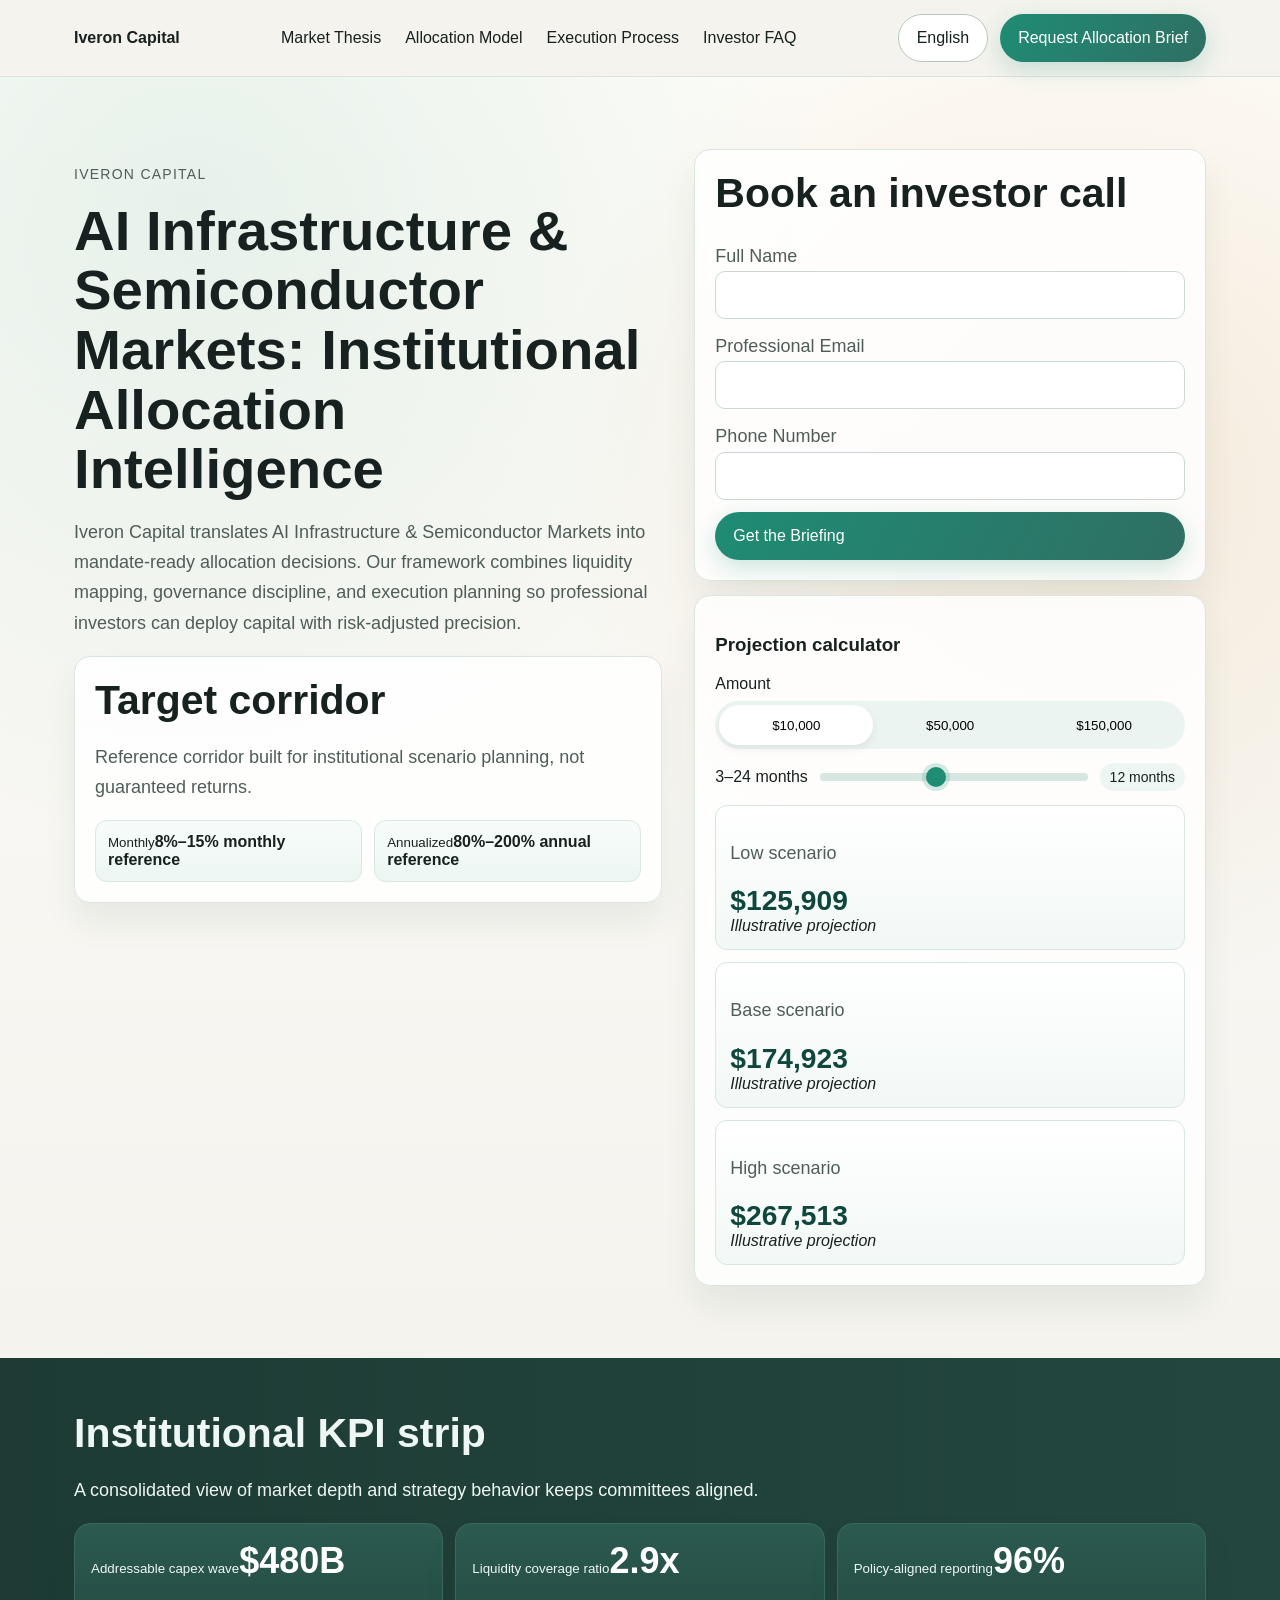
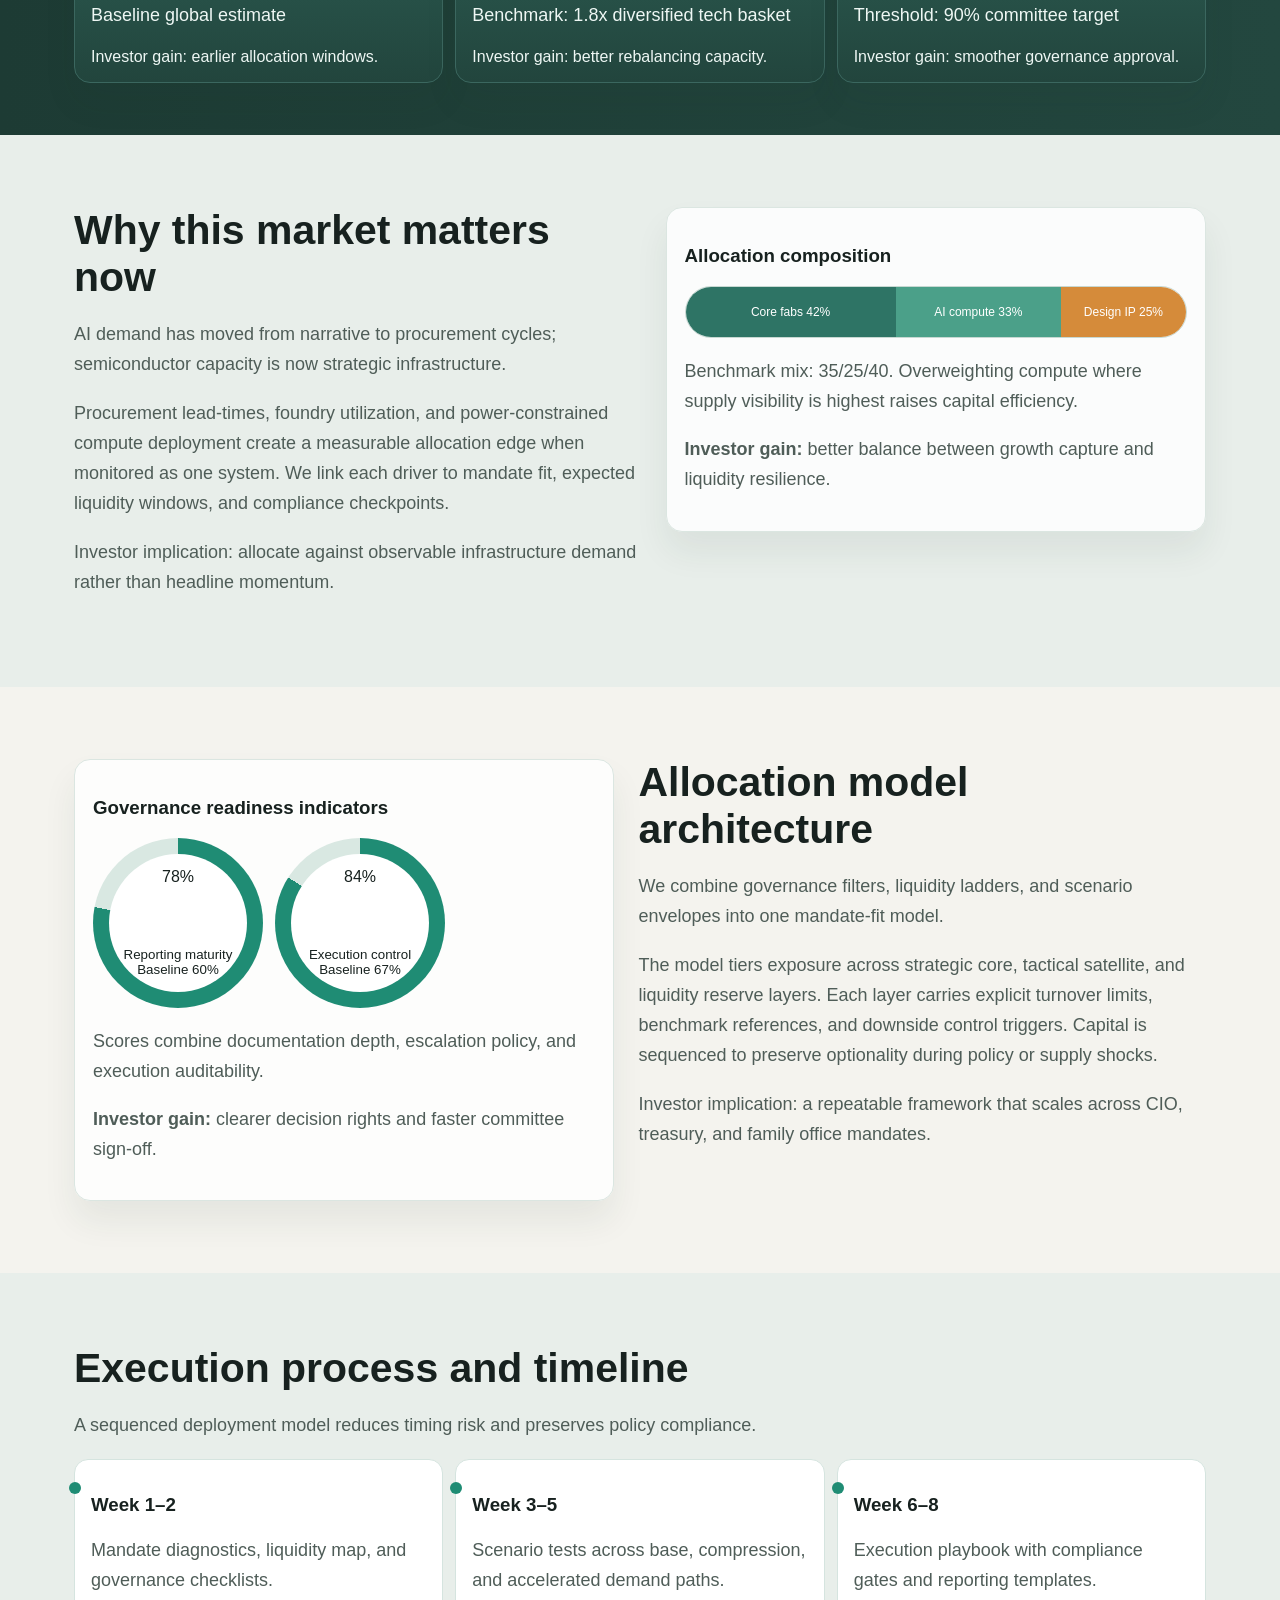
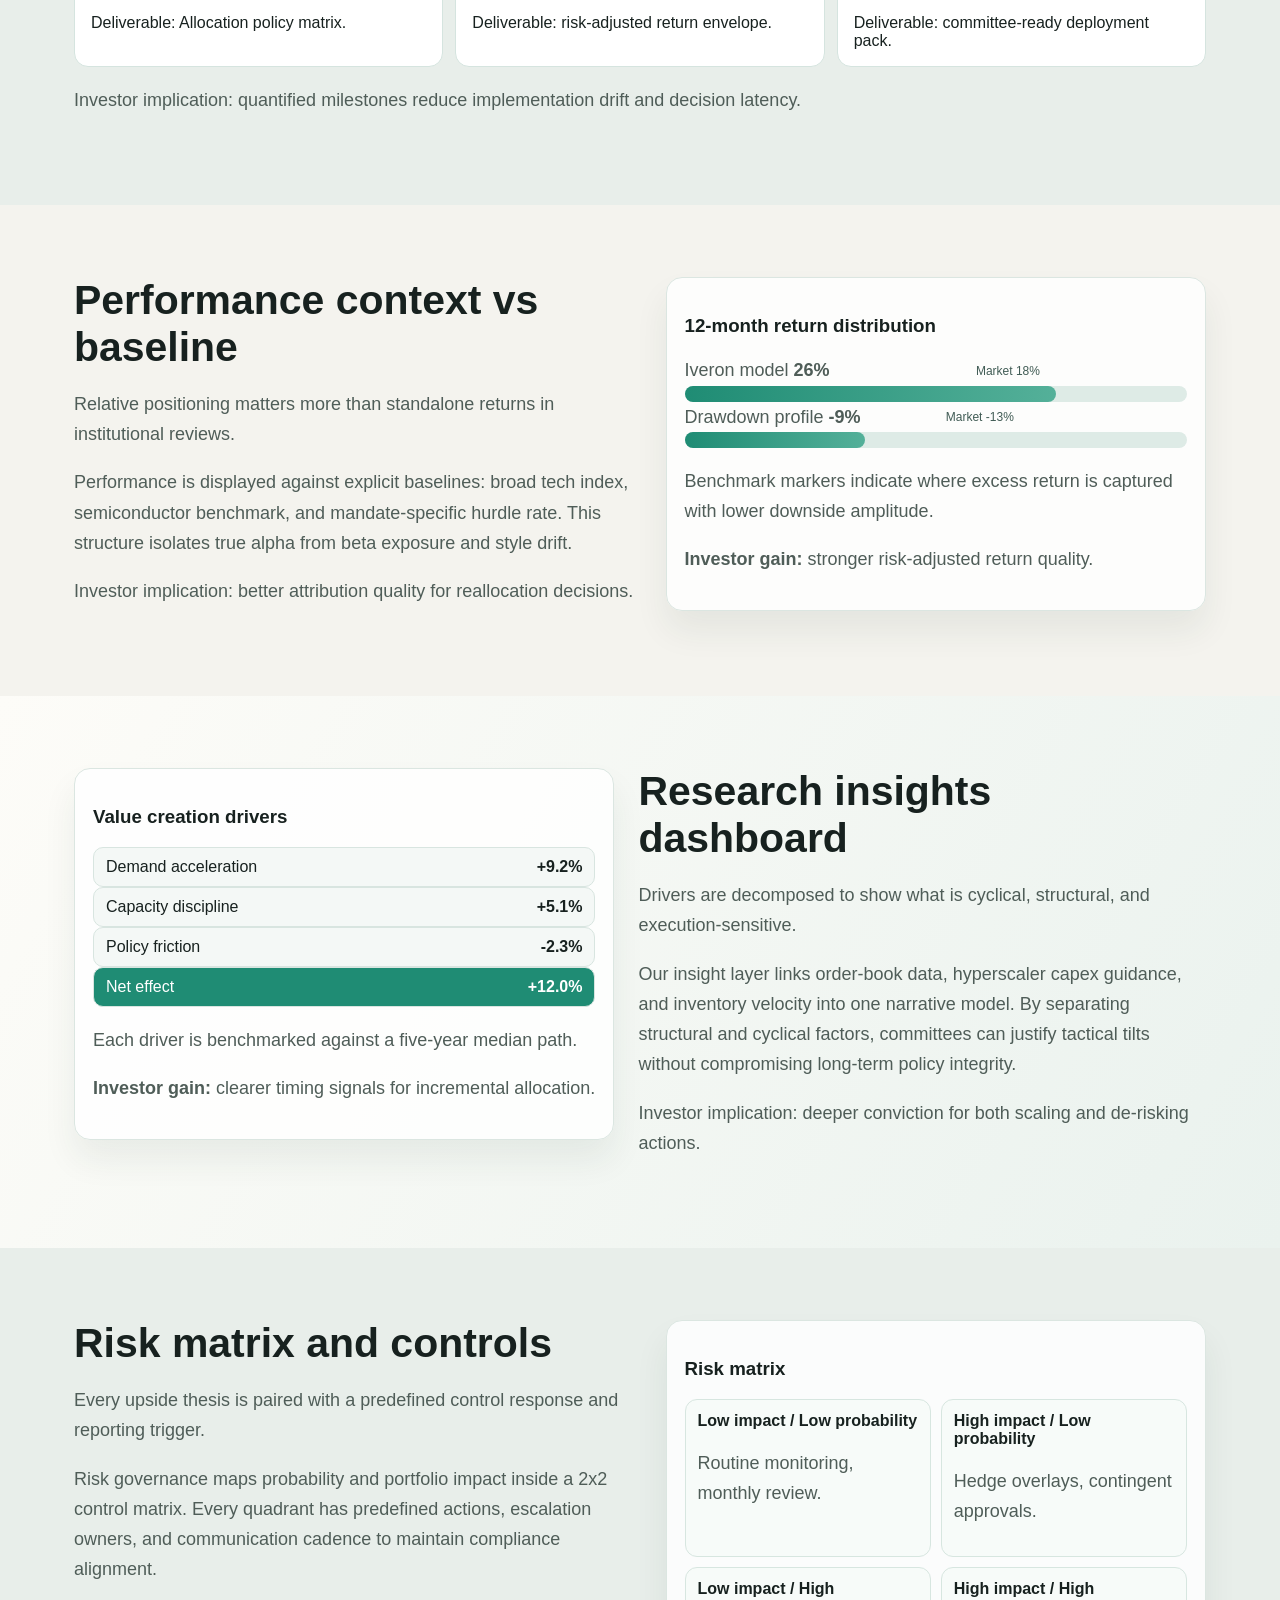
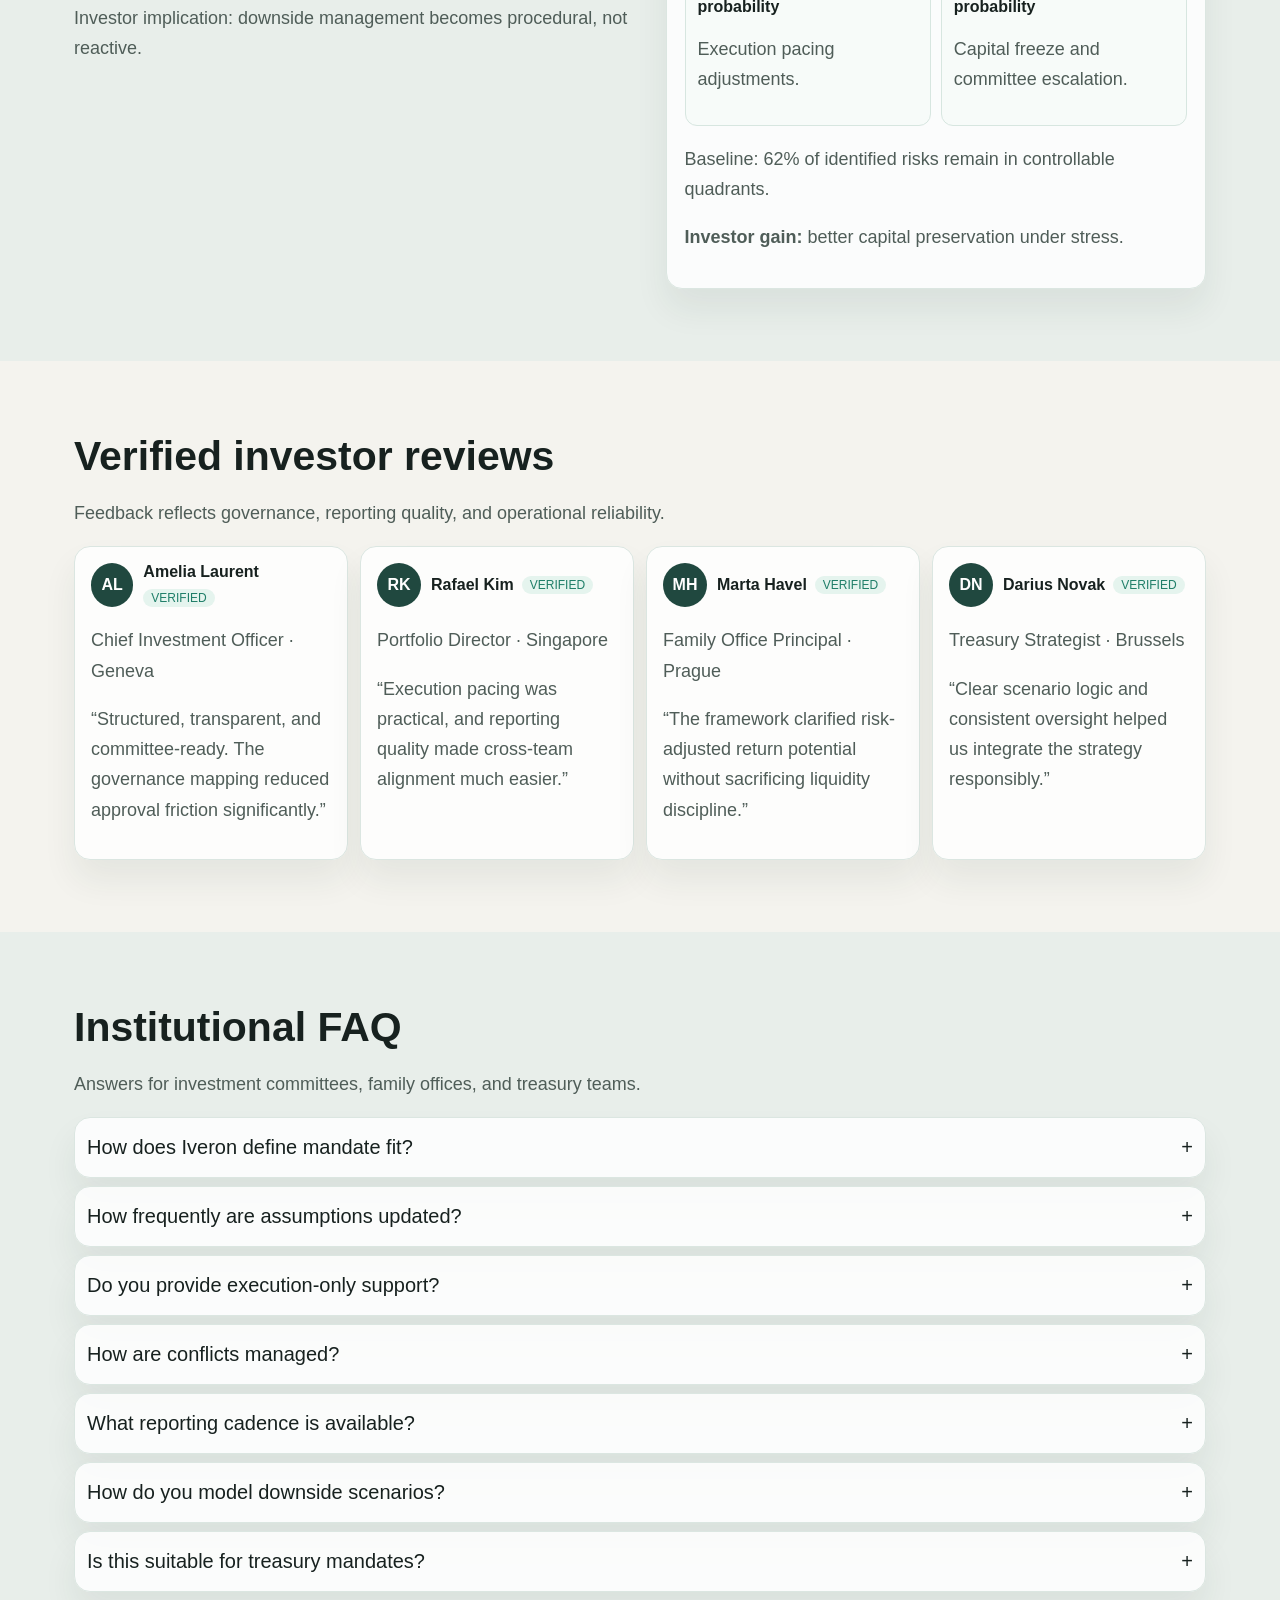
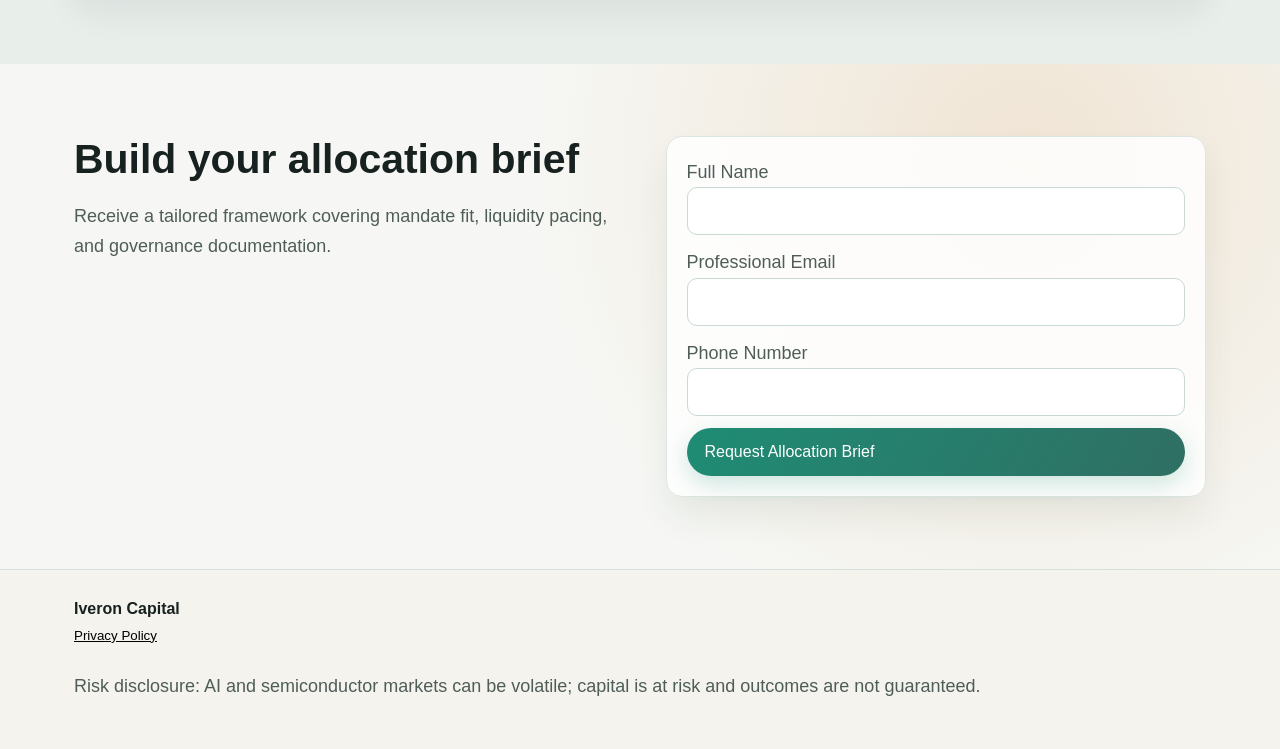
<file: index.html>
<!doctype html>
<html lang="en">
<head>
<meta charset="utf-8"><meta name="viewport" content="width=device-width,initial-scale=1">
<title>Iveron Capital | AI Infrastructure & Semiconductor Markets for Institutional Allocation</title>
<meta name="description" content="Iveron Capital delivers institutional research, allocation frameworks, and execution intelligence across AI Infrastructure & Semiconductor Markets.">
<link rel="canonical" href="https://iveroncapital.com/index.html">
<link rel="alternate" hreflang="en" href="https://iveroncapital.com/index.html">
<link rel="alternate" hreflang="de" href="https://iveroncapital.com/de/index.html">
<link rel="alternate" hreflang="fr" href="https://iveroncapital.com/fr/index.html">
<link rel="alternate" hreflang="es" href="https://iveroncapital.com/es/index.html">
<link rel="alternate" hreflang="it" href="https://iveroncapital.com/it/index.html">
<link rel="alternate" hreflang="tr" href="https://iveroncapital.com/tr/index.html">
<link rel="alternate" hreflang="pt" href="https://iveroncapital.com/pt/index.html">
<link rel="alternate" hreflang="ja" href="https://iveroncapital.com/jp/index.html">
<link rel="alternate" hreflang="sk" href="https://iveroncapital.com/sk/index.html">
<link rel="alternate" hreflang="en-BE" href="https://iveroncapital.com/be/index.html">
<link rel="alternate" hreflang="x-default" href="https://iveroncapital.com/index.html">
<meta property="og:title" content="Iveron Capital | AI Infrastructure & Semiconductor Markets for Institutional Allocation"><meta property="og:description" content="Iveron Capital delivers institutional research, allocation frameworks, and execution intelligence across AI Infrastructure & Semiconductor Markets."><meta property="og:type" content="website"><meta property="og:url" content="https://iveroncapital.com/index.html">
<meta name="twitter:card" content="summary_large_image"><meta name="twitter:title" content="Iveron Capital | AI Infrastructure & Semiconductor Markets for Institutional Allocation"><meta name="twitter:description" content="Iveron Capital delivers institutional research, allocation frameworks, and execution intelligence across AI Infrastructure & Semiconductor Markets.">
<link rel="stylesheet" href="assets/style.css">
<script type="application/ld+json">{"@context": "https://schema.org", "@graph": [{"@type": "Organization", "name": "Iveron Capital", "url": "https://iveroncapital.com", "sameAs": []}, {"@type": "WebSite", "name": "Iveron Capital", "url": "https://iveroncapital.com"}, {"@type": "FAQPage", "mainEntity": [{"@type": "Question", "name": "How does Iveron define mandate fit?", "acceptedAnswer": {"@type": "Answer", "text": "We map investment policy statements, liquidity constraints, and governance tolerances into explicit allocation bands before any execution recommendation is issued."}}, {"@type": "Question", "name": "How frequently are assumptions updated?", "acceptedAnswer": {"@type": "Answer", "text": "Core assumptions are refreshed monthly, while liquidity and event-risk overlays are updated intra-month when market structure changes."}}, {"@type": "Question", "name": "Do you provide execution-only support?", "acceptedAnswer": {"@type": "Answer", "text": "Yes. Institutions can request execution playbooks and reporting templates without adopting a full advisory engagement."}}, {"@type": "Question", "name": "How are conflicts managed?", "acceptedAnswer": {"@type": "Answer", "text": "Research, execution guidance, and reporting controls are separated through documented governance procedures and review logs."}}, {"@type": "Question", "name": "What reporting cadence is available?", "acceptedAnswer": {"@type": "Answer", "text": "Weekly tactical notes, monthly allocation dashboards, and quarterly committee packs are available in one reporting stack."}}, {"@type": "Question", "name": "How do you model downside scenarios?", "acceptedAnswer": {"@type": "Answer", "text": "We run stress pathways for valuation compression, supply-chain shocks, and policy dislocation, then attach control actions to each path."}}, {"@type": "Question", "name": "Is this suitable for treasury mandates?", "acceptedAnswer": {"@type": "Answer", "text": "Yes, when mandate language permits growth sleeves with defined liquidity rails and board-approved risk budgets."}}]}, {"@type": "Review", "author": {"@type": "Person", "name": "Amelia Laurent"}, "reviewBody": "Structured, transparent, and committee-ready. The governance mapping reduced approval friction significantly.", "reviewRating": {"@type": "Rating", "ratingValue": "5"}}, {"@type": "Review", "author": {"@type": "Person", "name": "Rafael Kim"}, "reviewBody": "Execution pacing was practical, and reporting quality made cross-team alignment much easier.", "reviewRating": {"@type": "Rating", "ratingValue": "5"}}, {"@type": "Review", "author": {"@type": "Person", "name": "Marta Havel"}, "reviewBody": "The framework clarified risk-adjusted return potential without sacrificing liquidity discipline.", "reviewRating": {"@type": "Rating", "ratingValue": "5"}}, {"@type": "Review", "author": {"@type": "Person", "name": "Darius Novak"}, "reviewBody": "Clear scenario logic and consistent oversight helped us integrate the strategy responsibly.", "reviewRating": {"@type": "Rating", "ratingValue": "5"}}]}</script>
<script defer src="assets/app.js"></script>
</head>
<body data-lang="en">
<header class="site-header"><div class="container header-wrap"><a class="brand" href="index.html">Iveron Capital</a><nav class="desktop-nav" aria-label="Primary"><a href="#market">Market Thesis</a><a href="#model">Allocation Model</a><a href="#process">Execution Process</a><a href="#faq">Investor FAQ</a></nav><div class="header-right"><div class="lang-dropdown"><button class="lang-trigger" aria-expanded="false">English</button><div class="lang-menu"><a href="index.html"><span class="flag"><svg viewBox='0 0 24 16' aria-hidden='true'><rect width='24' height='16' fill='#012169'/><path d='M0 0l24 16M24 0L0 16' stroke='#fff' stroke-width='3'/><path d='M0 0l24 16M24 0L0 16' stroke='#c8102e' stroke-width='1.5'/></svg></span>English</a>
<a href="de/index.html"><span class="flag"><svg viewBox='0 0 24 16'><rect width='8' height='16' fill='#000'/><rect x='8' width='8' height='16' fill='#dd0000'/><rect x='16' width='8' height='16' fill='#ffce00'/></svg></span>Deutsch</a>
<a href="fr/index.html"><span class="flag"><svg viewBox='0 0 24 16'><rect width='8' height='16' fill='#0055a4'/><rect x='8' width='8' height='16' fill='#fff'/><rect x='16' width='8' height='16' fill='#ef4135'/></svg></span>Français</a>
<a href="es/index.html"><span class="flag"><svg viewBox='0 0 24 16'><rect width='24' height='16' fill='#c60b1e'/><rect y='4' width='24' height='8' fill='#ffc400'/></svg></span>Español</a>
<a href="it/index.html"><span class="flag"><svg viewBox='0 0 24 16'><rect width='24' height='16' fill='#009246'/><rect x='8' width='8' height='16' fill='#fff'/><rect x='16' width='8' height='16' fill='#ce2b37'/></svg></span>Italiano</a>
<a href="tr/index.html"><span class="flag"><svg viewBox='0 0 24 16'><rect width='24' height='16' fill='#e30a17'/><circle cx='10' cy='8' r='4' fill='#fff'/></svg></span>Türkçe</a>
<a href="pt/index.html"><span class="flag"><svg viewBox='0 0 24 16'><rect width='24' height='16' fill='#006600'/><rect y='5' width='24' height='6' fill='#ff0000'/></svg></span>Português</a>
<a href="jp/index.html"><span class="flag"><svg viewBox='0 0 24 16'><rect width='24' height='16' fill='#fff'/><circle cx='12' cy='8' r='4' fill='#bc002d'/></svg></span>日本語</a>
<a href="sk/index.html"><span class="flag"><svg viewBox='0 0 24 16'><rect width='24' height='16' fill='#fff'/><rect y='6' width='24' height='4' fill='#0b4ea2'/><rect x='9' width='4' height='16' fill='#0b4ea2'/></svg></span>Slovenčina</a>
<a href="be/index.html"><span class="flag"><svg viewBox='0 0 24 16'><rect width='8' height='16' fill='#000'/><rect x='8' width='8' height='16' fill='#ffd90c'/><rect x='16' width='8' height='16' fill='#ef3340'/></svg></span>Belgium</a></div></div><a class="btn btn-primary" href="#lead-form-hero">Request Allocation Brief</a><button class="burger" aria-label="Open menu" aria-expanded="false"><span></span><span></span><span></span></button></div></div></header>
<div class="mobile-drawer" aria-hidden="true"><div class="drawer-panel"><button class="drawer-close" aria-label="Close menu">×</button><nav class="drawer-nav"><a href="#market">Market Thesis</a><a href="#model">Allocation Model</a><a href="#process">Execution Process</a><a href="#faq">Investor FAQ</a></nav><div class="lang-dropdown mobile"><button class="lang-trigger" aria-expanded="false">English</button><div class="lang-menu"><a href="index.html"><span class="flag"><svg viewBox='0 0 24 16' aria-hidden='true'><rect width='24' height='16' fill='#012169'/><path d='M0 0l24 16M24 0L0 16' stroke='#fff' stroke-width='3'/><path d='M0 0l24 16M24 0L0 16' stroke='#c8102e' stroke-width='1.5'/></svg></span>English</a>
<a href="de/index.html"><span class="flag"><svg viewBox='0 0 24 16'><rect width='8' height='16' fill='#000'/><rect x='8' width='8' height='16' fill='#dd0000'/><rect x='16' width='8' height='16' fill='#ffce00'/></svg></span>Deutsch</a>
<a href="fr/index.html"><span class="flag"><svg viewBox='0 0 24 16'><rect width='8' height='16' fill='#0055a4'/><rect x='8' width='8' height='16' fill='#fff'/><rect x='16' width='8' height='16' fill='#ef4135'/></svg></span>Français</a>
<a href="es/index.html"><span class="flag"><svg viewBox='0 0 24 16'><rect width='24' height='16' fill='#c60b1e'/><rect y='4' width='24' height='8' fill='#ffc400'/></svg></span>Español</a>
<a href="it/index.html"><span class="flag"><svg viewBox='0 0 24 16'><rect width='24' height='16' fill='#009246'/><rect x='8' width='8' height='16' fill='#fff'/><rect x='16' width='8' height='16' fill='#ce2b37'/></svg></span>Italiano</a>
<a href="tr/index.html"><span class="flag"><svg viewBox='0 0 24 16'><rect width='24' height='16' fill='#e30a17'/><circle cx='10' cy='8' r='4' fill='#fff'/></svg></span>Türkçe</a>
<a href="pt/index.html"><span class="flag"><svg viewBox='0 0 24 16'><rect width='24' height='16' fill='#006600'/><rect y='5' width='24' height='6' fill='#ff0000'/></svg></span>Português</a>
<a href="jp/index.html"><span class="flag"><svg viewBox='0 0 24 16'><rect width='24' height='16' fill='#fff'/><circle cx='12' cy='8' r='4' fill='#bc002d'/></svg></span>日本語</a>
<a href="sk/index.html"><span class="flag"><svg viewBox='0 0 24 16'><rect width='24' height='16' fill='#fff'/><rect y='6' width='24' height='4' fill='#0b4ea2'/><rect x='9' width='4' height='16' fill='#0b4ea2'/></svg></span>Slovenčina</a>
<a href="be/index.html"><span class="flag"><svg viewBox='0 0 24 16'><rect width='8' height='16' fill='#000'/><rect x='8' width='8' height='16' fill='#ffd90c'/><rect x='16' width='8' height='16' fill='#ef3340'/></svg></span>Belgium</a></div></div><a class="btn btn-primary" href="#lead-form-hero">Request Allocation Brief</a></div></div>
<main>
<section class="hero section-glow"><div class="container hero-grid"><div><p class="eyebrow">Iveron Capital</p><h1>AI Infrastructure & Semiconductor Markets: Institutional Allocation Intelligence</h1><p>Iveron Capital translates AI Infrastructure & Semiconductor Markets into mandate-ready allocation decisions. Our framework combines liquidity mapping, governance discipline, and execution planning so professional investors can deploy capital with risk-adjusted precision.</p><article class="target-card reveal"><h2>Target corridor</h2><p>Reference corridor built for institutional scenario planning, not guaranteed returns.</p><div class="target-values"><div><small>Monthly</small><strong>8%–15% monthly reference</strong></div><div><small>Annualized</small><strong>80%–200% annual reference</strong></div></div></article></div><div><form id="lead-form-hero" class="lead-form reveal"><h2>Book an investor call</h2><label>Full Name<input type="text" required></label><label>Professional Email<input type="email" required></label><label>Phone Number<input type="tel" required></label><button class="btn btn-primary" type="submit">Get the Briefing</button></form><section class="calculator reveal" aria-label="Projection calculator"><h3>Projection calculator</h3><div class="amount-rail"><span>Amount</span><div class="segmented" role="group"><button class="amt active" data-amount="10000">$10,000</button><button class="amt" data-amount="50000">$50,000</button><button class="amt" data-amount="150000">$150,000</button></div></div><div class="months-rail"><span>3–24 months</span><input id="months" type="range" min="3" max="24" value="12"><span id="months-pill">12 months</span></div><div class="results"><article class="result-card"><p>Low scenario</p><strong data-rate="0.08">$0</strong><em>Illustrative projection</em></article><article class="result-card"><p>Base scenario</p><strong data-rate="0.11">$0</strong><em>Illustrative projection</em></article><article class="result-card"><p>High scenario</p><strong data-rate="0.15">$0</strong><em>Illustrative projection</em></article></div></section></div></div></section>
<section class="kpi-strip"><div class="container"><h2>Institutional KPI strip</h2><p>A consolidated view of market depth and strategy behavior keeps committees aligned.</p><div class="kpi-grid"><article><small>Addressable capex wave</small><strong>$480B</strong><p>Baseline global estimate</p><span>Investor gain: earlier allocation windows.</span></article><article><small>Liquidity coverage ratio</small><strong>2.9x</strong><p>Benchmark: 1.8x diversified tech basket</p><span>Investor gain: better rebalancing capacity.</span></article><article><small>Policy-aligned reporting</small><strong>96%</strong><p>Threshold: 90% committee target</p><span>Investor gain: smoother governance approval.</span></article></div></div></section>
<section id="market" class="section alt"><div class="container split"><div><h2>Why this market matters now</h2><p>AI demand has moved from narrative to procurement cycles; semiconductor capacity is now strategic infrastructure.</p><p>Procurement lead-times, foundry utilization, and power-constrained compute deployment create a measurable allocation edge when monitored as one system. We link each driver to mandate fit, expected liquidity windows, and compliance checkpoints.</p><p class="implication">Investor implication: allocate against observable infrastructure demand rather than headline momentum.</p></div><div class="allocation-bars reveal"><h3>Allocation composition</h3><div class="stack" style="--a:42;--b:33;--c:25"><span>Core fabs 42%</span><span>AI compute 33%</span><span>Design IP 25%</span></div><p>Benchmark mix: 35/25/40. Overweighting compute where supply visibility is highest raises capital efficiency.</p><p><strong>Investor gain:</strong> better balance between growth capture and liquidity resilience.</p></div></div></section>
<section id="model" class="section"><div class="container split reverse"><div class="radials reveal"><h3>Governance readiness indicators</h3><div class="rings"><div class="ring" style="--p:78"><span>78%</span><small>Reporting maturity<br>Baseline 60%</small></div><div class="ring" style="--p:84"><span>84%</span><small>Execution control<br>Baseline 67%</small></div></div><p>Scores combine documentation depth, escalation policy, and execution auditability.</p><p><strong>Investor gain:</strong> clearer decision rights and faster committee sign-off.</p></div><div><h2>Allocation model architecture</h2><p>We combine governance filters, liquidity ladders, and scenario envelopes into one mandate-fit model.</p><p>The model tiers exposure across strategic core, tactical satellite, and liquidity reserve layers. Each layer carries explicit turnover limits, benchmark references, and downside control triggers. Capital is sequenced to preserve optionality during policy or supply shocks.</p><p class="implication">Investor implication: a repeatable framework that scales across CIO, treasury, and family office mandates.</p></div></div></section>
<section id="process" class="section alt"><div class="container"><h2>Execution process and timeline</h2><p>A sequenced deployment model reduces timing risk and preserves policy compliance.</p><div class="timeline reveal"><article><h3>Week 1–2</h3><p>Mandate diagnostics, liquidity map, and governance checklists.</p><span>Deliverable: Allocation policy matrix.</span></article><article><h3>Week 3–5</h3><p>Scenario tests across base, compression, and accelerated demand paths.</p><span>Deliverable: risk-adjusted return envelope.</span></article><article><h3>Week 6–8</h3><p>Execution playbook with compliance gates and reporting templates.</p><span>Deliverable: committee-ready deployment pack.</span></article></div><p class="implication">Investor implication: quantified milestones reduce implementation drift and decision latency.</p></div></section>
<section class="section"><div class="container split"><div><h2>Performance context vs baseline</h2><p>Relative positioning matters more than standalone returns in institutional reviews.</p><p>Performance is displayed against explicit baselines: broad tech index, semiconductor benchmark, and mandate-specific hurdle rate. This structure isolates true alpha from beta exposure and style drift.</p><p class="implication">Investor implication: better attribution quality for reallocation decisions.</p></div><div class="compare-bars reveal"><h3>12-month return distribution</h3><div><label>Iveron model <b>26%</b></label><div class="bar"><i style="width:74%"></i><u style="left:58%">Market 18%</u></div></div><div><label>Drawdown profile <b>-9%</b></label><div class="bar"><i style="width:36%"></i><u style="left:52%">Market -13%</u></div></div><p>Benchmark markers indicate where excess return is captured with lower downside amplitude.</p><p><strong>Investor gain:</strong> stronger risk-adjusted return quality.</p></div></div></section>
<section class="section mesh"><div class="container split reverse"><div class="waterfall reveal"><h3>Value creation drivers</h3><div class="wf-step"><span>Demand acceleration</span><b>+9.2%</b></div><div class="wf-step"><span>Capacity discipline</span><b>+5.1%</b></div><div class="wf-step"><span>Policy friction</span><b>-2.3%</b></div><div class="wf-step total"><span>Net effect</span><b>+12.0%</b></div><p>Each driver is benchmarked against a five-year median path.</p><p><strong>Investor gain:</strong> clearer timing signals for incremental allocation.</p></div><div><h2>Research insights dashboard</h2><p>Drivers are decomposed to show what is cyclical, structural, and execution-sensitive.</p><p>Our insight layer links order-book data, hyperscaler capex guidance, and inventory velocity into one narrative model. By separating structural and cyclical factors, committees can justify tactical tilts without compromising long-term policy integrity.</p><p class="implication">Investor implication: deeper conviction for both scaling and de-risking actions.</p></div></div></section>
<section class="section alt"><div class="container split"><div><h2>Risk matrix and controls</h2><p>Every upside thesis is paired with a predefined control response and reporting trigger.</p><p>Risk governance maps probability and portfolio impact inside a 2x2 control matrix. Every quadrant has predefined actions, escalation owners, and communication cadence to maintain compliance alignment.</p><p class="implication">Investor implication: downside management becomes procedural, not reactive.</p></div><div class="risk-matrix reveal"><h3>Risk matrix</h3><div class="matrix"><div><b>Low impact / Low probability</b><p>Routine monitoring, monthly review.</p></div><div><b>High impact / Low probability</b><p>Hedge overlays, contingent approvals.</p></div><div><b>Low impact / High probability</b><p>Execution pacing adjustments.</p></div><div><b>High impact / High probability</b><p>Capital freeze and committee escalation.</p></div></div><p>Baseline: 62% of identified risks remain in controllable quadrants.</p><p><strong>Investor gain:</strong> better capital preservation under stress.</p></div></div></section>
<section class="section"><div class="container"><h2>Verified investor reviews</h2><p>Feedback reflects governance, reporting quality, and operational reliability.</p><div class="reviews"><article class="review-card reveal"><div class="review-head"><div class="avatar">AL</div><div class="meta"><strong>Amelia Laurent</strong><span class="verified">VERIFIED</span></div></div><p class="title">Chief Investment Officer · Geneva</p><p>“Structured, transparent, and committee-ready. The governance mapping reduced approval friction significantly.”</p></article>
<article class="review-card reveal"><div class="review-head"><div class="avatar">RK</div><div class="meta"><strong>Rafael Kim</strong><span class="verified">VERIFIED</span></div></div><p class="title">Portfolio Director · Singapore</p><p>“Execution pacing was practical, and reporting quality made cross-team alignment much easier.”</p></article>
<article class="review-card reveal"><div class="review-head"><div class="avatar">MH</div><div class="meta"><strong>Marta Havel</strong><span class="verified">VERIFIED</span></div></div><p class="title">Family Office Principal · Prague</p><p>“The framework clarified risk-adjusted return potential without sacrificing liquidity discipline.”</p></article>
<article class="review-card reveal"><div class="review-head"><div class="avatar">DN</div><div class="meta"><strong>Darius Novak</strong><span class="verified">VERIFIED</span></div></div><p class="title">Treasury Strategist · Brussels</p><p>“Clear scenario logic and consistent oversight helped us integrate the strategy responsibly.”</p></article></div></div></section>
<section id="faq" class="section alt"><div class="container"><h2>Institutional FAQ</h2><p>Answers for investment committees, family offices, and treasury teams.</p><div class="faq"><div class="faq-item"><button class="faq-q" aria-expanded="false">How does Iveron define mandate fit?<span>+</span></button><div class="faq-a"><p>We map investment policy statements, liquidity constraints, and governance tolerances into explicit allocation bands before any execution recommendation is issued.</p></div></div>
<div class="faq-item"><button class="faq-q" aria-expanded="false">How frequently are assumptions updated?<span>+</span></button><div class="faq-a"><p>Core assumptions are refreshed monthly, while liquidity and event-risk overlays are updated intra-month when market structure changes.</p></div></div>
<div class="faq-item"><button class="faq-q" aria-expanded="false">Do you provide execution-only support?<span>+</span></button><div class="faq-a"><p>Yes. Institutions can request execution playbooks and reporting templates without adopting a full advisory engagement.</p></div></div>
<div class="faq-item"><button class="faq-q" aria-expanded="false">How are conflicts managed?<span>+</span></button><div class="faq-a"><p>Research, execution guidance, and reporting controls are separated through documented governance procedures and review logs.</p></div></div>
<div class="faq-item"><button class="faq-q" aria-expanded="false">What reporting cadence is available?<span>+</span></button><div class="faq-a"><p>Weekly tactical notes, monthly allocation dashboards, and quarterly committee packs are available in one reporting stack.</p></div></div>
<div class="faq-item"><button class="faq-q" aria-expanded="false">How do you model downside scenarios?<span>+</span></button><div class="faq-a"><p>We run stress pathways for valuation compression, supply-chain shocks, and policy dislocation, then attach control actions to each path.</p></div></div>
<div class="faq-item"><button class="faq-q" aria-expanded="false">Is this suitable for treasury mandates?<span>+</span></button><div class="faq-a"><p>Yes, when mandate language permits growth sleeves with defined liquidity rails and board-approved risk budgets.</p></div></div></div></div></section>
<section class="section final-cta"><div class="container split"><div><h2>Build your allocation brief</h2><p>Receive a tailored framework covering mandate fit, liquidity pacing, and governance documentation.</p></div><form class="lead-form"><label>Full Name<input type="text" required></label><label>Professional Email<input type="email" required></label><label>Phone Number<input type="tel" required></label><button class="btn btn-primary" type="submit">Request Allocation Brief</button></form></div></section>
</main>
<footer><div class="container foot"><strong>Iveron Capital</strong><button class="privacy-link" data-modal-open>Privacy Policy</button><p>Risk disclosure: AI and semiconductor markets can be volatile; capital is at risk and outcomes are not guaranteed.</p></div></footer>
<div class="modal" id="privacy-modal" aria-hidden="true"><div class="modal-box" role="dialog" aria-modal="true" aria-label="Privacy Policy"><button class="modal-x" data-modal-close aria-label="Close">×</button><h2>Privacy Policy</h2><div class="modal-body"><h3>Introduction</h3><p>Iveron Capital processes personal and professional contact information to provide institutional briefings and mandated communications.</p><h3>Data collection</h3><p>We collect name, business email, phone number, usage analytics, and request history submitted through website forms.</p><h3>Legal basis</h3><p>Processing relies on consent, legitimate interest for institutional communication, and compliance with regulatory obligations.</p><h3>Cookies</h3><p>Cookies support session continuity, language display preferences, and aggregated traffic analytics. You can manage browser preferences at any time.</p><h3>Retention</h3><p>Contact records are retained only as long as necessary for advisory inquiry handling, compliance logging, and legal recordkeeping duties.</p><h3>Third-party sharing</h3><p>Data may be shared with vetted service providers under confidentiality and data-processing agreements.</p><h3>Security</h3><p>We apply encryption in transit, role-based access control, audit logs, and regular security review procedures.</p><h3>User rights</h3><p>Users may request access, correction, deletion, restriction, and objection rights according to applicable law.</p><h3>International transfers</h3><p>Cross-border transfers use contractual safeguards and documented controls aligned with international data protection frameworks.</p><h3>Industry risk disclosure</h3><p>Market materials describe risk scenarios for AI infrastructure and semiconductor assets; they do not constitute guaranteed outcomes.</p><h3>Contact</h3><p>For privacy inquiries, contact privacy@iveroncapital.com.</p></div><div class="modal-footer"><button class="btn" data-modal-close>Close</button></div></div></div>
</body></html>
</file>
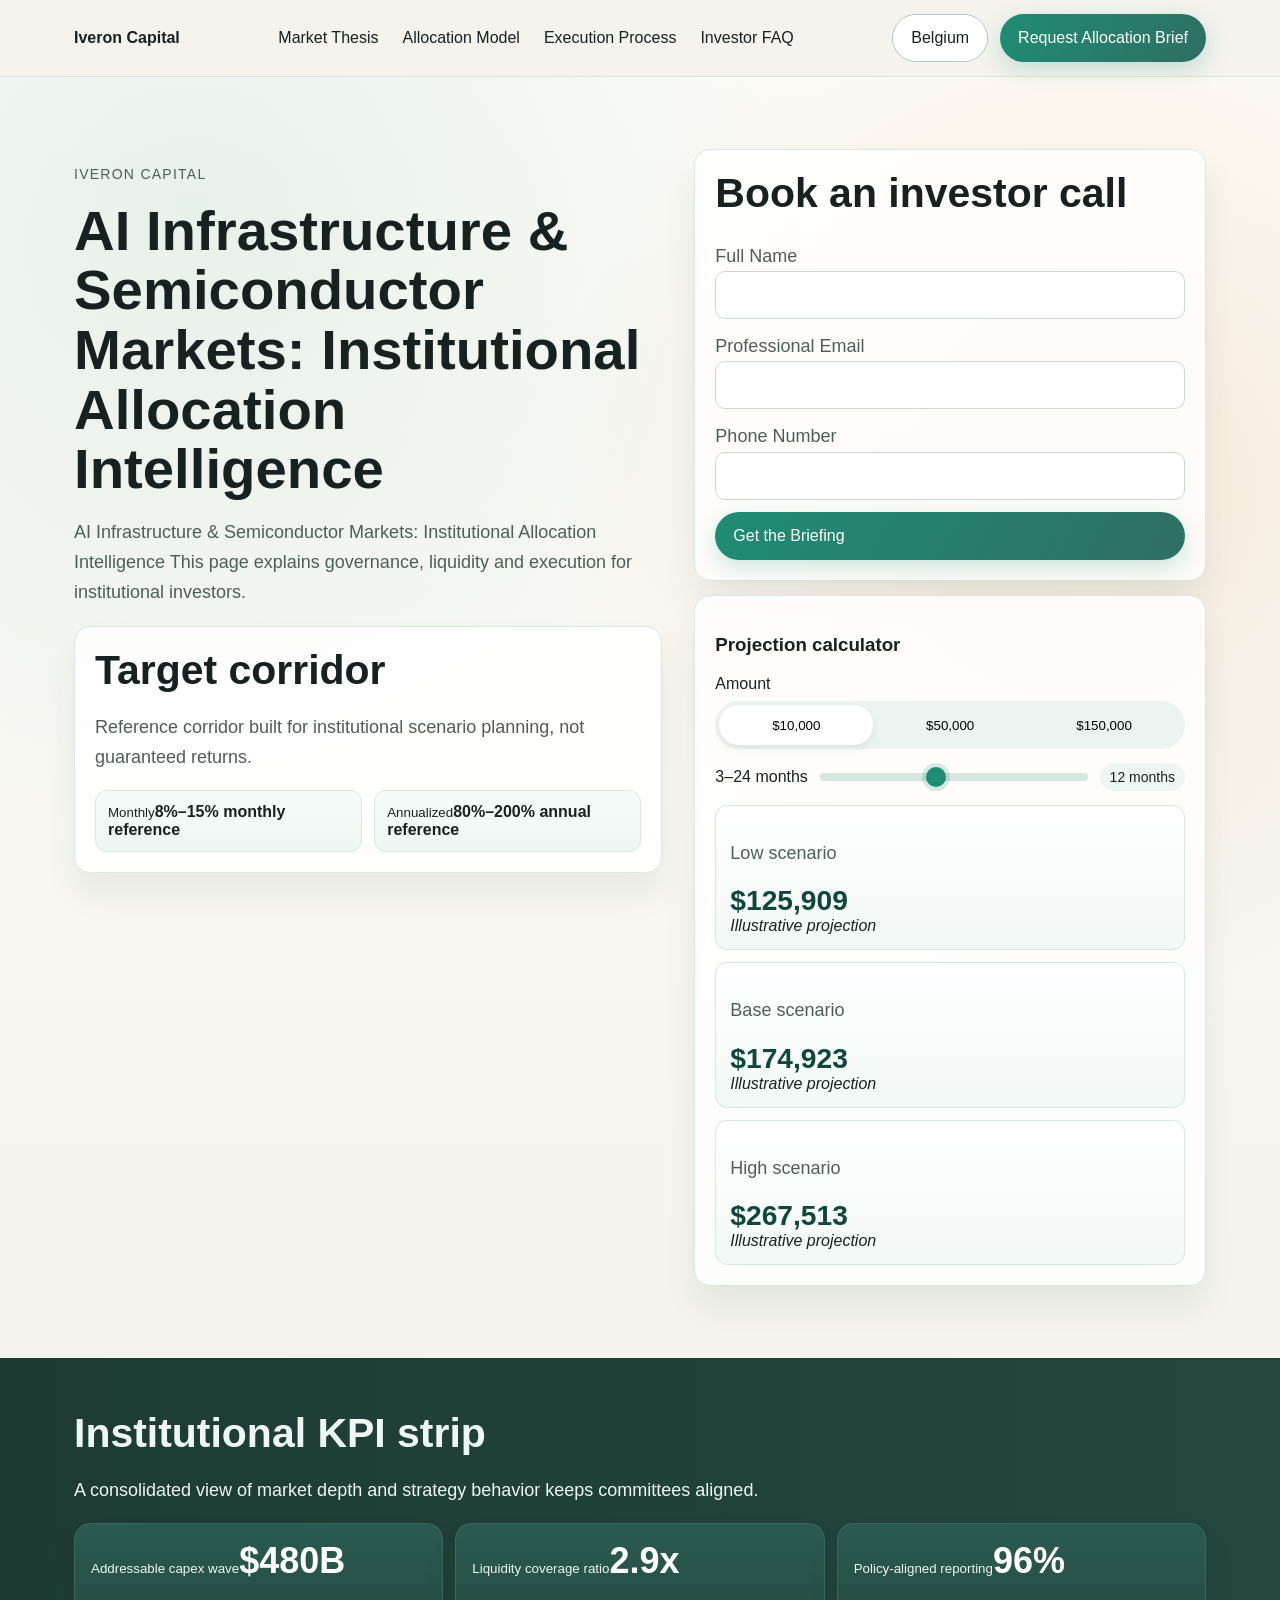
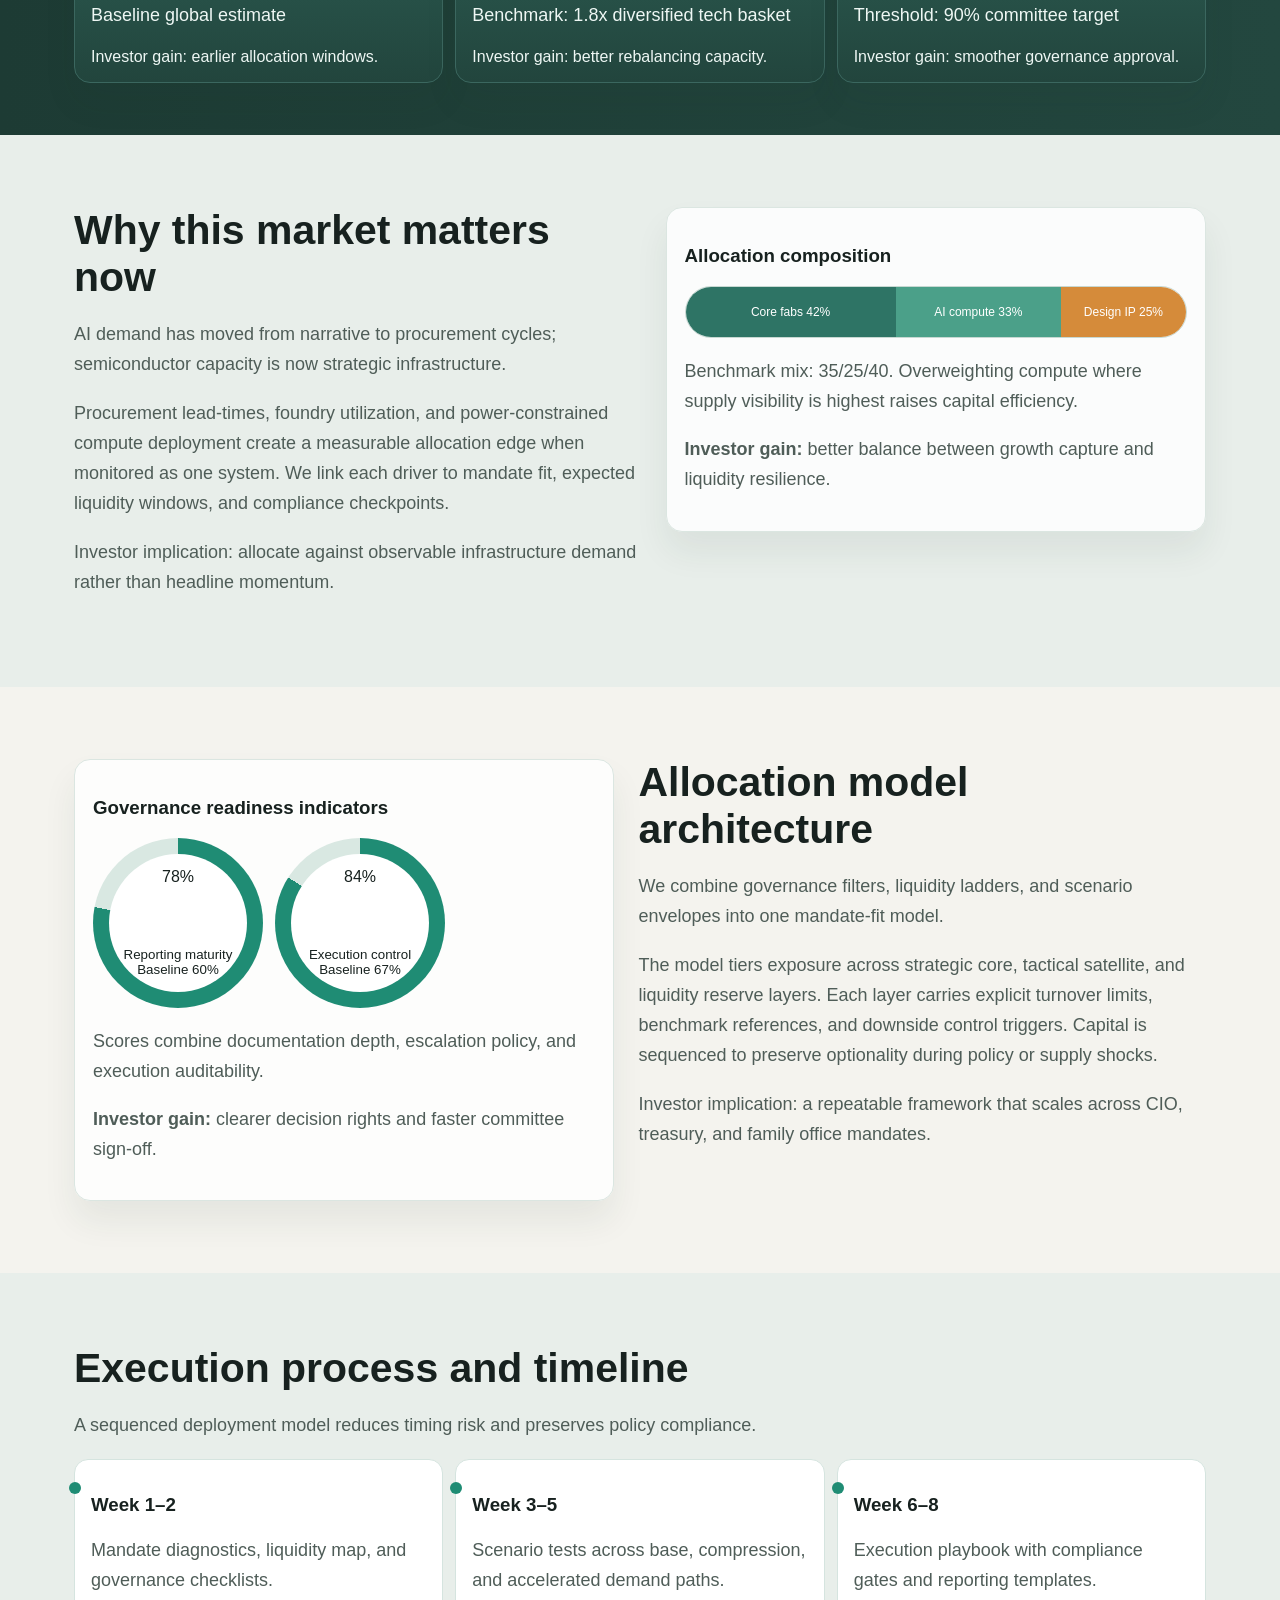
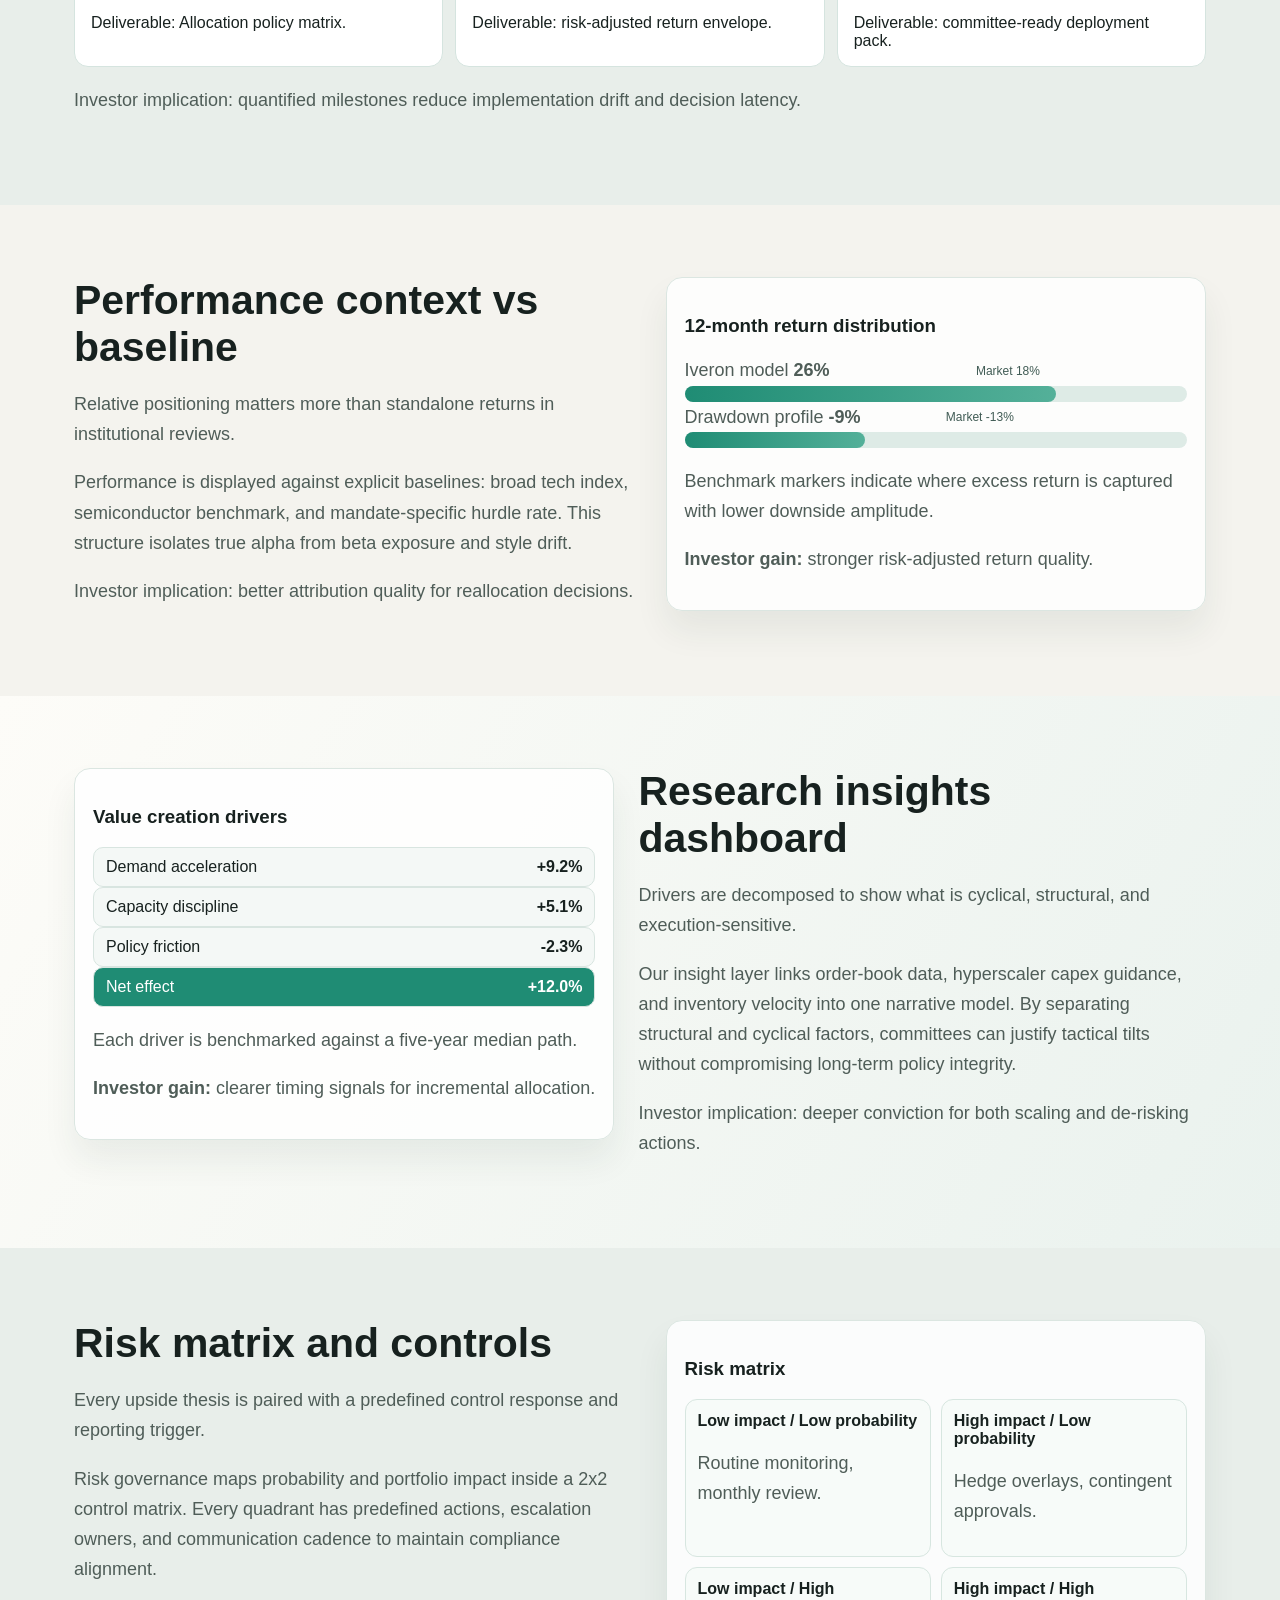
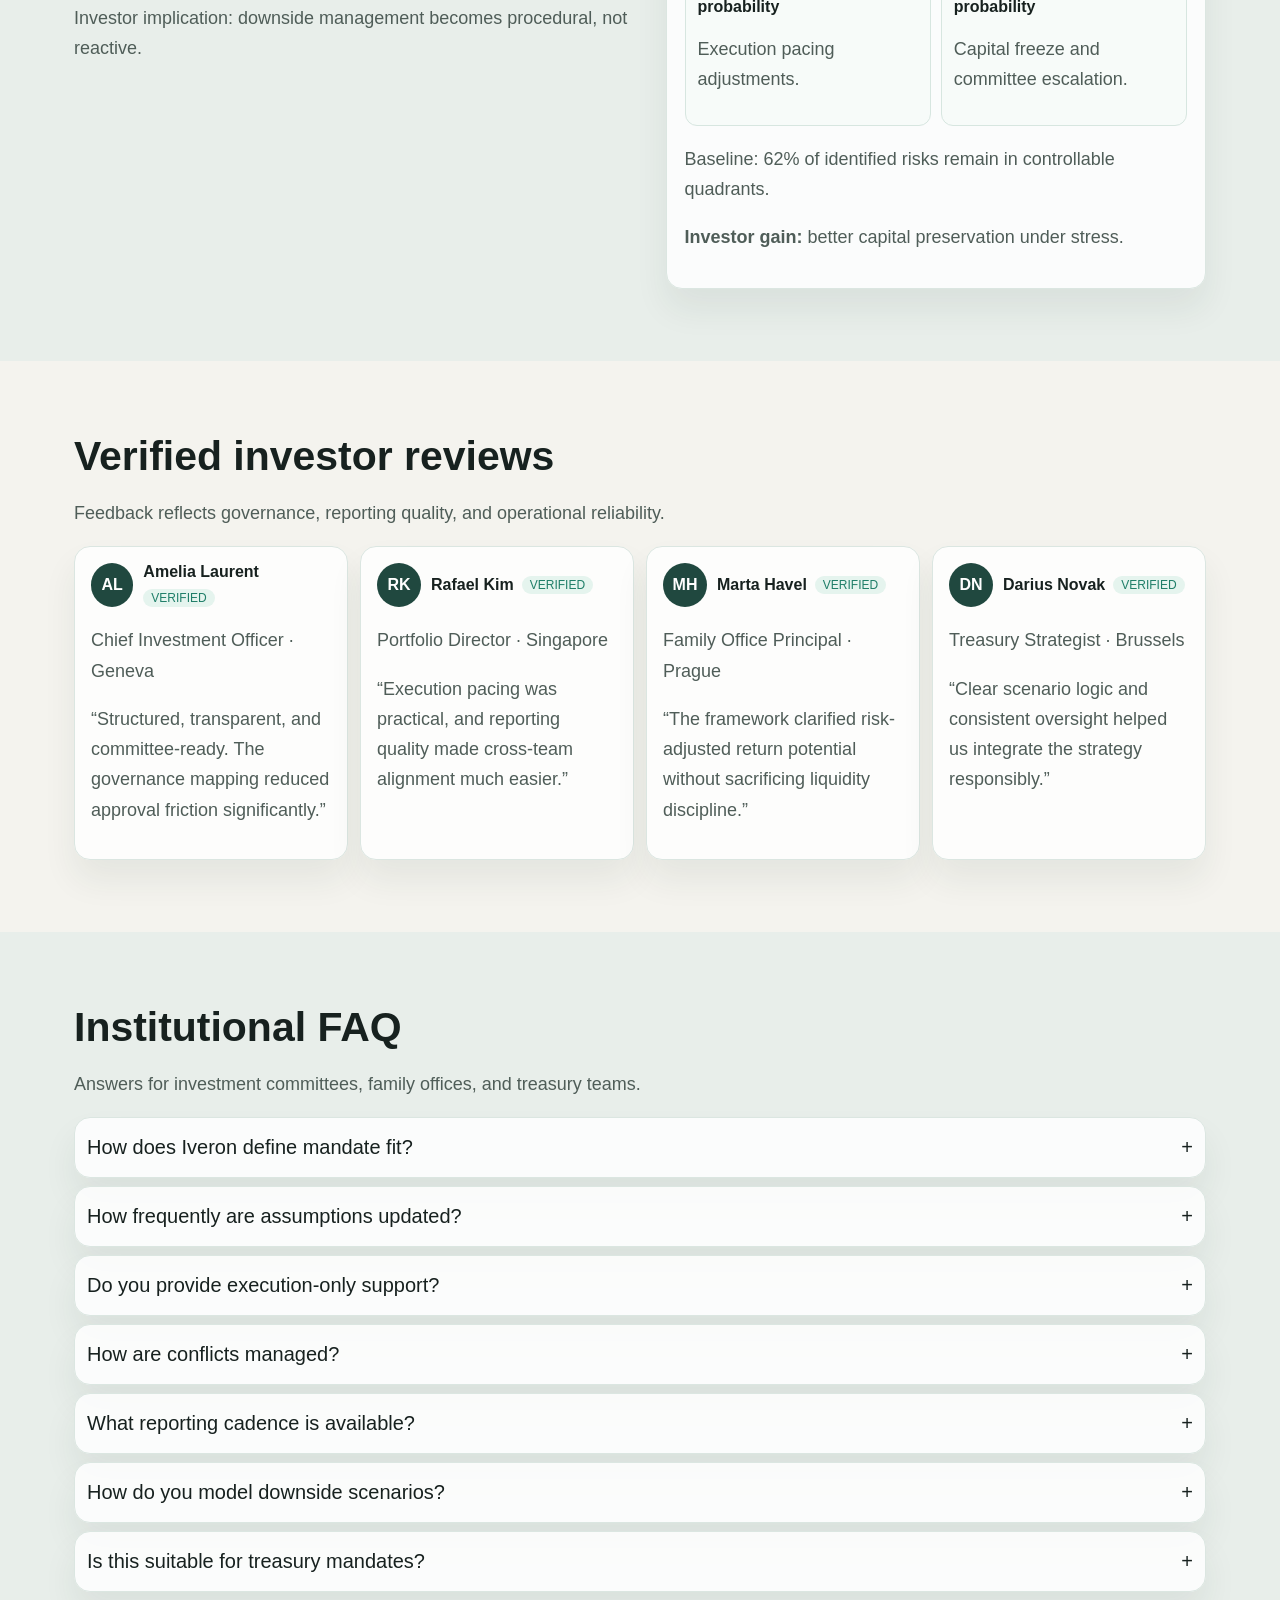
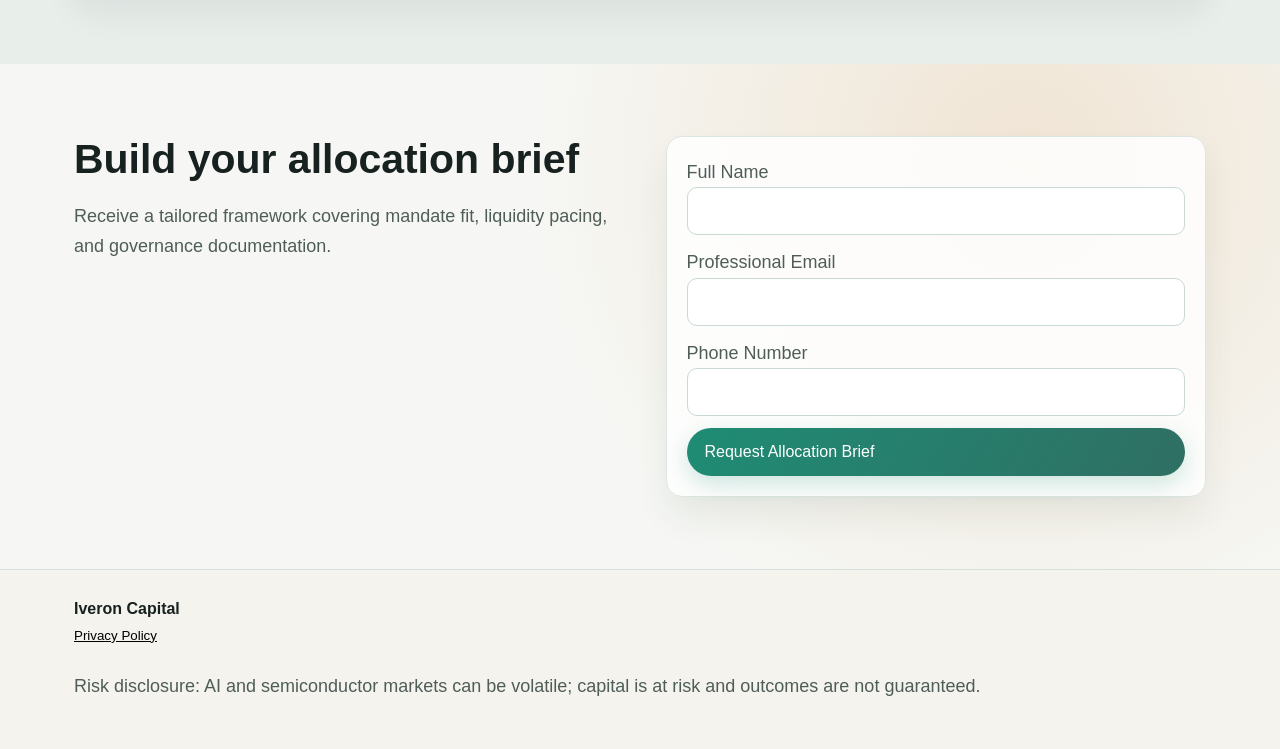
<file: be/index.html>
<!doctype html>
<html lang="en-BE">
<head>
<meta charset="utf-8"><meta name="viewport" content="width=device-width,initial-scale=1">
<title>Iveron Capital | Belgium | AI Infrastructure & Semiconductor Markets</title>
<meta name="description" content="Belgium page for institutional AI Infrastructure & Semiconductor Markets allocation insights by Iveron Capital.">
<link rel="canonical" href="https://iveroncapital.com/be/index.html">
<link rel="alternate" hreflang="en" href="https://iveroncapital.com/index.html">
<link rel="alternate" hreflang="de" href="https://iveroncapital.com/de/index.html">
<link rel="alternate" hreflang="fr" href="https://iveroncapital.com/fr/index.html">
<link rel="alternate" hreflang="es" href="https://iveroncapital.com/es/index.html">
<link rel="alternate" hreflang="it" href="https://iveroncapital.com/it/index.html">
<link rel="alternate" hreflang="tr" href="https://iveroncapital.com/tr/index.html">
<link rel="alternate" hreflang="pt" href="https://iveroncapital.com/pt/index.html">
<link rel="alternate" hreflang="ja" href="https://iveroncapital.com/jp/index.html">
<link rel="alternate" hreflang="sk" href="https://iveroncapital.com/sk/index.html">
<link rel="alternate" hreflang="en-BE" href="https://iveroncapital.com/be/index.html">
<link rel="alternate" hreflang="x-default" href="https://iveroncapital.com/index.html">
<meta property="og:title" content="Iveron Capital | Belgium | AI Infrastructure & Semiconductor Markets"><meta property="og:description" content="Belgium page for institutional AI Infrastructure & Semiconductor Markets allocation insights by Iveron Capital."><meta property="og:type" content="website"><meta property="og:url" content="https://iveroncapital.com/be/index.html">
<meta name="twitter:card" content="summary_large_image"><meta name="twitter:title" content="Iveron Capital | Belgium | AI Infrastructure & Semiconductor Markets"><meta name="twitter:description" content="Belgium page for institutional AI Infrastructure & Semiconductor Markets allocation insights by Iveron Capital.">
<link rel="stylesheet" href="../assets/style.css">
<script type="application/ld+json">{"@context": "https://schema.org", "@graph": [{"@type": "Organization", "name": "Iveron Capital", "url": "https://iveroncapital.com", "sameAs": []}, {"@type": "WebSite", "name": "Iveron Capital", "url": "https://iveroncapital.com"}, {"@type": "FAQPage", "mainEntity": [{"@type": "Question", "name": "How does Iveron define mandate fit?", "acceptedAnswer": {"@type": "Answer", "text": "We map investment policy statements, liquidity constraints, and governance tolerances into explicit allocation bands before any execution recommendation is issued."}}, {"@type": "Question", "name": "How frequently are assumptions updated?", "acceptedAnswer": {"@type": "Answer", "text": "Core assumptions are refreshed monthly, while liquidity and event-risk overlays are updated intra-month when market structure changes."}}, {"@type": "Question", "name": "Do you provide execution-only support?", "acceptedAnswer": {"@type": "Answer", "text": "Yes. Institutions can request execution playbooks and reporting templates without adopting a full advisory engagement."}}, {"@type": "Question", "name": "How are conflicts managed?", "acceptedAnswer": {"@type": "Answer", "text": "Research, execution guidance, and reporting controls are separated through documented governance procedures and review logs."}}, {"@type": "Question", "name": "What reporting cadence is available?", "acceptedAnswer": {"@type": "Answer", "text": "Weekly tactical notes, monthly allocation dashboards, and quarterly committee packs are available in one reporting stack."}}, {"@type": "Question", "name": "How do you model downside scenarios?", "acceptedAnswer": {"@type": "Answer", "text": "We run stress pathways for valuation compression, supply-chain shocks, and policy dislocation, then attach control actions to each path."}}, {"@type": "Question", "name": "Is this suitable for treasury mandates?", "acceptedAnswer": {"@type": "Answer", "text": "Yes, when mandate language permits growth sleeves with defined liquidity rails and board-approved risk budgets."}}]}, {"@type": "Review", "author": {"@type": "Person", "name": "Amelia Laurent"}, "reviewBody": "Structured, transparent, and committee-ready. The governance mapping reduced approval friction significantly.", "reviewRating": {"@type": "Rating", "ratingValue": "5"}}, {"@type": "Review", "author": {"@type": "Person", "name": "Rafael Kim"}, "reviewBody": "Execution pacing was practical, and reporting quality made cross-team alignment much easier.", "reviewRating": {"@type": "Rating", "ratingValue": "5"}}, {"@type": "Review", "author": {"@type": "Person", "name": "Marta Havel"}, "reviewBody": "The framework clarified risk-adjusted return potential without sacrificing liquidity discipline.", "reviewRating": {"@type": "Rating", "ratingValue": "5"}}, {"@type": "Review", "author": {"@type": "Person", "name": "Darius Novak"}, "reviewBody": "Clear scenario logic and consistent oversight helped us integrate the strategy responsibly.", "reviewRating": {"@type": "Rating", "ratingValue": "5"}}]}</script>
<script defer src="../assets/app.js"></script>
</head>
<body data-lang="be">
<header class="site-header"><div class="container header-wrap"><a class="brand" href="../index.html">Iveron Capital</a><nav class="desktop-nav" aria-label="Primary"><a href="#market">Market Thesis</a><a href="#model">Allocation Model</a><a href="#process">Execution Process</a><a href="#faq">Investor FAQ</a></nav><div class="header-right"><div class="lang-dropdown"><button class="lang-trigger" aria-expanded="false">Belgium</button><div class="lang-menu"><a href="../index.html"><span class="flag"><svg viewBox='0 0 24 16' aria-hidden='true'><rect width='24' height='16' fill='#012169'/><path d='M0 0l24 16M24 0L0 16' stroke='#fff' stroke-width='3'/><path d='M0 0l24 16M24 0L0 16' stroke='#c8102e' stroke-width='1.5'/></svg></span>English</a>
<a href="../de/index.html"><span class="flag"><svg viewBox='0 0 24 16'><rect width='8' height='16' fill='#000'/><rect x='8' width='8' height='16' fill='#dd0000'/><rect x='16' width='8' height='16' fill='#ffce00'/></svg></span>Deutsch</a>
<a href="../fr/index.html"><span class="flag"><svg viewBox='0 0 24 16'><rect width='8' height='16' fill='#0055a4'/><rect x='8' width='8' height='16' fill='#fff'/><rect x='16' width='8' height='16' fill='#ef4135'/></svg></span>Français</a>
<a href="../es/index.html"><span class="flag"><svg viewBox='0 0 24 16'><rect width='24' height='16' fill='#c60b1e'/><rect y='4' width='24' height='8' fill='#ffc400'/></svg></span>Español</a>
<a href="../it/index.html"><span class="flag"><svg viewBox='0 0 24 16'><rect width='24' height='16' fill='#009246'/><rect x='8' width='8' height='16' fill='#fff'/><rect x='16' width='8' height='16' fill='#ce2b37'/></svg></span>Italiano</a>
<a href="../tr/index.html"><span class="flag"><svg viewBox='0 0 24 16'><rect width='24' height='16' fill='#e30a17'/><circle cx='10' cy='8' r='4' fill='#fff'/></svg></span>Türkçe</a>
<a href="../pt/index.html"><span class="flag"><svg viewBox='0 0 24 16'><rect width='24' height='16' fill='#006600'/><rect y='5' width='24' height='6' fill='#ff0000'/></svg></span>Português</a>
<a href="../jp/index.html"><span class="flag"><svg viewBox='0 0 24 16'><rect width='24' height='16' fill='#fff'/><circle cx='12' cy='8' r='4' fill='#bc002d'/></svg></span>日本語</a>
<a href="../sk/index.html"><span class="flag"><svg viewBox='0 0 24 16'><rect width='24' height='16' fill='#fff'/><rect y='6' width='24' height='4' fill='#0b4ea2'/><rect x='9' width='4' height='16' fill='#0b4ea2'/></svg></span>Slovenčina</a>
<a href="../be/index.html"><span class="flag"><svg viewBox='0 0 24 16'><rect width='8' height='16' fill='#000'/><rect x='8' width='8' height='16' fill='#ffd90c'/><rect x='16' width='8' height='16' fill='#ef3340'/></svg></span>Belgium</a></div></div><a class="btn btn-primary" href="#lead-form-hero">Request Allocation Brief</a><button class="burger" aria-label="Open menu" aria-expanded="false"><span></span><span></span><span></span></button></div></div></header>
<div class="mobile-drawer" aria-hidden="true"><div class="drawer-panel"><button class="drawer-close" aria-label="Close menu">×</button><nav class="drawer-nav"><a href="#market">Market Thesis</a><a href="#model">Allocation Model</a><a href="#process">Execution Process</a><a href="#faq">Investor FAQ</a></nav><div class="lang-dropdown mobile"><button class="lang-trigger" aria-expanded="false">Belgium</button><div class="lang-menu"><a href="../index.html"><span class="flag"><svg viewBox='0 0 24 16' aria-hidden='true'><rect width='24' height='16' fill='#012169'/><path d='M0 0l24 16M24 0L0 16' stroke='#fff' stroke-width='3'/><path d='M0 0l24 16M24 0L0 16' stroke='#c8102e' stroke-width='1.5'/></svg></span>English</a>
<a href="../de/index.html"><span class="flag"><svg viewBox='0 0 24 16'><rect width='8' height='16' fill='#000'/><rect x='8' width='8' height='16' fill='#dd0000'/><rect x='16' width='8' height='16' fill='#ffce00'/></svg></span>Deutsch</a>
<a href="../fr/index.html"><span class="flag"><svg viewBox='0 0 24 16'><rect width='8' height='16' fill='#0055a4'/><rect x='8' width='8' height='16' fill='#fff'/><rect x='16' width='8' height='16' fill='#ef4135'/></svg></span>Français</a>
<a href="../es/index.html"><span class="flag"><svg viewBox='0 0 24 16'><rect width='24' height='16' fill='#c60b1e'/><rect y='4' width='24' height='8' fill='#ffc400'/></svg></span>Español</a>
<a href="../it/index.html"><span class="flag"><svg viewBox='0 0 24 16'><rect width='24' height='16' fill='#009246'/><rect x='8' width='8' height='16' fill='#fff'/><rect x='16' width='8' height='16' fill='#ce2b37'/></svg></span>Italiano</a>
<a href="../tr/index.html"><span class="flag"><svg viewBox='0 0 24 16'><rect width='24' height='16' fill='#e30a17'/><circle cx='10' cy='8' r='4' fill='#fff'/></svg></span>Türkçe</a>
<a href="../pt/index.html"><span class="flag"><svg viewBox='0 0 24 16'><rect width='24' height='16' fill='#006600'/><rect y='5' width='24' height='6' fill='#ff0000'/></svg></span>Português</a>
<a href="../jp/index.html"><span class="flag"><svg viewBox='0 0 24 16'><rect width='24' height='16' fill='#fff'/><circle cx='12' cy='8' r='4' fill='#bc002d'/></svg></span>日本語</a>
<a href="../sk/index.html"><span class="flag"><svg viewBox='0 0 24 16'><rect width='24' height='16' fill='#fff'/><rect y='6' width='24' height='4' fill='#0b4ea2'/><rect x='9' width='4' height='16' fill='#0b4ea2'/></svg></span>Slovenčina</a>
<a href="../be/index.html"><span class="flag"><svg viewBox='0 0 24 16'><rect width='8' height='16' fill='#000'/><rect x='8' width='8' height='16' fill='#ffd90c'/><rect x='16' width='8' height='16' fill='#ef3340'/></svg></span>Belgium</a></div></div><a class="btn btn-primary" href="#lead-form-hero">Request Allocation Brief</a></div></div>
<main>
<section class="hero section-glow"><div class="container hero-grid"><div><p class="eyebrow">Iveron Capital</p><h1>AI Infrastructure & Semiconductor Markets: Institutional Allocation Intelligence</h1><p>AI Infrastructure & Semiconductor Markets: Institutional Allocation Intelligence This page explains governance, liquidity and execution for institutional investors.</p><article class="target-card reveal"><h2>Target corridor</h2><p>Reference corridor built for institutional scenario planning, not guaranteed returns.</p><div class="target-values"><div><small>Monthly</small><strong>8%–15% monthly reference</strong></div><div><small>Annualized</small><strong>80%–200% annual reference</strong></div></div></article></div><div><form id="lead-form-hero" class="lead-form reveal"><h2>Book an investor call</h2><label>Full Name<input type="text" required></label><label>Professional Email<input type="email" required></label><label>Phone Number<input type="tel" required></label><button class="btn btn-primary" type="submit">Get the Briefing</button></form><section class="calculator reveal" aria-label="Projection calculator"><h3>Projection calculator</h3><div class="amount-rail"><span>Amount</span><div class="segmented" role="group"><button class="amt active" data-amount="10000">$10,000</button><button class="amt" data-amount="50000">$50,000</button><button class="amt" data-amount="150000">$150,000</button></div></div><div class="months-rail"><span>3–24 months</span><input id="months" type="range" min="3" max="24" value="12"><span id="months-pill">12 months</span></div><div class="results"><article class="result-card"><p>Low scenario</p><strong data-rate="0.08">$0</strong><em>Illustrative projection</em></article><article class="result-card"><p>Base scenario</p><strong data-rate="0.11">$0</strong><em>Illustrative projection</em></article><article class="result-card"><p>High scenario</p><strong data-rate="0.15">$0</strong><em>Illustrative projection</em></article></div></section></div></div></section>
<section class="kpi-strip"><div class="container"><h2>Institutional KPI strip</h2><p>A consolidated view of market depth and strategy behavior keeps committees aligned.</p><div class="kpi-grid"><article><small>Addressable capex wave</small><strong>$480B</strong><p>Baseline global estimate</p><span>Investor gain: earlier allocation windows.</span></article><article><small>Liquidity coverage ratio</small><strong>2.9x</strong><p>Benchmark: 1.8x diversified tech basket</p><span>Investor gain: better rebalancing capacity.</span></article><article><small>Policy-aligned reporting</small><strong>96%</strong><p>Threshold: 90% committee target</p><span>Investor gain: smoother governance approval.</span></article></div></div></section>
<section id="market" class="section alt"><div class="container split"><div><h2>Why this market matters now</h2><p>AI demand has moved from narrative to procurement cycles; semiconductor capacity is now strategic infrastructure.</p><p>Procurement lead-times, foundry utilization, and power-constrained compute deployment create a measurable allocation edge when monitored as one system. We link each driver to mandate fit, expected liquidity windows, and compliance checkpoints.</p><p class="implication">Investor implication: allocate against observable infrastructure demand rather than headline momentum.</p></div><div class="allocation-bars reveal"><h3>Allocation composition</h3><div class="stack" style="--a:42;--b:33;--c:25"><span>Core fabs 42%</span><span>AI compute 33%</span><span>Design IP 25%</span></div><p>Benchmark mix: 35/25/40. Overweighting compute where supply visibility is highest raises capital efficiency.</p><p><strong>Investor gain:</strong> better balance between growth capture and liquidity resilience.</p></div></div></section>
<section id="model" class="section"><div class="container split reverse"><div class="radials reveal"><h3>Governance readiness indicators</h3><div class="rings"><div class="ring" style="--p:78"><span>78%</span><small>Reporting maturity<br>Baseline 60%</small></div><div class="ring" style="--p:84"><span>84%</span><small>Execution control<br>Baseline 67%</small></div></div><p>Scores combine documentation depth, escalation policy, and execution auditability.</p><p><strong>Investor gain:</strong> clearer decision rights and faster committee sign-off.</p></div><div><h2>Allocation model architecture</h2><p>We combine governance filters, liquidity ladders, and scenario envelopes into one mandate-fit model.</p><p>The model tiers exposure across strategic core, tactical satellite, and liquidity reserve layers. Each layer carries explicit turnover limits, benchmark references, and downside control triggers. Capital is sequenced to preserve optionality during policy or supply shocks.</p><p class="implication">Investor implication: a repeatable framework that scales across CIO, treasury, and family office mandates.</p></div></div></section>
<section id="process" class="section alt"><div class="container"><h2>Execution process and timeline</h2><p>A sequenced deployment model reduces timing risk and preserves policy compliance.</p><div class="timeline reveal"><article><h3>Week 1–2</h3><p>Mandate diagnostics, liquidity map, and governance checklists.</p><span>Deliverable: Allocation policy matrix.</span></article><article><h3>Week 3–5</h3><p>Scenario tests across base, compression, and accelerated demand paths.</p><span>Deliverable: risk-adjusted return envelope.</span></article><article><h3>Week 6–8</h3><p>Execution playbook with compliance gates and reporting templates.</p><span>Deliverable: committee-ready deployment pack.</span></article></div><p class="implication">Investor implication: quantified milestones reduce implementation drift and decision latency.</p></div></section>
<section class="section"><div class="container split"><div><h2>Performance context vs baseline</h2><p>Relative positioning matters more than standalone returns in institutional reviews.</p><p>Performance is displayed against explicit baselines: broad tech index, semiconductor benchmark, and mandate-specific hurdle rate. This structure isolates true alpha from beta exposure and style drift.</p><p class="implication">Investor implication: better attribution quality for reallocation decisions.</p></div><div class="compare-bars reveal"><h3>12-month return distribution</h3><div><label>Iveron model <b>26%</b></label><div class="bar"><i style="width:74%"></i><u style="left:58%">Market 18%</u></div></div><div><label>Drawdown profile <b>-9%</b></label><div class="bar"><i style="width:36%"></i><u style="left:52%">Market -13%</u></div></div><p>Benchmark markers indicate where excess return is captured with lower downside amplitude.</p><p><strong>Investor gain:</strong> stronger risk-adjusted return quality.</p></div></div></section>
<section class="section mesh"><div class="container split reverse"><div class="waterfall reveal"><h3>Value creation drivers</h3><div class="wf-step"><span>Demand acceleration</span><b>+9.2%</b></div><div class="wf-step"><span>Capacity discipline</span><b>+5.1%</b></div><div class="wf-step"><span>Policy friction</span><b>-2.3%</b></div><div class="wf-step total"><span>Net effect</span><b>+12.0%</b></div><p>Each driver is benchmarked against a five-year median path.</p><p><strong>Investor gain:</strong> clearer timing signals for incremental allocation.</p></div><div><h2>Research insights dashboard</h2><p>Drivers are decomposed to show what is cyclical, structural, and execution-sensitive.</p><p>Our insight layer links order-book data, hyperscaler capex guidance, and inventory velocity into one narrative model. By separating structural and cyclical factors, committees can justify tactical tilts without compromising long-term policy integrity.</p><p class="implication">Investor implication: deeper conviction for both scaling and de-risking actions.</p></div></div></section>
<section class="section alt"><div class="container split"><div><h2>Risk matrix and controls</h2><p>Every upside thesis is paired with a predefined control response and reporting trigger.</p><p>Risk governance maps probability and portfolio impact inside a 2x2 control matrix. Every quadrant has predefined actions, escalation owners, and communication cadence to maintain compliance alignment.</p><p class="implication">Investor implication: downside management becomes procedural, not reactive.</p></div><div class="risk-matrix reveal"><h3>Risk matrix</h3><div class="matrix"><div><b>Low impact / Low probability</b><p>Routine monitoring, monthly review.</p></div><div><b>High impact / Low probability</b><p>Hedge overlays, contingent approvals.</p></div><div><b>Low impact / High probability</b><p>Execution pacing adjustments.</p></div><div><b>High impact / High probability</b><p>Capital freeze and committee escalation.</p></div></div><p>Baseline: 62% of identified risks remain in controllable quadrants.</p><p><strong>Investor gain:</strong> better capital preservation under stress.</p></div></div></section>
<section class="section"><div class="container"><h2>Verified investor reviews</h2><p>Feedback reflects governance, reporting quality, and operational reliability.</p><div class="reviews"><article class="review-card reveal"><div class="review-head"><div class="avatar">AL</div><div class="meta"><strong>Amelia Laurent</strong><span class="verified">VERIFIED</span></div></div><p class="title">Chief Investment Officer · Geneva</p><p>“Structured, transparent, and committee-ready. The governance mapping reduced approval friction significantly.”</p></article>
<article class="review-card reveal"><div class="review-head"><div class="avatar">RK</div><div class="meta"><strong>Rafael Kim</strong><span class="verified">VERIFIED</span></div></div><p class="title">Portfolio Director · Singapore</p><p>“Execution pacing was practical, and reporting quality made cross-team alignment much easier.”</p></article>
<article class="review-card reveal"><div class="review-head"><div class="avatar">MH</div><div class="meta"><strong>Marta Havel</strong><span class="verified">VERIFIED</span></div></div><p class="title">Family Office Principal · Prague</p><p>“The framework clarified risk-adjusted return potential without sacrificing liquidity discipline.”</p></article>
<article class="review-card reveal"><div class="review-head"><div class="avatar">DN</div><div class="meta"><strong>Darius Novak</strong><span class="verified">VERIFIED</span></div></div><p class="title">Treasury Strategist · Brussels</p><p>“Clear scenario logic and consistent oversight helped us integrate the strategy responsibly.”</p></article></div></div></section>
<section id="faq" class="section alt"><div class="container"><h2>Institutional FAQ</h2><p>Answers for investment committees, family offices, and treasury teams.</p><div class="faq"><div class="faq-item"><button class="faq-q" aria-expanded="false">How does Iveron define mandate fit?<span>+</span></button><div class="faq-a"><p>We map investment policy statements, liquidity constraints, and governance tolerances into explicit allocation bands before any execution recommendation is issued.</p></div></div>
<div class="faq-item"><button class="faq-q" aria-expanded="false">How frequently are assumptions updated?<span>+</span></button><div class="faq-a"><p>Core assumptions are refreshed monthly, while liquidity and event-risk overlays are updated intra-month when market structure changes.</p></div></div>
<div class="faq-item"><button class="faq-q" aria-expanded="false">Do you provide execution-only support?<span>+</span></button><div class="faq-a"><p>Yes. Institutions can request execution playbooks and reporting templates without adopting a full advisory engagement.</p></div></div>
<div class="faq-item"><button class="faq-q" aria-expanded="false">How are conflicts managed?<span>+</span></button><div class="faq-a"><p>Research, execution guidance, and reporting controls are separated through documented governance procedures and review logs.</p></div></div>
<div class="faq-item"><button class="faq-q" aria-expanded="false">What reporting cadence is available?<span>+</span></button><div class="faq-a"><p>Weekly tactical notes, monthly allocation dashboards, and quarterly committee packs are available in one reporting stack.</p></div></div>
<div class="faq-item"><button class="faq-q" aria-expanded="false">How do you model downside scenarios?<span>+</span></button><div class="faq-a"><p>We run stress pathways for valuation compression, supply-chain shocks, and policy dislocation, then attach control actions to each path.</p></div></div>
<div class="faq-item"><button class="faq-q" aria-expanded="false">Is this suitable for treasury mandates?<span>+</span></button><div class="faq-a"><p>Yes, when mandate language permits growth sleeves with defined liquidity rails and board-approved risk budgets.</p></div></div></div></div></section>
<section class="section final-cta"><div class="container split"><div><h2>Build your allocation brief</h2><p>Receive a tailored framework covering mandate fit, liquidity pacing, and governance documentation.</p></div><form class="lead-form"><label>Full Name<input type="text" required></label><label>Professional Email<input type="email" required></label><label>Phone Number<input type="tel" required></label><button class="btn btn-primary" type="submit">Request Allocation Brief</button></form></div></section>
</main>
<footer><div class="container foot"><strong>Iveron Capital</strong><button class="privacy-link" data-modal-open>Privacy Policy</button><p>Risk disclosure: AI and semiconductor markets can be volatile; capital is at risk and outcomes are not guaranteed.</p></div></footer>
<div class="modal" id="privacy-modal" aria-hidden="true"><div class="modal-box" role="dialog" aria-modal="true" aria-label="Privacy Policy"><button class="modal-x" data-modal-close aria-label="Close">×</button><h2>Privacy Policy</h2><div class="modal-body"><h3>Introduction</h3><p>Iveron Capital processes personal and professional contact information to provide institutional briefings and mandated communications.</p><h3>Data collection</h3><p>We collect name, business email, phone number, usage analytics, and request history submitted through website forms.</p><h3>Legal basis</h3><p>Processing relies on consent, legitimate interest for institutional communication, and compliance with regulatory obligations.</p><h3>Cookies</h3><p>Cookies support session continuity, language display preferences, and aggregated traffic analytics. You can manage browser preferences at any time.</p><h3>Retention</h3><p>Contact records are retained only as long as necessary for advisory inquiry handling, compliance logging, and legal recordkeeping duties.</p><h3>Third-party sharing</h3><p>Data may be shared with vetted service providers under confidentiality and data-processing agreements.</p><h3>Security</h3><p>We apply encryption in transit, role-based access control, audit logs, and regular security review procedures.</p><h3>User rights</h3><p>Users may request access, correction, deletion, restriction, and objection rights according to applicable law.</p><h3>International transfers</h3><p>Cross-border transfers use contractual safeguards and documented controls aligned with international data protection frameworks.</p><h3>Industry risk disclosure</h3><p>Market materials describe risk scenarios for AI infrastructure and semiconductor assets; they do not constitute guaranteed outcomes.</p><h3>Contact</h3><p>For privacy inquiries, contact privacy@iveroncapital.com.</p></div><div class="modal-footer"><button class="btn" data-modal-close>Close</button></div></div></div>
</body></html>
</file>
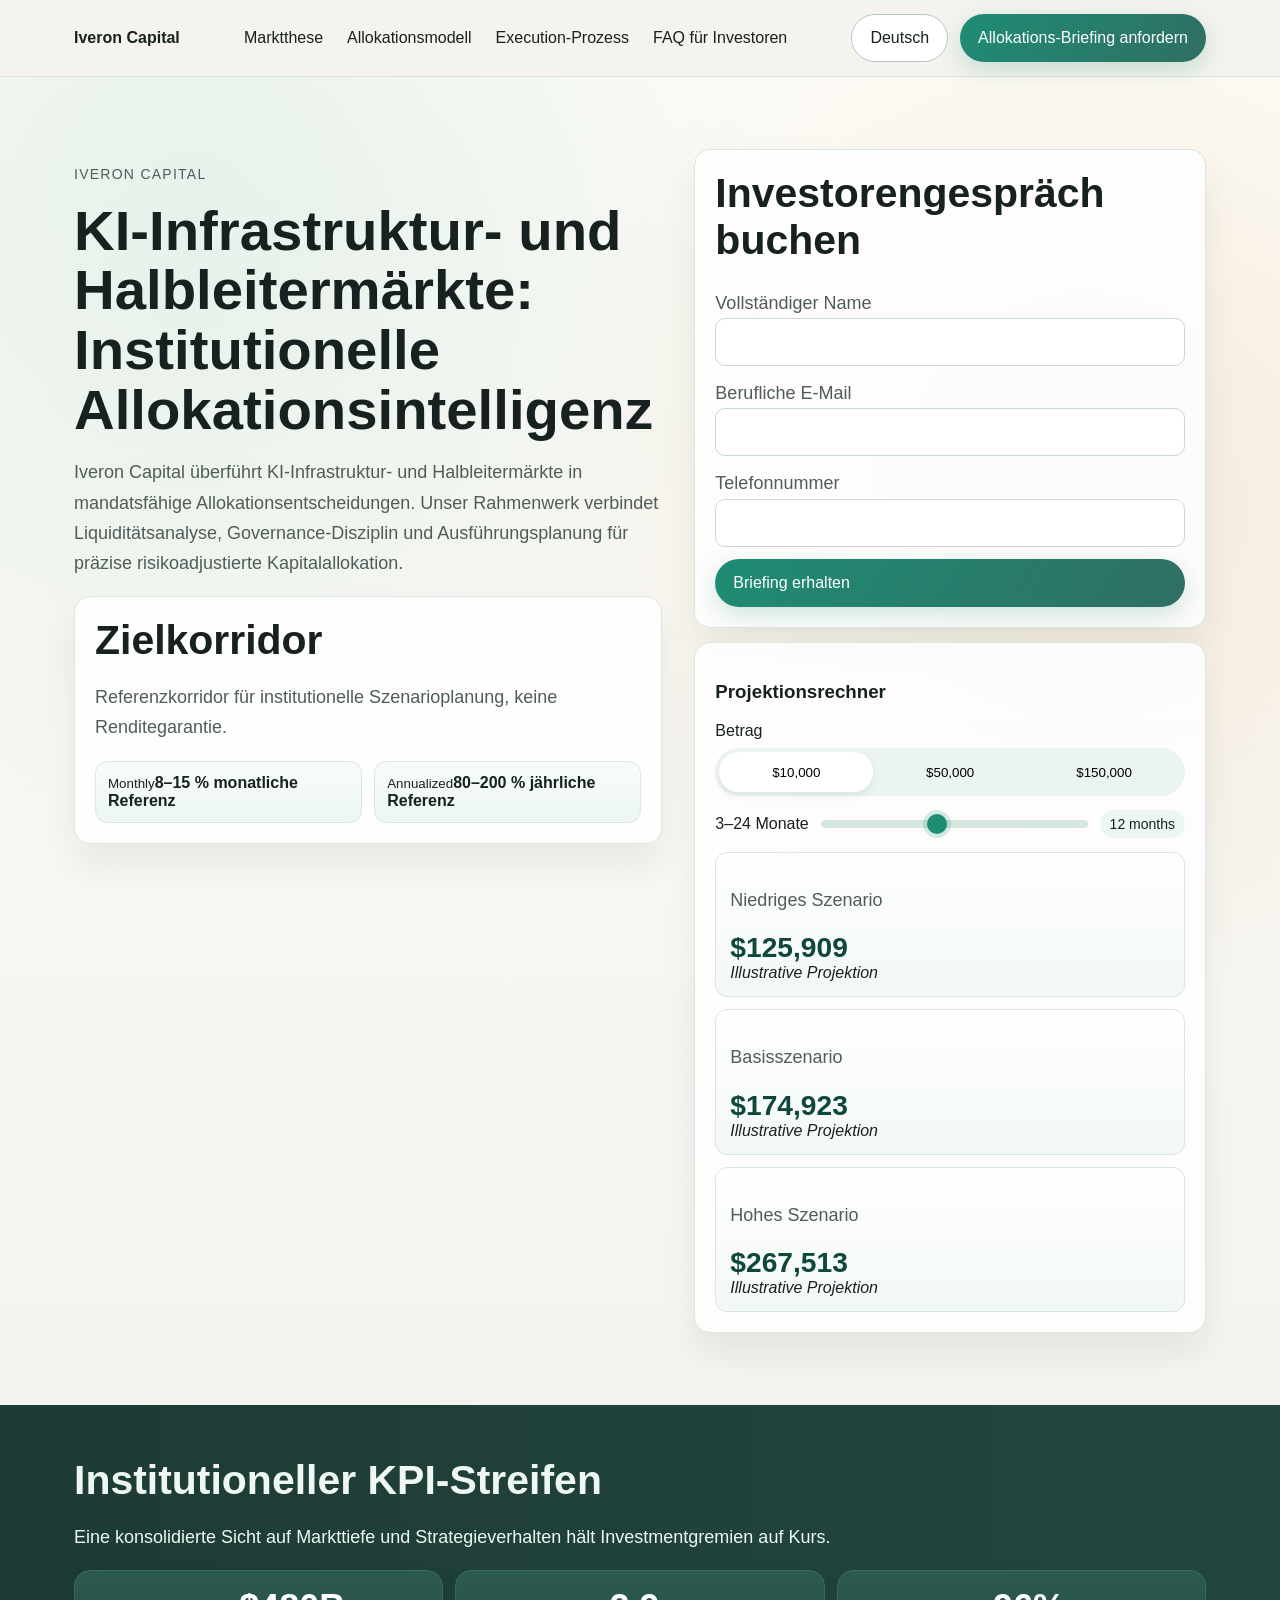
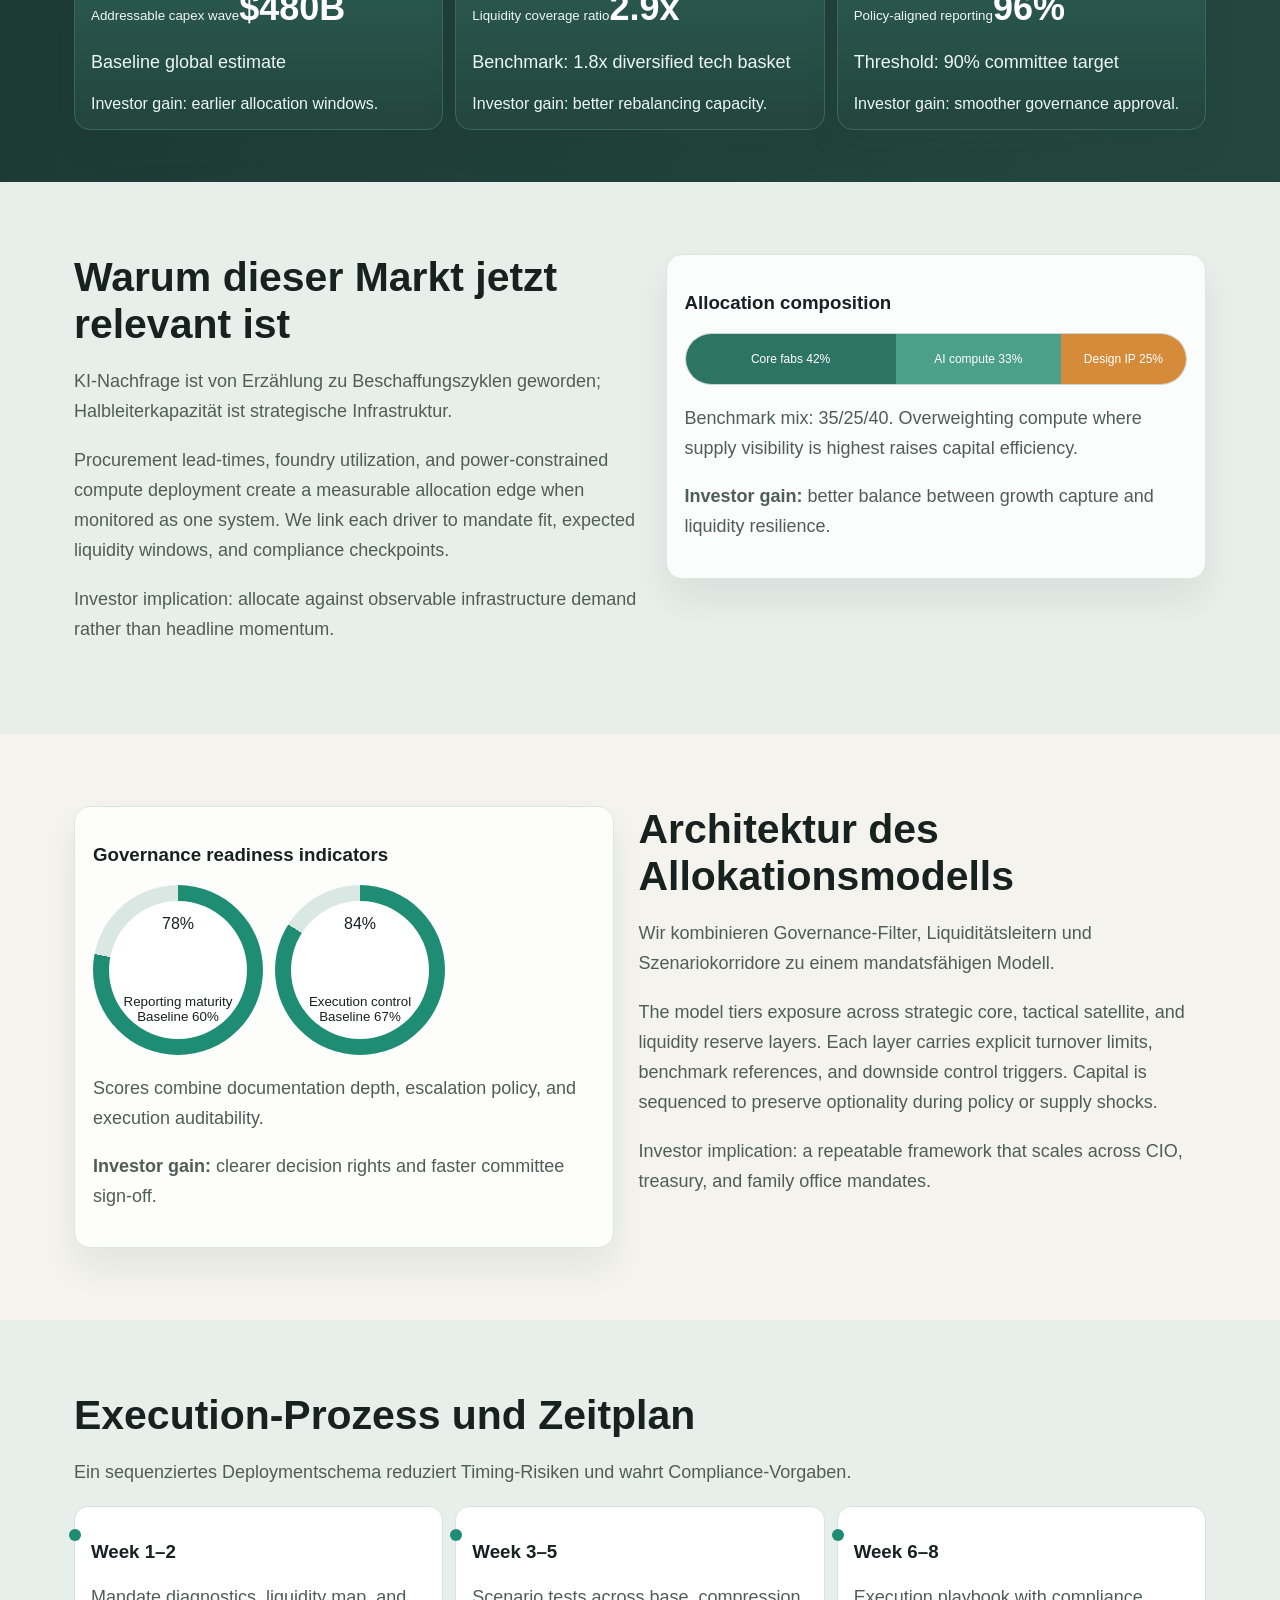
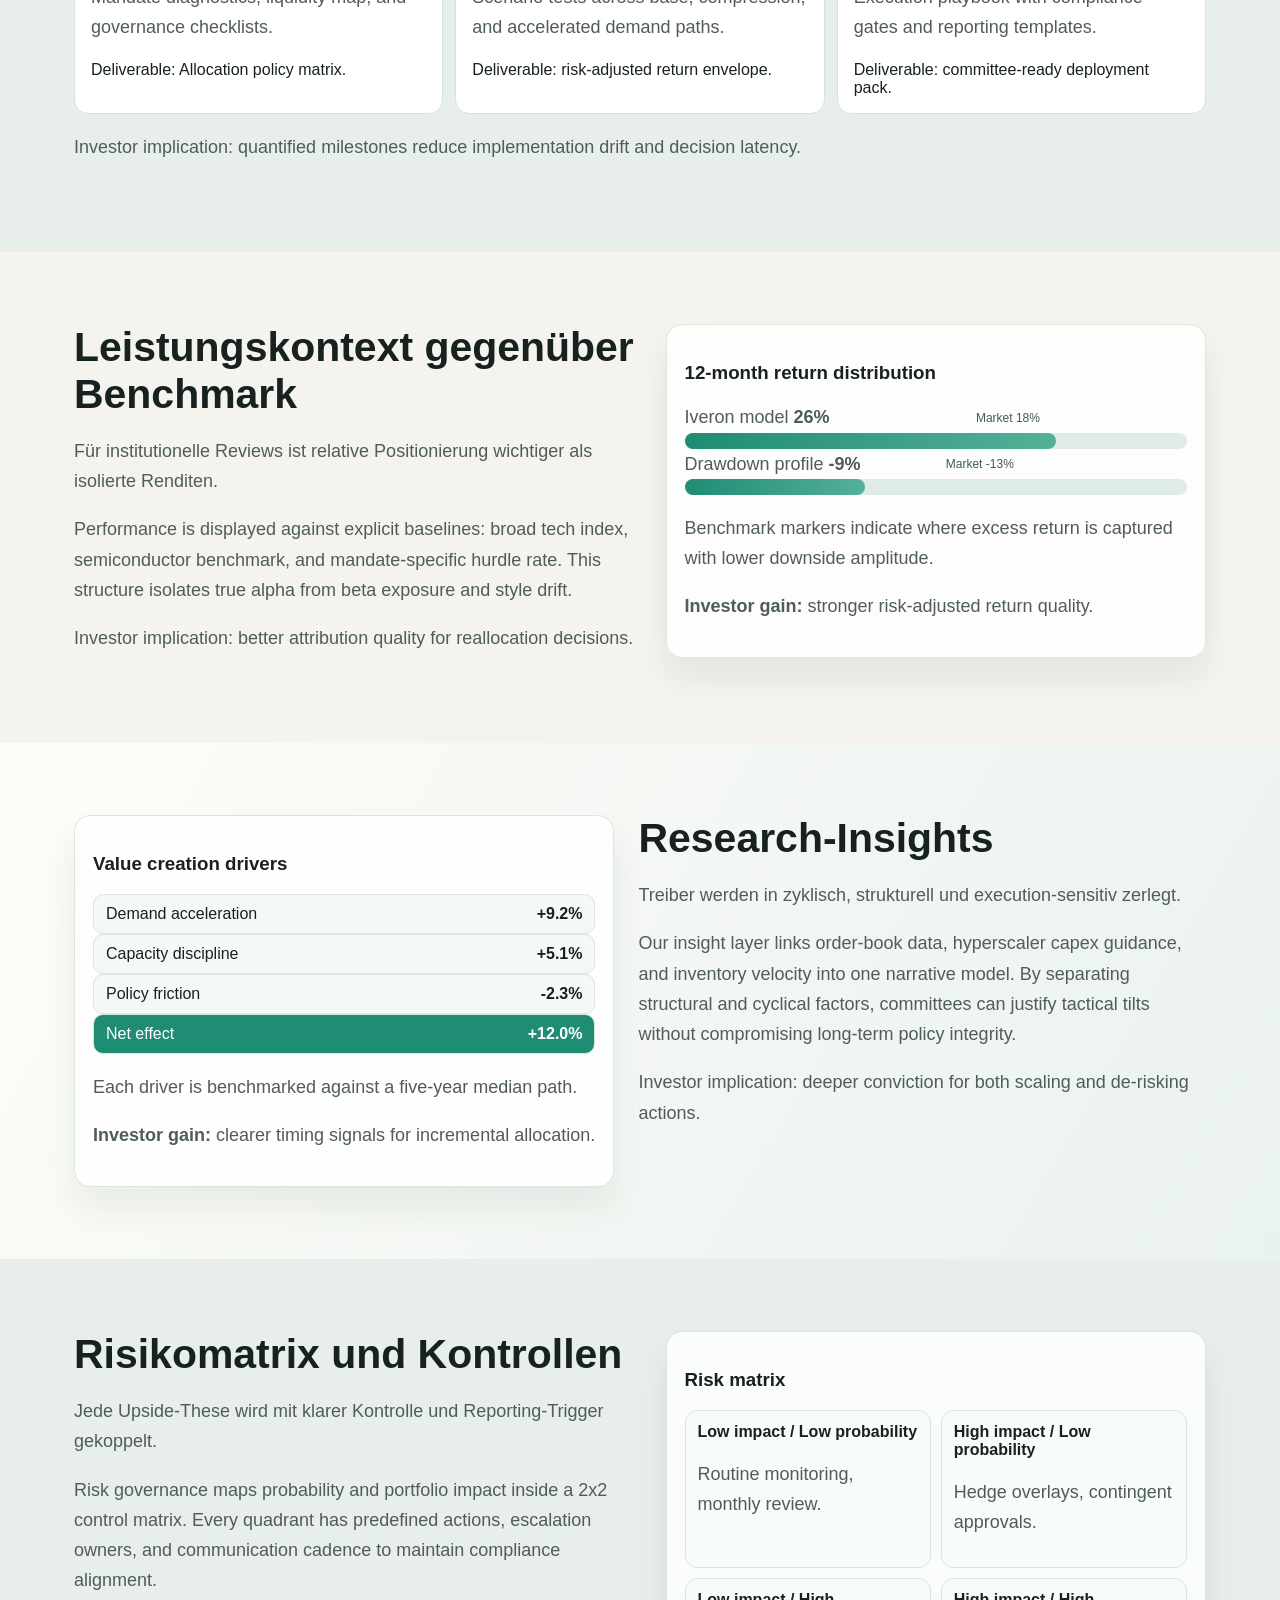
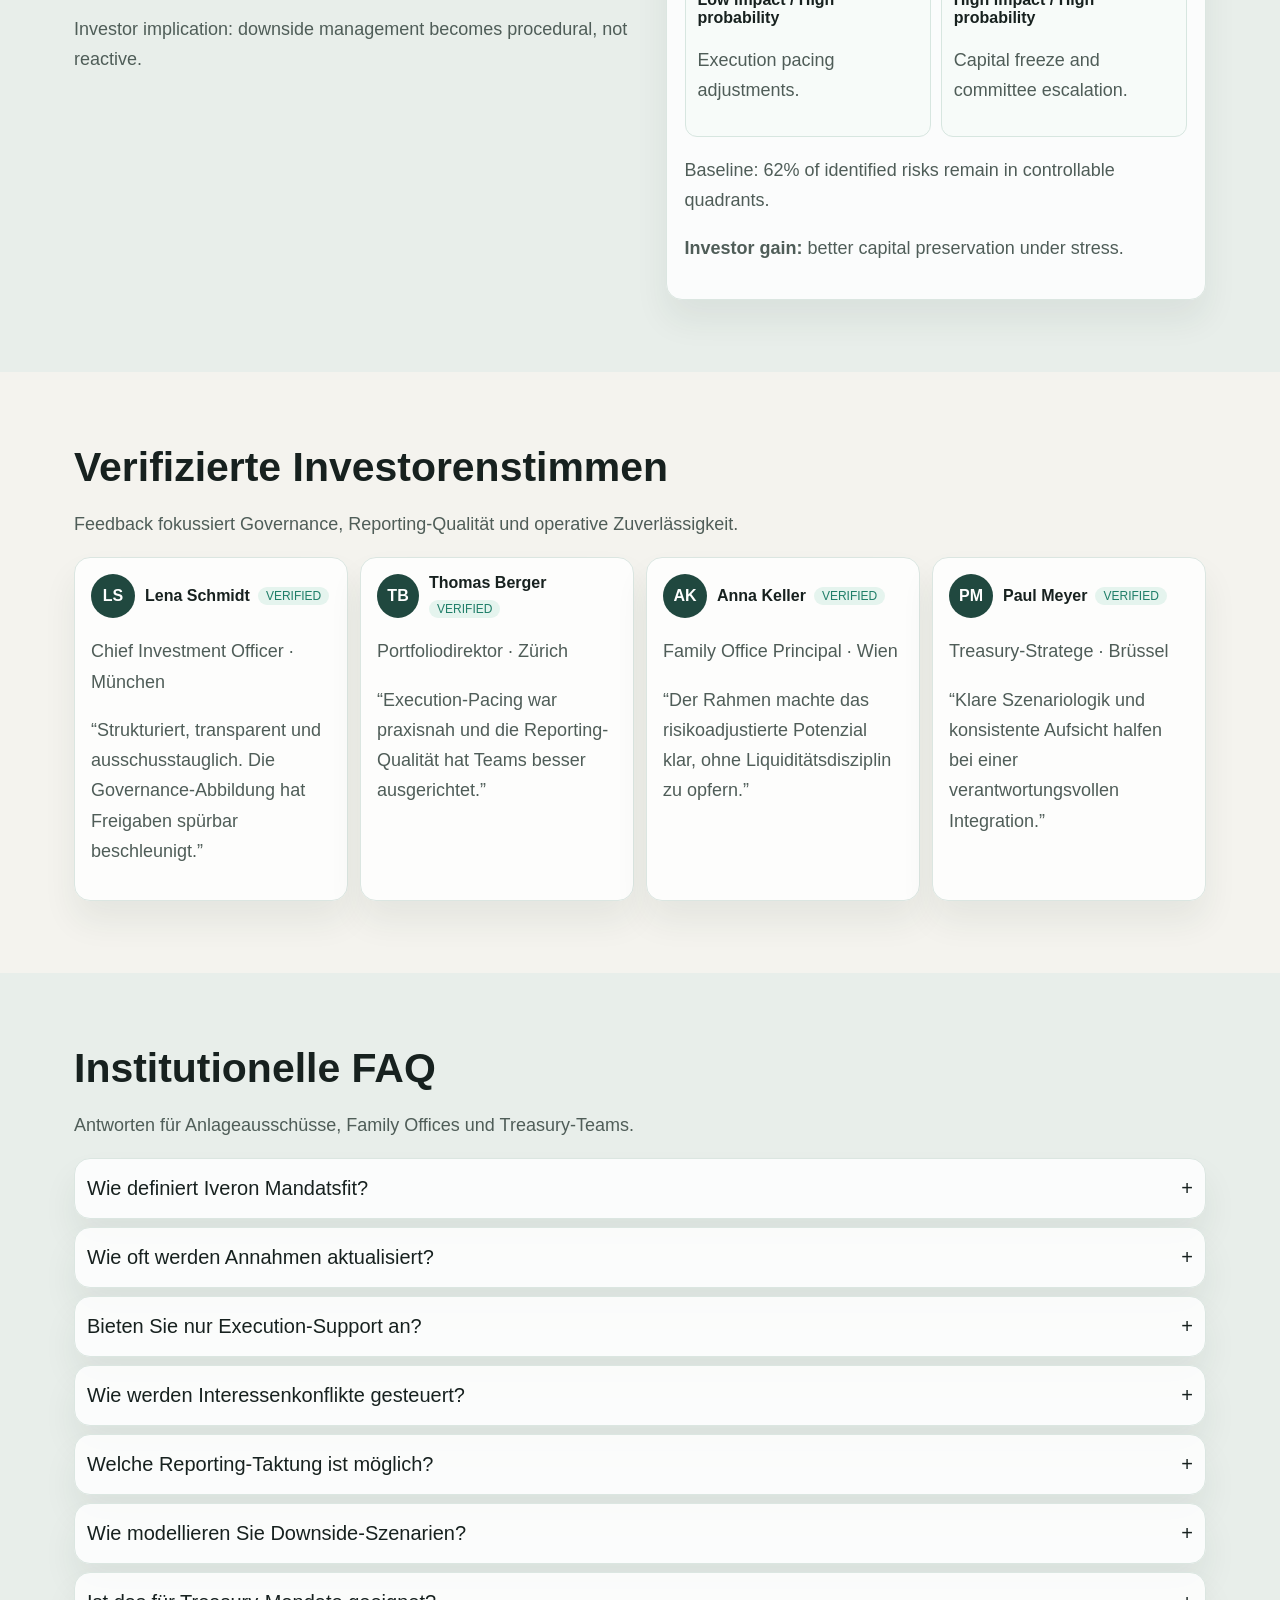
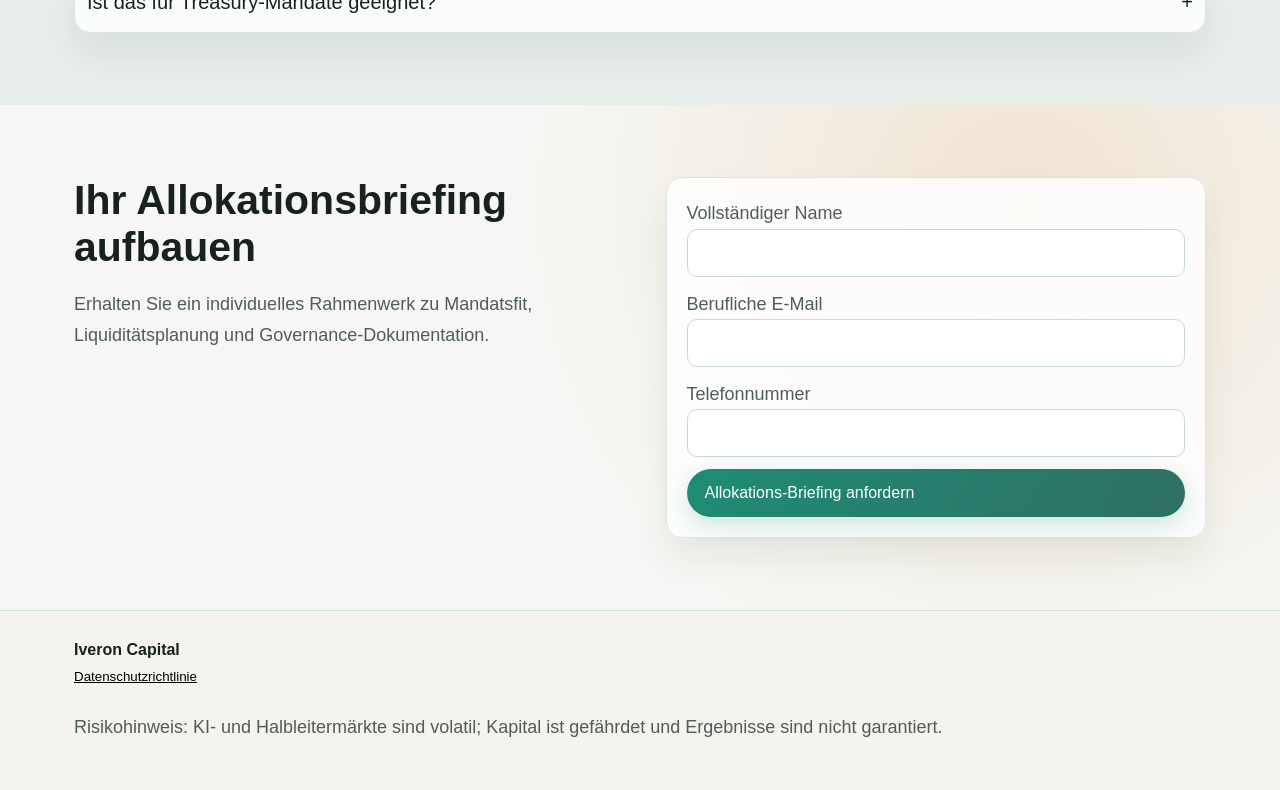
<file: de/index.html>
<!doctype html>
<html lang="de">
<head>
<meta charset="utf-8"><meta name="viewport" content="width=device-width,initial-scale=1">
<title>Iveron Capital | KI-Infrastruktur- und Halbleitermärkte für institutionelle Allokation</title>
<meta name="description" content="Iveron Capital liefert institutionelle Analysen, Allokationsrahmen und Execution-Intelligenz für KI-Infrastruktur- und Halbleitermärkte.">
<link rel="canonical" href="https://iveroncapital.com/de/index.html">
<link rel="alternate" hreflang="en" href="https://iveroncapital.com/index.html">
<link rel="alternate" hreflang="de" href="https://iveroncapital.com/de/index.html">
<link rel="alternate" hreflang="fr" href="https://iveroncapital.com/fr/index.html">
<link rel="alternate" hreflang="es" href="https://iveroncapital.com/es/index.html">
<link rel="alternate" hreflang="it" href="https://iveroncapital.com/it/index.html">
<link rel="alternate" hreflang="tr" href="https://iveroncapital.com/tr/index.html">
<link rel="alternate" hreflang="pt" href="https://iveroncapital.com/pt/index.html">
<link rel="alternate" hreflang="ja" href="https://iveroncapital.com/jp/index.html">
<link rel="alternate" hreflang="sk" href="https://iveroncapital.com/sk/index.html">
<link rel="alternate" hreflang="en-BE" href="https://iveroncapital.com/be/index.html">
<link rel="alternate" hreflang="x-default" href="https://iveroncapital.com/index.html">
<meta property="og:title" content="Iveron Capital | KI-Infrastruktur- und Halbleitermärkte für institutionelle Allokation"><meta property="og:description" content="Iveron Capital liefert institutionelle Analysen, Allokationsrahmen und Execution-Intelligenz für KI-Infrastruktur- und Halbleitermärkte."><meta property="og:type" content="website"><meta property="og:url" content="https://iveroncapital.com/de/index.html">
<meta name="twitter:card" content="summary_large_image"><meta name="twitter:title" content="Iveron Capital | KI-Infrastruktur- und Halbleitermärkte für institutionelle Allokation"><meta name="twitter:description" content="Iveron Capital liefert institutionelle Analysen, Allokationsrahmen und Execution-Intelligenz für KI-Infrastruktur- und Halbleitermärkte.">
<link rel="stylesheet" href="../assets/style.css">
<script type="application/ld+json">{"@context": "https://schema.org", "@graph": [{"@type": "Organization", "name": "Iveron Capital", "url": "https://iveroncapital.com", "sameAs": []}, {"@type": "WebSite", "name": "Iveron Capital", "url": "https://iveroncapital.com"}, {"@type": "FAQPage", "mainEntity": [{"@type": "Question", "name": "Wie definiert Iveron Mandatsfit?", "acceptedAnswer": {"@type": "Answer", "text": "Wir übersetzen Anlagerichtlinien, Liquiditätsgrenzen und Governance-Toleranzen in klare Allokationsbänder, bevor wir Execution empfehlen."}}, {"@type": "Question", "name": "Wie oft werden Annahmen aktualisiert?", "acceptedAnswer": {"@type": "Answer", "text": "Kernannahmen werden monatlich aktualisiert; Liquiditäts- und Event-Risiko-Overlays bei Strukturänderungen auch untermonatlich."}}, {"@type": "Question", "name": "Bieten Sie nur Execution-Support an?", "acceptedAnswer": {"@type": "Answer", "text": "Ja. Institutionen können Execution-Playbooks und Reporting-Templates ohne Vollmandat nutzen."}}, {"@type": "Question", "name": "Wie werden Interessenkonflikte gesteuert?", "acceptedAnswer": {"@type": "Answer", "text": "Research, Execution-Hinweise und Reporting-Kontrollen sind durch dokumentierte Governance-Prozesse getrennt."}}, {"@type": "Question", "name": "Welche Reporting-Taktung ist möglich?", "acceptedAnswer": {"@type": "Answer", "text": "Wöchentliche Taktik-Notizen, monatliche Allokations-Dashboards und quartalsweise Ausschusspakete sind verfügbar."}}, {"@type": "Question", "name": "Wie modellieren Sie Downside-Szenarien?", "acceptedAnswer": {"@type": "Answer", "text": "Wir stressen Bewertungskompression, Lieferketten-Schocks und Politikbrüche und verknüpfen jeden Pfad mit Kontrollaktionen."}}, {"@type": "Question", "name": "Ist das für Treasury-Mandate geeignet?", "acceptedAnswer": {"@type": "Answer", "text": "Ja, sofern das Mandat Wachstumsmodule mit definierten Liquiditätsleitplanken und genehmigten Risikobudgets erlaubt."}}]}, {"@type": "Review", "author": {"@type": "Person", "name": "Lena Schmidt"}, "reviewBody": "Strukturiert, transparent und ausschusstauglich. Die Governance-Abbildung hat Freigaben spürbar beschleunigt.", "reviewRating": {"@type": "Rating", "ratingValue": "5"}}, {"@type": "Review", "author": {"@type": "Person", "name": "Thomas Berger"}, "reviewBody": "Execution-Pacing war praxisnah und die Reporting-Qualität hat Teams besser ausgerichtet.", "reviewRating": {"@type": "Rating", "ratingValue": "5"}}, {"@type": "Review", "author": {"@type": "Person", "name": "Anna Keller"}, "reviewBody": "Der Rahmen machte das risikoadjustierte Potenzial klar, ohne Liquiditätsdisziplin zu opfern.", "reviewRating": {"@type": "Rating", "ratingValue": "5"}}, {"@type": "Review", "author": {"@type": "Person", "name": "Paul Meyer"}, "reviewBody": "Klare Szenariologik und konsistente Aufsicht halfen bei einer verantwortungsvollen Integration.", "reviewRating": {"@type": "Rating", "ratingValue": "5"}}]}</script>
<script defer src="../assets/app.js"></script>
</head>
<body data-lang="de">
<header class="site-header"><div class="container header-wrap"><a class="brand" href="../index.html">Iveron Capital</a><nav class="desktop-nav" aria-label="Primary"><a href="#market">Marktthese</a><a href="#model">Allokationsmodell</a><a href="#process">Execution-Prozess</a><a href="#faq">FAQ für Investoren</a></nav><div class="header-right"><div class="lang-dropdown"><button class="lang-trigger" aria-expanded="false">Deutsch</button><div class="lang-menu"><a href="../index.html"><span class="flag"><svg viewBox='0 0 24 16' aria-hidden='true'><rect width='24' height='16' fill='#012169'/><path d='M0 0l24 16M24 0L0 16' stroke='#fff' stroke-width='3'/><path d='M0 0l24 16M24 0L0 16' stroke='#c8102e' stroke-width='1.5'/></svg></span>English</a>
<a href="../de/index.html"><span class="flag"><svg viewBox='0 0 24 16'><rect width='8' height='16' fill='#000'/><rect x='8' width='8' height='16' fill='#dd0000'/><rect x='16' width='8' height='16' fill='#ffce00'/></svg></span>Deutsch</a>
<a href="../fr/index.html"><span class="flag"><svg viewBox='0 0 24 16'><rect width='8' height='16' fill='#0055a4'/><rect x='8' width='8' height='16' fill='#fff'/><rect x='16' width='8' height='16' fill='#ef4135'/></svg></span>Français</a>
<a href="../es/index.html"><span class="flag"><svg viewBox='0 0 24 16'><rect width='24' height='16' fill='#c60b1e'/><rect y='4' width='24' height='8' fill='#ffc400'/></svg></span>Español</a>
<a href="../it/index.html"><span class="flag"><svg viewBox='0 0 24 16'><rect width='24' height='16' fill='#009246'/><rect x='8' width='8' height='16' fill='#fff'/><rect x='16' width='8' height='16' fill='#ce2b37'/></svg></span>Italiano</a>
<a href="../tr/index.html"><span class="flag"><svg viewBox='0 0 24 16'><rect width='24' height='16' fill='#e30a17'/><circle cx='10' cy='8' r='4' fill='#fff'/></svg></span>Türkçe</a>
<a href="../pt/index.html"><span class="flag"><svg viewBox='0 0 24 16'><rect width='24' height='16' fill='#006600'/><rect y='5' width='24' height='6' fill='#ff0000'/></svg></span>Português</a>
<a href="../jp/index.html"><span class="flag"><svg viewBox='0 0 24 16'><rect width='24' height='16' fill='#fff'/><circle cx='12' cy='8' r='4' fill='#bc002d'/></svg></span>日本語</a>
<a href="../sk/index.html"><span class="flag"><svg viewBox='0 0 24 16'><rect width='24' height='16' fill='#fff'/><rect y='6' width='24' height='4' fill='#0b4ea2'/><rect x='9' width='4' height='16' fill='#0b4ea2'/></svg></span>Slovenčina</a>
<a href="../be/index.html"><span class="flag"><svg viewBox='0 0 24 16'><rect width='8' height='16' fill='#000'/><rect x='8' width='8' height='16' fill='#ffd90c'/><rect x='16' width='8' height='16' fill='#ef3340'/></svg></span>Belgium</a></div></div><a class="btn btn-primary" href="#lead-form-hero">Allokations-Briefing anfordern</a><button class="burger" aria-label="Open menu" aria-expanded="false"><span></span><span></span><span></span></button></div></div></header>
<div class="mobile-drawer" aria-hidden="true"><div class="drawer-panel"><button class="drawer-close" aria-label="Close menu">×</button><nav class="drawer-nav"><a href="#market">Marktthese</a><a href="#model">Allokationsmodell</a><a href="#process">Execution-Prozess</a><a href="#faq">FAQ für Investoren</a></nav><div class="lang-dropdown mobile"><button class="lang-trigger" aria-expanded="false">Deutsch</button><div class="lang-menu"><a href="../index.html"><span class="flag"><svg viewBox='0 0 24 16' aria-hidden='true'><rect width='24' height='16' fill='#012169'/><path d='M0 0l24 16M24 0L0 16' stroke='#fff' stroke-width='3'/><path d='M0 0l24 16M24 0L0 16' stroke='#c8102e' stroke-width='1.5'/></svg></span>English</a>
<a href="../de/index.html"><span class="flag"><svg viewBox='0 0 24 16'><rect width='8' height='16' fill='#000'/><rect x='8' width='8' height='16' fill='#dd0000'/><rect x='16' width='8' height='16' fill='#ffce00'/></svg></span>Deutsch</a>
<a href="../fr/index.html"><span class="flag"><svg viewBox='0 0 24 16'><rect width='8' height='16' fill='#0055a4'/><rect x='8' width='8' height='16' fill='#fff'/><rect x='16' width='8' height='16' fill='#ef4135'/></svg></span>Français</a>
<a href="../es/index.html"><span class="flag"><svg viewBox='0 0 24 16'><rect width='24' height='16' fill='#c60b1e'/><rect y='4' width='24' height='8' fill='#ffc400'/></svg></span>Español</a>
<a href="../it/index.html"><span class="flag"><svg viewBox='0 0 24 16'><rect width='24' height='16' fill='#009246'/><rect x='8' width='8' height='16' fill='#fff'/><rect x='16' width='8' height='16' fill='#ce2b37'/></svg></span>Italiano</a>
<a href="../tr/index.html"><span class="flag"><svg viewBox='0 0 24 16'><rect width='24' height='16' fill='#e30a17'/><circle cx='10' cy='8' r='4' fill='#fff'/></svg></span>Türkçe</a>
<a href="../pt/index.html"><span class="flag"><svg viewBox='0 0 24 16'><rect width='24' height='16' fill='#006600'/><rect y='5' width='24' height='6' fill='#ff0000'/></svg></span>Português</a>
<a href="../jp/index.html"><span class="flag"><svg viewBox='0 0 24 16'><rect width='24' height='16' fill='#fff'/><circle cx='12' cy='8' r='4' fill='#bc002d'/></svg></span>日本語</a>
<a href="../sk/index.html"><span class="flag"><svg viewBox='0 0 24 16'><rect width='24' height='16' fill='#fff'/><rect y='6' width='24' height='4' fill='#0b4ea2'/><rect x='9' width='4' height='16' fill='#0b4ea2'/></svg></span>Slovenčina</a>
<a href="../be/index.html"><span class="flag"><svg viewBox='0 0 24 16'><rect width='8' height='16' fill='#000'/><rect x='8' width='8' height='16' fill='#ffd90c'/><rect x='16' width='8' height='16' fill='#ef3340'/></svg></span>Belgium</a></div></div><a class="btn btn-primary" href="#lead-form-hero">Allokations-Briefing anfordern</a></div></div>
<main>
<section class="hero section-glow"><div class="container hero-grid"><div><p class="eyebrow">Iveron Capital</p><h1>KI-Infrastruktur- und Halbleitermärkte: Institutionelle Allokationsintelligenz</h1><p>Iveron Capital überführt KI-Infrastruktur- und Halbleitermärkte in mandatsfähige Allokationsentscheidungen. Unser Rahmenwerk verbindet Liquiditätsanalyse, Governance-Disziplin und Ausführungsplanung für präzise risikoadjustierte Kapitalallokation.</p><article class="target-card reveal"><h2>Zielkorridor</h2><p>Referenzkorridor für institutionelle Szenarioplanung, keine Renditegarantie.</p><div class="target-values"><div><small>Monthly</small><strong>8–15 % monatliche Referenz</strong></div><div><small>Annualized</small><strong>80–200 % jährliche Referenz</strong></div></div></article></div><div><form id="lead-form-hero" class="lead-form reveal"><h2>Investorengespräch buchen</h2><label>Vollständiger Name<input type="text" required></label><label>Berufliche E-Mail<input type="email" required></label><label>Telefonnummer<input type="tel" required></label><button class="btn btn-primary" type="submit">Briefing erhalten</button></form><section class="calculator reveal" aria-label="Projektionsrechner"><h3>Projektionsrechner</h3><div class="amount-rail"><span>Betrag</span><div class="segmented" role="group"><button class="amt active" data-amount="10000">$10,000</button><button class="amt" data-amount="50000">$50,000</button><button class="amt" data-amount="150000">$150,000</button></div></div><div class="months-rail"><span>3–24 Monate</span><input id="months" type="range" min="3" max="24" value="12"><span id="months-pill">12 months</span></div><div class="results"><article class="result-card"><p>Niedriges Szenario</p><strong data-rate="0.08">$0</strong><em>Illustrative Projektion</em></article><article class="result-card"><p>Basisszenario</p><strong data-rate="0.11">$0</strong><em>Illustrative Projektion</em></article><article class="result-card"><p>Hohes Szenario</p><strong data-rate="0.15">$0</strong><em>Illustrative Projektion</em></article></div></section></div></div></section>
<section class="kpi-strip"><div class="container"><h2>Institutioneller KPI-Streifen</h2><p>Eine konsolidierte Sicht auf Markttiefe und Strategieverhalten hält Investmentgremien auf Kurs.</p><div class="kpi-grid"><article><small>Addressable capex wave</small><strong>$480B</strong><p>Baseline global estimate</p><span>Investor gain: earlier allocation windows.</span></article><article><small>Liquidity coverage ratio</small><strong>2.9x</strong><p>Benchmark: 1.8x diversified tech basket</p><span>Investor gain: better rebalancing capacity.</span></article><article><small>Policy-aligned reporting</small><strong>96%</strong><p>Threshold: 90% committee target</p><span>Investor gain: smoother governance approval.</span></article></div></div></section>
<section id="market" class="section alt"><div class="container split"><div><h2>Warum dieser Markt jetzt relevant ist</h2><p>KI-Nachfrage ist von Erzählung zu Beschaffungszyklen geworden; Halbleiterkapazität ist strategische Infrastruktur.</p><p>Procurement lead-times, foundry utilization, and power-constrained compute deployment create a measurable allocation edge when monitored as one system. We link each driver to mandate fit, expected liquidity windows, and compliance checkpoints.</p><p class="implication">Investor implication: allocate against observable infrastructure demand rather than headline momentum.</p></div><div class="allocation-bars reveal"><h3>Allocation composition</h3><div class="stack" style="--a:42;--b:33;--c:25"><span>Core fabs 42%</span><span>AI compute 33%</span><span>Design IP 25%</span></div><p>Benchmark mix: 35/25/40. Overweighting compute where supply visibility is highest raises capital efficiency.</p><p><strong>Investor gain:</strong> better balance between growth capture and liquidity resilience.</p></div></div></section>
<section id="model" class="section"><div class="container split reverse"><div class="radials reveal"><h3>Governance readiness indicators</h3><div class="rings"><div class="ring" style="--p:78"><span>78%</span><small>Reporting maturity<br>Baseline 60%</small></div><div class="ring" style="--p:84"><span>84%</span><small>Execution control<br>Baseline 67%</small></div></div><p>Scores combine documentation depth, escalation policy, and execution auditability.</p><p><strong>Investor gain:</strong> clearer decision rights and faster committee sign-off.</p></div><div><h2>Architektur des Allokationsmodells</h2><p>Wir kombinieren Governance-Filter, Liquiditätsleitern und Szenariokorridore zu einem mandatsfähigen Modell.</p><p>The model tiers exposure across strategic core, tactical satellite, and liquidity reserve layers. Each layer carries explicit turnover limits, benchmark references, and downside control triggers. Capital is sequenced to preserve optionality during policy or supply shocks.</p><p class="implication">Investor implication: a repeatable framework that scales across CIO, treasury, and family office mandates.</p></div></div></section>
<section id="process" class="section alt"><div class="container"><h2>Execution-Prozess und Zeitplan</h2><p>Ein sequenziertes Deploymentschema reduziert Timing-Risiken und wahrt Compliance-Vorgaben.</p><div class="timeline reveal"><article><h3>Week 1–2</h3><p>Mandate diagnostics, liquidity map, and governance checklists.</p><span>Deliverable: Allocation policy matrix.</span></article><article><h3>Week 3–5</h3><p>Scenario tests across base, compression, and accelerated demand paths.</p><span>Deliverable: risk-adjusted return envelope.</span></article><article><h3>Week 6–8</h3><p>Execution playbook with compliance gates and reporting templates.</p><span>Deliverable: committee-ready deployment pack.</span></article></div><p class="implication">Investor implication: quantified milestones reduce implementation drift and decision latency.</p></div></section>
<section class="section"><div class="container split"><div><h2>Leistungskontext gegenüber Benchmark</h2><p>Für institutionelle Reviews ist relative Positionierung wichtiger als isolierte Renditen.</p><p>Performance is displayed against explicit baselines: broad tech index, semiconductor benchmark, and mandate-specific hurdle rate. This structure isolates true alpha from beta exposure and style drift.</p><p class="implication">Investor implication: better attribution quality for reallocation decisions.</p></div><div class="compare-bars reveal"><h3>12-month return distribution</h3><div><label>Iveron model <b>26%</b></label><div class="bar"><i style="width:74%"></i><u style="left:58%">Market 18%</u></div></div><div><label>Drawdown profile <b>-9%</b></label><div class="bar"><i style="width:36%"></i><u style="left:52%">Market -13%</u></div></div><p>Benchmark markers indicate where excess return is captured with lower downside amplitude.</p><p><strong>Investor gain:</strong> stronger risk-adjusted return quality.</p></div></div></section>
<section class="section mesh"><div class="container split reverse"><div class="waterfall reveal"><h3>Value creation drivers</h3><div class="wf-step"><span>Demand acceleration</span><b>+9.2%</b></div><div class="wf-step"><span>Capacity discipline</span><b>+5.1%</b></div><div class="wf-step"><span>Policy friction</span><b>-2.3%</b></div><div class="wf-step total"><span>Net effect</span><b>+12.0%</b></div><p>Each driver is benchmarked against a five-year median path.</p><p><strong>Investor gain:</strong> clearer timing signals for incremental allocation.</p></div><div><h2>Research-Insights</h2><p>Treiber werden in zyklisch, strukturell und execution-sensitiv zerlegt.</p><p>Our insight layer links order-book data, hyperscaler capex guidance, and inventory velocity into one narrative model. By separating structural and cyclical factors, committees can justify tactical tilts without compromising long-term policy integrity.</p><p class="implication">Investor implication: deeper conviction for both scaling and de-risking actions.</p></div></div></section>
<section class="section alt"><div class="container split"><div><h2>Risikomatrix und Kontrollen</h2><p>Jede Upside-These wird mit klarer Kontrolle und Reporting-Trigger gekoppelt.</p><p>Risk governance maps probability and portfolio impact inside a 2x2 control matrix. Every quadrant has predefined actions, escalation owners, and communication cadence to maintain compliance alignment.</p><p class="implication">Investor implication: downside management becomes procedural, not reactive.</p></div><div class="risk-matrix reveal"><h3>Risk matrix</h3><div class="matrix"><div><b>Low impact / Low probability</b><p>Routine monitoring, monthly review.</p></div><div><b>High impact / Low probability</b><p>Hedge overlays, contingent approvals.</p></div><div><b>Low impact / High probability</b><p>Execution pacing adjustments.</p></div><div><b>High impact / High probability</b><p>Capital freeze and committee escalation.</p></div></div><p>Baseline: 62% of identified risks remain in controllable quadrants.</p><p><strong>Investor gain:</strong> better capital preservation under stress.</p></div></div></section>
<section class="section"><div class="container"><h2>Verifizierte Investorenstimmen</h2><p>Feedback fokussiert Governance, Reporting-Qualität und operative Zuverlässigkeit.</p><div class="reviews"><article class="review-card reveal"><div class="review-head"><div class="avatar">LS</div><div class="meta"><strong>Lena Schmidt</strong><span class="verified">VERIFIED</span></div></div><p class="title">Chief Investment Officer · München</p><p>“Strukturiert, transparent und ausschusstauglich. Die Governance-Abbildung hat Freigaben spürbar beschleunigt.”</p></article>
<article class="review-card reveal"><div class="review-head"><div class="avatar">TB</div><div class="meta"><strong>Thomas Berger</strong><span class="verified">VERIFIED</span></div></div><p class="title">Portfoliodirektor · Zürich</p><p>“Execution-Pacing war praxisnah und die Reporting-Qualität hat Teams besser ausgerichtet.”</p></article>
<article class="review-card reveal"><div class="review-head"><div class="avatar">AK</div><div class="meta"><strong>Anna Keller</strong><span class="verified">VERIFIED</span></div></div><p class="title">Family Office Principal · Wien</p><p>“Der Rahmen machte das risikoadjustierte Potenzial klar, ohne Liquiditätsdisziplin zu opfern.”</p></article>
<article class="review-card reveal"><div class="review-head"><div class="avatar">PM</div><div class="meta"><strong>Paul Meyer</strong><span class="verified">VERIFIED</span></div></div><p class="title">Treasury-Stratege · Brüssel</p><p>“Klare Szenariologik und konsistente Aufsicht halfen bei einer verantwortungsvollen Integration.”</p></article></div></div></section>
<section id="faq" class="section alt"><div class="container"><h2>Institutionelle FAQ</h2><p>Antworten für Anlageausschüsse, Family Offices und Treasury-Teams.</p><div class="faq"><div class="faq-item"><button class="faq-q" aria-expanded="false">Wie definiert Iveron Mandatsfit?<span>+</span></button><div class="faq-a"><p>Wir übersetzen Anlagerichtlinien, Liquiditätsgrenzen und Governance-Toleranzen in klare Allokationsbänder, bevor wir Execution empfehlen.</p></div></div>
<div class="faq-item"><button class="faq-q" aria-expanded="false">Wie oft werden Annahmen aktualisiert?<span>+</span></button><div class="faq-a"><p>Kernannahmen werden monatlich aktualisiert; Liquiditäts- und Event-Risiko-Overlays bei Strukturänderungen auch untermonatlich.</p></div></div>
<div class="faq-item"><button class="faq-q" aria-expanded="false">Bieten Sie nur Execution-Support an?<span>+</span></button><div class="faq-a"><p>Ja. Institutionen können Execution-Playbooks und Reporting-Templates ohne Vollmandat nutzen.</p></div></div>
<div class="faq-item"><button class="faq-q" aria-expanded="false">Wie werden Interessenkonflikte gesteuert?<span>+</span></button><div class="faq-a"><p>Research, Execution-Hinweise und Reporting-Kontrollen sind durch dokumentierte Governance-Prozesse getrennt.</p></div></div>
<div class="faq-item"><button class="faq-q" aria-expanded="false">Welche Reporting-Taktung ist möglich?<span>+</span></button><div class="faq-a"><p>Wöchentliche Taktik-Notizen, monatliche Allokations-Dashboards und quartalsweise Ausschusspakete sind verfügbar.</p></div></div>
<div class="faq-item"><button class="faq-q" aria-expanded="false">Wie modellieren Sie Downside-Szenarien?<span>+</span></button><div class="faq-a"><p>Wir stressen Bewertungskompression, Lieferketten-Schocks und Politikbrüche und verknüpfen jeden Pfad mit Kontrollaktionen.</p></div></div>
<div class="faq-item"><button class="faq-q" aria-expanded="false">Ist das für Treasury-Mandate geeignet?<span>+</span></button><div class="faq-a"><p>Ja, sofern das Mandat Wachstumsmodule mit definierten Liquiditätsleitplanken und genehmigten Risikobudgets erlaubt.</p></div></div></div></div></section>
<section class="section final-cta"><div class="container split"><div><h2>Ihr Allokationsbriefing aufbauen</h2><p>Erhalten Sie ein individuelles Rahmenwerk zu Mandatsfit, Liquiditätsplanung und Governance-Dokumentation.</p></div><form class="lead-form"><label>Vollständiger Name<input type="text" required></label><label>Berufliche E-Mail<input type="email" required></label><label>Telefonnummer<input type="tel" required></label><button class="btn btn-primary" type="submit">Allokations-Briefing anfordern</button></form></div></section>
</main>
<footer><div class="container foot"><strong>Iveron Capital</strong><button class="privacy-link" data-modal-open>Datenschutzrichtlinie</button><p>Risikohinweis: KI- und Halbleitermärkte sind volatil; Kapital ist gefährdet und Ergebnisse sind nicht garantiert.</p></div></footer>
<div class="modal" id="privacy-modal" aria-hidden="true"><div class="modal-box" role="dialog" aria-modal="true" aria-label="Datenschutzrichtlinie"><button class="modal-x" data-modal-close aria-label="Close">×</button><h2>Datenschutzrichtlinie</h2><div class="modal-body"><h3>Einleitung</h3><p>Iveron Capital processes personal and professional contact information to provide institutional briefings and mandated communications.</p><h3>Datenerhebung</h3><p>We collect name, business email, phone number, usage analytics, and request history submitted through website forms.</p><h3>Rechtsgrundlage</h3><p>Processing relies on consent, legitimate interest for institutional communication, and compliance with regulatory obligations.</p><h3>Cookies</h3><p>Cookies support session continuity, language display preferences, and aggregated traffic analytics. You can manage browser preferences at any time.</p><h3>Speicherdauer</h3><p>Contact records are retained only as long as necessary for advisory inquiry handling, compliance logging, and legal recordkeeping duties.</p><h3>Weitergabe an Dritte</h3><p>Data may be shared with vetted service providers under confidentiality and data-processing agreements.</p><h3>Sicherheit</h3><p>We apply encryption in transit, role-based access control, audit logs, and regular security review procedures.</p><h3>Nutzerrechte</h3><p>Users may request access, correction, deletion, restriction, and objection rights according to applicable law.</p><h3>Internationale Übermittlungen</h3><p>Cross-border transfers use contractual safeguards and documented controls aligned with international data protection frameworks.</p><h3>Branchenspezifischer Risikohinweis</h3><p>Market materials describe risk scenarios for AI infrastructure and semiconductor assets; they do not constitute guaranteed outcomes.</p><h3>Kontakt</h3><p>For privacy inquiries, contact privacy@iveroncapital.com.</p></div><div class="modal-footer"><button class="btn" data-modal-close>Close</button></div></div></div>
</body></html>
</file>
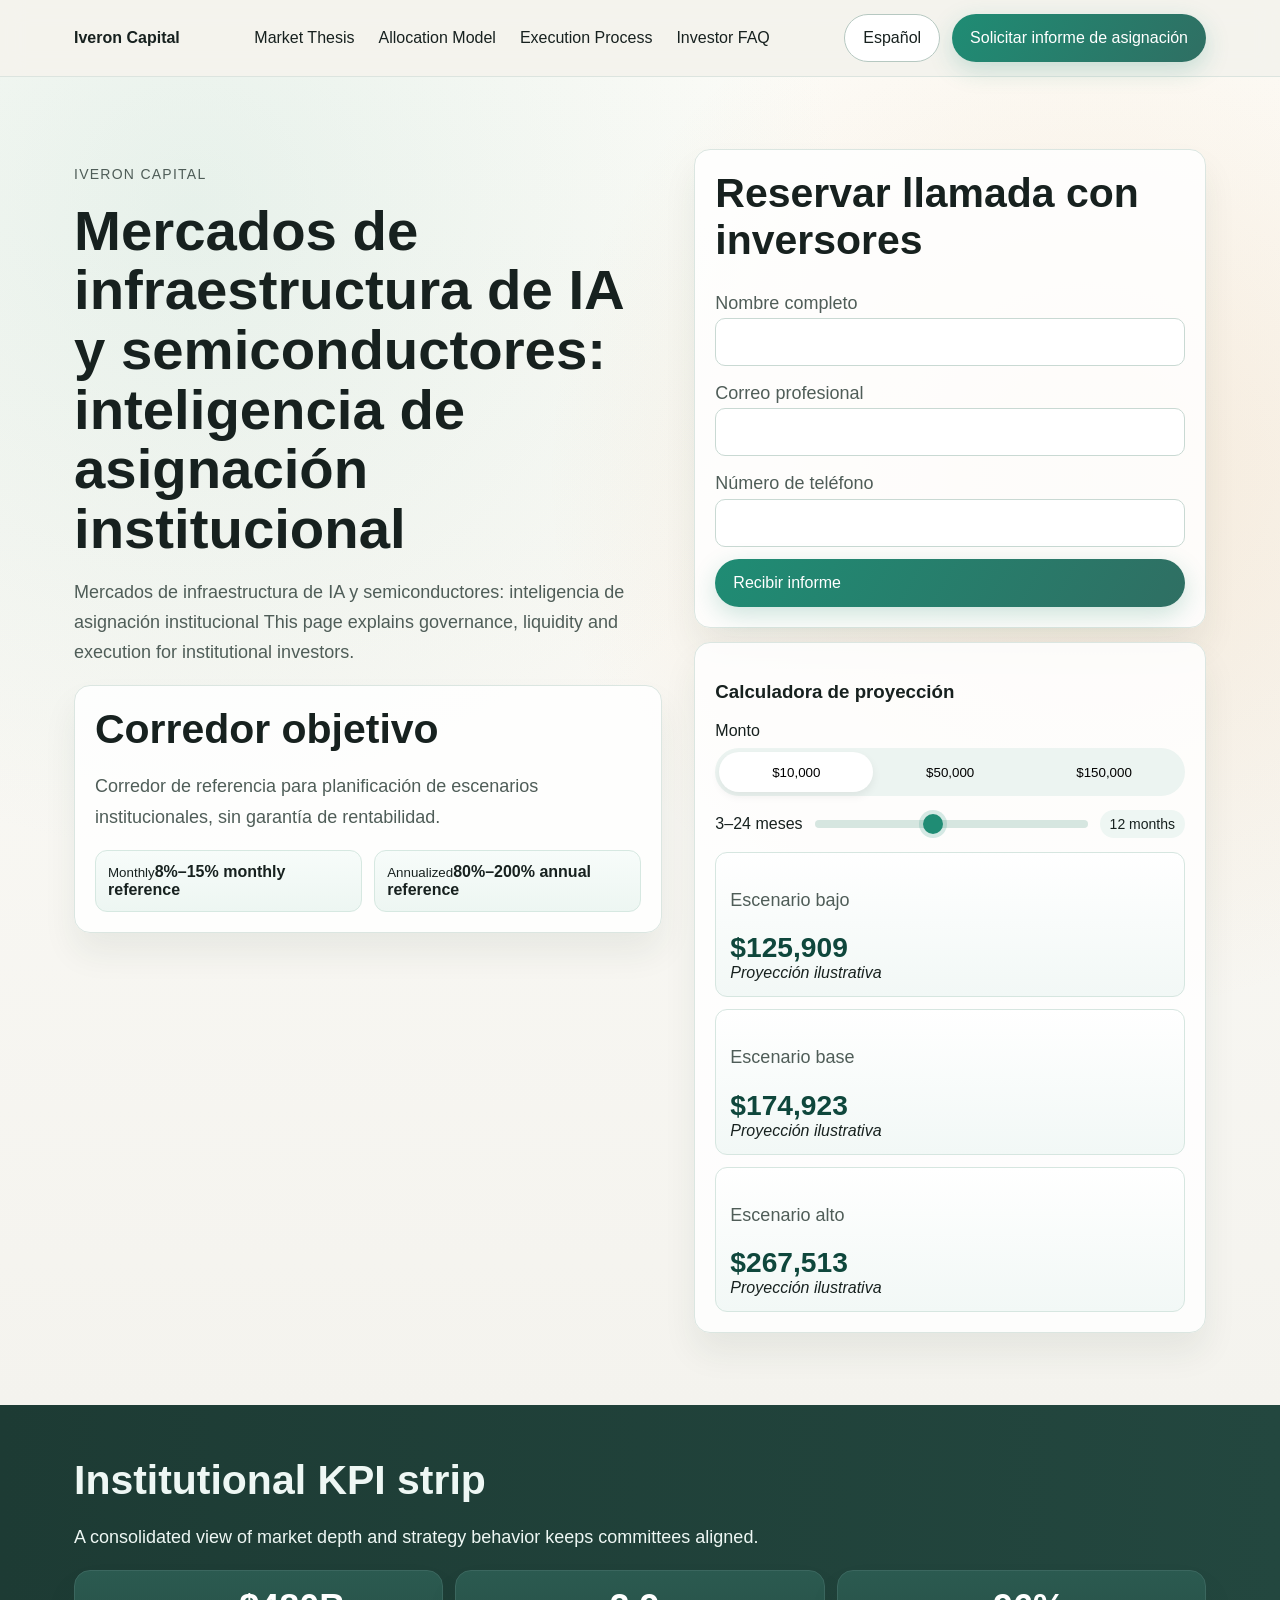
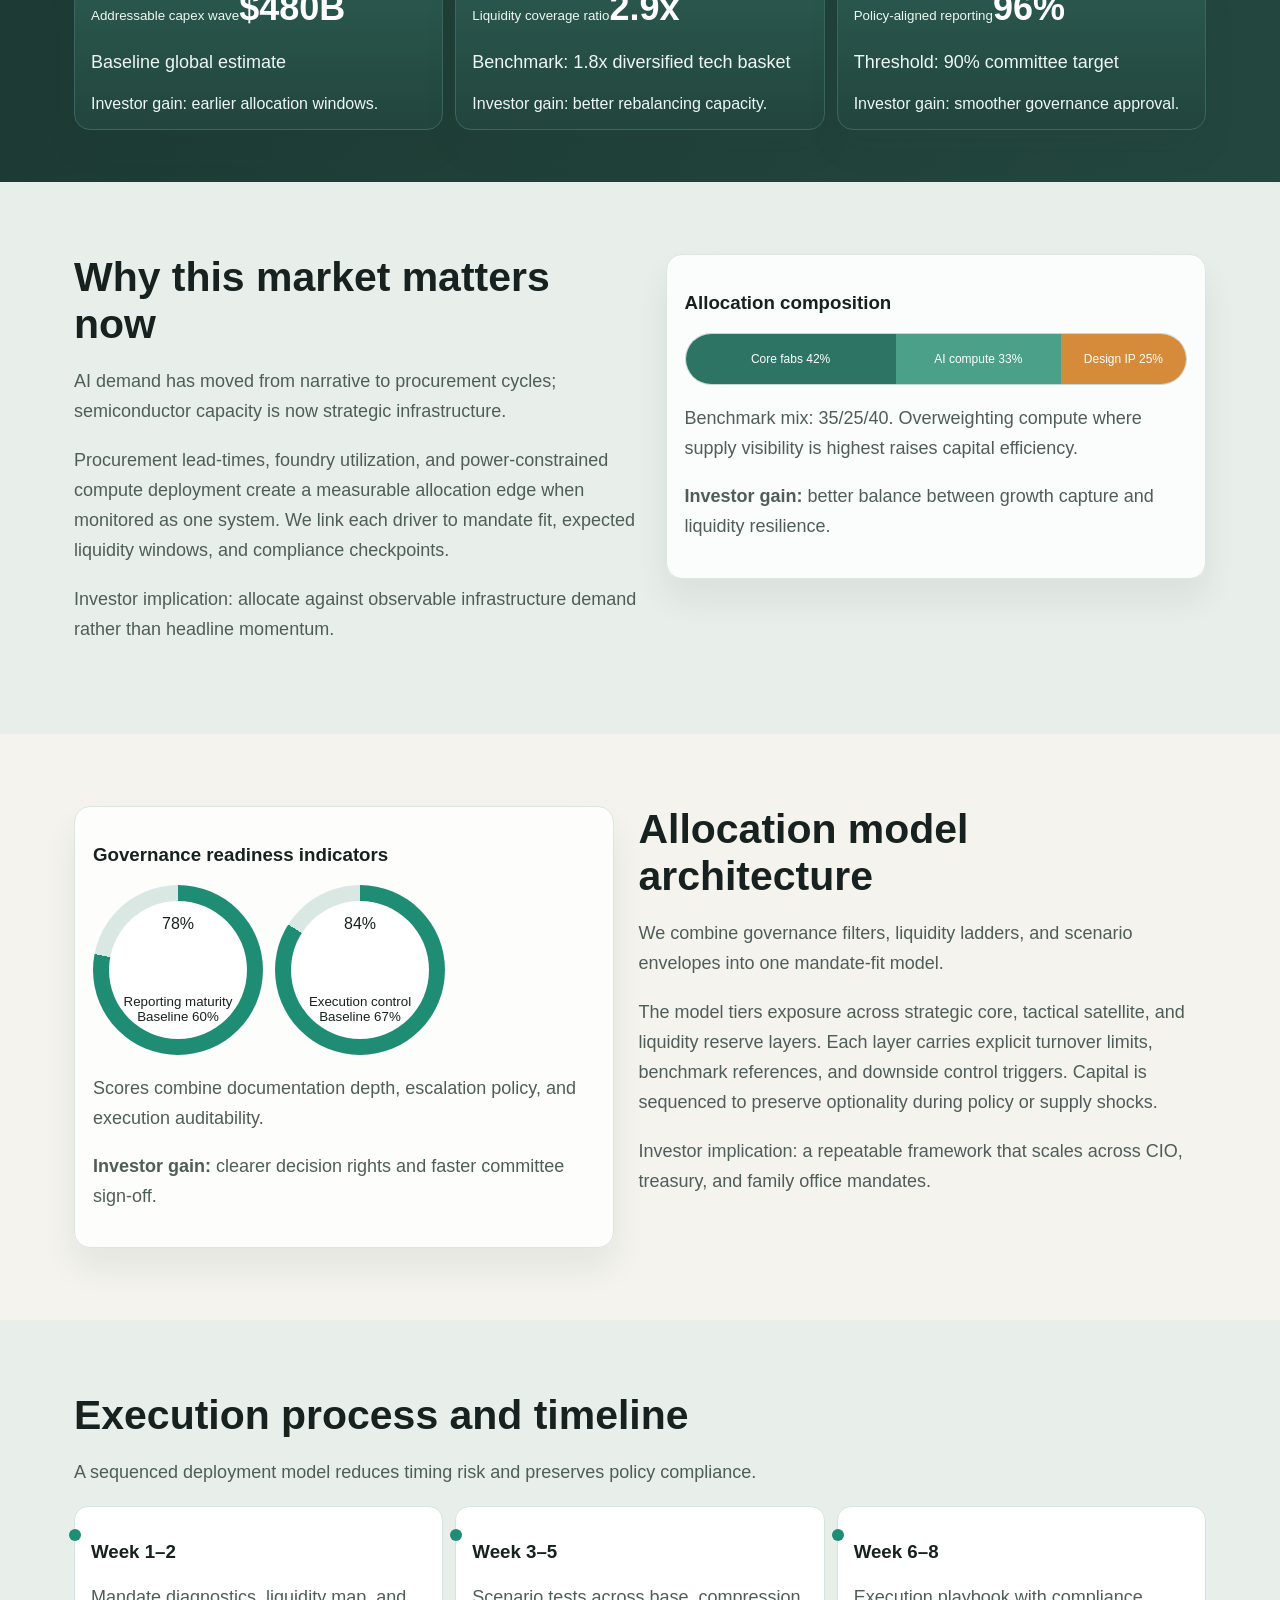
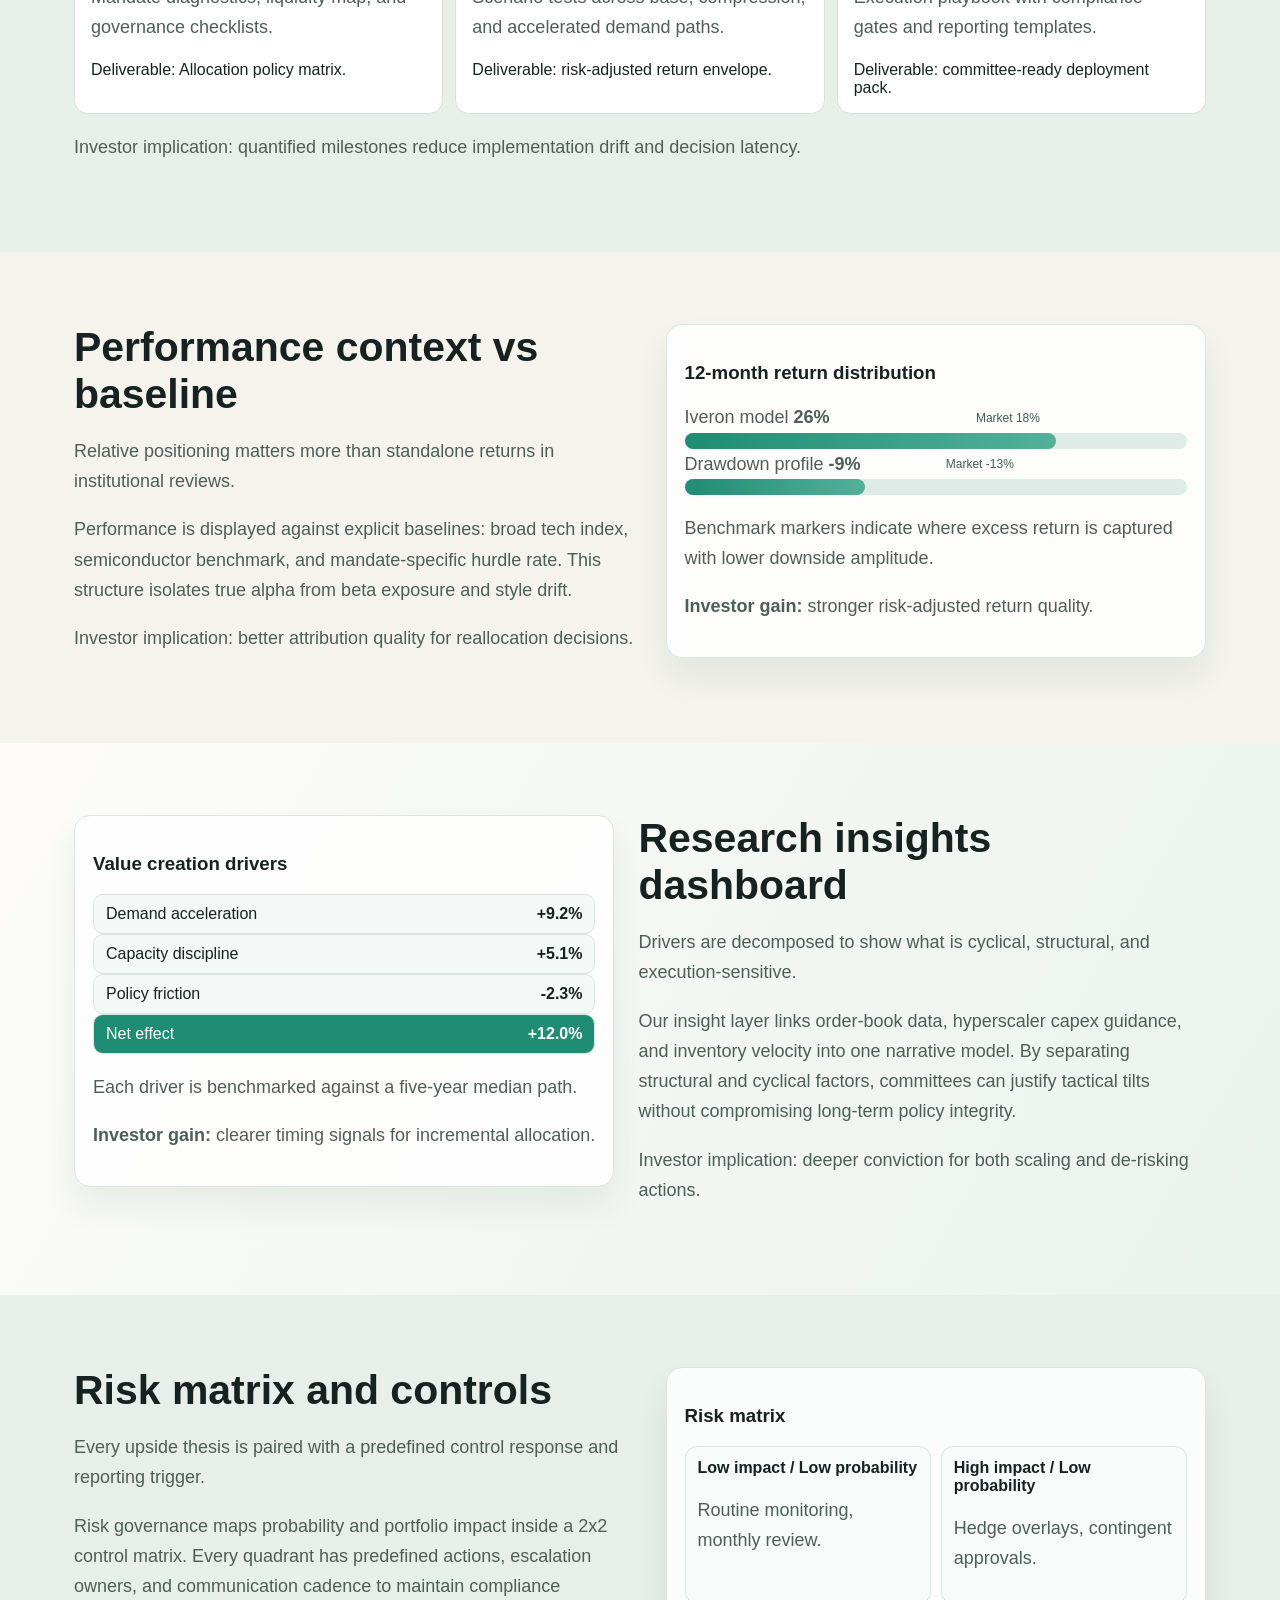
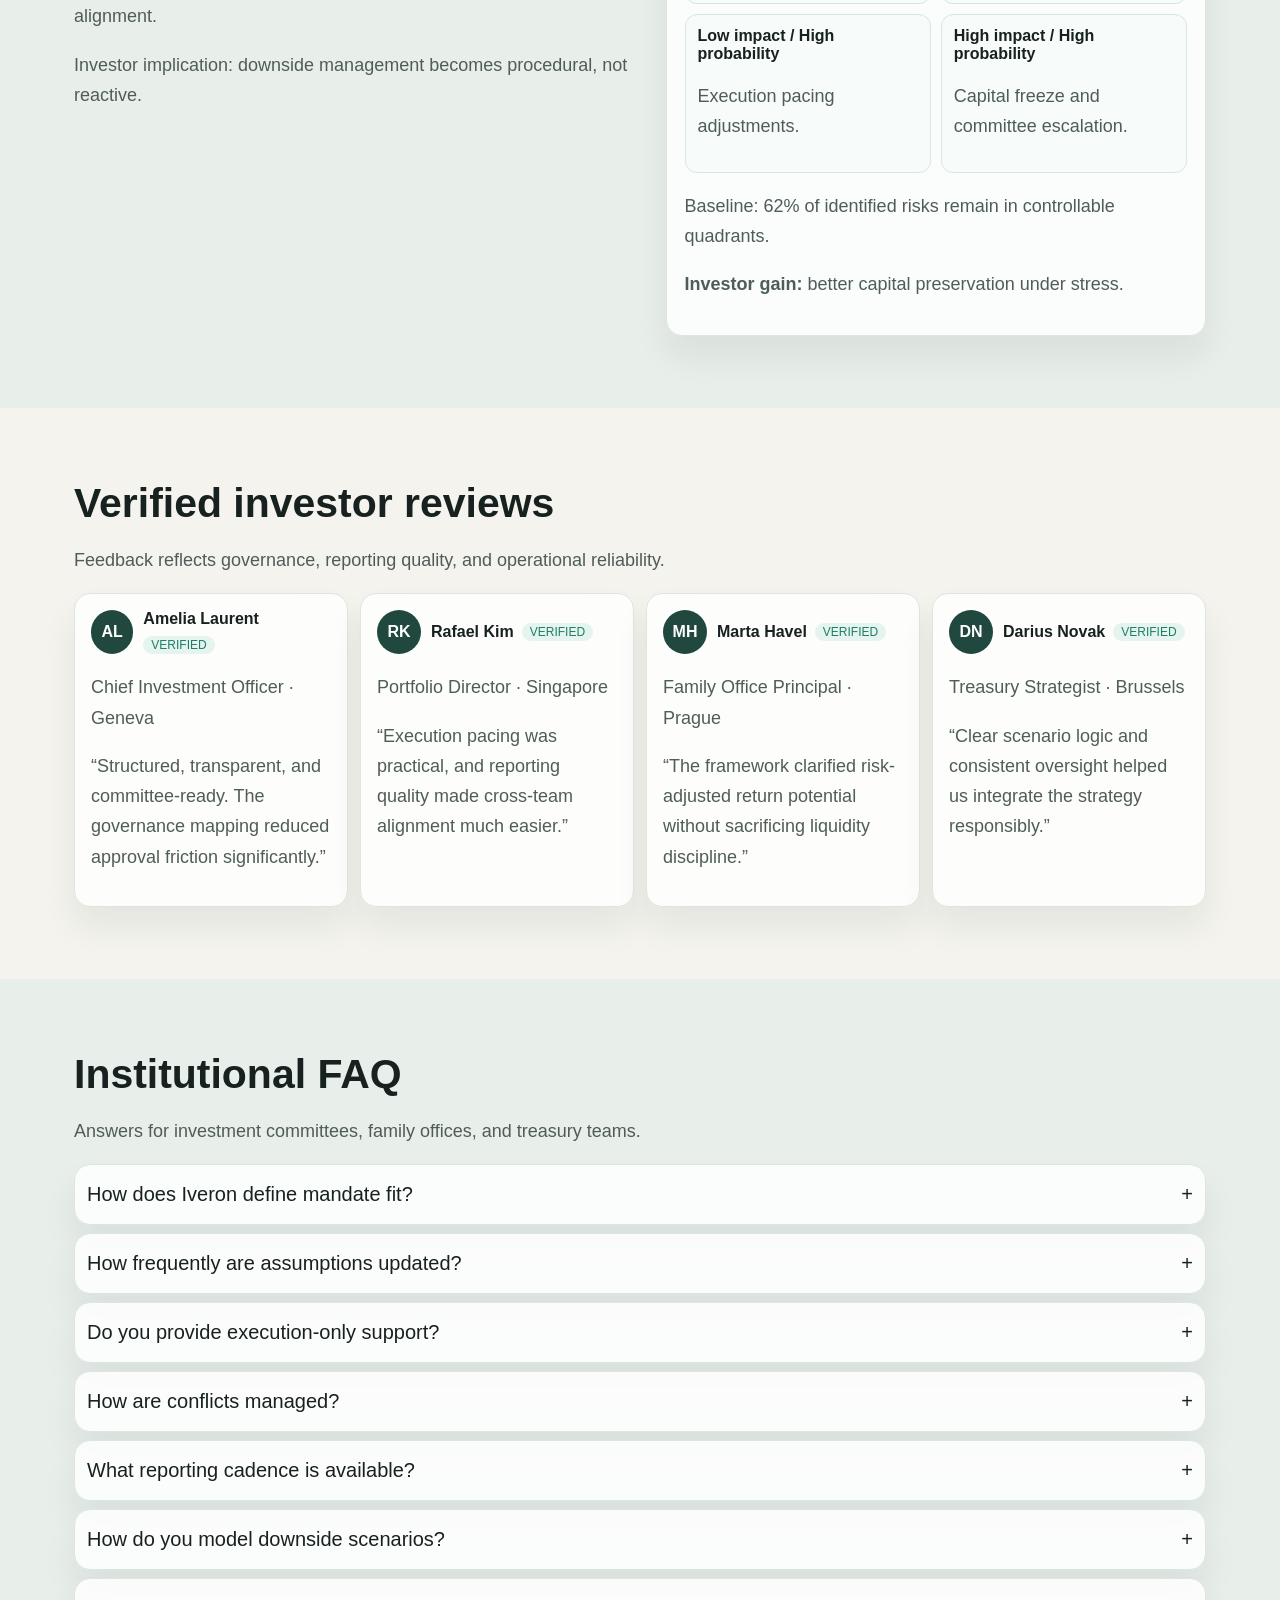
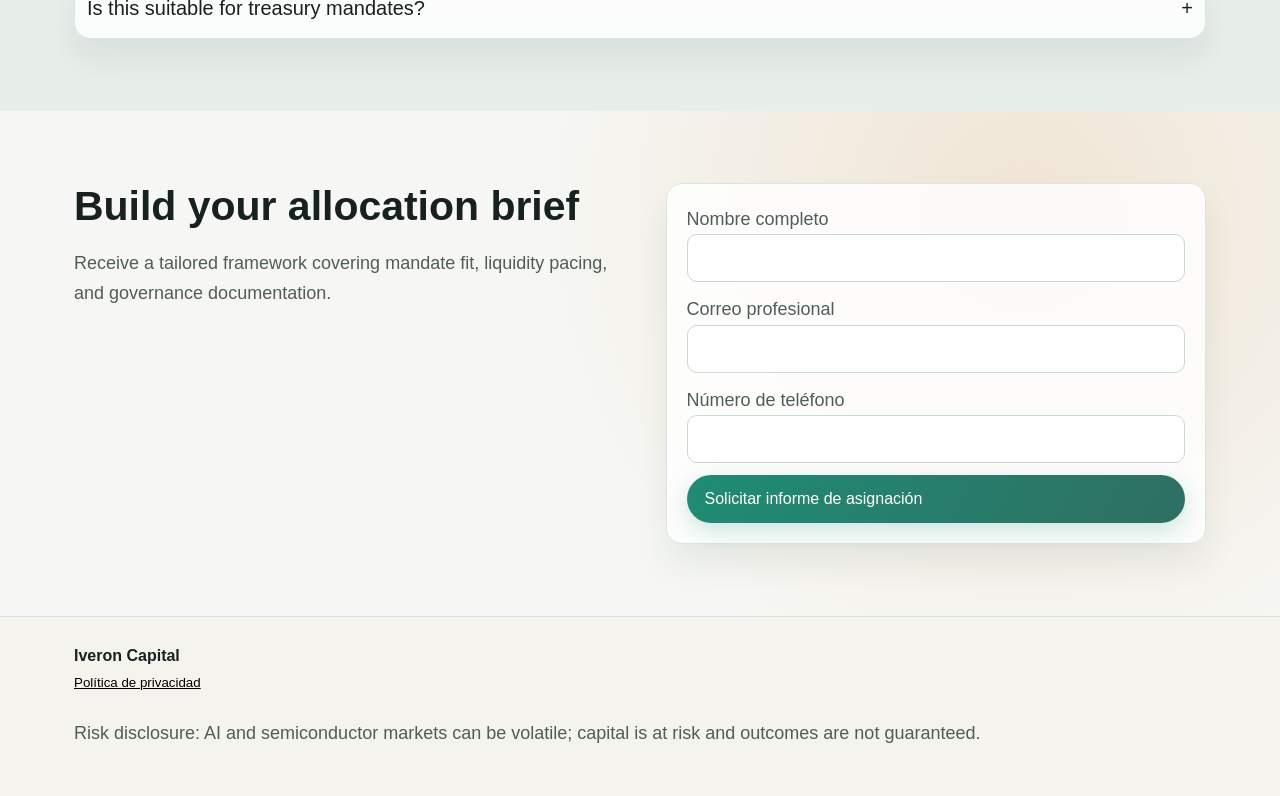
<file: es/index.html>
<!doctype html>
<html lang="es">
<head>
<meta charset="utf-8"><meta name="viewport" content="width=device-width,initial-scale=1">
<title>Iveron Capital | Español | AI Infrastructure & Semiconductor Markets</title>
<meta name="description" content="Español page for institutional AI Infrastructure & Semiconductor Markets allocation insights by Iveron Capital.">
<link rel="canonical" href="https://iveroncapital.com/es/index.html">
<link rel="alternate" hreflang="en" href="https://iveroncapital.com/index.html">
<link rel="alternate" hreflang="de" href="https://iveroncapital.com/de/index.html">
<link rel="alternate" hreflang="fr" href="https://iveroncapital.com/fr/index.html">
<link rel="alternate" hreflang="es" href="https://iveroncapital.com/es/index.html">
<link rel="alternate" hreflang="it" href="https://iveroncapital.com/it/index.html">
<link rel="alternate" hreflang="tr" href="https://iveroncapital.com/tr/index.html">
<link rel="alternate" hreflang="pt" href="https://iveroncapital.com/pt/index.html">
<link rel="alternate" hreflang="ja" href="https://iveroncapital.com/jp/index.html">
<link rel="alternate" hreflang="sk" href="https://iveroncapital.com/sk/index.html">
<link rel="alternate" hreflang="en-BE" href="https://iveroncapital.com/be/index.html">
<link rel="alternate" hreflang="x-default" href="https://iveroncapital.com/index.html">
<meta property="og:title" content="Iveron Capital | Español | AI Infrastructure & Semiconductor Markets"><meta property="og:description" content="Español page for institutional AI Infrastructure & Semiconductor Markets allocation insights by Iveron Capital."><meta property="og:type" content="website"><meta property="og:url" content="https://iveroncapital.com/es/index.html">
<meta name="twitter:card" content="summary_large_image"><meta name="twitter:title" content="Iveron Capital | Español | AI Infrastructure & Semiconductor Markets"><meta name="twitter:description" content="Español page for institutional AI Infrastructure & Semiconductor Markets allocation insights by Iveron Capital.">
<link rel="stylesheet" href="../assets/style.css">
<script type="application/ld+json">{"@context": "https://schema.org", "@graph": [{"@type": "Organization", "name": "Iveron Capital", "url": "https://iveroncapital.com", "sameAs": []}, {"@type": "WebSite", "name": "Iveron Capital", "url": "https://iveroncapital.com"}, {"@type": "FAQPage", "mainEntity": [{"@type": "Question", "name": "How does Iveron define mandate fit?", "acceptedAnswer": {"@type": "Answer", "text": "We map investment policy statements, liquidity constraints, and governance tolerances into explicit allocation bands before any execution recommendation is issued."}}, {"@type": "Question", "name": "How frequently are assumptions updated?", "acceptedAnswer": {"@type": "Answer", "text": "Core assumptions are refreshed monthly, while liquidity and event-risk overlays are updated intra-month when market structure changes."}}, {"@type": "Question", "name": "Do you provide execution-only support?", "acceptedAnswer": {"@type": "Answer", "text": "Yes. Institutions can request execution playbooks and reporting templates without adopting a full advisory engagement."}}, {"@type": "Question", "name": "How are conflicts managed?", "acceptedAnswer": {"@type": "Answer", "text": "Research, execution guidance, and reporting controls are separated through documented governance procedures and review logs."}}, {"@type": "Question", "name": "What reporting cadence is available?", "acceptedAnswer": {"@type": "Answer", "text": "Weekly tactical notes, monthly allocation dashboards, and quarterly committee packs are available in one reporting stack."}}, {"@type": "Question", "name": "How do you model downside scenarios?", "acceptedAnswer": {"@type": "Answer", "text": "We run stress pathways for valuation compression, supply-chain shocks, and policy dislocation, then attach control actions to each path."}}, {"@type": "Question", "name": "Is this suitable for treasury mandates?", "acceptedAnswer": {"@type": "Answer", "text": "Yes, when mandate language permits growth sleeves with defined liquidity rails and board-approved risk budgets."}}]}, {"@type": "Review", "author": {"@type": "Person", "name": "Amelia Laurent"}, "reviewBody": "Structured, transparent, and committee-ready. The governance mapping reduced approval friction significantly.", "reviewRating": {"@type": "Rating", "ratingValue": "5"}}, {"@type": "Review", "author": {"@type": "Person", "name": "Rafael Kim"}, "reviewBody": "Execution pacing was practical, and reporting quality made cross-team alignment much easier.", "reviewRating": {"@type": "Rating", "ratingValue": "5"}}, {"@type": "Review", "author": {"@type": "Person", "name": "Marta Havel"}, "reviewBody": "The framework clarified risk-adjusted return potential without sacrificing liquidity discipline.", "reviewRating": {"@type": "Rating", "ratingValue": "5"}}, {"@type": "Review", "author": {"@type": "Person", "name": "Darius Novak"}, "reviewBody": "Clear scenario logic and consistent oversight helped us integrate the strategy responsibly.", "reviewRating": {"@type": "Rating", "ratingValue": "5"}}]}</script>
<script defer src="../assets/app.js"></script>
</head>
<body data-lang="es">
<header class="site-header"><div class="container header-wrap"><a class="brand" href="../index.html">Iveron Capital</a><nav class="desktop-nav" aria-label="Primary"><a href="#market">Market Thesis</a><a href="#model">Allocation Model</a><a href="#process">Execution Process</a><a href="#faq">Investor FAQ</a></nav><div class="header-right"><div class="lang-dropdown"><button class="lang-trigger" aria-expanded="false">Español</button><div class="lang-menu"><a href="../index.html"><span class="flag"><svg viewBox='0 0 24 16' aria-hidden='true'><rect width='24' height='16' fill='#012169'/><path d='M0 0l24 16M24 0L0 16' stroke='#fff' stroke-width='3'/><path d='M0 0l24 16M24 0L0 16' stroke='#c8102e' stroke-width='1.5'/></svg></span>English</a>
<a href="../de/index.html"><span class="flag"><svg viewBox='0 0 24 16'><rect width='8' height='16' fill='#000'/><rect x='8' width='8' height='16' fill='#dd0000'/><rect x='16' width='8' height='16' fill='#ffce00'/></svg></span>Deutsch</a>
<a href="../fr/index.html"><span class="flag"><svg viewBox='0 0 24 16'><rect width='8' height='16' fill='#0055a4'/><rect x='8' width='8' height='16' fill='#fff'/><rect x='16' width='8' height='16' fill='#ef4135'/></svg></span>Français</a>
<a href="../es/index.html"><span class="flag"><svg viewBox='0 0 24 16'><rect width='24' height='16' fill='#c60b1e'/><rect y='4' width='24' height='8' fill='#ffc400'/></svg></span>Español</a>
<a href="../it/index.html"><span class="flag"><svg viewBox='0 0 24 16'><rect width='24' height='16' fill='#009246'/><rect x='8' width='8' height='16' fill='#fff'/><rect x='16' width='8' height='16' fill='#ce2b37'/></svg></span>Italiano</a>
<a href="../tr/index.html"><span class="flag"><svg viewBox='0 0 24 16'><rect width='24' height='16' fill='#e30a17'/><circle cx='10' cy='8' r='4' fill='#fff'/></svg></span>Türkçe</a>
<a href="../pt/index.html"><span class="flag"><svg viewBox='0 0 24 16'><rect width='24' height='16' fill='#006600'/><rect y='5' width='24' height='6' fill='#ff0000'/></svg></span>Português</a>
<a href="../jp/index.html"><span class="flag"><svg viewBox='0 0 24 16'><rect width='24' height='16' fill='#fff'/><circle cx='12' cy='8' r='4' fill='#bc002d'/></svg></span>日本語</a>
<a href="../sk/index.html"><span class="flag"><svg viewBox='0 0 24 16'><rect width='24' height='16' fill='#fff'/><rect y='6' width='24' height='4' fill='#0b4ea2'/><rect x='9' width='4' height='16' fill='#0b4ea2'/></svg></span>Slovenčina</a>
<a href="../be/index.html"><span class="flag"><svg viewBox='0 0 24 16'><rect width='8' height='16' fill='#000'/><rect x='8' width='8' height='16' fill='#ffd90c'/><rect x='16' width='8' height='16' fill='#ef3340'/></svg></span>Belgium</a></div></div><a class="btn btn-primary" href="#lead-form-hero">Solicitar informe de asignación</a><button class="burger" aria-label="Open menu" aria-expanded="false"><span></span><span></span><span></span></button></div></div></header>
<div class="mobile-drawer" aria-hidden="true"><div class="drawer-panel"><button class="drawer-close" aria-label="Close menu">×</button><nav class="drawer-nav"><a href="#market">Market Thesis</a><a href="#model">Allocation Model</a><a href="#process">Execution Process</a><a href="#faq">Investor FAQ</a></nav><div class="lang-dropdown mobile"><button class="lang-trigger" aria-expanded="false">Español</button><div class="lang-menu"><a href="../index.html"><span class="flag"><svg viewBox='0 0 24 16' aria-hidden='true'><rect width='24' height='16' fill='#012169'/><path d='M0 0l24 16M24 0L0 16' stroke='#fff' stroke-width='3'/><path d='M0 0l24 16M24 0L0 16' stroke='#c8102e' stroke-width='1.5'/></svg></span>English</a>
<a href="../de/index.html"><span class="flag"><svg viewBox='0 0 24 16'><rect width='8' height='16' fill='#000'/><rect x='8' width='8' height='16' fill='#dd0000'/><rect x='16' width='8' height='16' fill='#ffce00'/></svg></span>Deutsch</a>
<a href="../fr/index.html"><span class="flag"><svg viewBox='0 0 24 16'><rect width='8' height='16' fill='#0055a4'/><rect x='8' width='8' height='16' fill='#fff'/><rect x='16' width='8' height='16' fill='#ef4135'/></svg></span>Français</a>
<a href="../es/index.html"><span class="flag"><svg viewBox='0 0 24 16'><rect width='24' height='16' fill='#c60b1e'/><rect y='4' width='24' height='8' fill='#ffc400'/></svg></span>Español</a>
<a href="../it/index.html"><span class="flag"><svg viewBox='0 0 24 16'><rect width='24' height='16' fill='#009246'/><rect x='8' width='8' height='16' fill='#fff'/><rect x='16' width='8' height='16' fill='#ce2b37'/></svg></span>Italiano</a>
<a href="../tr/index.html"><span class="flag"><svg viewBox='0 0 24 16'><rect width='24' height='16' fill='#e30a17'/><circle cx='10' cy='8' r='4' fill='#fff'/></svg></span>Türkçe</a>
<a href="../pt/index.html"><span class="flag"><svg viewBox='0 0 24 16'><rect width='24' height='16' fill='#006600'/><rect y='5' width='24' height='6' fill='#ff0000'/></svg></span>Português</a>
<a href="../jp/index.html"><span class="flag"><svg viewBox='0 0 24 16'><rect width='24' height='16' fill='#fff'/><circle cx='12' cy='8' r='4' fill='#bc002d'/></svg></span>日本語</a>
<a href="../sk/index.html"><span class="flag"><svg viewBox='0 0 24 16'><rect width='24' height='16' fill='#fff'/><rect y='6' width='24' height='4' fill='#0b4ea2'/><rect x='9' width='4' height='16' fill='#0b4ea2'/></svg></span>Slovenčina</a>
<a href="../be/index.html"><span class="flag"><svg viewBox='0 0 24 16'><rect width='8' height='16' fill='#000'/><rect x='8' width='8' height='16' fill='#ffd90c'/><rect x='16' width='8' height='16' fill='#ef3340'/></svg></span>Belgium</a></div></div><a class="btn btn-primary" href="#lead-form-hero">Solicitar informe de asignación</a></div></div>
<main>
<section class="hero section-glow"><div class="container hero-grid"><div><p class="eyebrow">Iveron Capital</p><h1>Mercados de infraestructura de IA y semiconductores: inteligencia de asignación institucional</h1><p>Mercados de infraestructura de IA y semiconductores: inteligencia de asignación institucional This page explains governance, liquidity and execution for institutional investors.</p><article class="target-card reveal"><h2>Corredor objetivo</h2><p>Corredor de referencia para planificación de escenarios institucionales, sin garantía de rentabilidad.</p><div class="target-values"><div><small>Monthly</small><strong>8%–15% monthly reference</strong></div><div><small>Annualized</small><strong>80%–200% annual reference</strong></div></div></article></div><div><form id="lead-form-hero" class="lead-form reveal"><h2>Reservar llamada con inversores</h2><label>Nombre completo<input type="text" required></label><label>Correo profesional<input type="email" required></label><label>Número de teléfono<input type="tel" required></label><button class="btn btn-primary" type="submit">Recibir informe</button></form><section class="calculator reveal" aria-label="Calculadora de proyección"><h3>Calculadora de proyección</h3><div class="amount-rail"><span>Monto</span><div class="segmented" role="group"><button class="amt active" data-amount="10000">$10,000</button><button class="amt" data-amount="50000">$50,000</button><button class="amt" data-amount="150000">$150,000</button></div></div><div class="months-rail"><span>3–24 meses</span><input id="months" type="range" min="3" max="24" value="12"><span id="months-pill">12 months</span></div><div class="results"><article class="result-card"><p>Escenario bajo</p><strong data-rate="0.08">$0</strong><em>Proyección ilustrativa</em></article><article class="result-card"><p>Escenario base</p><strong data-rate="0.11">$0</strong><em>Proyección ilustrativa</em></article><article class="result-card"><p>Escenario alto</p><strong data-rate="0.15">$0</strong><em>Proyección ilustrativa</em></article></div></section></div></div></section>
<section class="kpi-strip"><div class="container"><h2>Institutional KPI strip</h2><p>A consolidated view of market depth and strategy behavior keeps committees aligned.</p><div class="kpi-grid"><article><small>Addressable capex wave</small><strong>$480B</strong><p>Baseline global estimate</p><span>Investor gain: earlier allocation windows.</span></article><article><small>Liquidity coverage ratio</small><strong>2.9x</strong><p>Benchmark: 1.8x diversified tech basket</p><span>Investor gain: better rebalancing capacity.</span></article><article><small>Policy-aligned reporting</small><strong>96%</strong><p>Threshold: 90% committee target</p><span>Investor gain: smoother governance approval.</span></article></div></div></section>
<section id="market" class="section alt"><div class="container split"><div><h2>Why this market matters now</h2><p>AI demand has moved from narrative to procurement cycles; semiconductor capacity is now strategic infrastructure.</p><p>Procurement lead-times, foundry utilization, and power-constrained compute deployment create a measurable allocation edge when monitored as one system. We link each driver to mandate fit, expected liquidity windows, and compliance checkpoints.</p><p class="implication">Investor implication: allocate against observable infrastructure demand rather than headline momentum.</p></div><div class="allocation-bars reveal"><h3>Allocation composition</h3><div class="stack" style="--a:42;--b:33;--c:25"><span>Core fabs 42%</span><span>AI compute 33%</span><span>Design IP 25%</span></div><p>Benchmark mix: 35/25/40. Overweighting compute where supply visibility is highest raises capital efficiency.</p><p><strong>Investor gain:</strong> better balance between growth capture and liquidity resilience.</p></div></div></section>
<section id="model" class="section"><div class="container split reverse"><div class="radials reveal"><h3>Governance readiness indicators</h3><div class="rings"><div class="ring" style="--p:78"><span>78%</span><small>Reporting maturity<br>Baseline 60%</small></div><div class="ring" style="--p:84"><span>84%</span><small>Execution control<br>Baseline 67%</small></div></div><p>Scores combine documentation depth, escalation policy, and execution auditability.</p><p><strong>Investor gain:</strong> clearer decision rights and faster committee sign-off.</p></div><div><h2>Allocation model architecture</h2><p>We combine governance filters, liquidity ladders, and scenario envelopes into one mandate-fit model.</p><p>The model tiers exposure across strategic core, tactical satellite, and liquidity reserve layers. Each layer carries explicit turnover limits, benchmark references, and downside control triggers. Capital is sequenced to preserve optionality during policy or supply shocks.</p><p class="implication">Investor implication: a repeatable framework that scales across CIO, treasury, and family office mandates.</p></div></div></section>
<section id="process" class="section alt"><div class="container"><h2>Execution process and timeline</h2><p>A sequenced deployment model reduces timing risk and preserves policy compliance.</p><div class="timeline reveal"><article><h3>Week 1–2</h3><p>Mandate diagnostics, liquidity map, and governance checklists.</p><span>Deliverable: Allocation policy matrix.</span></article><article><h3>Week 3–5</h3><p>Scenario tests across base, compression, and accelerated demand paths.</p><span>Deliverable: risk-adjusted return envelope.</span></article><article><h3>Week 6–8</h3><p>Execution playbook with compliance gates and reporting templates.</p><span>Deliverable: committee-ready deployment pack.</span></article></div><p class="implication">Investor implication: quantified milestones reduce implementation drift and decision latency.</p></div></section>
<section class="section"><div class="container split"><div><h2>Performance context vs baseline</h2><p>Relative positioning matters more than standalone returns in institutional reviews.</p><p>Performance is displayed against explicit baselines: broad tech index, semiconductor benchmark, and mandate-specific hurdle rate. This structure isolates true alpha from beta exposure and style drift.</p><p class="implication">Investor implication: better attribution quality for reallocation decisions.</p></div><div class="compare-bars reveal"><h3>12-month return distribution</h3><div><label>Iveron model <b>26%</b></label><div class="bar"><i style="width:74%"></i><u style="left:58%">Market 18%</u></div></div><div><label>Drawdown profile <b>-9%</b></label><div class="bar"><i style="width:36%"></i><u style="left:52%">Market -13%</u></div></div><p>Benchmark markers indicate where excess return is captured with lower downside amplitude.</p><p><strong>Investor gain:</strong> stronger risk-adjusted return quality.</p></div></div></section>
<section class="section mesh"><div class="container split reverse"><div class="waterfall reveal"><h3>Value creation drivers</h3><div class="wf-step"><span>Demand acceleration</span><b>+9.2%</b></div><div class="wf-step"><span>Capacity discipline</span><b>+5.1%</b></div><div class="wf-step"><span>Policy friction</span><b>-2.3%</b></div><div class="wf-step total"><span>Net effect</span><b>+12.0%</b></div><p>Each driver is benchmarked against a five-year median path.</p><p><strong>Investor gain:</strong> clearer timing signals for incremental allocation.</p></div><div><h2>Research insights dashboard</h2><p>Drivers are decomposed to show what is cyclical, structural, and execution-sensitive.</p><p>Our insight layer links order-book data, hyperscaler capex guidance, and inventory velocity into one narrative model. By separating structural and cyclical factors, committees can justify tactical tilts without compromising long-term policy integrity.</p><p class="implication">Investor implication: deeper conviction for both scaling and de-risking actions.</p></div></div></section>
<section class="section alt"><div class="container split"><div><h2>Risk matrix and controls</h2><p>Every upside thesis is paired with a predefined control response and reporting trigger.</p><p>Risk governance maps probability and portfolio impact inside a 2x2 control matrix. Every quadrant has predefined actions, escalation owners, and communication cadence to maintain compliance alignment.</p><p class="implication">Investor implication: downside management becomes procedural, not reactive.</p></div><div class="risk-matrix reveal"><h3>Risk matrix</h3><div class="matrix"><div><b>Low impact / Low probability</b><p>Routine monitoring, monthly review.</p></div><div><b>High impact / Low probability</b><p>Hedge overlays, contingent approvals.</p></div><div><b>Low impact / High probability</b><p>Execution pacing adjustments.</p></div><div><b>High impact / High probability</b><p>Capital freeze and committee escalation.</p></div></div><p>Baseline: 62% of identified risks remain in controllable quadrants.</p><p><strong>Investor gain:</strong> better capital preservation under stress.</p></div></div></section>
<section class="section"><div class="container"><h2>Verified investor reviews</h2><p>Feedback reflects governance, reporting quality, and operational reliability.</p><div class="reviews"><article class="review-card reveal"><div class="review-head"><div class="avatar">AL</div><div class="meta"><strong>Amelia Laurent</strong><span class="verified">VERIFIED</span></div></div><p class="title">Chief Investment Officer · Geneva</p><p>“Structured, transparent, and committee-ready. The governance mapping reduced approval friction significantly.”</p></article>
<article class="review-card reveal"><div class="review-head"><div class="avatar">RK</div><div class="meta"><strong>Rafael Kim</strong><span class="verified">VERIFIED</span></div></div><p class="title">Portfolio Director · Singapore</p><p>“Execution pacing was practical, and reporting quality made cross-team alignment much easier.”</p></article>
<article class="review-card reveal"><div class="review-head"><div class="avatar">MH</div><div class="meta"><strong>Marta Havel</strong><span class="verified">VERIFIED</span></div></div><p class="title">Family Office Principal · Prague</p><p>“The framework clarified risk-adjusted return potential without sacrificing liquidity discipline.”</p></article>
<article class="review-card reveal"><div class="review-head"><div class="avatar">DN</div><div class="meta"><strong>Darius Novak</strong><span class="verified">VERIFIED</span></div></div><p class="title">Treasury Strategist · Brussels</p><p>“Clear scenario logic and consistent oversight helped us integrate the strategy responsibly.”</p></article></div></div></section>
<section id="faq" class="section alt"><div class="container"><h2>Institutional FAQ</h2><p>Answers for investment committees, family offices, and treasury teams.</p><div class="faq"><div class="faq-item"><button class="faq-q" aria-expanded="false">How does Iveron define mandate fit?<span>+</span></button><div class="faq-a"><p>We map investment policy statements, liquidity constraints, and governance tolerances into explicit allocation bands before any execution recommendation is issued.</p></div></div>
<div class="faq-item"><button class="faq-q" aria-expanded="false">How frequently are assumptions updated?<span>+</span></button><div class="faq-a"><p>Core assumptions are refreshed monthly, while liquidity and event-risk overlays are updated intra-month when market structure changes.</p></div></div>
<div class="faq-item"><button class="faq-q" aria-expanded="false">Do you provide execution-only support?<span>+</span></button><div class="faq-a"><p>Yes. Institutions can request execution playbooks and reporting templates without adopting a full advisory engagement.</p></div></div>
<div class="faq-item"><button class="faq-q" aria-expanded="false">How are conflicts managed?<span>+</span></button><div class="faq-a"><p>Research, execution guidance, and reporting controls are separated through documented governance procedures and review logs.</p></div></div>
<div class="faq-item"><button class="faq-q" aria-expanded="false">What reporting cadence is available?<span>+</span></button><div class="faq-a"><p>Weekly tactical notes, monthly allocation dashboards, and quarterly committee packs are available in one reporting stack.</p></div></div>
<div class="faq-item"><button class="faq-q" aria-expanded="false">How do you model downside scenarios?<span>+</span></button><div class="faq-a"><p>We run stress pathways for valuation compression, supply-chain shocks, and policy dislocation, then attach control actions to each path.</p></div></div>
<div class="faq-item"><button class="faq-q" aria-expanded="false">Is this suitable for treasury mandates?<span>+</span></button><div class="faq-a"><p>Yes, when mandate language permits growth sleeves with defined liquidity rails and board-approved risk budgets.</p></div></div></div></div></section>
<section class="section final-cta"><div class="container split"><div><h2>Build your allocation brief</h2><p>Receive a tailored framework covering mandate fit, liquidity pacing, and governance documentation.</p></div><form class="lead-form"><label>Nombre completo<input type="text" required></label><label>Correo profesional<input type="email" required></label><label>Número de teléfono<input type="tel" required></label><button class="btn btn-primary" type="submit">Solicitar informe de asignación</button></form></div></section>
</main>
<footer><div class="container foot"><strong>Iveron Capital</strong><button class="privacy-link" data-modal-open>Política de privacidad</button><p>Risk disclosure: AI and semiconductor markets can be volatile; capital is at risk and outcomes are not guaranteed.</p></div></footer>
<div class="modal" id="privacy-modal" aria-hidden="true"><div class="modal-box" role="dialog" aria-modal="true" aria-label="Política de privacidad"><button class="modal-x" data-modal-close aria-label="Close">×</button><h2>Política de privacidad</h2><div class="modal-body"><h3>Introduction</h3><p>Iveron Capital processes personal and professional contact information to provide institutional briefings and mandated communications.</p><h3>Data collection</h3><p>We collect name, business email, phone number, usage analytics, and request history submitted through website forms.</p><h3>Legal basis</h3><p>Processing relies on consent, legitimate interest for institutional communication, and compliance with regulatory obligations.</p><h3>Cookies</h3><p>Cookies support session continuity, language display preferences, and aggregated traffic analytics. You can manage browser preferences at any time.</p><h3>Retention</h3><p>Contact records are retained only as long as necessary for advisory inquiry handling, compliance logging, and legal recordkeeping duties.</p><h3>Third-party sharing</h3><p>Data may be shared with vetted service providers under confidentiality and data-processing agreements.</p><h3>Security</h3><p>We apply encryption in transit, role-based access control, audit logs, and regular security review procedures.</p><h3>User rights</h3><p>Users may request access, correction, deletion, restriction, and objection rights according to applicable law.</p><h3>International transfers</h3><p>Cross-border transfers use contractual safeguards and documented controls aligned with international data protection frameworks.</p><h3>Industry risk disclosure</h3><p>Market materials describe risk scenarios for AI infrastructure and semiconductor assets; they do not constitute guaranteed outcomes.</p><h3>Contact</h3><p>For privacy inquiries, contact privacy@iveroncapital.com.</p></div><div class="modal-footer"><button class="btn" data-modal-close>Close</button></div></div></div>
</body></html>
</file>
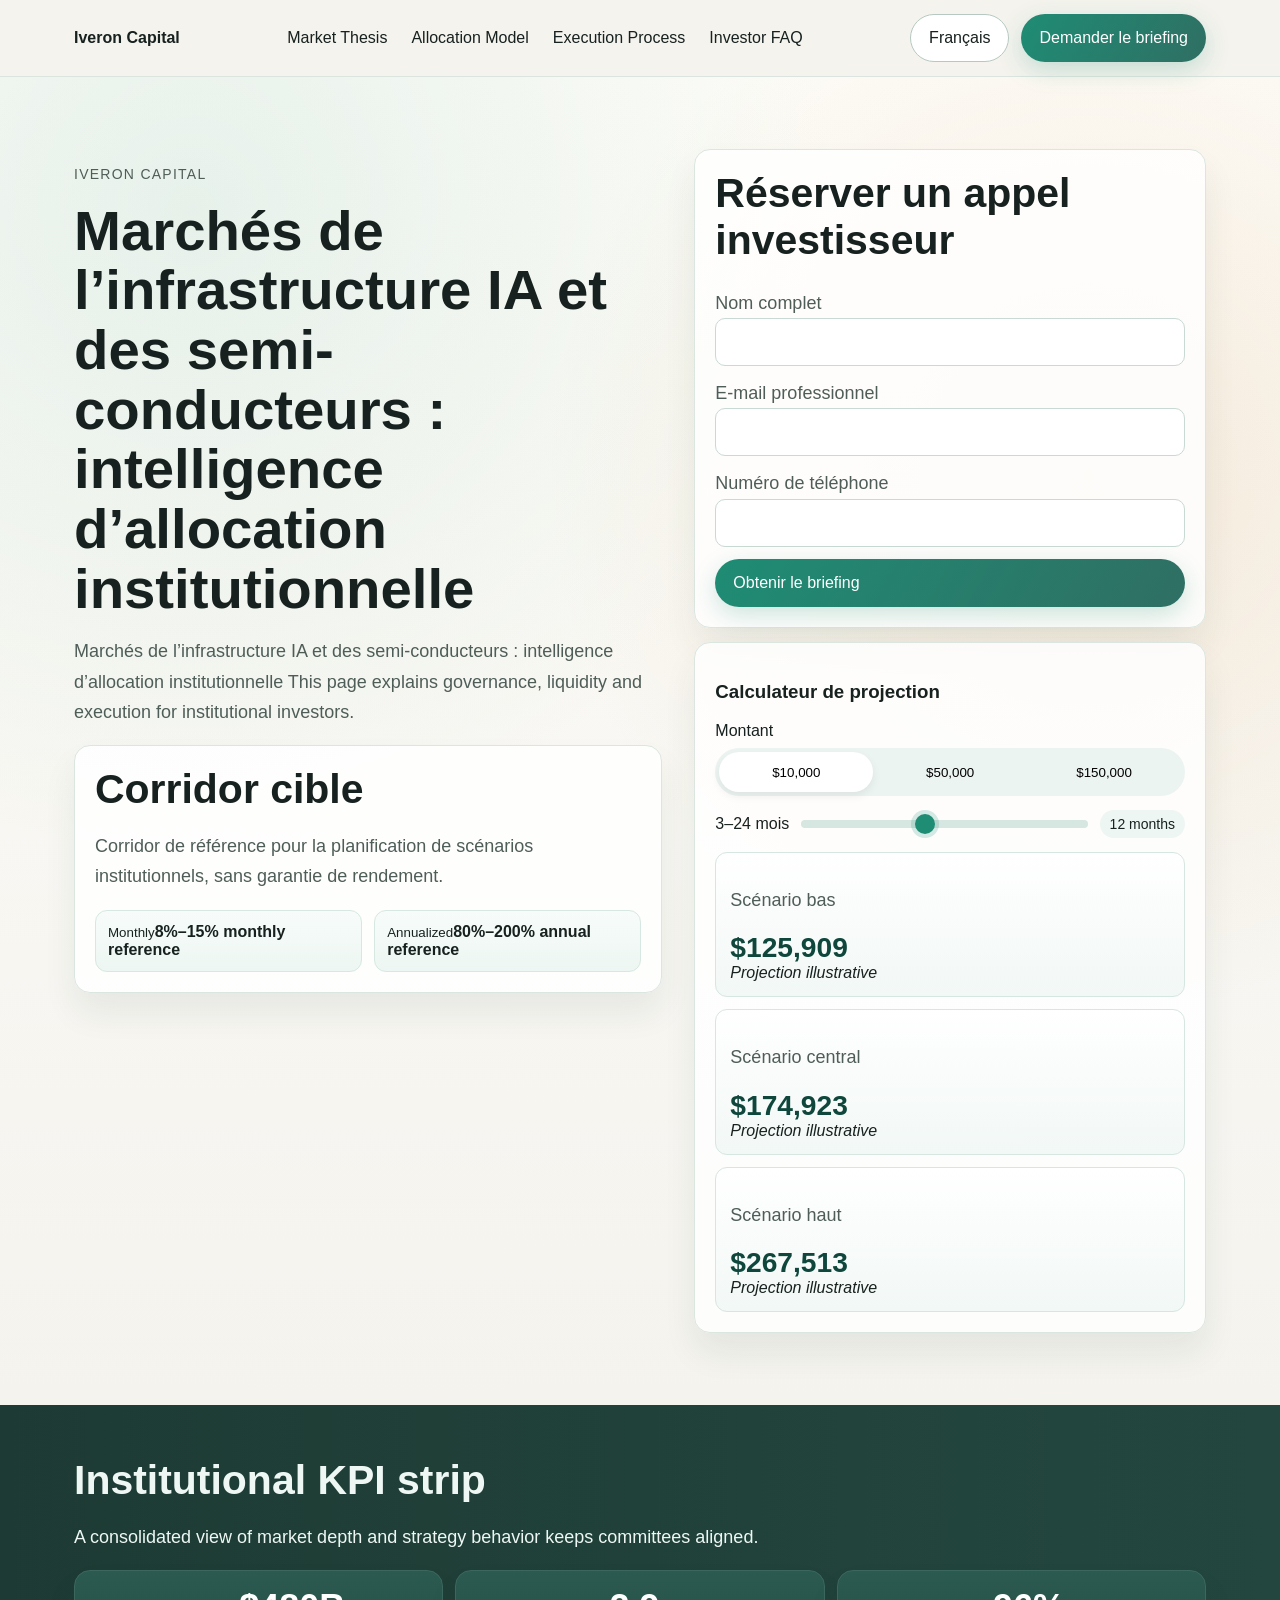
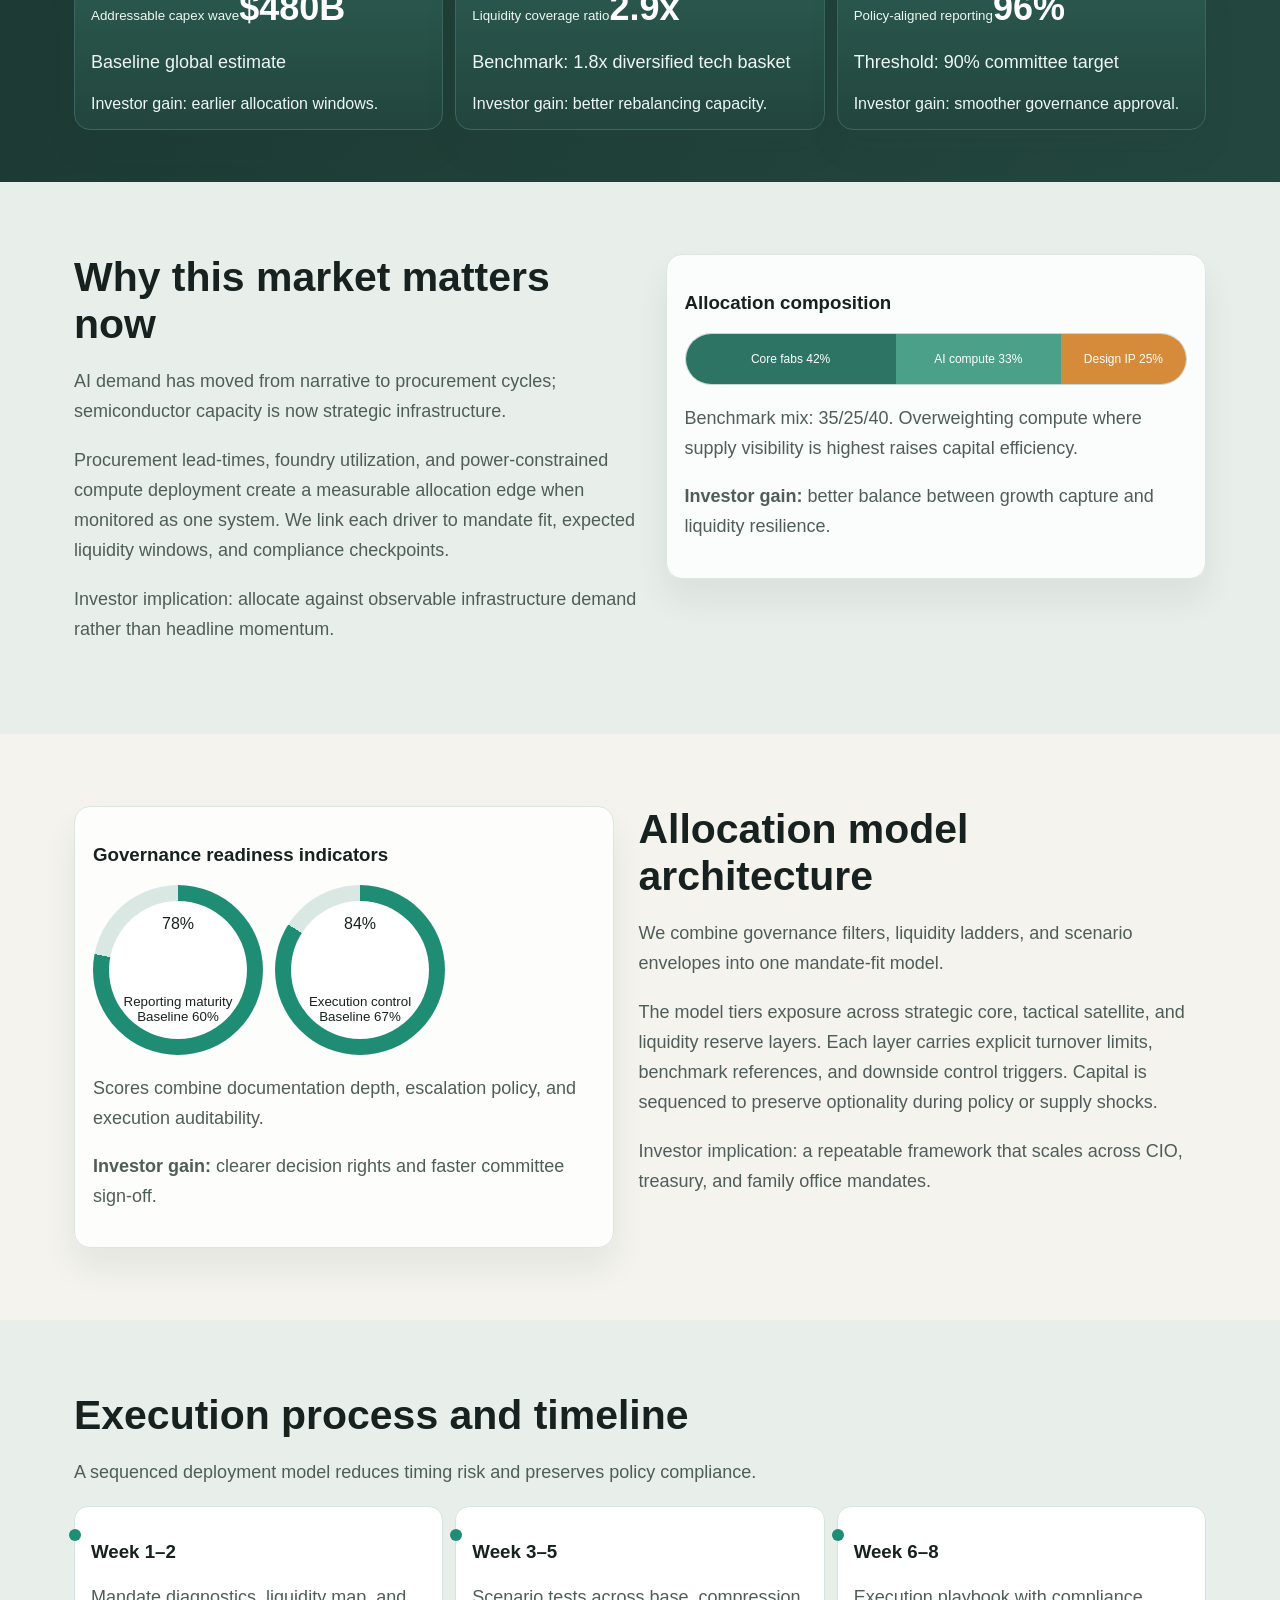
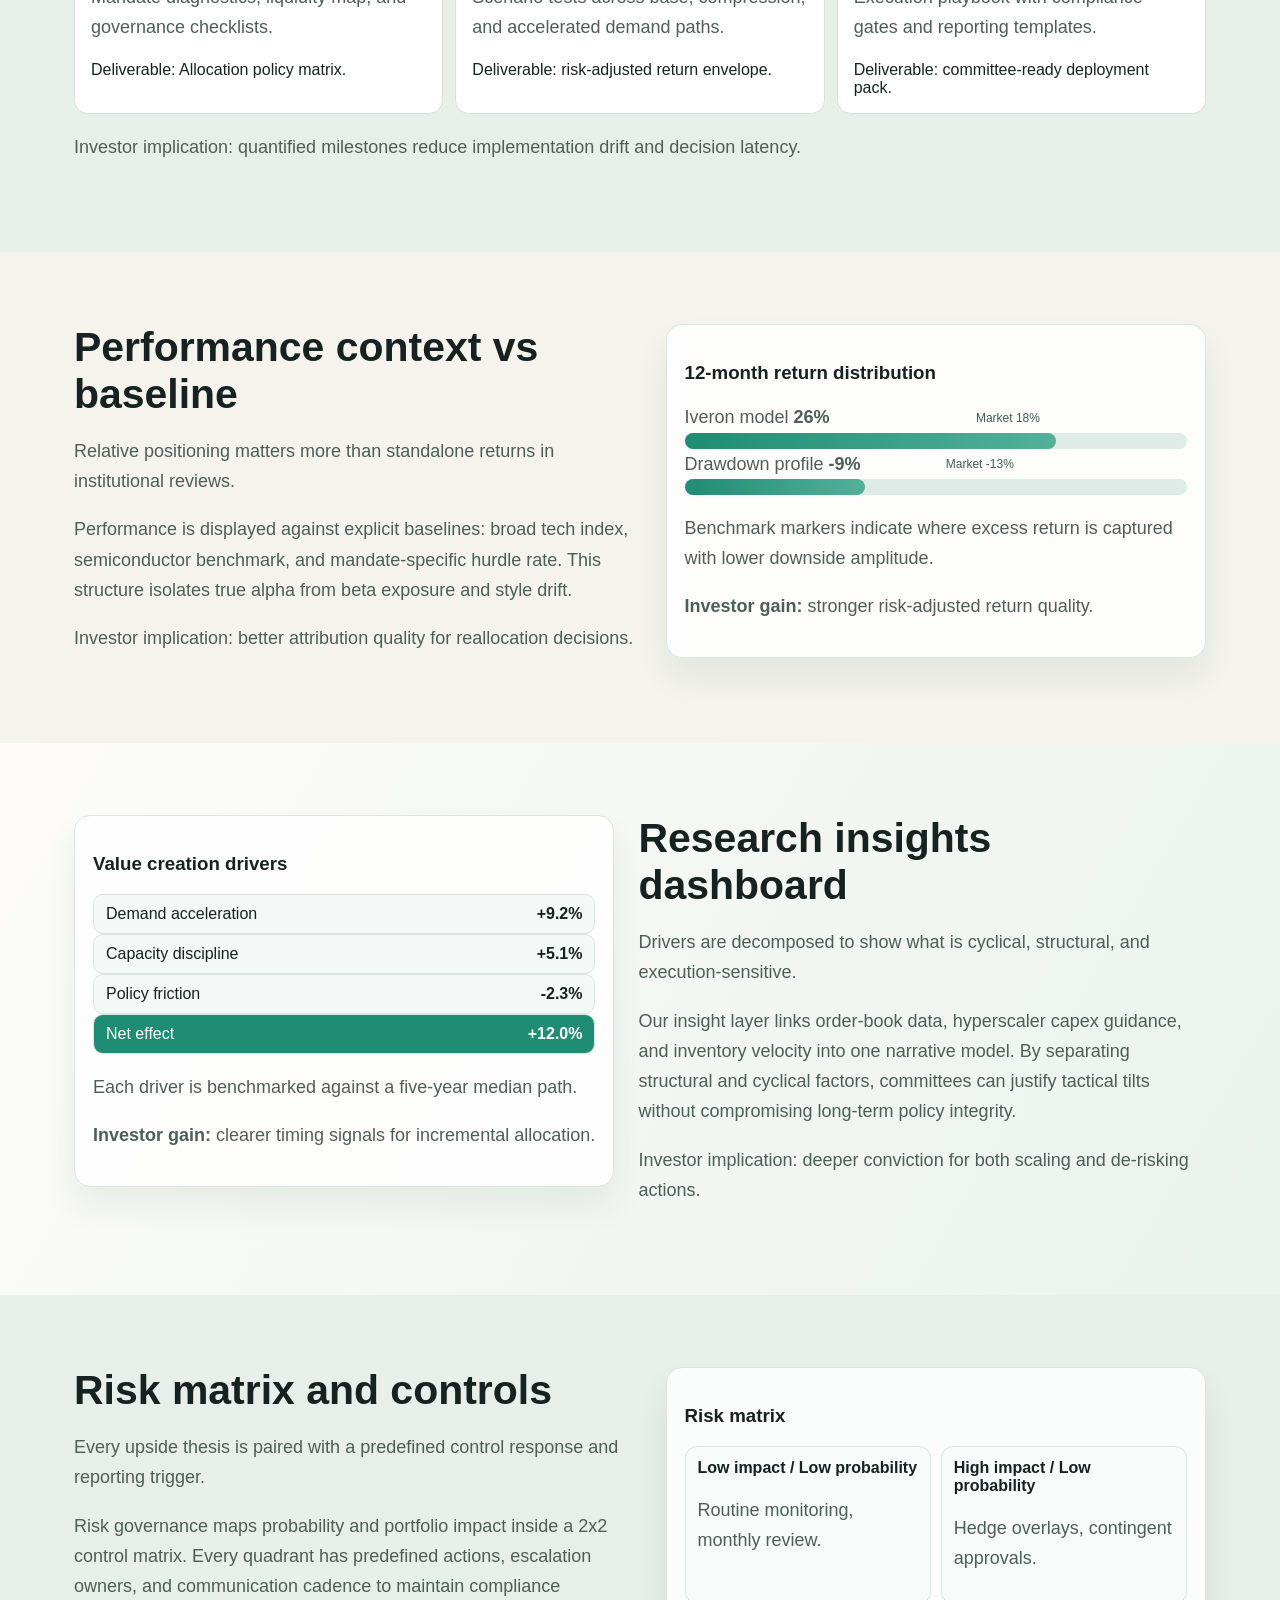
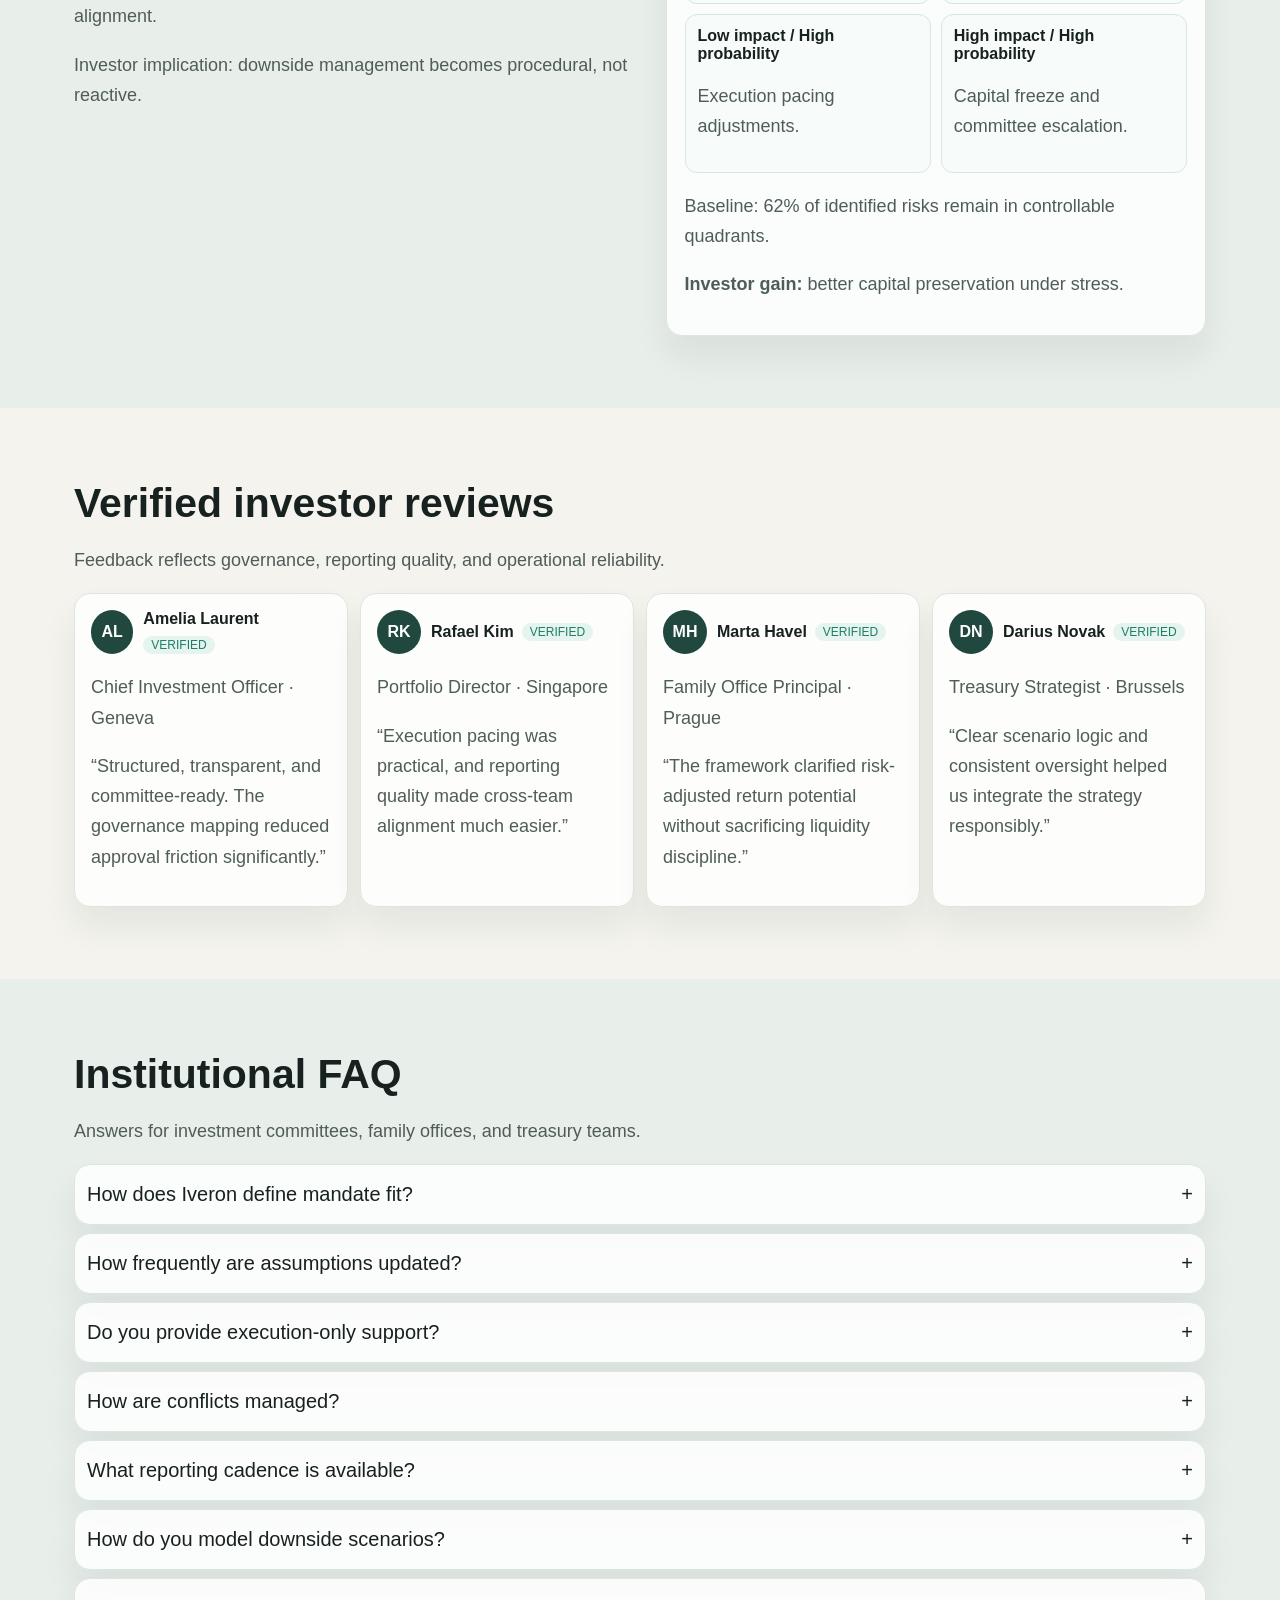
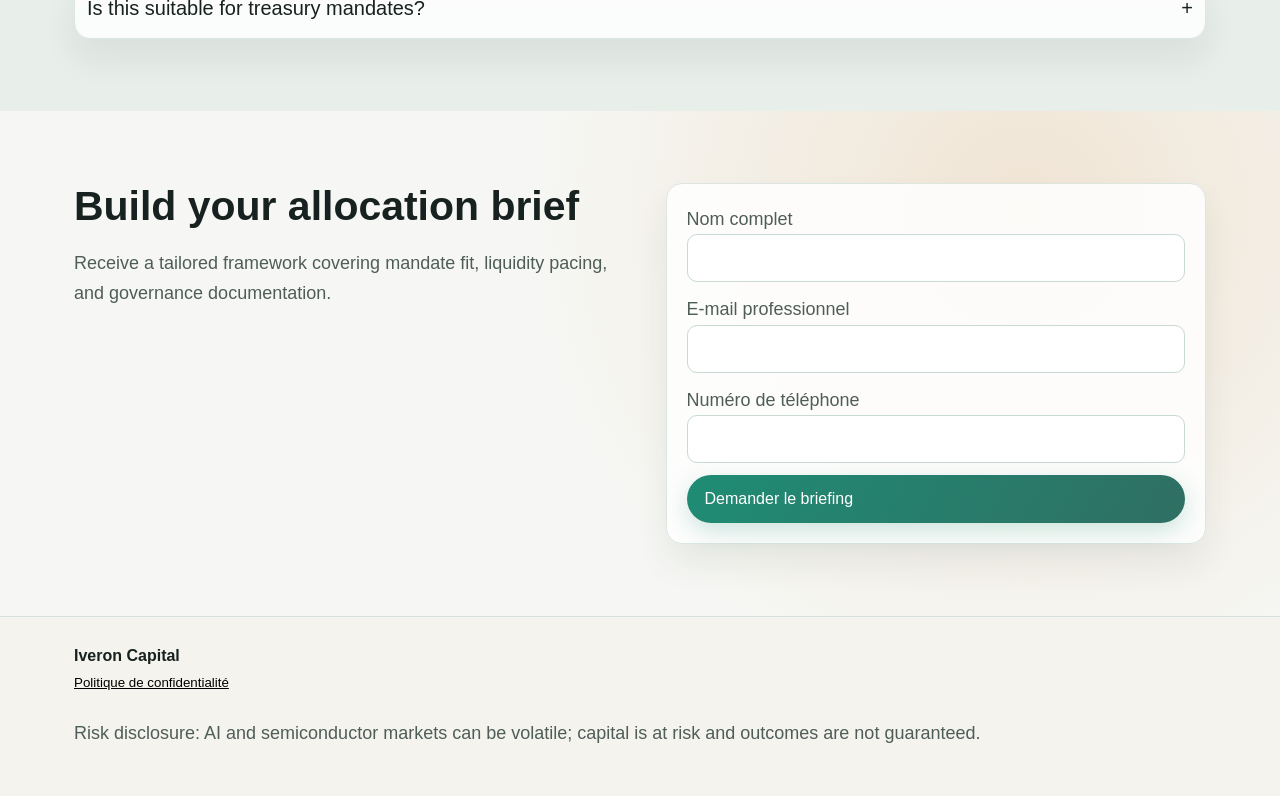
<file: fr/index.html>
<!doctype html>
<html lang="fr">
<head>
<meta charset="utf-8"><meta name="viewport" content="width=device-width,initial-scale=1">
<title>Iveron Capital | Français | AI Infrastructure & Semiconductor Markets</title>
<meta name="description" content="Français page for institutional AI Infrastructure & Semiconductor Markets allocation insights by Iveron Capital.">
<link rel="canonical" href="https://iveroncapital.com/fr/index.html">
<link rel="alternate" hreflang="en" href="https://iveroncapital.com/index.html">
<link rel="alternate" hreflang="de" href="https://iveroncapital.com/de/index.html">
<link rel="alternate" hreflang="fr" href="https://iveroncapital.com/fr/index.html">
<link rel="alternate" hreflang="es" href="https://iveroncapital.com/es/index.html">
<link rel="alternate" hreflang="it" href="https://iveroncapital.com/it/index.html">
<link rel="alternate" hreflang="tr" href="https://iveroncapital.com/tr/index.html">
<link rel="alternate" hreflang="pt" href="https://iveroncapital.com/pt/index.html">
<link rel="alternate" hreflang="ja" href="https://iveroncapital.com/jp/index.html">
<link rel="alternate" hreflang="sk" href="https://iveroncapital.com/sk/index.html">
<link rel="alternate" hreflang="en-BE" href="https://iveroncapital.com/be/index.html">
<link rel="alternate" hreflang="x-default" href="https://iveroncapital.com/index.html">
<meta property="og:title" content="Iveron Capital | Français | AI Infrastructure & Semiconductor Markets"><meta property="og:description" content="Français page for institutional AI Infrastructure & Semiconductor Markets allocation insights by Iveron Capital."><meta property="og:type" content="website"><meta property="og:url" content="https://iveroncapital.com/fr/index.html">
<meta name="twitter:card" content="summary_large_image"><meta name="twitter:title" content="Iveron Capital | Français | AI Infrastructure & Semiconductor Markets"><meta name="twitter:description" content="Français page for institutional AI Infrastructure & Semiconductor Markets allocation insights by Iveron Capital.">
<link rel="stylesheet" href="../assets/style.css">
<script type="application/ld+json">{"@context": "https://schema.org", "@graph": [{"@type": "Organization", "name": "Iveron Capital", "url": "https://iveroncapital.com", "sameAs": []}, {"@type": "WebSite", "name": "Iveron Capital", "url": "https://iveroncapital.com"}, {"@type": "FAQPage", "mainEntity": [{"@type": "Question", "name": "How does Iveron define mandate fit?", "acceptedAnswer": {"@type": "Answer", "text": "We map investment policy statements, liquidity constraints, and governance tolerances into explicit allocation bands before any execution recommendation is issued."}}, {"@type": "Question", "name": "How frequently are assumptions updated?", "acceptedAnswer": {"@type": "Answer", "text": "Core assumptions are refreshed monthly, while liquidity and event-risk overlays are updated intra-month when market structure changes."}}, {"@type": "Question", "name": "Do you provide execution-only support?", "acceptedAnswer": {"@type": "Answer", "text": "Yes. Institutions can request execution playbooks and reporting templates without adopting a full advisory engagement."}}, {"@type": "Question", "name": "How are conflicts managed?", "acceptedAnswer": {"@type": "Answer", "text": "Research, execution guidance, and reporting controls are separated through documented governance procedures and review logs."}}, {"@type": "Question", "name": "What reporting cadence is available?", "acceptedAnswer": {"@type": "Answer", "text": "Weekly tactical notes, monthly allocation dashboards, and quarterly committee packs are available in one reporting stack."}}, {"@type": "Question", "name": "How do you model downside scenarios?", "acceptedAnswer": {"@type": "Answer", "text": "We run stress pathways for valuation compression, supply-chain shocks, and policy dislocation, then attach control actions to each path."}}, {"@type": "Question", "name": "Is this suitable for treasury mandates?", "acceptedAnswer": {"@type": "Answer", "text": "Yes, when mandate language permits growth sleeves with defined liquidity rails and board-approved risk budgets."}}]}, {"@type": "Review", "author": {"@type": "Person", "name": "Amelia Laurent"}, "reviewBody": "Structured, transparent, and committee-ready. The governance mapping reduced approval friction significantly.", "reviewRating": {"@type": "Rating", "ratingValue": "5"}}, {"@type": "Review", "author": {"@type": "Person", "name": "Rafael Kim"}, "reviewBody": "Execution pacing was practical, and reporting quality made cross-team alignment much easier.", "reviewRating": {"@type": "Rating", "ratingValue": "5"}}, {"@type": "Review", "author": {"@type": "Person", "name": "Marta Havel"}, "reviewBody": "The framework clarified risk-adjusted return potential without sacrificing liquidity discipline.", "reviewRating": {"@type": "Rating", "ratingValue": "5"}}, {"@type": "Review", "author": {"@type": "Person", "name": "Darius Novak"}, "reviewBody": "Clear scenario logic and consistent oversight helped us integrate the strategy responsibly.", "reviewRating": {"@type": "Rating", "ratingValue": "5"}}]}</script>
<script defer src="../assets/app.js"></script>
</head>
<body data-lang="fr">
<header class="site-header"><div class="container header-wrap"><a class="brand" href="../index.html">Iveron Capital</a><nav class="desktop-nav" aria-label="Primary"><a href="#market">Market Thesis</a><a href="#model">Allocation Model</a><a href="#process">Execution Process</a><a href="#faq">Investor FAQ</a></nav><div class="header-right"><div class="lang-dropdown"><button class="lang-trigger" aria-expanded="false">Français</button><div class="lang-menu"><a href="../index.html"><span class="flag"><svg viewBox='0 0 24 16' aria-hidden='true'><rect width='24' height='16' fill='#012169'/><path d='M0 0l24 16M24 0L0 16' stroke='#fff' stroke-width='3'/><path d='M0 0l24 16M24 0L0 16' stroke='#c8102e' stroke-width='1.5'/></svg></span>English</a>
<a href="../de/index.html"><span class="flag"><svg viewBox='0 0 24 16'><rect width='8' height='16' fill='#000'/><rect x='8' width='8' height='16' fill='#dd0000'/><rect x='16' width='8' height='16' fill='#ffce00'/></svg></span>Deutsch</a>
<a href="../fr/index.html"><span class="flag"><svg viewBox='0 0 24 16'><rect width='8' height='16' fill='#0055a4'/><rect x='8' width='8' height='16' fill='#fff'/><rect x='16' width='8' height='16' fill='#ef4135'/></svg></span>Français</a>
<a href="../es/index.html"><span class="flag"><svg viewBox='0 0 24 16'><rect width='24' height='16' fill='#c60b1e'/><rect y='4' width='24' height='8' fill='#ffc400'/></svg></span>Español</a>
<a href="../it/index.html"><span class="flag"><svg viewBox='0 0 24 16'><rect width='24' height='16' fill='#009246'/><rect x='8' width='8' height='16' fill='#fff'/><rect x='16' width='8' height='16' fill='#ce2b37'/></svg></span>Italiano</a>
<a href="../tr/index.html"><span class="flag"><svg viewBox='0 0 24 16'><rect width='24' height='16' fill='#e30a17'/><circle cx='10' cy='8' r='4' fill='#fff'/></svg></span>Türkçe</a>
<a href="../pt/index.html"><span class="flag"><svg viewBox='0 0 24 16'><rect width='24' height='16' fill='#006600'/><rect y='5' width='24' height='6' fill='#ff0000'/></svg></span>Português</a>
<a href="../jp/index.html"><span class="flag"><svg viewBox='0 0 24 16'><rect width='24' height='16' fill='#fff'/><circle cx='12' cy='8' r='4' fill='#bc002d'/></svg></span>日本語</a>
<a href="../sk/index.html"><span class="flag"><svg viewBox='0 0 24 16'><rect width='24' height='16' fill='#fff'/><rect y='6' width='24' height='4' fill='#0b4ea2'/><rect x='9' width='4' height='16' fill='#0b4ea2'/></svg></span>Slovenčina</a>
<a href="../be/index.html"><span class="flag"><svg viewBox='0 0 24 16'><rect width='8' height='16' fill='#000'/><rect x='8' width='8' height='16' fill='#ffd90c'/><rect x='16' width='8' height='16' fill='#ef3340'/></svg></span>Belgium</a></div></div><a class="btn btn-primary" href="#lead-form-hero">Demander le briefing</a><button class="burger" aria-label="Open menu" aria-expanded="false"><span></span><span></span><span></span></button></div></div></header>
<div class="mobile-drawer" aria-hidden="true"><div class="drawer-panel"><button class="drawer-close" aria-label="Close menu">×</button><nav class="drawer-nav"><a href="#market">Market Thesis</a><a href="#model">Allocation Model</a><a href="#process">Execution Process</a><a href="#faq">Investor FAQ</a></nav><div class="lang-dropdown mobile"><button class="lang-trigger" aria-expanded="false">Français</button><div class="lang-menu"><a href="../index.html"><span class="flag"><svg viewBox='0 0 24 16' aria-hidden='true'><rect width='24' height='16' fill='#012169'/><path d='M0 0l24 16M24 0L0 16' stroke='#fff' stroke-width='3'/><path d='M0 0l24 16M24 0L0 16' stroke='#c8102e' stroke-width='1.5'/></svg></span>English</a>
<a href="../de/index.html"><span class="flag"><svg viewBox='0 0 24 16'><rect width='8' height='16' fill='#000'/><rect x='8' width='8' height='16' fill='#dd0000'/><rect x='16' width='8' height='16' fill='#ffce00'/></svg></span>Deutsch</a>
<a href="../fr/index.html"><span class="flag"><svg viewBox='0 0 24 16'><rect width='8' height='16' fill='#0055a4'/><rect x='8' width='8' height='16' fill='#fff'/><rect x='16' width='8' height='16' fill='#ef4135'/></svg></span>Français</a>
<a href="../es/index.html"><span class="flag"><svg viewBox='0 0 24 16'><rect width='24' height='16' fill='#c60b1e'/><rect y='4' width='24' height='8' fill='#ffc400'/></svg></span>Español</a>
<a href="../it/index.html"><span class="flag"><svg viewBox='0 0 24 16'><rect width='24' height='16' fill='#009246'/><rect x='8' width='8' height='16' fill='#fff'/><rect x='16' width='8' height='16' fill='#ce2b37'/></svg></span>Italiano</a>
<a href="../tr/index.html"><span class="flag"><svg viewBox='0 0 24 16'><rect width='24' height='16' fill='#e30a17'/><circle cx='10' cy='8' r='4' fill='#fff'/></svg></span>Türkçe</a>
<a href="../pt/index.html"><span class="flag"><svg viewBox='0 0 24 16'><rect width='24' height='16' fill='#006600'/><rect y='5' width='24' height='6' fill='#ff0000'/></svg></span>Português</a>
<a href="../jp/index.html"><span class="flag"><svg viewBox='0 0 24 16'><rect width='24' height='16' fill='#fff'/><circle cx='12' cy='8' r='4' fill='#bc002d'/></svg></span>日本語</a>
<a href="../sk/index.html"><span class="flag"><svg viewBox='0 0 24 16'><rect width='24' height='16' fill='#fff'/><rect y='6' width='24' height='4' fill='#0b4ea2'/><rect x='9' width='4' height='16' fill='#0b4ea2'/></svg></span>Slovenčina</a>
<a href="../be/index.html"><span class="flag"><svg viewBox='0 0 24 16'><rect width='8' height='16' fill='#000'/><rect x='8' width='8' height='16' fill='#ffd90c'/><rect x='16' width='8' height='16' fill='#ef3340'/></svg></span>Belgium</a></div></div><a class="btn btn-primary" href="#lead-form-hero">Demander le briefing</a></div></div>
<main>
<section class="hero section-glow"><div class="container hero-grid"><div><p class="eyebrow">Iveron Capital</p><h1>Marchés de l’infrastructure IA et des semi-conducteurs : intelligence d’allocation institutionnelle</h1><p>Marchés de l’infrastructure IA et des semi-conducteurs : intelligence d’allocation institutionnelle This page explains governance, liquidity and execution for institutional investors.</p><article class="target-card reveal"><h2>Corridor cible</h2><p>Corridor de référence pour la planification de scénarios institutionnels, sans garantie de rendement.</p><div class="target-values"><div><small>Monthly</small><strong>8%–15% monthly reference</strong></div><div><small>Annualized</small><strong>80%–200% annual reference</strong></div></div></article></div><div><form id="lead-form-hero" class="lead-form reveal"><h2>Réserver un appel investisseur</h2><label>Nom complet<input type="text" required></label><label>E-mail professionnel<input type="email" required></label><label>Numéro de téléphone<input type="tel" required></label><button class="btn btn-primary" type="submit">Obtenir le briefing</button></form><section class="calculator reveal" aria-label="Calculateur de projection"><h3>Calculateur de projection</h3><div class="amount-rail"><span>Montant</span><div class="segmented" role="group"><button class="amt active" data-amount="10000">$10,000</button><button class="amt" data-amount="50000">$50,000</button><button class="amt" data-amount="150000">$150,000</button></div></div><div class="months-rail"><span>3–24 mois</span><input id="months" type="range" min="3" max="24" value="12"><span id="months-pill">12 months</span></div><div class="results"><article class="result-card"><p>Scénario bas</p><strong data-rate="0.08">$0</strong><em>Projection illustrative</em></article><article class="result-card"><p>Scénario central</p><strong data-rate="0.11">$0</strong><em>Projection illustrative</em></article><article class="result-card"><p>Scénario haut</p><strong data-rate="0.15">$0</strong><em>Projection illustrative</em></article></div></section></div></div></section>
<section class="kpi-strip"><div class="container"><h2>Institutional KPI strip</h2><p>A consolidated view of market depth and strategy behavior keeps committees aligned.</p><div class="kpi-grid"><article><small>Addressable capex wave</small><strong>$480B</strong><p>Baseline global estimate</p><span>Investor gain: earlier allocation windows.</span></article><article><small>Liquidity coverage ratio</small><strong>2.9x</strong><p>Benchmark: 1.8x diversified tech basket</p><span>Investor gain: better rebalancing capacity.</span></article><article><small>Policy-aligned reporting</small><strong>96%</strong><p>Threshold: 90% committee target</p><span>Investor gain: smoother governance approval.</span></article></div></div></section>
<section id="market" class="section alt"><div class="container split"><div><h2>Why this market matters now</h2><p>AI demand has moved from narrative to procurement cycles; semiconductor capacity is now strategic infrastructure.</p><p>Procurement lead-times, foundry utilization, and power-constrained compute deployment create a measurable allocation edge when monitored as one system. We link each driver to mandate fit, expected liquidity windows, and compliance checkpoints.</p><p class="implication">Investor implication: allocate against observable infrastructure demand rather than headline momentum.</p></div><div class="allocation-bars reveal"><h3>Allocation composition</h3><div class="stack" style="--a:42;--b:33;--c:25"><span>Core fabs 42%</span><span>AI compute 33%</span><span>Design IP 25%</span></div><p>Benchmark mix: 35/25/40. Overweighting compute where supply visibility is highest raises capital efficiency.</p><p><strong>Investor gain:</strong> better balance between growth capture and liquidity resilience.</p></div></div></section>
<section id="model" class="section"><div class="container split reverse"><div class="radials reveal"><h3>Governance readiness indicators</h3><div class="rings"><div class="ring" style="--p:78"><span>78%</span><small>Reporting maturity<br>Baseline 60%</small></div><div class="ring" style="--p:84"><span>84%</span><small>Execution control<br>Baseline 67%</small></div></div><p>Scores combine documentation depth, escalation policy, and execution auditability.</p><p><strong>Investor gain:</strong> clearer decision rights and faster committee sign-off.</p></div><div><h2>Allocation model architecture</h2><p>We combine governance filters, liquidity ladders, and scenario envelopes into one mandate-fit model.</p><p>The model tiers exposure across strategic core, tactical satellite, and liquidity reserve layers. Each layer carries explicit turnover limits, benchmark references, and downside control triggers. Capital is sequenced to preserve optionality during policy or supply shocks.</p><p class="implication">Investor implication: a repeatable framework that scales across CIO, treasury, and family office mandates.</p></div></div></section>
<section id="process" class="section alt"><div class="container"><h2>Execution process and timeline</h2><p>A sequenced deployment model reduces timing risk and preserves policy compliance.</p><div class="timeline reveal"><article><h3>Week 1–2</h3><p>Mandate diagnostics, liquidity map, and governance checklists.</p><span>Deliverable: Allocation policy matrix.</span></article><article><h3>Week 3–5</h3><p>Scenario tests across base, compression, and accelerated demand paths.</p><span>Deliverable: risk-adjusted return envelope.</span></article><article><h3>Week 6–8</h3><p>Execution playbook with compliance gates and reporting templates.</p><span>Deliverable: committee-ready deployment pack.</span></article></div><p class="implication">Investor implication: quantified milestones reduce implementation drift and decision latency.</p></div></section>
<section class="section"><div class="container split"><div><h2>Performance context vs baseline</h2><p>Relative positioning matters more than standalone returns in institutional reviews.</p><p>Performance is displayed against explicit baselines: broad tech index, semiconductor benchmark, and mandate-specific hurdle rate. This structure isolates true alpha from beta exposure and style drift.</p><p class="implication">Investor implication: better attribution quality for reallocation decisions.</p></div><div class="compare-bars reveal"><h3>12-month return distribution</h3><div><label>Iveron model <b>26%</b></label><div class="bar"><i style="width:74%"></i><u style="left:58%">Market 18%</u></div></div><div><label>Drawdown profile <b>-9%</b></label><div class="bar"><i style="width:36%"></i><u style="left:52%">Market -13%</u></div></div><p>Benchmark markers indicate where excess return is captured with lower downside amplitude.</p><p><strong>Investor gain:</strong> stronger risk-adjusted return quality.</p></div></div></section>
<section class="section mesh"><div class="container split reverse"><div class="waterfall reveal"><h3>Value creation drivers</h3><div class="wf-step"><span>Demand acceleration</span><b>+9.2%</b></div><div class="wf-step"><span>Capacity discipline</span><b>+5.1%</b></div><div class="wf-step"><span>Policy friction</span><b>-2.3%</b></div><div class="wf-step total"><span>Net effect</span><b>+12.0%</b></div><p>Each driver is benchmarked against a five-year median path.</p><p><strong>Investor gain:</strong> clearer timing signals for incremental allocation.</p></div><div><h2>Research insights dashboard</h2><p>Drivers are decomposed to show what is cyclical, structural, and execution-sensitive.</p><p>Our insight layer links order-book data, hyperscaler capex guidance, and inventory velocity into one narrative model. By separating structural and cyclical factors, committees can justify tactical tilts without compromising long-term policy integrity.</p><p class="implication">Investor implication: deeper conviction for both scaling and de-risking actions.</p></div></div></section>
<section class="section alt"><div class="container split"><div><h2>Risk matrix and controls</h2><p>Every upside thesis is paired with a predefined control response and reporting trigger.</p><p>Risk governance maps probability and portfolio impact inside a 2x2 control matrix. Every quadrant has predefined actions, escalation owners, and communication cadence to maintain compliance alignment.</p><p class="implication">Investor implication: downside management becomes procedural, not reactive.</p></div><div class="risk-matrix reveal"><h3>Risk matrix</h3><div class="matrix"><div><b>Low impact / Low probability</b><p>Routine monitoring, monthly review.</p></div><div><b>High impact / Low probability</b><p>Hedge overlays, contingent approvals.</p></div><div><b>Low impact / High probability</b><p>Execution pacing adjustments.</p></div><div><b>High impact / High probability</b><p>Capital freeze and committee escalation.</p></div></div><p>Baseline: 62% of identified risks remain in controllable quadrants.</p><p><strong>Investor gain:</strong> better capital preservation under stress.</p></div></div></section>
<section class="section"><div class="container"><h2>Verified investor reviews</h2><p>Feedback reflects governance, reporting quality, and operational reliability.</p><div class="reviews"><article class="review-card reveal"><div class="review-head"><div class="avatar">AL</div><div class="meta"><strong>Amelia Laurent</strong><span class="verified">VERIFIED</span></div></div><p class="title">Chief Investment Officer · Geneva</p><p>“Structured, transparent, and committee-ready. The governance mapping reduced approval friction significantly.”</p></article>
<article class="review-card reveal"><div class="review-head"><div class="avatar">RK</div><div class="meta"><strong>Rafael Kim</strong><span class="verified">VERIFIED</span></div></div><p class="title">Portfolio Director · Singapore</p><p>“Execution pacing was practical, and reporting quality made cross-team alignment much easier.”</p></article>
<article class="review-card reveal"><div class="review-head"><div class="avatar">MH</div><div class="meta"><strong>Marta Havel</strong><span class="verified">VERIFIED</span></div></div><p class="title">Family Office Principal · Prague</p><p>“The framework clarified risk-adjusted return potential without sacrificing liquidity discipline.”</p></article>
<article class="review-card reveal"><div class="review-head"><div class="avatar">DN</div><div class="meta"><strong>Darius Novak</strong><span class="verified">VERIFIED</span></div></div><p class="title">Treasury Strategist · Brussels</p><p>“Clear scenario logic and consistent oversight helped us integrate the strategy responsibly.”</p></article></div></div></section>
<section id="faq" class="section alt"><div class="container"><h2>Institutional FAQ</h2><p>Answers for investment committees, family offices, and treasury teams.</p><div class="faq"><div class="faq-item"><button class="faq-q" aria-expanded="false">How does Iveron define mandate fit?<span>+</span></button><div class="faq-a"><p>We map investment policy statements, liquidity constraints, and governance tolerances into explicit allocation bands before any execution recommendation is issued.</p></div></div>
<div class="faq-item"><button class="faq-q" aria-expanded="false">How frequently are assumptions updated?<span>+</span></button><div class="faq-a"><p>Core assumptions are refreshed monthly, while liquidity and event-risk overlays are updated intra-month when market structure changes.</p></div></div>
<div class="faq-item"><button class="faq-q" aria-expanded="false">Do you provide execution-only support?<span>+</span></button><div class="faq-a"><p>Yes. Institutions can request execution playbooks and reporting templates without adopting a full advisory engagement.</p></div></div>
<div class="faq-item"><button class="faq-q" aria-expanded="false">How are conflicts managed?<span>+</span></button><div class="faq-a"><p>Research, execution guidance, and reporting controls are separated through documented governance procedures and review logs.</p></div></div>
<div class="faq-item"><button class="faq-q" aria-expanded="false">What reporting cadence is available?<span>+</span></button><div class="faq-a"><p>Weekly tactical notes, monthly allocation dashboards, and quarterly committee packs are available in one reporting stack.</p></div></div>
<div class="faq-item"><button class="faq-q" aria-expanded="false">How do you model downside scenarios?<span>+</span></button><div class="faq-a"><p>We run stress pathways for valuation compression, supply-chain shocks, and policy dislocation, then attach control actions to each path.</p></div></div>
<div class="faq-item"><button class="faq-q" aria-expanded="false">Is this suitable for treasury mandates?<span>+</span></button><div class="faq-a"><p>Yes, when mandate language permits growth sleeves with defined liquidity rails and board-approved risk budgets.</p></div></div></div></div></section>
<section class="section final-cta"><div class="container split"><div><h2>Build your allocation brief</h2><p>Receive a tailored framework covering mandate fit, liquidity pacing, and governance documentation.</p></div><form class="lead-form"><label>Nom complet<input type="text" required></label><label>E-mail professionnel<input type="email" required></label><label>Numéro de téléphone<input type="tel" required></label><button class="btn btn-primary" type="submit">Demander le briefing</button></form></div></section>
</main>
<footer><div class="container foot"><strong>Iveron Capital</strong><button class="privacy-link" data-modal-open>Politique de confidentialité</button><p>Risk disclosure: AI and semiconductor markets can be volatile; capital is at risk and outcomes are not guaranteed.</p></div></footer>
<div class="modal" id="privacy-modal" aria-hidden="true"><div class="modal-box" role="dialog" aria-modal="true" aria-label="Politique de confidentialité"><button class="modal-x" data-modal-close aria-label="Close">×</button><h2>Politique de confidentialité</h2><div class="modal-body"><h3>Introduction</h3><p>Iveron Capital processes personal and professional contact information to provide institutional briefings and mandated communications.</p><h3>Data collection</h3><p>We collect name, business email, phone number, usage analytics, and request history submitted through website forms.</p><h3>Legal basis</h3><p>Processing relies on consent, legitimate interest for institutional communication, and compliance with regulatory obligations.</p><h3>Cookies</h3><p>Cookies support session continuity, language display preferences, and aggregated traffic analytics. You can manage browser preferences at any time.</p><h3>Retention</h3><p>Contact records are retained only as long as necessary for advisory inquiry handling, compliance logging, and legal recordkeeping duties.</p><h3>Third-party sharing</h3><p>Data may be shared with vetted service providers under confidentiality and data-processing agreements.</p><h3>Security</h3><p>We apply encryption in transit, role-based access control, audit logs, and regular security review procedures.</p><h3>User rights</h3><p>Users may request access, correction, deletion, restriction, and objection rights according to applicable law.</p><h3>International transfers</h3><p>Cross-border transfers use contractual safeguards and documented controls aligned with international data protection frameworks.</p><h3>Industry risk disclosure</h3><p>Market materials describe risk scenarios for AI infrastructure and semiconductor assets; they do not constitute guaranteed outcomes.</p><h3>Contact</h3><p>For privacy inquiries, contact privacy@iveroncapital.com.</p></div><div class="modal-footer"><button class="btn" data-modal-close>Close</button></div></div></div>
</body></html>
</file>
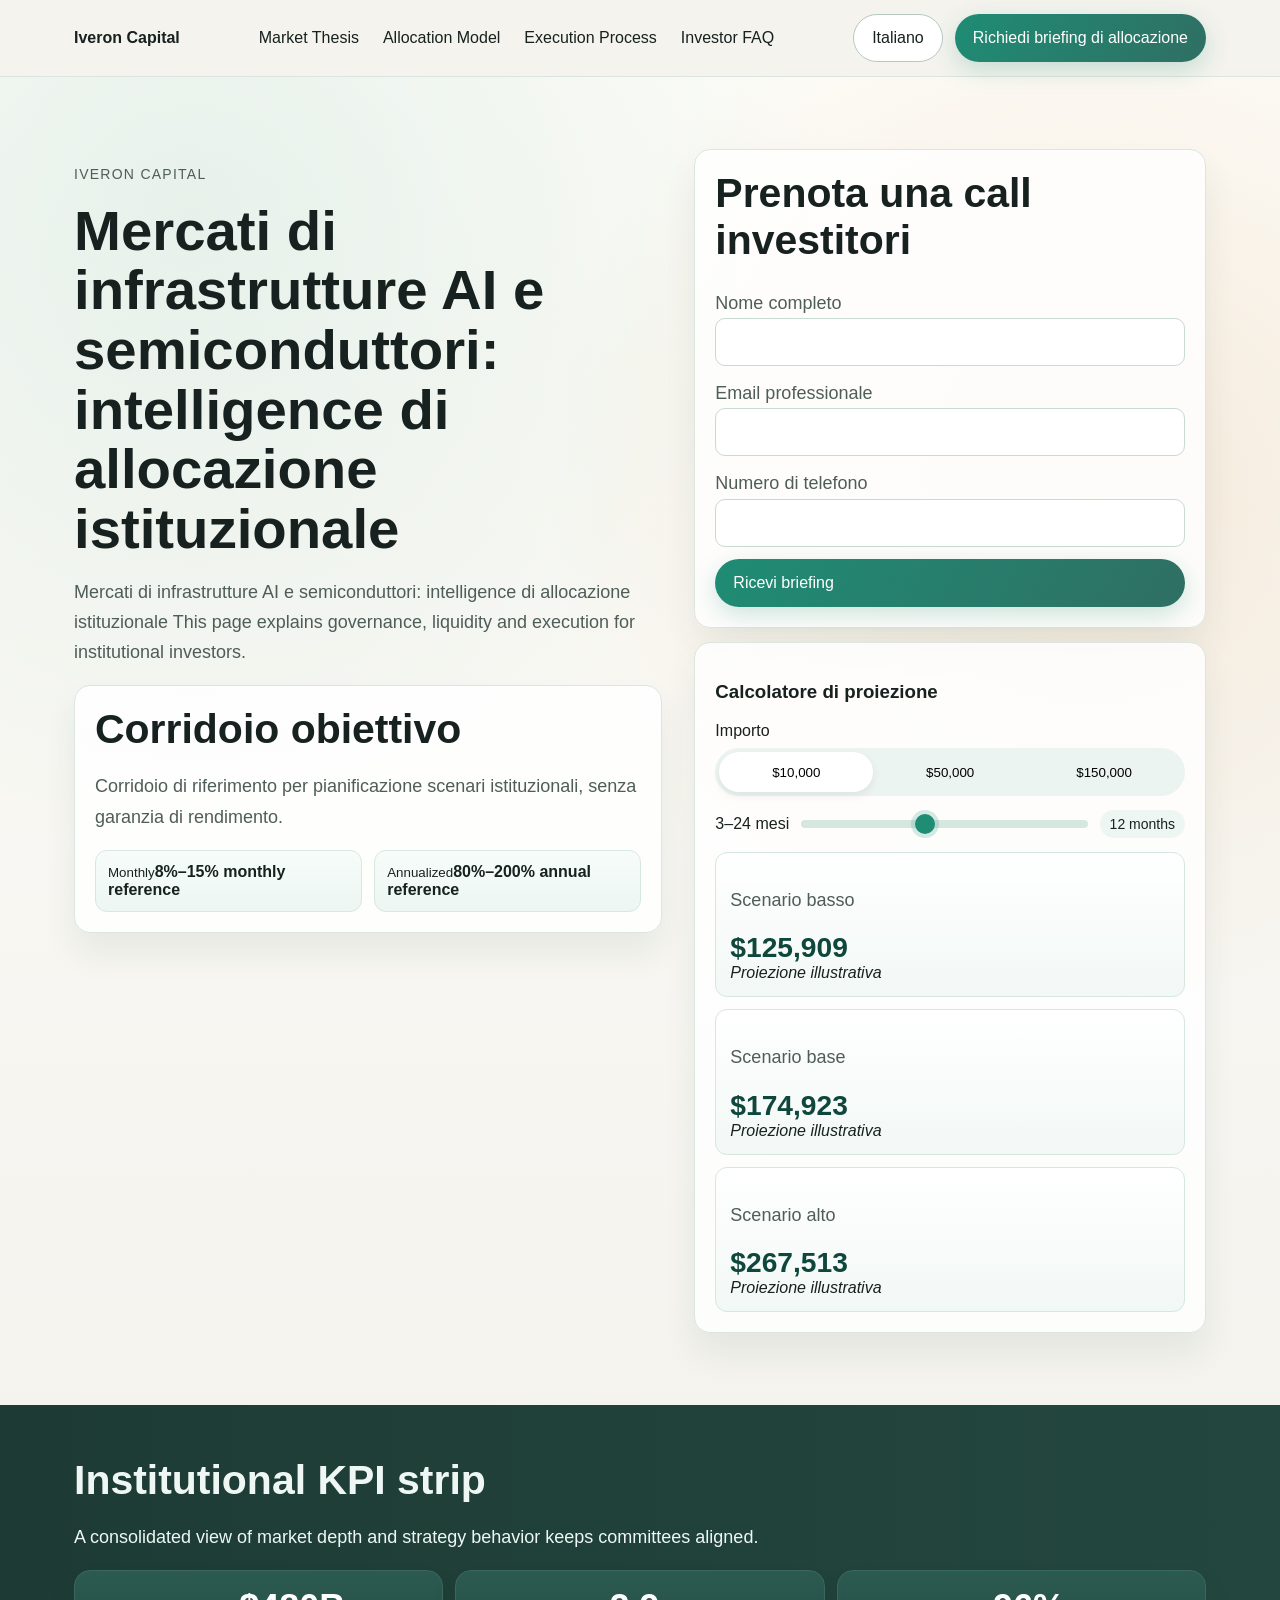
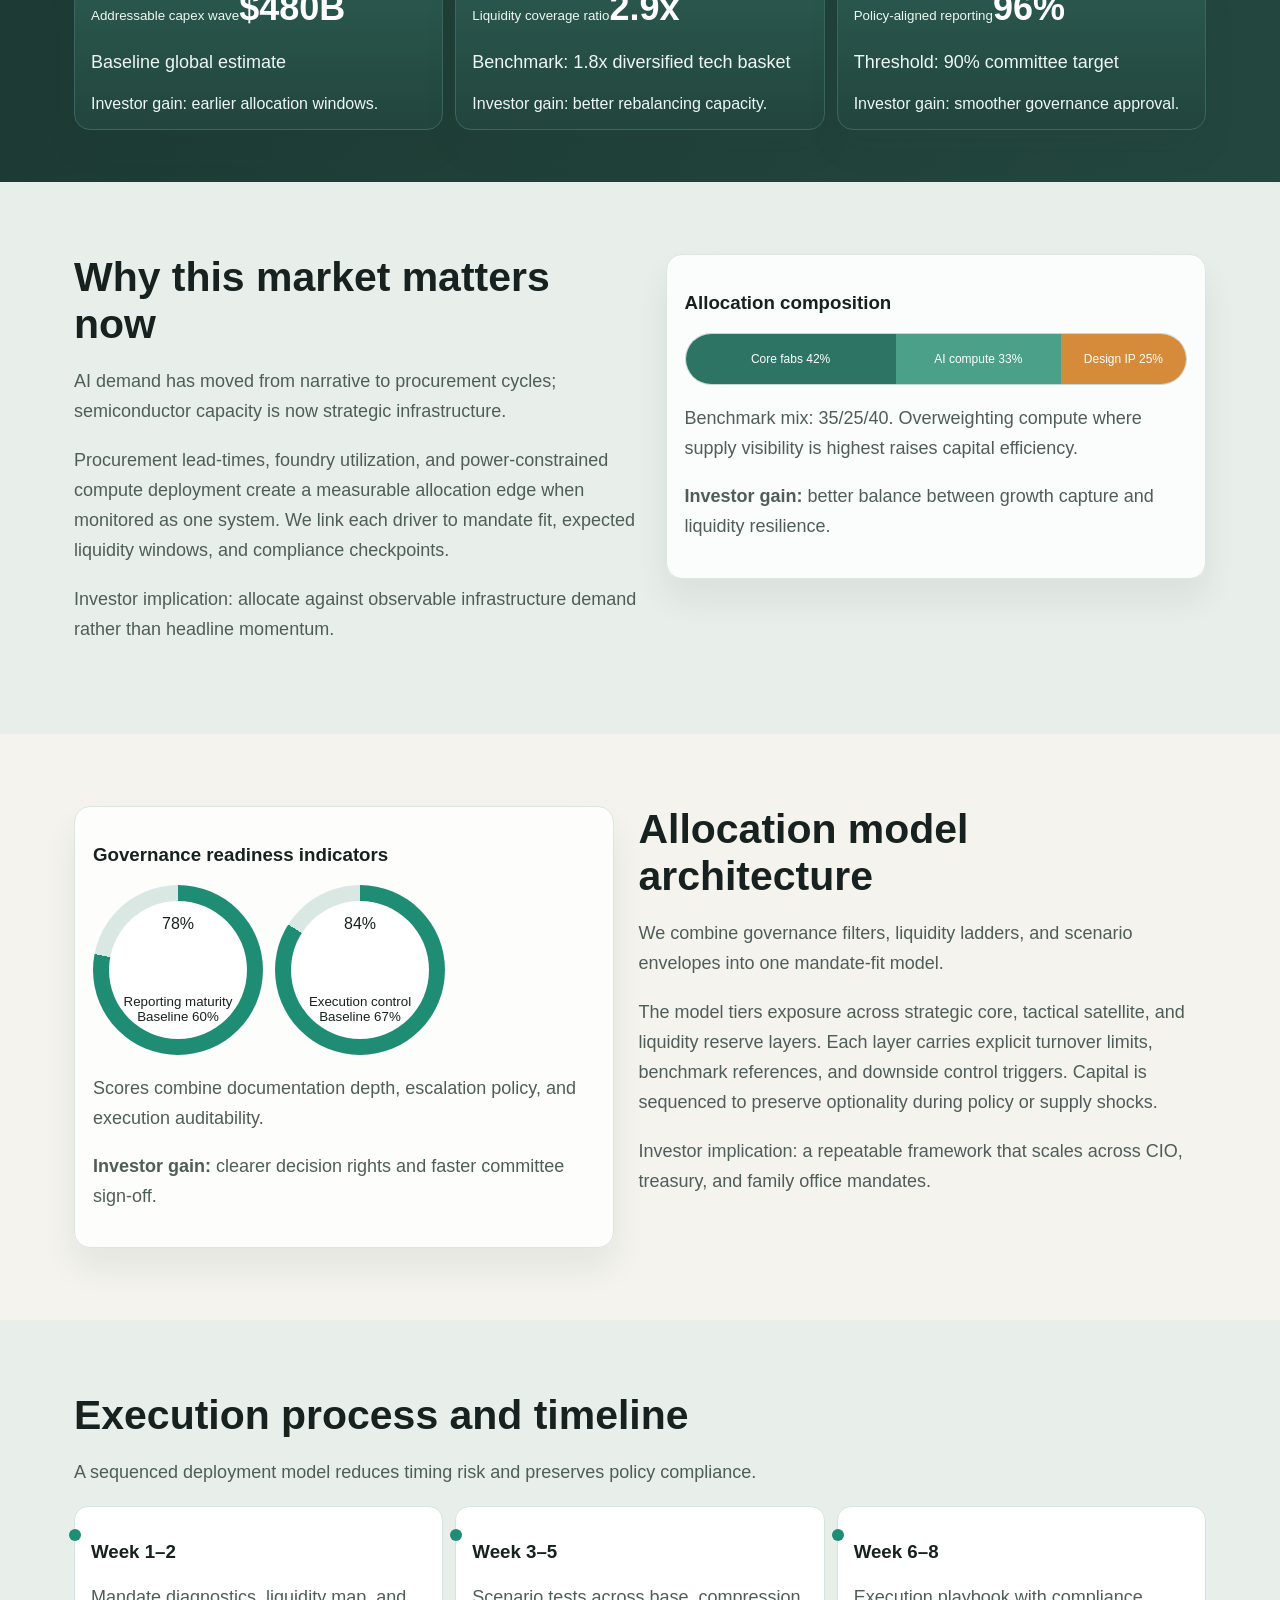
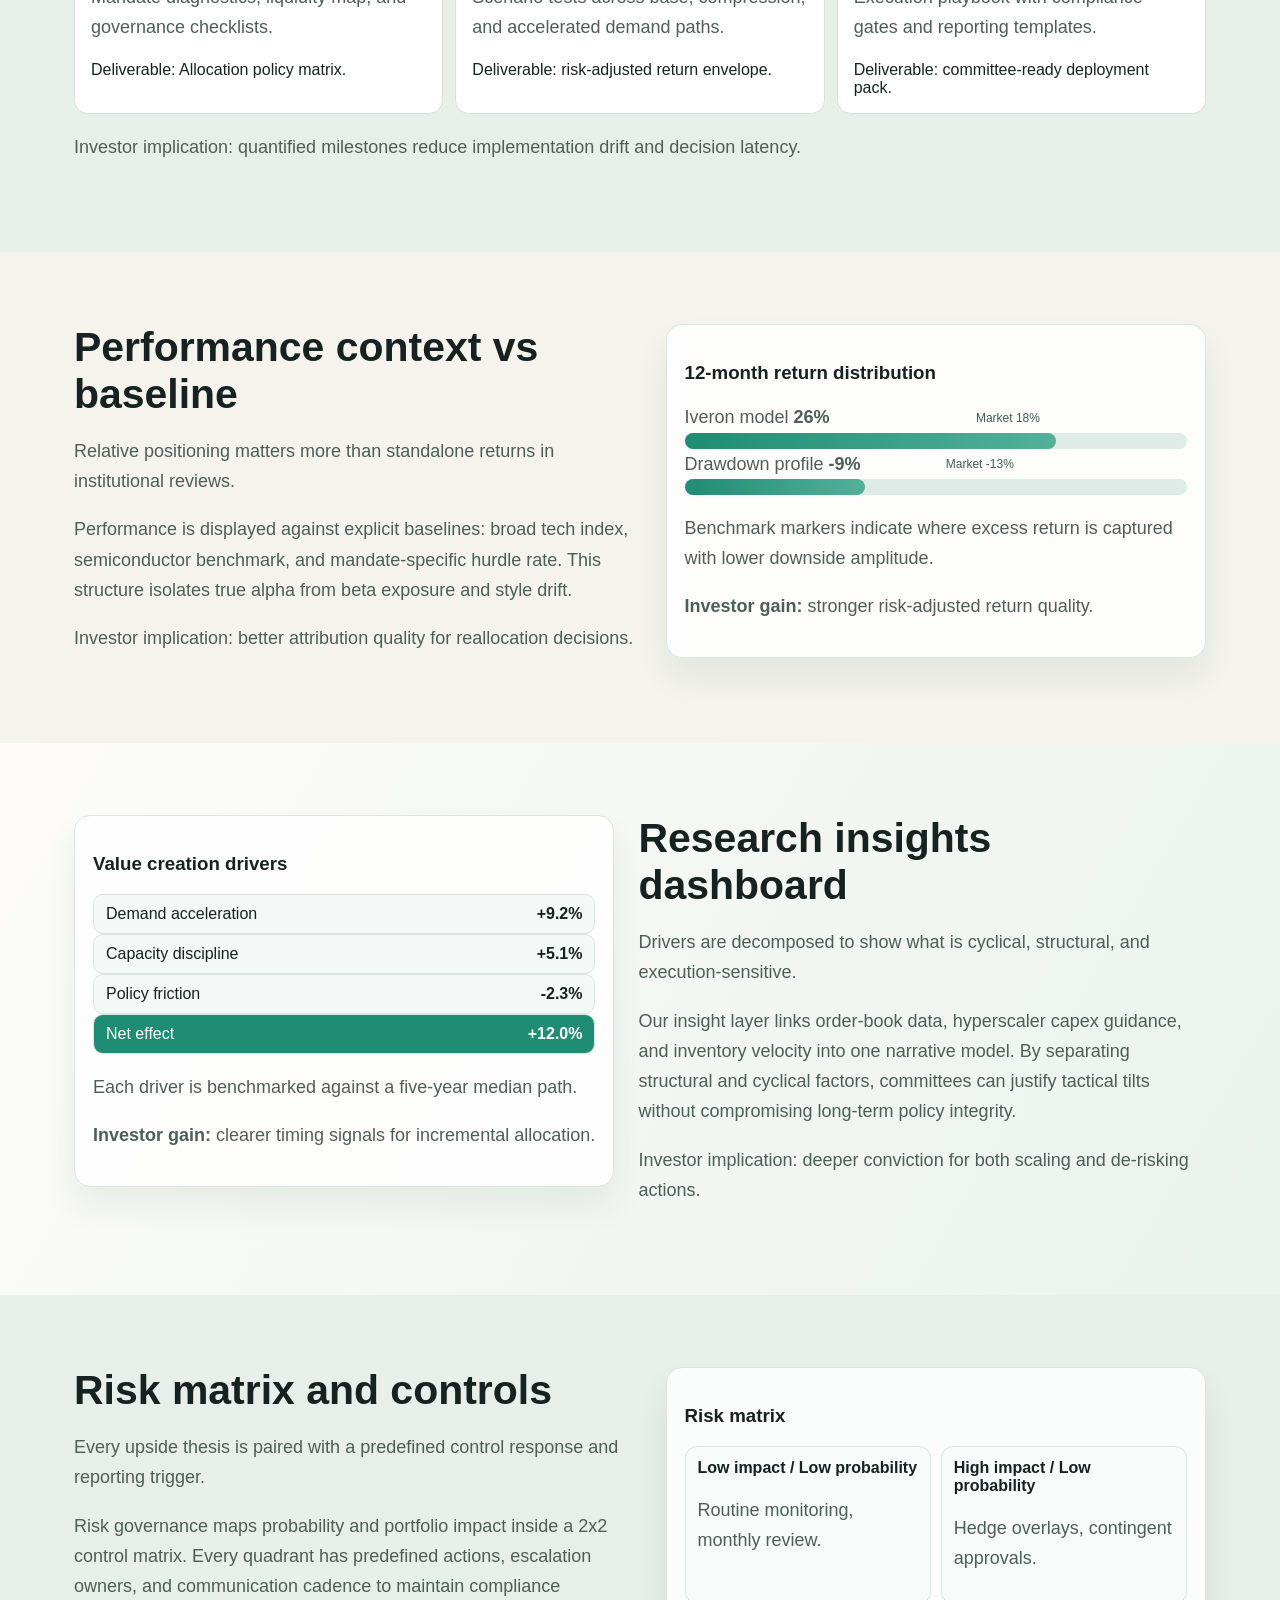
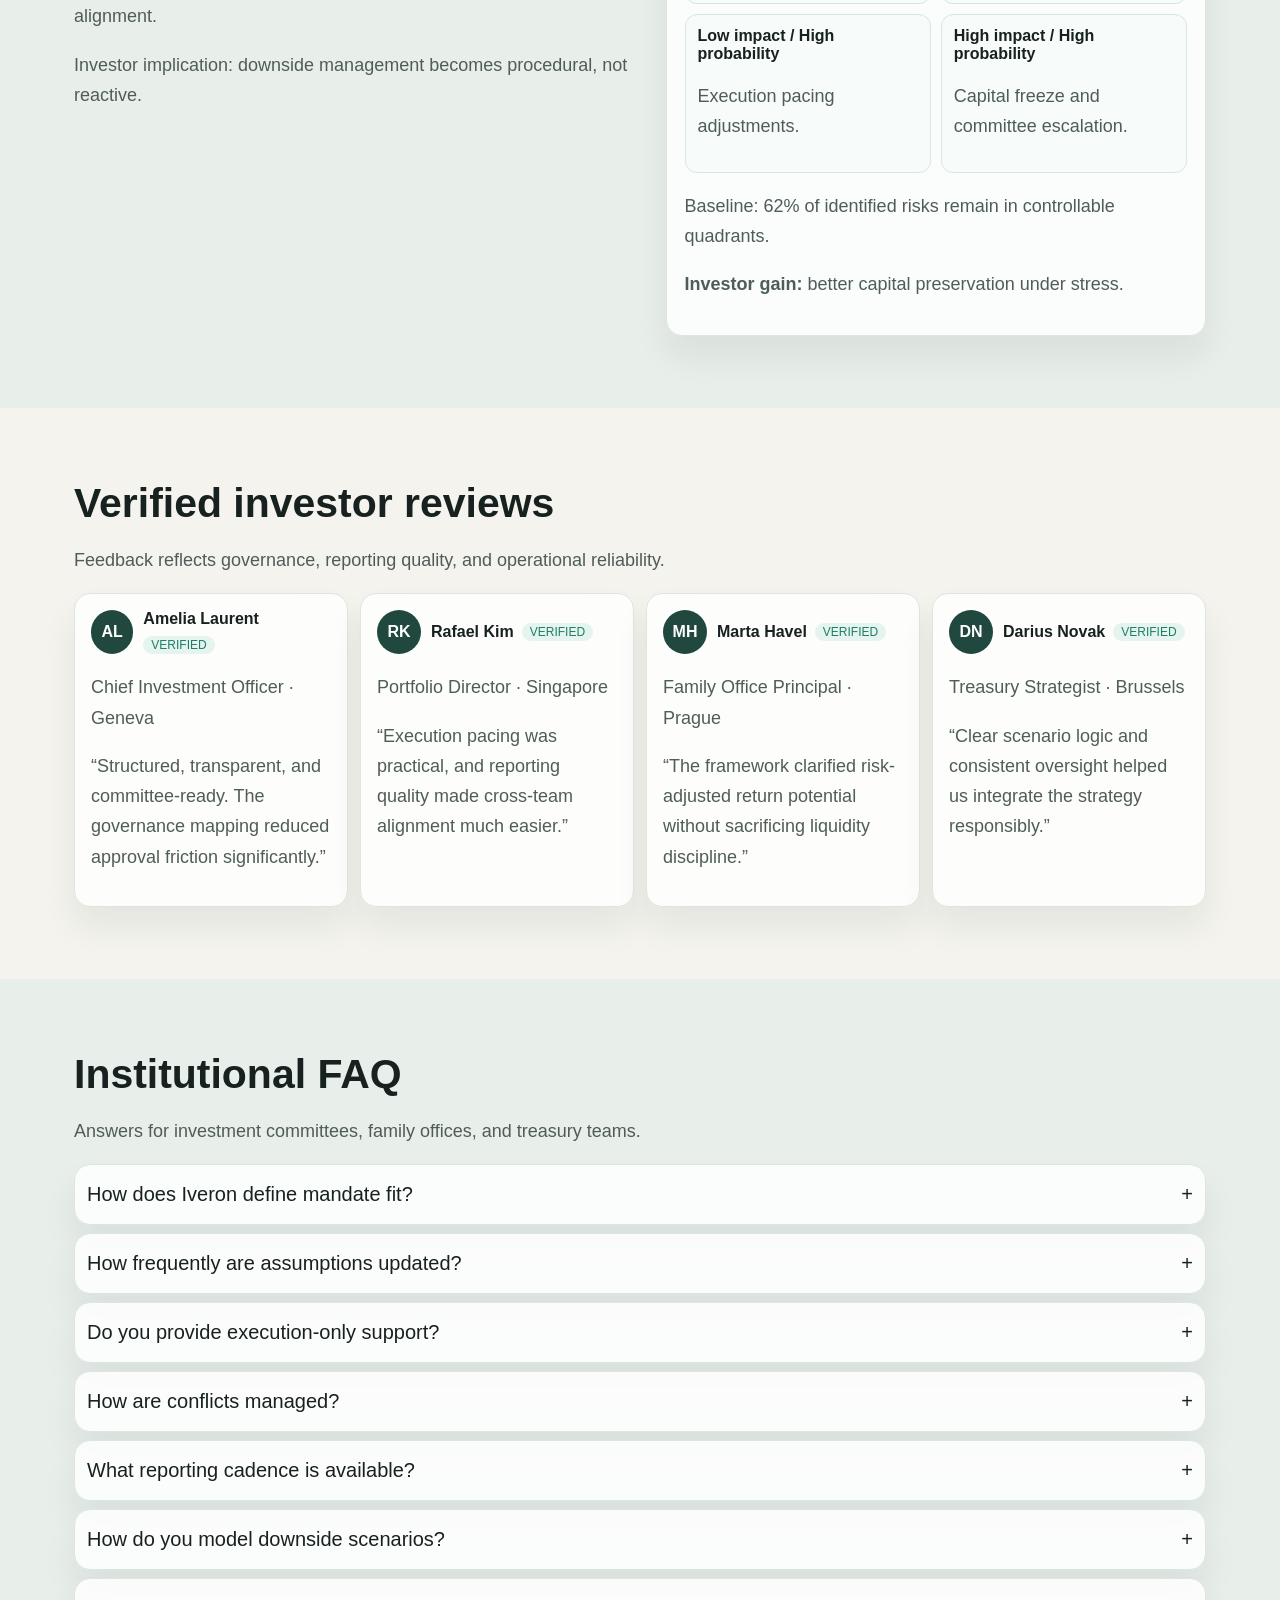
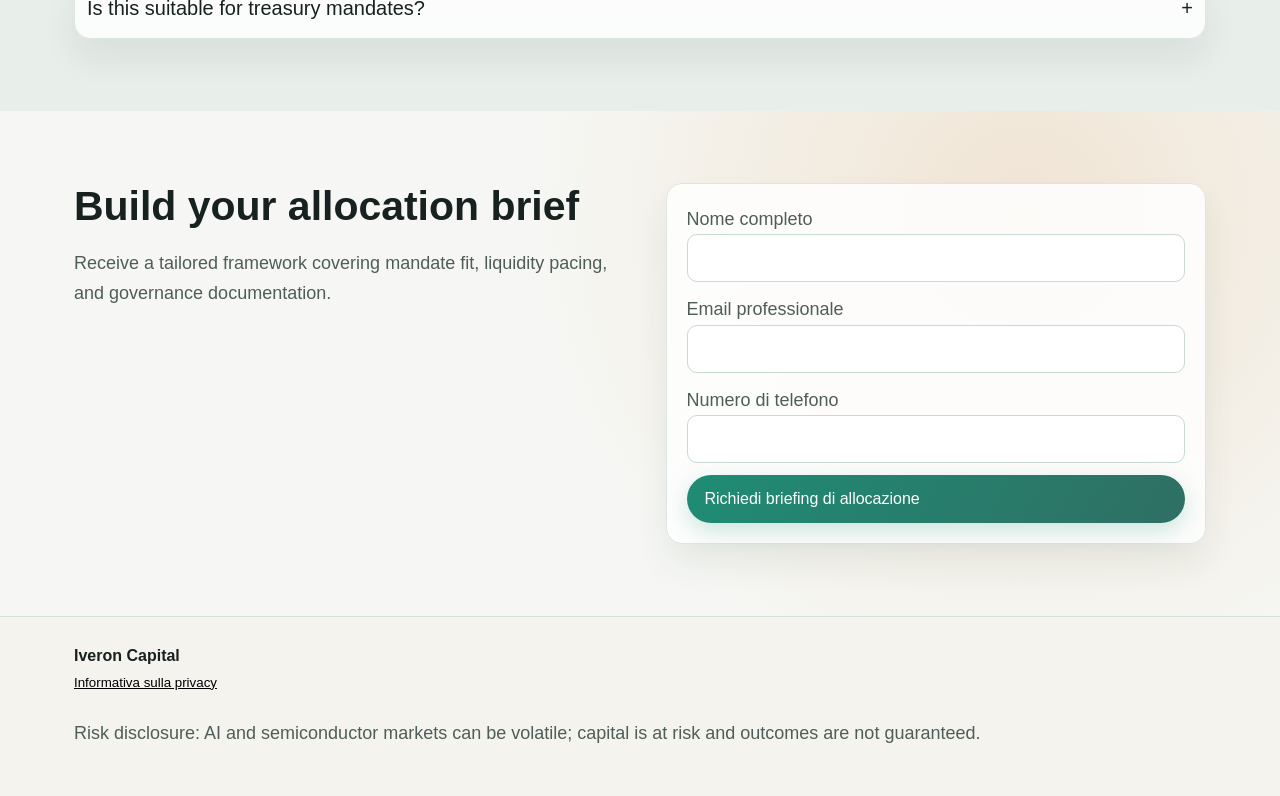
<file: it/index.html>
<!doctype html>
<html lang="it">
<head>
<meta charset="utf-8"><meta name="viewport" content="width=device-width,initial-scale=1">
<title>Iveron Capital | Italiano | AI Infrastructure & Semiconductor Markets</title>
<meta name="description" content="Italiano page for institutional AI Infrastructure & Semiconductor Markets allocation insights by Iveron Capital.">
<link rel="canonical" href="https://iveroncapital.com/it/index.html">
<link rel="alternate" hreflang="en" href="https://iveroncapital.com/index.html">
<link rel="alternate" hreflang="de" href="https://iveroncapital.com/de/index.html">
<link rel="alternate" hreflang="fr" href="https://iveroncapital.com/fr/index.html">
<link rel="alternate" hreflang="es" href="https://iveroncapital.com/es/index.html">
<link rel="alternate" hreflang="it" href="https://iveroncapital.com/it/index.html">
<link rel="alternate" hreflang="tr" href="https://iveroncapital.com/tr/index.html">
<link rel="alternate" hreflang="pt" href="https://iveroncapital.com/pt/index.html">
<link rel="alternate" hreflang="ja" href="https://iveroncapital.com/jp/index.html">
<link rel="alternate" hreflang="sk" href="https://iveroncapital.com/sk/index.html">
<link rel="alternate" hreflang="en-BE" href="https://iveroncapital.com/be/index.html">
<link rel="alternate" hreflang="x-default" href="https://iveroncapital.com/index.html">
<meta property="og:title" content="Iveron Capital | Italiano | AI Infrastructure & Semiconductor Markets"><meta property="og:description" content="Italiano page for institutional AI Infrastructure & Semiconductor Markets allocation insights by Iveron Capital."><meta property="og:type" content="website"><meta property="og:url" content="https://iveroncapital.com/it/index.html">
<meta name="twitter:card" content="summary_large_image"><meta name="twitter:title" content="Iveron Capital | Italiano | AI Infrastructure & Semiconductor Markets"><meta name="twitter:description" content="Italiano page for institutional AI Infrastructure & Semiconductor Markets allocation insights by Iveron Capital.">
<link rel="stylesheet" href="../assets/style.css">
<script type="application/ld+json">{"@context": "https://schema.org", "@graph": [{"@type": "Organization", "name": "Iveron Capital", "url": "https://iveroncapital.com", "sameAs": []}, {"@type": "WebSite", "name": "Iveron Capital", "url": "https://iveroncapital.com"}, {"@type": "FAQPage", "mainEntity": [{"@type": "Question", "name": "How does Iveron define mandate fit?", "acceptedAnswer": {"@type": "Answer", "text": "We map investment policy statements, liquidity constraints, and governance tolerances into explicit allocation bands before any execution recommendation is issued."}}, {"@type": "Question", "name": "How frequently are assumptions updated?", "acceptedAnswer": {"@type": "Answer", "text": "Core assumptions are refreshed monthly, while liquidity and event-risk overlays are updated intra-month when market structure changes."}}, {"@type": "Question", "name": "Do you provide execution-only support?", "acceptedAnswer": {"@type": "Answer", "text": "Yes. Institutions can request execution playbooks and reporting templates without adopting a full advisory engagement."}}, {"@type": "Question", "name": "How are conflicts managed?", "acceptedAnswer": {"@type": "Answer", "text": "Research, execution guidance, and reporting controls are separated through documented governance procedures and review logs."}}, {"@type": "Question", "name": "What reporting cadence is available?", "acceptedAnswer": {"@type": "Answer", "text": "Weekly tactical notes, monthly allocation dashboards, and quarterly committee packs are available in one reporting stack."}}, {"@type": "Question", "name": "How do you model downside scenarios?", "acceptedAnswer": {"@type": "Answer", "text": "We run stress pathways for valuation compression, supply-chain shocks, and policy dislocation, then attach control actions to each path."}}, {"@type": "Question", "name": "Is this suitable for treasury mandates?", "acceptedAnswer": {"@type": "Answer", "text": "Yes, when mandate language permits growth sleeves with defined liquidity rails and board-approved risk budgets."}}]}, {"@type": "Review", "author": {"@type": "Person", "name": "Amelia Laurent"}, "reviewBody": "Structured, transparent, and committee-ready. The governance mapping reduced approval friction significantly.", "reviewRating": {"@type": "Rating", "ratingValue": "5"}}, {"@type": "Review", "author": {"@type": "Person", "name": "Rafael Kim"}, "reviewBody": "Execution pacing was practical, and reporting quality made cross-team alignment much easier.", "reviewRating": {"@type": "Rating", "ratingValue": "5"}}, {"@type": "Review", "author": {"@type": "Person", "name": "Marta Havel"}, "reviewBody": "The framework clarified risk-adjusted return potential without sacrificing liquidity discipline.", "reviewRating": {"@type": "Rating", "ratingValue": "5"}}, {"@type": "Review", "author": {"@type": "Person", "name": "Darius Novak"}, "reviewBody": "Clear scenario logic and consistent oversight helped us integrate the strategy responsibly.", "reviewRating": {"@type": "Rating", "ratingValue": "5"}}]}</script>
<script defer src="../assets/app.js"></script>
</head>
<body data-lang="it">
<header class="site-header"><div class="container header-wrap"><a class="brand" href="../index.html">Iveron Capital</a><nav class="desktop-nav" aria-label="Primary"><a href="#market">Market Thesis</a><a href="#model">Allocation Model</a><a href="#process">Execution Process</a><a href="#faq">Investor FAQ</a></nav><div class="header-right"><div class="lang-dropdown"><button class="lang-trigger" aria-expanded="false">Italiano</button><div class="lang-menu"><a href="../index.html"><span class="flag"><svg viewBox='0 0 24 16' aria-hidden='true'><rect width='24' height='16' fill='#012169'/><path d='M0 0l24 16M24 0L0 16' stroke='#fff' stroke-width='3'/><path d='M0 0l24 16M24 0L0 16' stroke='#c8102e' stroke-width='1.5'/></svg></span>English</a>
<a href="../de/index.html"><span class="flag"><svg viewBox='0 0 24 16'><rect width='8' height='16' fill='#000'/><rect x='8' width='8' height='16' fill='#dd0000'/><rect x='16' width='8' height='16' fill='#ffce00'/></svg></span>Deutsch</a>
<a href="../fr/index.html"><span class="flag"><svg viewBox='0 0 24 16'><rect width='8' height='16' fill='#0055a4'/><rect x='8' width='8' height='16' fill='#fff'/><rect x='16' width='8' height='16' fill='#ef4135'/></svg></span>Français</a>
<a href="../es/index.html"><span class="flag"><svg viewBox='0 0 24 16'><rect width='24' height='16' fill='#c60b1e'/><rect y='4' width='24' height='8' fill='#ffc400'/></svg></span>Español</a>
<a href="../it/index.html"><span class="flag"><svg viewBox='0 0 24 16'><rect width='24' height='16' fill='#009246'/><rect x='8' width='8' height='16' fill='#fff'/><rect x='16' width='8' height='16' fill='#ce2b37'/></svg></span>Italiano</a>
<a href="../tr/index.html"><span class="flag"><svg viewBox='0 0 24 16'><rect width='24' height='16' fill='#e30a17'/><circle cx='10' cy='8' r='4' fill='#fff'/></svg></span>Türkçe</a>
<a href="../pt/index.html"><span class="flag"><svg viewBox='0 0 24 16'><rect width='24' height='16' fill='#006600'/><rect y='5' width='24' height='6' fill='#ff0000'/></svg></span>Português</a>
<a href="../jp/index.html"><span class="flag"><svg viewBox='0 0 24 16'><rect width='24' height='16' fill='#fff'/><circle cx='12' cy='8' r='4' fill='#bc002d'/></svg></span>日本語</a>
<a href="../sk/index.html"><span class="flag"><svg viewBox='0 0 24 16'><rect width='24' height='16' fill='#fff'/><rect y='6' width='24' height='4' fill='#0b4ea2'/><rect x='9' width='4' height='16' fill='#0b4ea2'/></svg></span>Slovenčina</a>
<a href="../be/index.html"><span class="flag"><svg viewBox='0 0 24 16'><rect width='8' height='16' fill='#000'/><rect x='8' width='8' height='16' fill='#ffd90c'/><rect x='16' width='8' height='16' fill='#ef3340'/></svg></span>Belgium</a></div></div><a class="btn btn-primary" href="#lead-form-hero">Richiedi briefing di allocazione</a><button class="burger" aria-label="Open menu" aria-expanded="false"><span></span><span></span><span></span></button></div></div></header>
<div class="mobile-drawer" aria-hidden="true"><div class="drawer-panel"><button class="drawer-close" aria-label="Close menu">×</button><nav class="drawer-nav"><a href="#market">Market Thesis</a><a href="#model">Allocation Model</a><a href="#process">Execution Process</a><a href="#faq">Investor FAQ</a></nav><div class="lang-dropdown mobile"><button class="lang-trigger" aria-expanded="false">Italiano</button><div class="lang-menu"><a href="../index.html"><span class="flag"><svg viewBox='0 0 24 16' aria-hidden='true'><rect width='24' height='16' fill='#012169'/><path d='M0 0l24 16M24 0L0 16' stroke='#fff' stroke-width='3'/><path d='M0 0l24 16M24 0L0 16' stroke='#c8102e' stroke-width='1.5'/></svg></span>English</a>
<a href="../de/index.html"><span class="flag"><svg viewBox='0 0 24 16'><rect width='8' height='16' fill='#000'/><rect x='8' width='8' height='16' fill='#dd0000'/><rect x='16' width='8' height='16' fill='#ffce00'/></svg></span>Deutsch</a>
<a href="../fr/index.html"><span class="flag"><svg viewBox='0 0 24 16'><rect width='8' height='16' fill='#0055a4'/><rect x='8' width='8' height='16' fill='#fff'/><rect x='16' width='8' height='16' fill='#ef4135'/></svg></span>Français</a>
<a href="../es/index.html"><span class="flag"><svg viewBox='0 0 24 16'><rect width='24' height='16' fill='#c60b1e'/><rect y='4' width='24' height='8' fill='#ffc400'/></svg></span>Español</a>
<a href="../it/index.html"><span class="flag"><svg viewBox='0 0 24 16'><rect width='24' height='16' fill='#009246'/><rect x='8' width='8' height='16' fill='#fff'/><rect x='16' width='8' height='16' fill='#ce2b37'/></svg></span>Italiano</a>
<a href="../tr/index.html"><span class="flag"><svg viewBox='0 0 24 16'><rect width='24' height='16' fill='#e30a17'/><circle cx='10' cy='8' r='4' fill='#fff'/></svg></span>Türkçe</a>
<a href="../pt/index.html"><span class="flag"><svg viewBox='0 0 24 16'><rect width='24' height='16' fill='#006600'/><rect y='5' width='24' height='6' fill='#ff0000'/></svg></span>Português</a>
<a href="../jp/index.html"><span class="flag"><svg viewBox='0 0 24 16'><rect width='24' height='16' fill='#fff'/><circle cx='12' cy='8' r='4' fill='#bc002d'/></svg></span>日本語</a>
<a href="../sk/index.html"><span class="flag"><svg viewBox='0 0 24 16'><rect width='24' height='16' fill='#fff'/><rect y='6' width='24' height='4' fill='#0b4ea2'/><rect x='9' width='4' height='16' fill='#0b4ea2'/></svg></span>Slovenčina</a>
<a href="../be/index.html"><span class="flag"><svg viewBox='0 0 24 16'><rect width='8' height='16' fill='#000'/><rect x='8' width='8' height='16' fill='#ffd90c'/><rect x='16' width='8' height='16' fill='#ef3340'/></svg></span>Belgium</a></div></div><a class="btn btn-primary" href="#lead-form-hero">Richiedi briefing di allocazione</a></div></div>
<main>
<section class="hero section-glow"><div class="container hero-grid"><div><p class="eyebrow">Iveron Capital</p><h1>Mercati di infrastrutture AI e semiconduttori: intelligence di allocazione istituzionale</h1><p>Mercati di infrastrutture AI e semiconduttori: intelligence di allocazione istituzionale This page explains governance, liquidity and execution for institutional investors.</p><article class="target-card reveal"><h2>Corridoio obiettivo</h2><p>Corridoio di riferimento per pianificazione scenari istituzionali, senza garanzia di rendimento.</p><div class="target-values"><div><small>Monthly</small><strong>8%–15% monthly reference</strong></div><div><small>Annualized</small><strong>80%–200% annual reference</strong></div></div></article></div><div><form id="lead-form-hero" class="lead-form reveal"><h2>Prenota una call investitori</h2><label>Nome completo<input type="text" required></label><label>Email professionale<input type="email" required></label><label>Numero di telefono<input type="tel" required></label><button class="btn btn-primary" type="submit">Ricevi briefing</button></form><section class="calculator reveal" aria-label="Calcolatore di proiezione"><h3>Calcolatore di proiezione</h3><div class="amount-rail"><span>Importo</span><div class="segmented" role="group"><button class="amt active" data-amount="10000">$10,000</button><button class="amt" data-amount="50000">$50,000</button><button class="amt" data-amount="150000">$150,000</button></div></div><div class="months-rail"><span>3–24 mesi</span><input id="months" type="range" min="3" max="24" value="12"><span id="months-pill">12 months</span></div><div class="results"><article class="result-card"><p>Scenario basso</p><strong data-rate="0.08">$0</strong><em>Proiezione illustrativa</em></article><article class="result-card"><p>Scenario base</p><strong data-rate="0.11">$0</strong><em>Proiezione illustrativa</em></article><article class="result-card"><p>Scenario alto</p><strong data-rate="0.15">$0</strong><em>Proiezione illustrativa</em></article></div></section></div></div></section>
<section class="kpi-strip"><div class="container"><h2>Institutional KPI strip</h2><p>A consolidated view of market depth and strategy behavior keeps committees aligned.</p><div class="kpi-grid"><article><small>Addressable capex wave</small><strong>$480B</strong><p>Baseline global estimate</p><span>Investor gain: earlier allocation windows.</span></article><article><small>Liquidity coverage ratio</small><strong>2.9x</strong><p>Benchmark: 1.8x diversified tech basket</p><span>Investor gain: better rebalancing capacity.</span></article><article><small>Policy-aligned reporting</small><strong>96%</strong><p>Threshold: 90% committee target</p><span>Investor gain: smoother governance approval.</span></article></div></div></section>
<section id="market" class="section alt"><div class="container split"><div><h2>Why this market matters now</h2><p>AI demand has moved from narrative to procurement cycles; semiconductor capacity is now strategic infrastructure.</p><p>Procurement lead-times, foundry utilization, and power-constrained compute deployment create a measurable allocation edge when monitored as one system. We link each driver to mandate fit, expected liquidity windows, and compliance checkpoints.</p><p class="implication">Investor implication: allocate against observable infrastructure demand rather than headline momentum.</p></div><div class="allocation-bars reveal"><h3>Allocation composition</h3><div class="stack" style="--a:42;--b:33;--c:25"><span>Core fabs 42%</span><span>AI compute 33%</span><span>Design IP 25%</span></div><p>Benchmark mix: 35/25/40. Overweighting compute where supply visibility is highest raises capital efficiency.</p><p><strong>Investor gain:</strong> better balance between growth capture and liquidity resilience.</p></div></div></section>
<section id="model" class="section"><div class="container split reverse"><div class="radials reveal"><h3>Governance readiness indicators</h3><div class="rings"><div class="ring" style="--p:78"><span>78%</span><small>Reporting maturity<br>Baseline 60%</small></div><div class="ring" style="--p:84"><span>84%</span><small>Execution control<br>Baseline 67%</small></div></div><p>Scores combine documentation depth, escalation policy, and execution auditability.</p><p><strong>Investor gain:</strong> clearer decision rights and faster committee sign-off.</p></div><div><h2>Allocation model architecture</h2><p>We combine governance filters, liquidity ladders, and scenario envelopes into one mandate-fit model.</p><p>The model tiers exposure across strategic core, tactical satellite, and liquidity reserve layers. Each layer carries explicit turnover limits, benchmark references, and downside control triggers. Capital is sequenced to preserve optionality during policy or supply shocks.</p><p class="implication">Investor implication: a repeatable framework that scales across CIO, treasury, and family office mandates.</p></div></div></section>
<section id="process" class="section alt"><div class="container"><h2>Execution process and timeline</h2><p>A sequenced deployment model reduces timing risk and preserves policy compliance.</p><div class="timeline reveal"><article><h3>Week 1–2</h3><p>Mandate diagnostics, liquidity map, and governance checklists.</p><span>Deliverable: Allocation policy matrix.</span></article><article><h3>Week 3–5</h3><p>Scenario tests across base, compression, and accelerated demand paths.</p><span>Deliverable: risk-adjusted return envelope.</span></article><article><h3>Week 6–8</h3><p>Execution playbook with compliance gates and reporting templates.</p><span>Deliverable: committee-ready deployment pack.</span></article></div><p class="implication">Investor implication: quantified milestones reduce implementation drift and decision latency.</p></div></section>
<section class="section"><div class="container split"><div><h2>Performance context vs baseline</h2><p>Relative positioning matters more than standalone returns in institutional reviews.</p><p>Performance is displayed against explicit baselines: broad tech index, semiconductor benchmark, and mandate-specific hurdle rate. This structure isolates true alpha from beta exposure and style drift.</p><p class="implication">Investor implication: better attribution quality for reallocation decisions.</p></div><div class="compare-bars reveal"><h3>12-month return distribution</h3><div><label>Iveron model <b>26%</b></label><div class="bar"><i style="width:74%"></i><u style="left:58%">Market 18%</u></div></div><div><label>Drawdown profile <b>-9%</b></label><div class="bar"><i style="width:36%"></i><u style="left:52%">Market -13%</u></div></div><p>Benchmark markers indicate where excess return is captured with lower downside amplitude.</p><p><strong>Investor gain:</strong> stronger risk-adjusted return quality.</p></div></div></section>
<section class="section mesh"><div class="container split reverse"><div class="waterfall reveal"><h3>Value creation drivers</h3><div class="wf-step"><span>Demand acceleration</span><b>+9.2%</b></div><div class="wf-step"><span>Capacity discipline</span><b>+5.1%</b></div><div class="wf-step"><span>Policy friction</span><b>-2.3%</b></div><div class="wf-step total"><span>Net effect</span><b>+12.0%</b></div><p>Each driver is benchmarked against a five-year median path.</p><p><strong>Investor gain:</strong> clearer timing signals for incremental allocation.</p></div><div><h2>Research insights dashboard</h2><p>Drivers are decomposed to show what is cyclical, structural, and execution-sensitive.</p><p>Our insight layer links order-book data, hyperscaler capex guidance, and inventory velocity into one narrative model. By separating structural and cyclical factors, committees can justify tactical tilts without compromising long-term policy integrity.</p><p class="implication">Investor implication: deeper conviction for both scaling and de-risking actions.</p></div></div></section>
<section class="section alt"><div class="container split"><div><h2>Risk matrix and controls</h2><p>Every upside thesis is paired with a predefined control response and reporting trigger.</p><p>Risk governance maps probability and portfolio impact inside a 2x2 control matrix. Every quadrant has predefined actions, escalation owners, and communication cadence to maintain compliance alignment.</p><p class="implication">Investor implication: downside management becomes procedural, not reactive.</p></div><div class="risk-matrix reveal"><h3>Risk matrix</h3><div class="matrix"><div><b>Low impact / Low probability</b><p>Routine monitoring, monthly review.</p></div><div><b>High impact / Low probability</b><p>Hedge overlays, contingent approvals.</p></div><div><b>Low impact / High probability</b><p>Execution pacing adjustments.</p></div><div><b>High impact / High probability</b><p>Capital freeze and committee escalation.</p></div></div><p>Baseline: 62% of identified risks remain in controllable quadrants.</p><p><strong>Investor gain:</strong> better capital preservation under stress.</p></div></div></section>
<section class="section"><div class="container"><h2>Verified investor reviews</h2><p>Feedback reflects governance, reporting quality, and operational reliability.</p><div class="reviews"><article class="review-card reveal"><div class="review-head"><div class="avatar">AL</div><div class="meta"><strong>Amelia Laurent</strong><span class="verified">VERIFIED</span></div></div><p class="title">Chief Investment Officer · Geneva</p><p>“Structured, transparent, and committee-ready. The governance mapping reduced approval friction significantly.”</p></article>
<article class="review-card reveal"><div class="review-head"><div class="avatar">RK</div><div class="meta"><strong>Rafael Kim</strong><span class="verified">VERIFIED</span></div></div><p class="title">Portfolio Director · Singapore</p><p>“Execution pacing was practical, and reporting quality made cross-team alignment much easier.”</p></article>
<article class="review-card reveal"><div class="review-head"><div class="avatar">MH</div><div class="meta"><strong>Marta Havel</strong><span class="verified">VERIFIED</span></div></div><p class="title">Family Office Principal · Prague</p><p>“The framework clarified risk-adjusted return potential without sacrificing liquidity discipline.”</p></article>
<article class="review-card reveal"><div class="review-head"><div class="avatar">DN</div><div class="meta"><strong>Darius Novak</strong><span class="verified">VERIFIED</span></div></div><p class="title">Treasury Strategist · Brussels</p><p>“Clear scenario logic and consistent oversight helped us integrate the strategy responsibly.”</p></article></div></div></section>
<section id="faq" class="section alt"><div class="container"><h2>Institutional FAQ</h2><p>Answers for investment committees, family offices, and treasury teams.</p><div class="faq"><div class="faq-item"><button class="faq-q" aria-expanded="false">How does Iveron define mandate fit?<span>+</span></button><div class="faq-a"><p>We map investment policy statements, liquidity constraints, and governance tolerances into explicit allocation bands before any execution recommendation is issued.</p></div></div>
<div class="faq-item"><button class="faq-q" aria-expanded="false">How frequently are assumptions updated?<span>+</span></button><div class="faq-a"><p>Core assumptions are refreshed monthly, while liquidity and event-risk overlays are updated intra-month when market structure changes.</p></div></div>
<div class="faq-item"><button class="faq-q" aria-expanded="false">Do you provide execution-only support?<span>+</span></button><div class="faq-a"><p>Yes. Institutions can request execution playbooks and reporting templates without adopting a full advisory engagement.</p></div></div>
<div class="faq-item"><button class="faq-q" aria-expanded="false">How are conflicts managed?<span>+</span></button><div class="faq-a"><p>Research, execution guidance, and reporting controls are separated through documented governance procedures and review logs.</p></div></div>
<div class="faq-item"><button class="faq-q" aria-expanded="false">What reporting cadence is available?<span>+</span></button><div class="faq-a"><p>Weekly tactical notes, monthly allocation dashboards, and quarterly committee packs are available in one reporting stack.</p></div></div>
<div class="faq-item"><button class="faq-q" aria-expanded="false">How do you model downside scenarios?<span>+</span></button><div class="faq-a"><p>We run stress pathways for valuation compression, supply-chain shocks, and policy dislocation, then attach control actions to each path.</p></div></div>
<div class="faq-item"><button class="faq-q" aria-expanded="false">Is this suitable for treasury mandates?<span>+</span></button><div class="faq-a"><p>Yes, when mandate language permits growth sleeves with defined liquidity rails and board-approved risk budgets.</p></div></div></div></div></section>
<section class="section final-cta"><div class="container split"><div><h2>Build your allocation brief</h2><p>Receive a tailored framework covering mandate fit, liquidity pacing, and governance documentation.</p></div><form class="lead-form"><label>Nome completo<input type="text" required></label><label>Email professionale<input type="email" required></label><label>Numero di telefono<input type="tel" required></label><button class="btn btn-primary" type="submit">Richiedi briefing di allocazione</button></form></div></section>
</main>
<footer><div class="container foot"><strong>Iveron Capital</strong><button class="privacy-link" data-modal-open>Informativa sulla privacy</button><p>Risk disclosure: AI and semiconductor markets can be volatile; capital is at risk and outcomes are not guaranteed.</p></div></footer>
<div class="modal" id="privacy-modal" aria-hidden="true"><div class="modal-box" role="dialog" aria-modal="true" aria-label="Informativa sulla privacy"><button class="modal-x" data-modal-close aria-label="Close">×</button><h2>Informativa sulla privacy</h2><div class="modal-body"><h3>Introduction</h3><p>Iveron Capital processes personal and professional contact information to provide institutional briefings and mandated communications.</p><h3>Data collection</h3><p>We collect name, business email, phone number, usage analytics, and request history submitted through website forms.</p><h3>Legal basis</h3><p>Processing relies on consent, legitimate interest for institutional communication, and compliance with regulatory obligations.</p><h3>Cookies</h3><p>Cookies support session continuity, language display preferences, and aggregated traffic analytics. You can manage browser preferences at any time.</p><h3>Retention</h3><p>Contact records are retained only as long as necessary for advisory inquiry handling, compliance logging, and legal recordkeeping duties.</p><h3>Third-party sharing</h3><p>Data may be shared with vetted service providers under confidentiality and data-processing agreements.</p><h3>Security</h3><p>We apply encryption in transit, role-based access control, audit logs, and regular security review procedures.</p><h3>User rights</h3><p>Users may request access, correction, deletion, restriction, and objection rights according to applicable law.</p><h3>International transfers</h3><p>Cross-border transfers use contractual safeguards and documented controls aligned with international data protection frameworks.</p><h3>Industry risk disclosure</h3><p>Market materials describe risk scenarios for AI infrastructure and semiconductor assets; they do not constitute guaranteed outcomes.</p><h3>Contact</h3><p>For privacy inquiries, contact privacy@iveroncapital.com.</p></div><div class="modal-footer"><button class="btn" data-modal-close>Close</button></div></div></div>
</body></html>
</file>
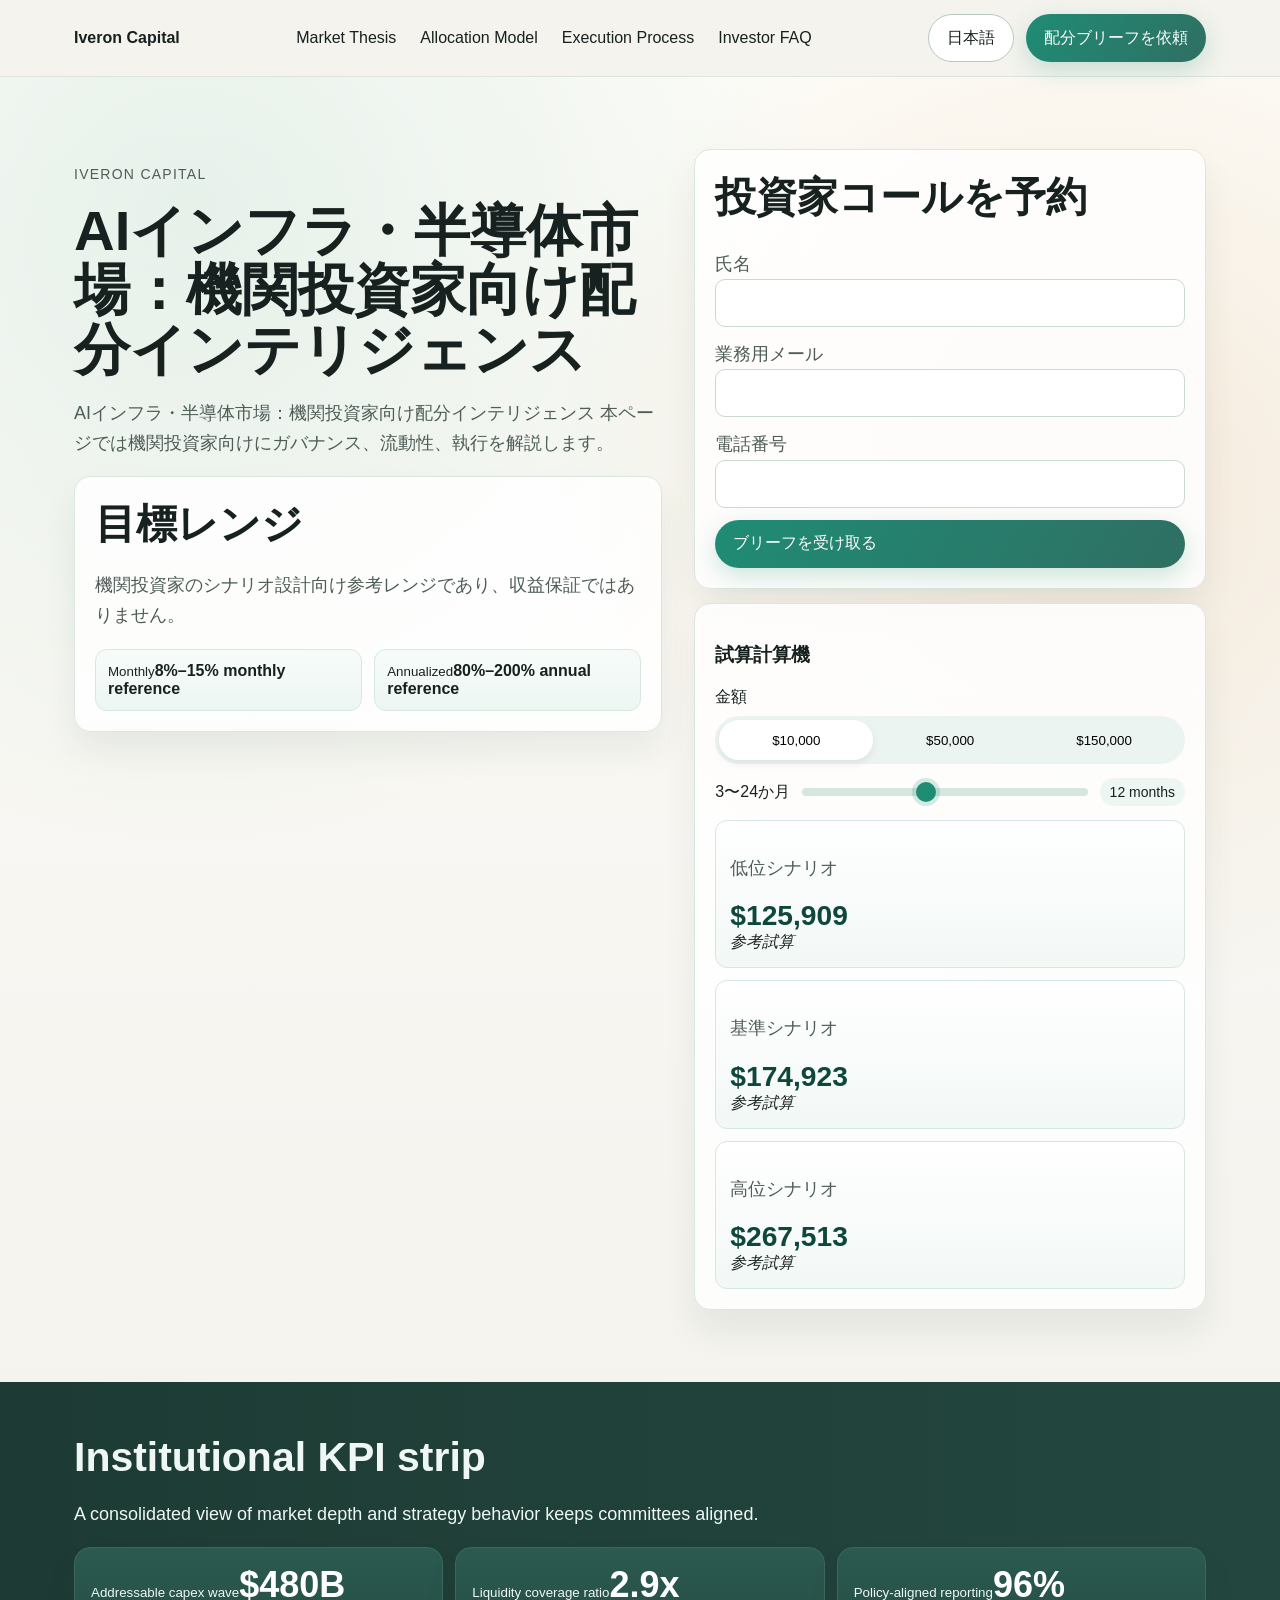
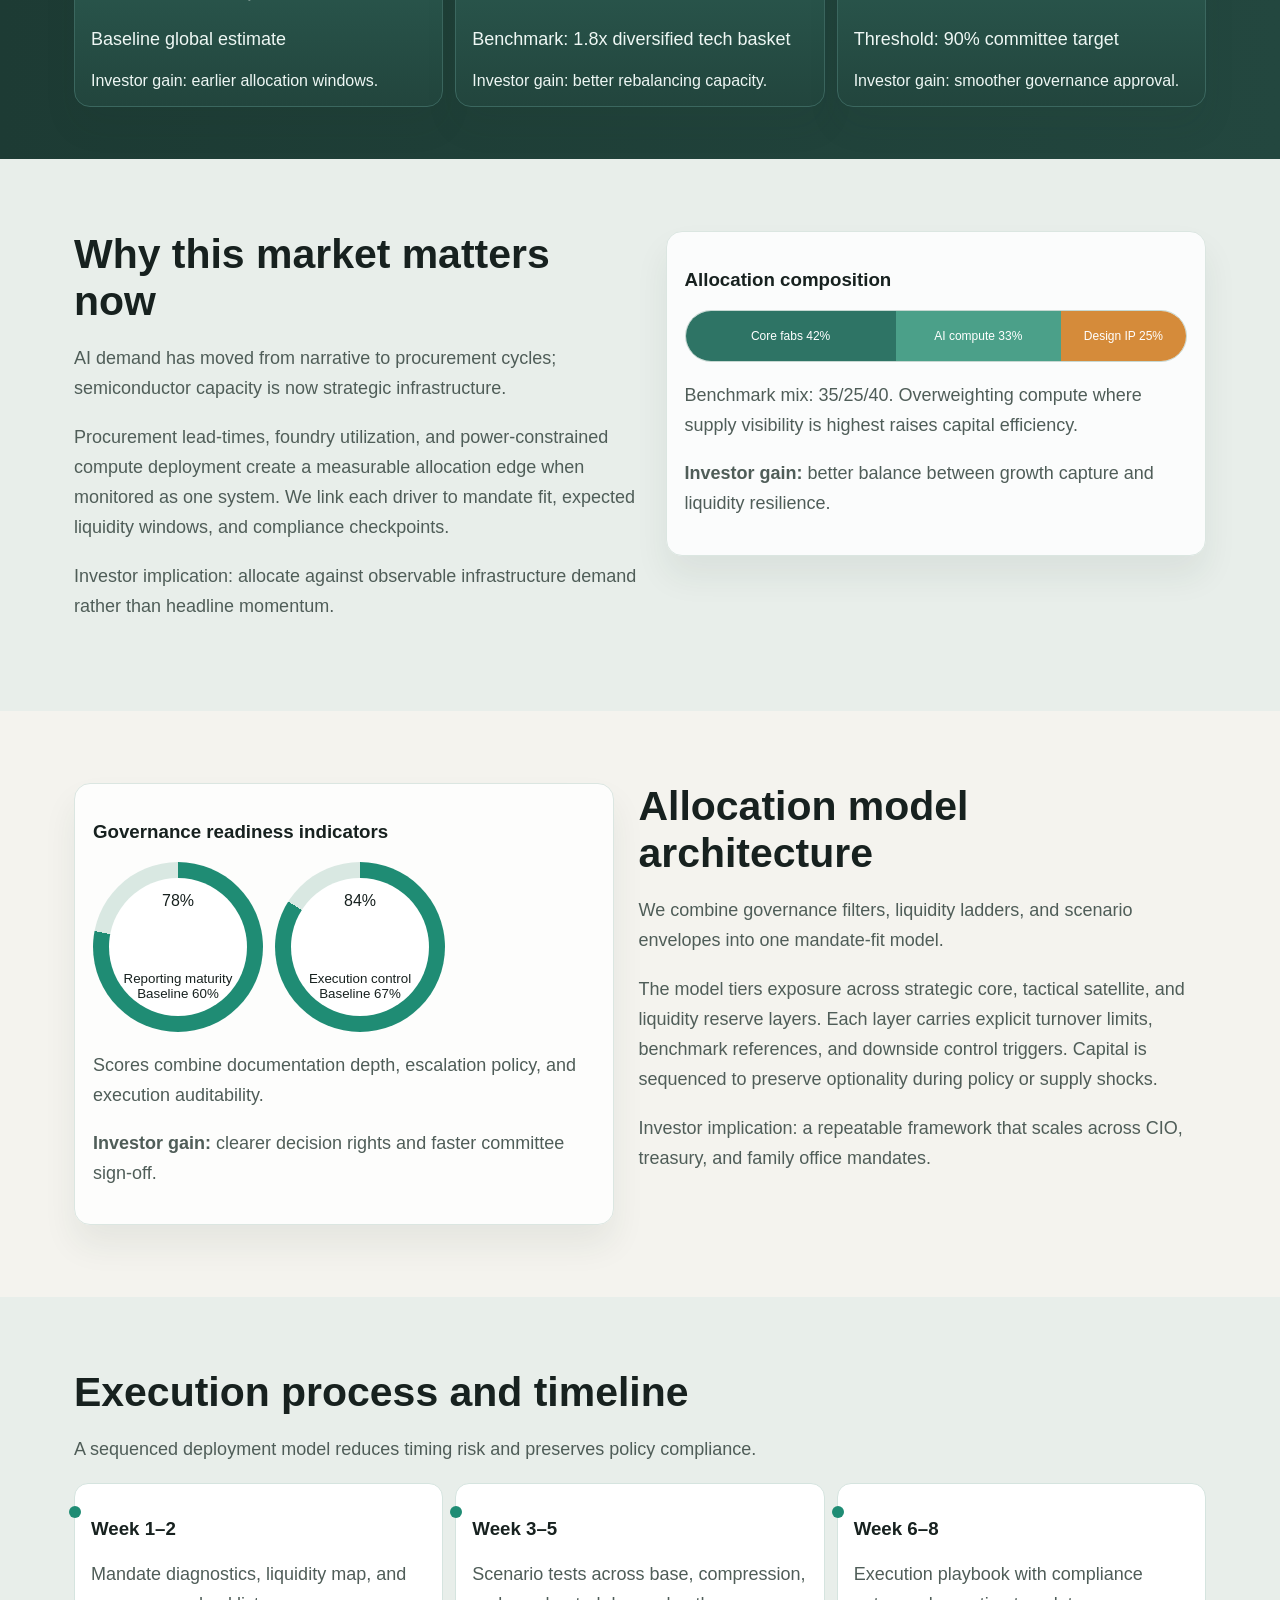
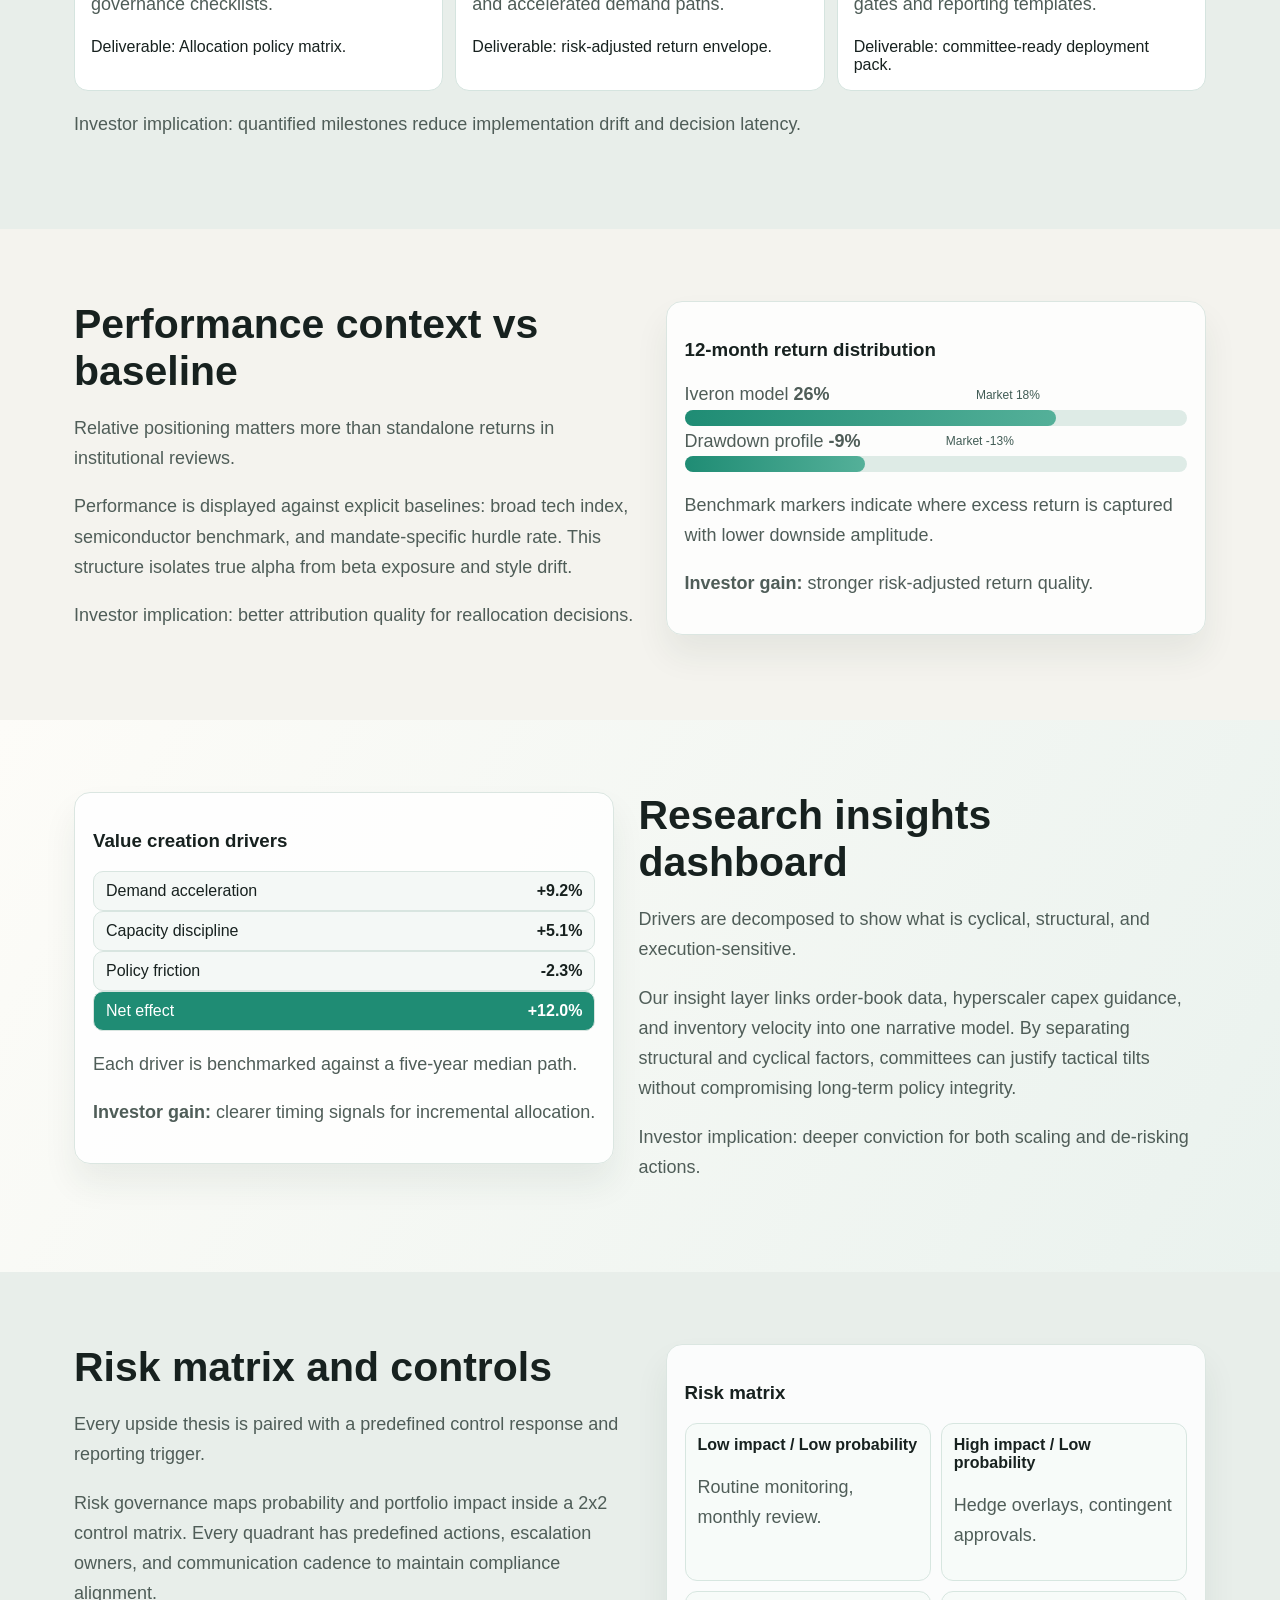
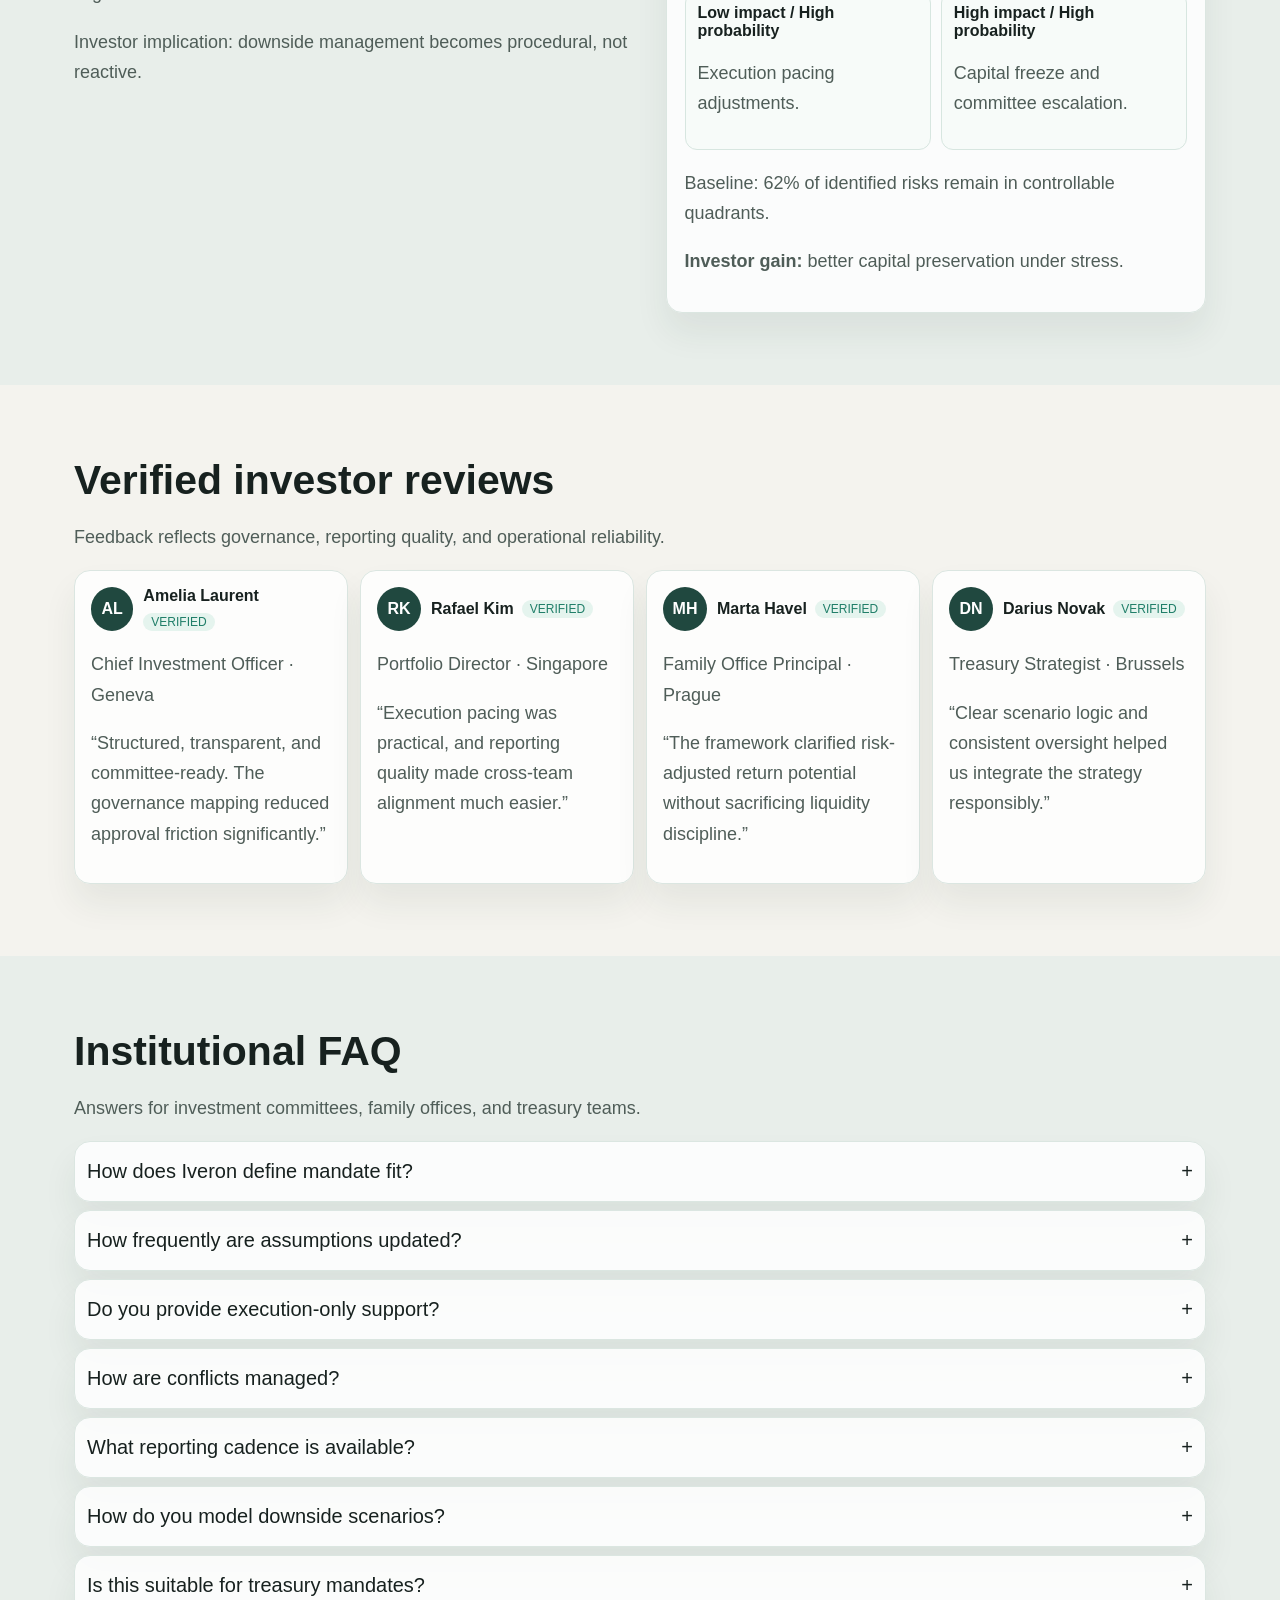
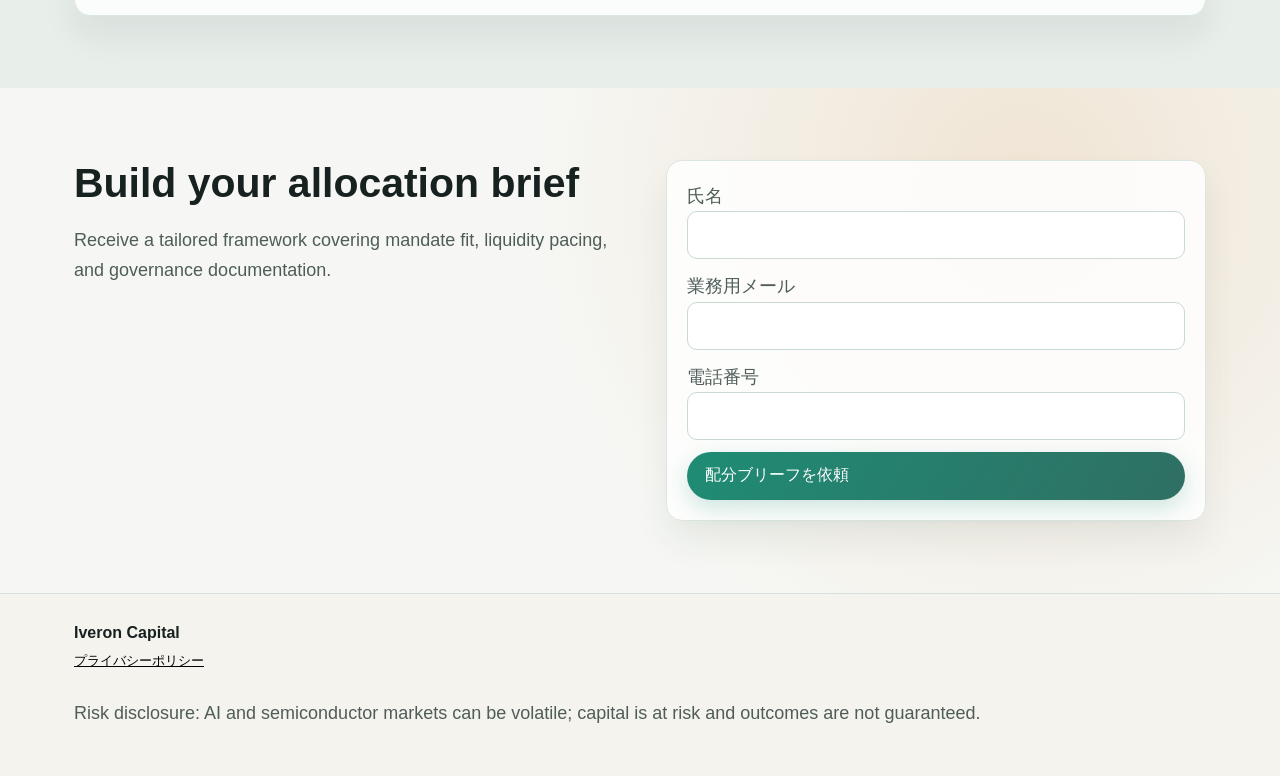
<file: jp/index.html>
<!doctype html>
<html lang="ja">
<head>
<meta charset="utf-8"><meta name="viewport" content="width=device-width,initial-scale=1">
<title>Iveron Capital | 日本語 | AI Infrastructure & Semiconductor Markets</title>
<meta name="description" content="日本語 page for institutional AI Infrastructure & Semiconductor Markets allocation insights by Iveron Capital.">
<link rel="canonical" href="https://iveroncapital.com/jp/index.html">
<link rel="alternate" hreflang="en" href="https://iveroncapital.com/index.html">
<link rel="alternate" hreflang="de" href="https://iveroncapital.com/de/index.html">
<link rel="alternate" hreflang="fr" href="https://iveroncapital.com/fr/index.html">
<link rel="alternate" hreflang="es" href="https://iveroncapital.com/es/index.html">
<link rel="alternate" hreflang="it" href="https://iveroncapital.com/it/index.html">
<link rel="alternate" hreflang="tr" href="https://iveroncapital.com/tr/index.html">
<link rel="alternate" hreflang="pt" href="https://iveroncapital.com/pt/index.html">
<link rel="alternate" hreflang="ja" href="https://iveroncapital.com/jp/index.html">
<link rel="alternate" hreflang="sk" href="https://iveroncapital.com/sk/index.html">
<link rel="alternate" hreflang="en-BE" href="https://iveroncapital.com/be/index.html">
<link rel="alternate" hreflang="x-default" href="https://iveroncapital.com/index.html">
<meta property="og:title" content="Iveron Capital | 日本語 | AI Infrastructure & Semiconductor Markets"><meta property="og:description" content="日本語 page for institutional AI Infrastructure & Semiconductor Markets allocation insights by Iveron Capital."><meta property="og:type" content="website"><meta property="og:url" content="https://iveroncapital.com/jp/index.html">
<meta name="twitter:card" content="summary_large_image"><meta name="twitter:title" content="Iveron Capital | 日本語 | AI Infrastructure & Semiconductor Markets"><meta name="twitter:description" content="日本語 page for institutional AI Infrastructure & Semiconductor Markets allocation insights by Iveron Capital.">
<link rel="stylesheet" href="../assets/style.css">
<script type="application/ld+json">{"@context": "https://schema.org", "@graph": [{"@type": "Organization", "name": "Iveron Capital", "url": "https://iveroncapital.com", "sameAs": []}, {"@type": "WebSite", "name": "Iveron Capital", "url": "https://iveroncapital.com"}, {"@type": "FAQPage", "mainEntity": [{"@type": "Question", "name": "How does Iveron define mandate fit?", "acceptedAnswer": {"@type": "Answer", "text": "We map investment policy statements, liquidity constraints, and governance tolerances into explicit allocation bands before any execution recommendation is issued."}}, {"@type": "Question", "name": "How frequently are assumptions updated?", "acceptedAnswer": {"@type": "Answer", "text": "Core assumptions are refreshed monthly, while liquidity and event-risk overlays are updated intra-month when market structure changes."}}, {"@type": "Question", "name": "Do you provide execution-only support?", "acceptedAnswer": {"@type": "Answer", "text": "Yes. Institutions can request execution playbooks and reporting templates without adopting a full advisory engagement."}}, {"@type": "Question", "name": "How are conflicts managed?", "acceptedAnswer": {"@type": "Answer", "text": "Research, execution guidance, and reporting controls are separated through documented governance procedures and review logs."}}, {"@type": "Question", "name": "What reporting cadence is available?", "acceptedAnswer": {"@type": "Answer", "text": "Weekly tactical notes, monthly allocation dashboards, and quarterly committee packs are available in one reporting stack."}}, {"@type": "Question", "name": "How do you model downside scenarios?", "acceptedAnswer": {"@type": "Answer", "text": "We run stress pathways for valuation compression, supply-chain shocks, and policy dislocation, then attach control actions to each path."}}, {"@type": "Question", "name": "Is this suitable for treasury mandates?", "acceptedAnswer": {"@type": "Answer", "text": "Yes, when mandate language permits growth sleeves with defined liquidity rails and board-approved risk budgets."}}]}, {"@type": "Review", "author": {"@type": "Person", "name": "Amelia Laurent"}, "reviewBody": "Structured, transparent, and committee-ready. The governance mapping reduced approval friction significantly.", "reviewRating": {"@type": "Rating", "ratingValue": "5"}}, {"@type": "Review", "author": {"@type": "Person", "name": "Rafael Kim"}, "reviewBody": "Execution pacing was practical, and reporting quality made cross-team alignment much easier.", "reviewRating": {"@type": "Rating", "ratingValue": "5"}}, {"@type": "Review", "author": {"@type": "Person", "name": "Marta Havel"}, "reviewBody": "The framework clarified risk-adjusted return potential without sacrificing liquidity discipline.", "reviewRating": {"@type": "Rating", "ratingValue": "5"}}, {"@type": "Review", "author": {"@type": "Person", "name": "Darius Novak"}, "reviewBody": "Clear scenario logic and consistent oversight helped us integrate the strategy responsibly.", "reviewRating": {"@type": "Rating", "ratingValue": "5"}}]}</script>
<script defer src="../assets/app.js"></script>
</head>
<body data-lang="jp">
<header class="site-header"><div class="container header-wrap"><a class="brand" href="../index.html">Iveron Capital</a><nav class="desktop-nav" aria-label="Primary"><a href="#market">Market Thesis</a><a href="#model">Allocation Model</a><a href="#process">Execution Process</a><a href="#faq">Investor FAQ</a></nav><div class="header-right"><div class="lang-dropdown"><button class="lang-trigger" aria-expanded="false">日本語</button><div class="lang-menu"><a href="../index.html"><span class="flag"><svg viewBox='0 0 24 16' aria-hidden='true'><rect width='24' height='16' fill='#012169'/><path d='M0 0l24 16M24 0L0 16' stroke='#fff' stroke-width='3'/><path d='M0 0l24 16M24 0L0 16' stroke='#c8102e' stroke-width='1.5'/></svg></span>English</a>
<a href="../de/index.html"><span class="flag"><svg viewBox='0 0 24 16'><rect width='8' height='16' fill='#000'/><rect x='8' width='8' height='16' fill='#dd0000'/><rect x='16' width='8' height='16' fill='#ffce00'/></svg></span>Deutsch</a>
<a href="../fr/index.html"><span class="flag"><svg viewBox='0 0 24 16'><rect width='8' height='16' fill='#0055a4'/><rect x='8' width='8' height='16' fill='#fff'/><rect x='16' width='8' height='16' fill='#ef4135'/></svg></span>Français</a>
<a href="../es/index.html"><span class="flag"><svg viewBox='0 0 24 16'><rect width='24' height='16' fill='#c60b1e'/><rect y='4' width='24' height='8' fill='#ffc400'/></svg></span>Español</a>
<a href="../it/index.html"><span class="flag"><svg viewBox='0 0 24 16'><rect width='24' height='16' fill='#009246'/><rect x='8' width='8' height='16' fill='#fff'/><rect x='16' width='8' height='16' fill='#ce2b37'/></svg></span>Italiano</a>
<a href="../tr/index.html"><span class="flag"><svg viewBox='0 0 24 16'><rect width='24' height='16' fill='#e30a17'/><circle cx='10' cy='8' r='4' fill='#fff'/></svg></span>Türkçe</a>
<a href="../pt/index.html"><span class="flag"><svg viewBox='0 0 24 16'><rect width='24' height='16' fill='#006600'/><rect y='5' width='24' height='6' fill='#ff0000'/></svg></span>Português</a>
<a href="../jp/index.html"><span class="flag"><svg viewBox='0 0 24 16'><rect width='24' height='16' fill='#fff'/><circle cx='12' cy='8' r='4' fill='#bc002d'/></svg></span>日本語</a>
<a href="../sk/index.html"><span class="flag"><svg viewBox='0 0 24 16'><rect width='24' height='16' fill='#fff'/><rect y='6' width='24' height='4' fill='#0b4ea2'/><rect x='9' width='4' height='16' fill='#0b4ea2'/></svg></span>Slovenčina</a>
<a href="../be/index.html"><span class="flag"><svg viewBox='0 0 24 16'><rect width='8' height='16' fill='#000'/><rect x='8' width='8' height='16' fill='#ffd90c'/><rect x='16' width='8' height='16' fill='#ef3340'/></svg></span>Belgium</a></div></div><a class="btn btn-primary" href="#lead-form-hero">配分ブリーフを依頼</a><button class="burger" aria-label="Open menu" aria-expanded="false"><span></span><span></span><span></span></button></div></div></header>
<div class="mobile-drawer" aria-hidden="true"><div class="drawer-panel"><button class="drawer-close" aria-label="Close menu">×</button><nav class="drawer-nav"><a href="#market">Market Thesis</a><a href="#model">Allocation Model</a><a href="#process">Execution Process</a><a href="#faq">Investor FAQ</a></nav><div class="lang-dropdown mobile"><button class="lang-trigger" aria-expanded="false">日本語</button><div class="lang-menu"><a href="../index.html"><span class="flag"><svg viewBox='0 0 24 16' aria-hidden='true'><rect width='24' height='16' fill='#012169'/><path d='M0 0l24 16M24 0L0 16' stroke='#fff' stroke-width='3'/><path d='M0 0l24 16M24 0L0 16' stroke='#c8102e' stroke-width='1.5'/></svg></span>English</a>
<a href="../de/index.html"><span class="flag"><svg viewBox='0 0 24 16'><rect width='8' height='16' fill='#000'/><rect x='8' width='8' height='16' fill='#dd0000'/><rect x='16' width='8' height='16' fill='#ffce00'/></svg></span>Deutsch</a>
<a href="../fr/index.html"><span class="flag"><svg viewBox='0 0 24 16'><rect width='8' height='16' fill='#0055a4'/><rect x='8' width='8' height='16' fill='#fff'/><rect x='16' width='8' height='16' fill='#ef4135'/></svg></span>Français</a>
<a href="../es/index.html"><span class="flag"><svg viewBox='0 0 24 16'><rect width='24' height='16' fill='#c60b1e'/><rect y='4' width='24' height='8' fill='#ffc400'/></svg></span>Español</a>
<a href="../it/index.html"><span class="flag"><svg viewBox='0 0 24 16'><rect width='24' height='16' fill='#009246'/><rect x='8' width='8' height='16' fill='#fff'/><rect x='16' width='8' height='16' fill='#ce2b37'/></svg></span>Italiano</a>
<a href="../tr/index.html"><span class="flag"><svg viewBox='0 0 24 16'><rect width='24' height='16' fill='#e30a17'/><circle cx='10' cy='8' r='4' fill='#fff'/></svg></span>Türkçe</a>
<a href="../pt/index.html"><span class="flag"><svg viewBox='0 0 24 16'><rect width='24' height='16' fill='#006600'/><rect y='5' width='24' height='6' fill='#ff0000'/></svg></span>Português</a>
<a href="../jp/index.html"><span class="flag"><svg viewBox='0 0 24 16'><rect width='24' height='16' fill='#fff'/><circle cx='12' cy='8' r='4' fill='#bc002d'/></svg></span>日本語</a>
<a href="../sk/index.html"><span class="flag"><svg viewBox='0 0 24 16'><rect width='24' height='16' fill='#fff'/><rect y='6' width='24' height='4' fill='#0b4ea2'/><rect x='9' width='4' height='16' fill='#0b4ea2'/></svg></span>Slovenčina</a>
<a href="../be/index.html"><span class="flag"><svg viewBox='0 0 24 16'><rect width='8' height='16' fill='#000'/><rect x='8' width='8' height='16' fill='#ffd90c'/><rect x='16' width='8' height='16' fill='#ef3340'/></svg></span>Belgium</a></div></div><a class="btn btn-primary" href="#lead-form-hero">配分ブリーフを依頼</a></div></div>
<main>
<section class="hero section-glow"><div class="container hero-grid"><div><p class="eyebrow">Iveron Capital</p><h1>AIインフラ・半導体市場：機関投資家向け配分インテリジェンス</h1><p>AIインフラ・半導体市場：機関投資家向け配分インテリジェンス 本ページでは機関投資家向けにガバナンス、流動性、執行を解説します。</p><article class="target-card reveal"><h2>目標レンジ</h2><p>機関投資家のシナリオ設計向け参考レンジであり、収益保証ではありません。</p><div class="target-values"><div><small>Monthly</small><strong>8%–15% monthly reference</strong></div><div><small>Annualized</small><strong>80%–200% annual reference</strong></div></div></article></div><div><form id="lead-form-hero" class="lead-form reveal"><h2>投資家コールを予約</h2><label>氏名<input type="text" required></label><label>業務用メール<input type="email" required></label><label>電話番号<input type="tel" required></label><button class="btn btn-primary" type="submit">ブリーフを受け取る</button></form><section class="calculator reveal" aria-label="試算計算機"><h3>試算計算機</h3><div class="amount-rail"><span>金額</span><div class="segmented" role="group"><button class="amt active" data-amount="10000">$10,000</button><button class="amt" data-amount="50000">$50,000</button><button class="amt" data-amount="150000">$150,000</button></div></div><div class="months-rail"><span>3〜24か月</span><input id="months" type="range" min="3" max="24" value="12"><span id="months-pill">12 months</span></div><div class="results"><article class="result-card"><p>低位シナリオ</p><strong data-rate="0.08">$0</strong><em>参考試算</em></article><article class="result-card"><p>基準シナリオ</p><strong data-rate="0.11">$0</strong><em>参考試算</em></article><article class="result-card"><p>高位シナリオ</p><strong data-rate="0.15">$0</strong><em>参考試算</em></article></div></section></div></div></section>
<section class="kpi-strip"><div class="container"><h2>Institutional KPI strip</h2><p>A consolidated view of market depth and strategy behavior keeps committees aligned.</p><div class="kpi-grid"><article><small>Addressable capex wave</small><strong>$480B</strong><p>Baseline global estimate</p><span>Investor gain: earlier allocation windows.</span></article><article><small>Liquidity coverage ratio</small><strong>2.9x</strong><p>Benchmark: 1.8x diversified tech basket</p><span>Investor gain: better rebalancing capacity.</span></article><article><small>Policy-aligned reporting</small><strong>96%</strong><p>Threshold: 90% committee target</p><span>Investor gain: smoother governance approval.</span></article></div></div></section>
<section id="market" class="section alt"><div class="container split"><div><h2>Why this market matters now</h2><p>AI demand has moved from narrative to procurement cycles; semiconductor capacity is now strategic infrastructure.</p><p>Procurement lead-times, foundry utilization, and power-constrained compute deployment create a measurable allocation edge when monitored as one system. We link each driver to mandate fit, expected liquidity windows, and compliance checkpoints.</p><p class="implication">Investor implication: allocate against observable infrastructure demand rather than headline momentum.</p></div><div class="allocation-bars reveal"><h3>Allocation composition</h3><div class="stack" style="--a:42;--b:33;--c:25"><span>Core fabs 42%</span><span>AI compute 33%</span><span>Design IP 25%</span></div><p>Benchmark mix: 35/25/40. Overweighting compute where supply visibility is highest raises capital efficiency.</p><p><strong>Investor gain:</strong> better balance between growth capture and liquidity resilience.</p></div></div></section>
<section id="model" class="section"><div class="container split reverse"><div class="radials reveal"><h3>Governance readiness indicators</h3><div class="rings"><div class="ring" style="--p:78"><span>78%</span><small>Reporting maturity<br>Baseline 60%</small></div><div class="ring" style="--p:84"><span>84%</span><small>Execution control<br>Baseline 67%</small></div></div><p>Scores combine documentation depth, escalation policy, and execution auditability.</p><p><strong>Investor gain:</strong> clearer decision rights and faster committee sign-off.</p></div><div><h2>Allocation model architecture</h2><p>We combine governance filters, liquidity ladders, and scenario envelopes into one mandate-fit model.</p><p>The model tiers exposure across strategic core, tactical satellite, and liquidity reserve layers. Each layer carries explicit turnover limits, benchmark references, and downside control triggers. Capital is sequenced to preserve optionality during policy or supply shocks.</p><p class="implication">Investor implication: a repeatable framework that scales across CIO, treasury, and family office mandates.</p></div></div></section>
<section id="process" class="section alt"><div class="container"><h2>Execution process and timeline</h2><p>A sequenced deployment model reduces timing risk and preserves policy compliance.</p><div class="timeline reveal"><article><h3>Week 1–2</h3><p>Mandate diagnostics, liquidity map, and governance checklists.</p><span>Deliverable: Allocation policy matrix.</span></article><article><h3>Week 3–5</h3><p>Scenario tests across base, compression, and accelerated demand paths.</p><span>Deliverable: risk-adjusted return envelope.</span></article><article><h3>Week 6–8</h3><p>Execution playbook with compliance gates and reporting templates.</p><span>Deliverable: committee-ready deployment pack.</span></article></div><p class="implication">Investor implication: quantified milestones reduce implementation drift and decision latency.</p></div></section>
<section class="section"><div class="container split"><div><h2>Performance context vs baseline</h2><p>Relative positioning matters more than standalone returns in institutional reviews.</p><p>Performance is displayed against explicit baselines: broad tech index, semiconductor benchmark, and mandate-specific hurdle rate. This structure isolates true alpha from beta exposure and style drift.</p><p class="implication">Investor implication: better attribution quality for reallocation decisions.</p></div><div class="compare-bars reveal"><h3>12-month return distribution</h3><div><label>Iveron model <b>26%</b></label><div class="bar"><i style="width:74%"></i><u style="left:58%">Market 18%</u></div></div><div><label>Drawdown profile <b>-9%</b></label><div class="bar"><i style="width:36%"></i><u style="left:52%">Market -13%</u></div></div><p>Benchmark markers indicate where excess return is captured with lower downside amplitude.</p><p><strong>Investor gain:</strong> stronger risk-adjusted return quality.</p></div></div></section>
<section class="section mesh"><div class="container split reverse"><div class="waterfall reveal"><h3>Value creation drivers</h3><div class="wf-step"><span>Demand acceleration</span><b>+9.2%</b></div><div class="wf-step"><span>Capacity discipline</span><b>+5.1%</b></div><div class="wf-step"><span>Policy friction</span><b>-2.3%</b></div><div class="wf-step total"><span>Net effect</span><b>+12.0%</b></div><p>Each driver is benchmarked against a five-year median path.</p><p><strong>Investor gain:</strong> clearer timing signals for incremental allocation.</p></div><div><h2>Research insights dashboard</h2><p>Drivers are decomposed to show what is cyclical, structural, and execution-sensitive.</p><p>Our insight layer links order-book data, hyperscaler capex guidance, and inventory velocity into one narrative model. By separating structural and cyclical factors, committees can justify tactical tilts without compromising long-term policy integrity.</p><p class="implication">Investor implication: deeper conviction for both scaling and de-risking actions.</p></div></div></section>
<section class="section alt"><div class="container split"><div><h2>Risk matrix and controls</h2><p>Every upside thesis is paired with a predefined control response and reporting trigger.</p><p>Risk governance maps probability and portfolio impact inside a 2x2 control matrix. Every quadrant has predefined actions, escalation owners, and communication cadence to maintain compliance alignment.</p><p class="implication">Investor implication: downside management becomes procedural, not reactive.</p></div><div class="risk-matrix reveal"><h3>Risk matrix</h3><div class="matrix"><div><b>Low impact / Low probability</b><p>Routine monitoring, monthly review.</p></div><div><b>High impact / Low probability</b><p>Hedge overlays, contingent approvals.</p></div><div><b>Low impact / High probability</b><p>Execution pacing adjustments.</p></div><div><b>High impact / High probability</b><p>Capital freeze and committee escalation.</p></div></div><p>Baseline: 62% of identified risks remain in controllable quadrants.</p><p><strong>Investor gain:</strong> better capital preservation under stress.</p></div></div></section>
<section class="section"><div class="container"><h2>Verified investor reviews</h2><p>Feedback reflects governance, reporting quality, and operational reliability.</p><div class="reviews"><article class="review-card reveal"><div class="review-head"><div class="avatar">AL</div><div class="meta"><strong>Amelia Laurent</strong><span class="verified">VERIFIED</span></div></div><p class="title">Chief Investment Officer · Geneva</p><p>“Structured, transparent, and committee-ready. The governance mapping reduced approval friction significantly.”</p></article>
<article class="review-card reveal"><div class="review-head"><div class="avatar">RK</div><div class="meta"><strong>Rafael Kim</strong><span class="verified">VERIFIED</span></div></div><p class="title">Portfolio Director · Singapore</p><p>“Execution pacing was practical, and reporting quality made cross-team alignment much easier.”</p></article>
<article class="review-card reveal"><div class="review-head"><div class="avatar">MH</div><div class="meta"><strong>Marta Havel</strong><span class="verified">VERIFIED</span></div></div><p class="title">Family Office Principal · Prague</p><p>“The framework clarified risk-adjusted return potential without sacrificing liquidity discipline.”</p></article>
<article class="review-card reveal"><div class="review-head"><div class="avatar">DN</div><div class="meta"><strong>Darius Novak</strong><span class="verified">VERIFIED</span></div></div><p class="title">Treasury Strategist · Brussels</p><p>“Clear scenario logic and consistent oversight helped us integrate the strategy responsibly.”</p></article></div></div></section>
<section id="faq" class="section alt"><div class="container"><h2>Institutional FAQ</h2><p>Answers for investment committees, family offices, and treasury teams.</p><div class="faq"><div class="faq-item"><button class="faq-q" aria-expanded="false">How does Iveron define mandate fit?<span>+</span></button><div class="faq-a"><p>We map investment policy statements, liquidity constraints, and governance tolerances into explicit allocation bands before any execution recommendation is issued.</p></div></div>
<div class="faq-item"><button class="faq-q" aria-expanded="false">How frequently are assumptions updated?<span>+</span></button><div class="faq-a"><p>Core assumptions are refreshed monthly, while liquidity and event-risk overlays are updated intra-month when market structure changes.</p></div></div>
<div class="faq-item"><button class="faq-q" aria-expanded="false">Do you provide execution-only support?<span>+</span></button><div class="faq-a"><p>Yes. Institutions can request execution playbooks and reporting templates without adopting a full advisory engagement.</p></div></div>
<div class="faq-item"><button class="faq-q" aria-expanded="false">How are conflicts managed?<span>+</span></button><div class="faq-a"><p>Research, execution guidance, and reporting controls are separated through documented governance procedures and review logs.</p></div></div>
<div class="faq-item"><button class="faq-q" aria-expanded="false">What reporting cadence is available?<span>+</span></button><div class="faq-a"><p>Weekly tactical notes, monthly allocation dashboards, and quarterly committee packs are available in one reporting stack.</p></div></div>
<div class="faq-item"><button class="faq-q" aria-expanded="false">How do you model downside scenarios?<span>+</span></button><div class="faq-a"><p>We run stress pathways for valuation compression, supply-chain shocks, and policy dislocation, then attach control actions to each path.</p></div></div>
<div class="faq-item"><button class="faq-q" aria-expanded="false">Is this suitable for treasury mandates?<span>+</span></button><div class="faq-a"><p>Yes, when mandate language permits growth sleeves with defined liquidity rails and board-approved risk budgets.</p></div></div></div></div></section>
<section class="section final-cta"><div class="container split"><div><h2>Build your allocation brief</h2><p>Receive a tailored framework covering mandate fit, liquidity pacing, and governance documentation.</p></div><form class="lead-form"><label>氏名<input type="text" required></label><label>業務用メール<input type="email" required></label><label>電話番号<input type="tel" required></label><button class="btn btn-primary" type="submit">配分ブリーフを依頼</button></form></div></section>
</main>
<footer><div class="container foot"><strong>Iveron Capital</strong><button class="privacy-link" data-modal-open>プライバシーポリシー</button><p>Risk disclosure: AI and semiconductor markets can be volatile; capital is at risk and outcomes are not guaranteed.</p></div></footer>
<div class="modal" id="privacy-modal" aria-hidden="true"><div class="modal-box" role="dialog" aria-modal="true" aria-label="プライバシーポリシー"><button class="modal-x" data-modal-close aria-label="Close">×</button><h2>プライバシーポリシー</h2><div class="modal-body"><h3>Introduction</h3><p>Iveron Capital processes personal and professional contact information to provide institutional briefings and mandated communications.</p><h3>Data collection</h3><p>We collect name, business email, phone number, usage analytics, and request history submitted through website forms.</p><h3>Legal basis</h3><p>Processing relies on consent, legitimate interest for institutional communication, and compliance with regulatory obligations.</p><h3>Cookies</h3><p>Cookies support session continuity, language display preferences, and aggregated traffic analytics. You can manage browser preferences at any time.</p><h3>Retention</h3><p>Contact records are retained only as long as necessary for advisory inquiry handling, compliance logging, and legal recordkeeping duties.</p><h3>Third-party sharing</h3><p>Data may be shared with vetted service providers under confidentiality and data-processing agreements.</p><h3>Security</h3><p>We apply encryption in transit, role-based access control, audit logs, and regular security review procedures.</p><h3>User rights</h3><p>Users may request access, correction, deletion, restriction, and objection rights according to applicable law.</p><h3>International transfers</h3><p>Cross-border transfers use contractual safeguards and documented controls aligned with international data protection frameworks.</p><h3>Industry risk disclosure</h3><p>Market materials describe risk scenarios for AI infrastructure and semiconductor assets; they do not constitute guaranteed outcomes.</p><h3>Contact</h3><p>For privacy inquiries, contact privacy@iveroncapital.com.</p></div><div class="modal-footer"><button class="btn" data-modal-close>Close</button></div></div></div>
</body></html>
</file>
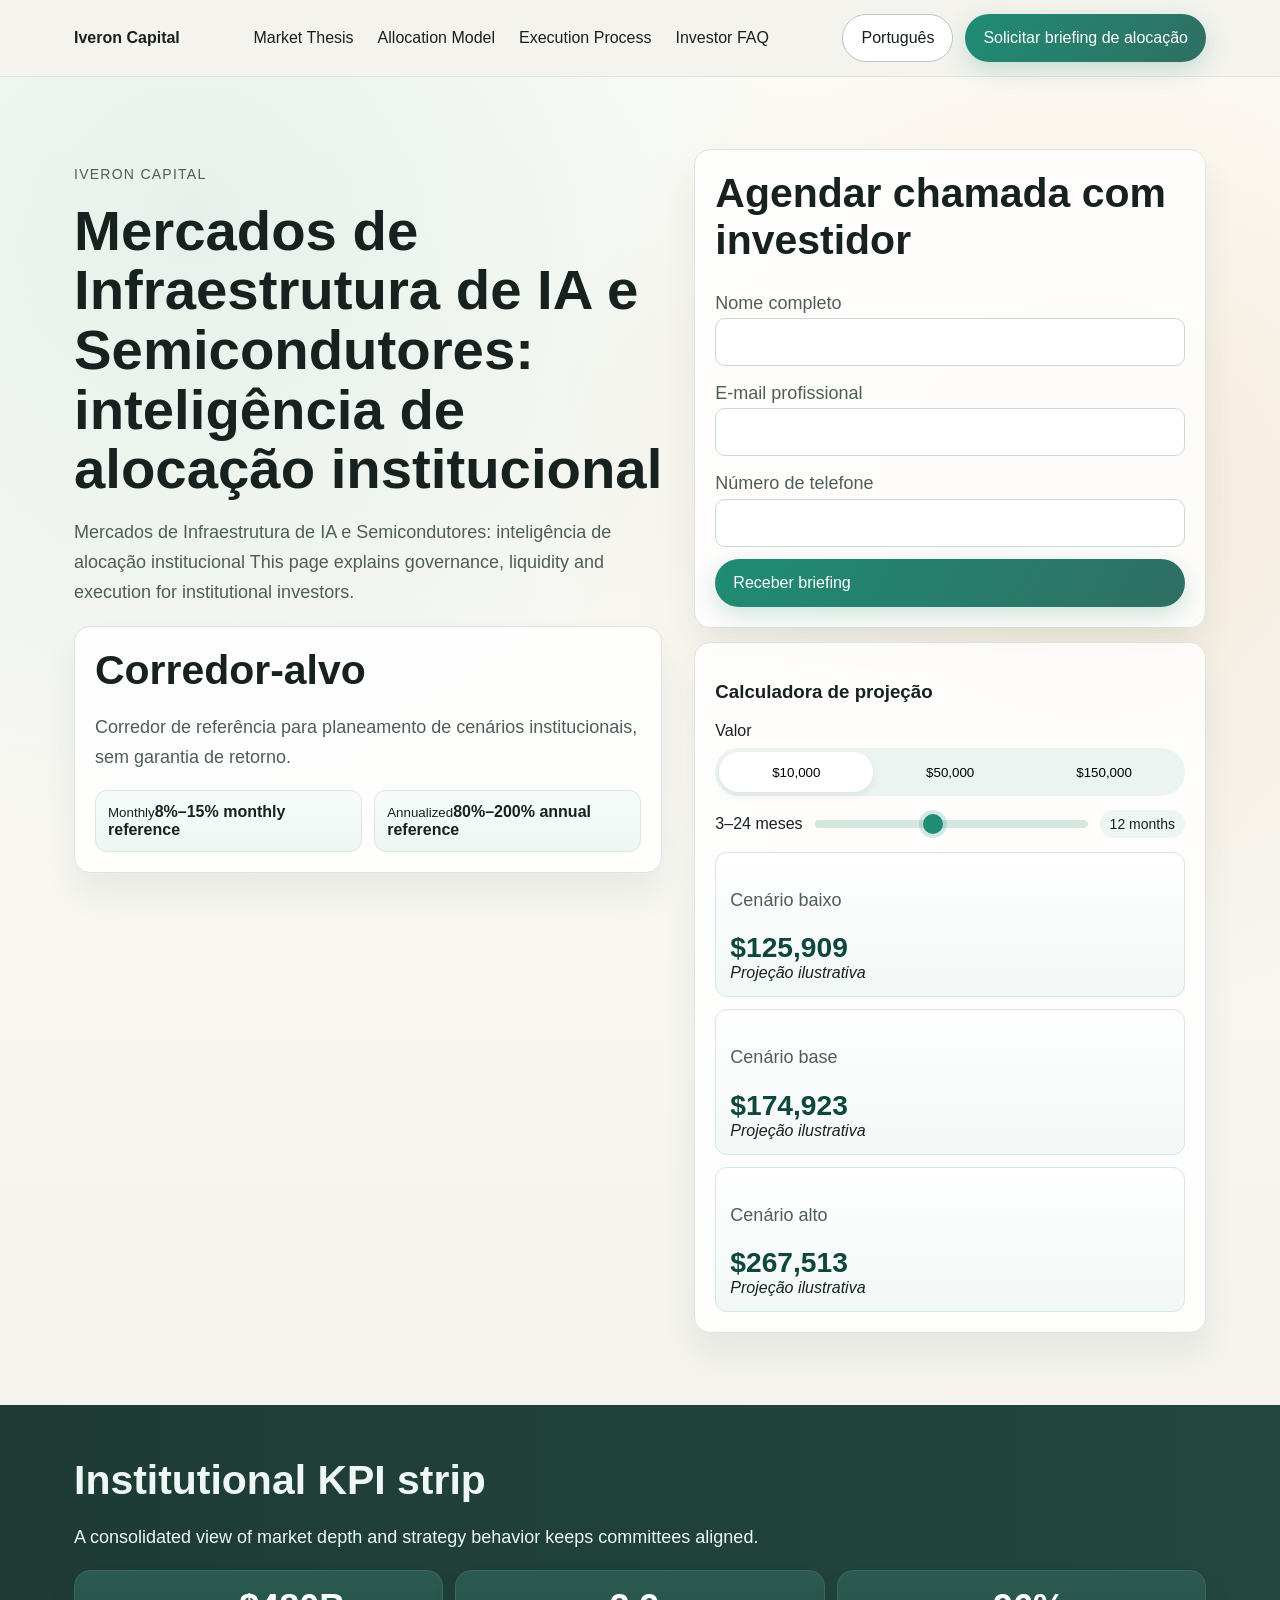
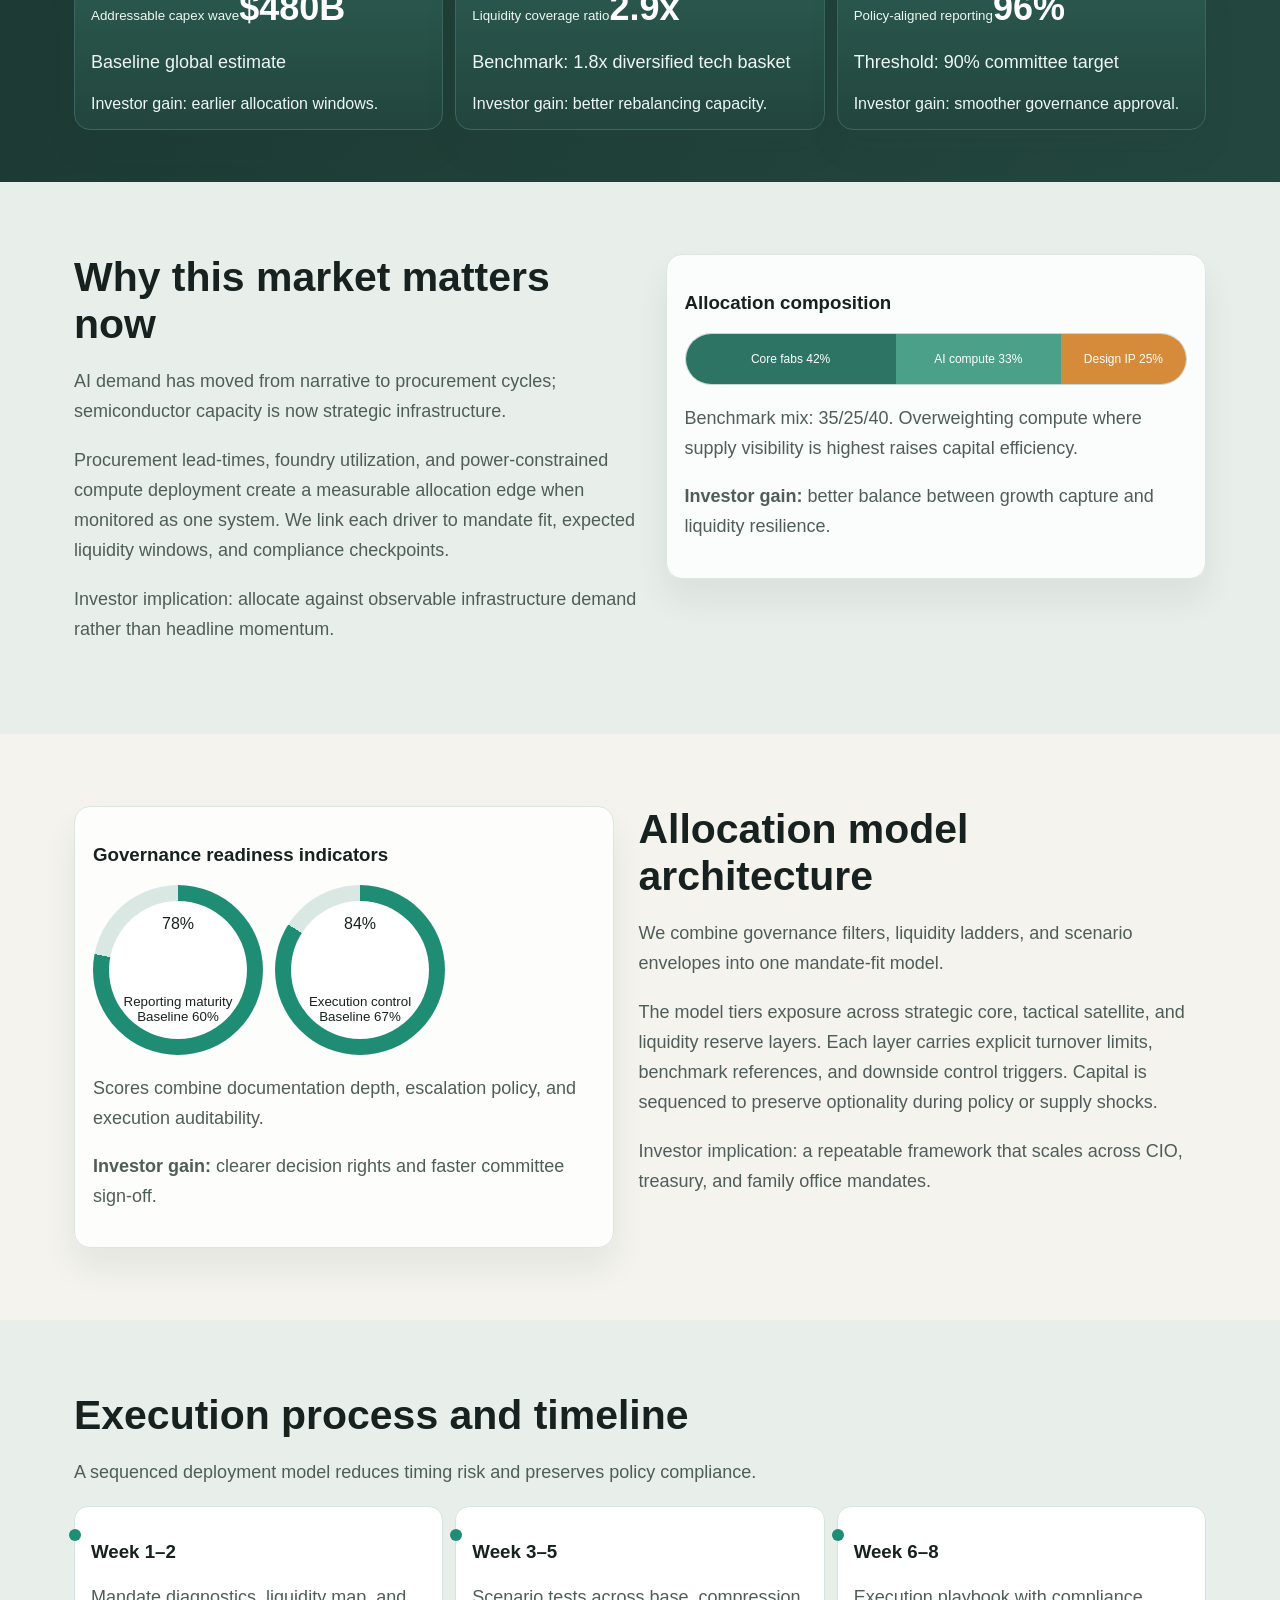
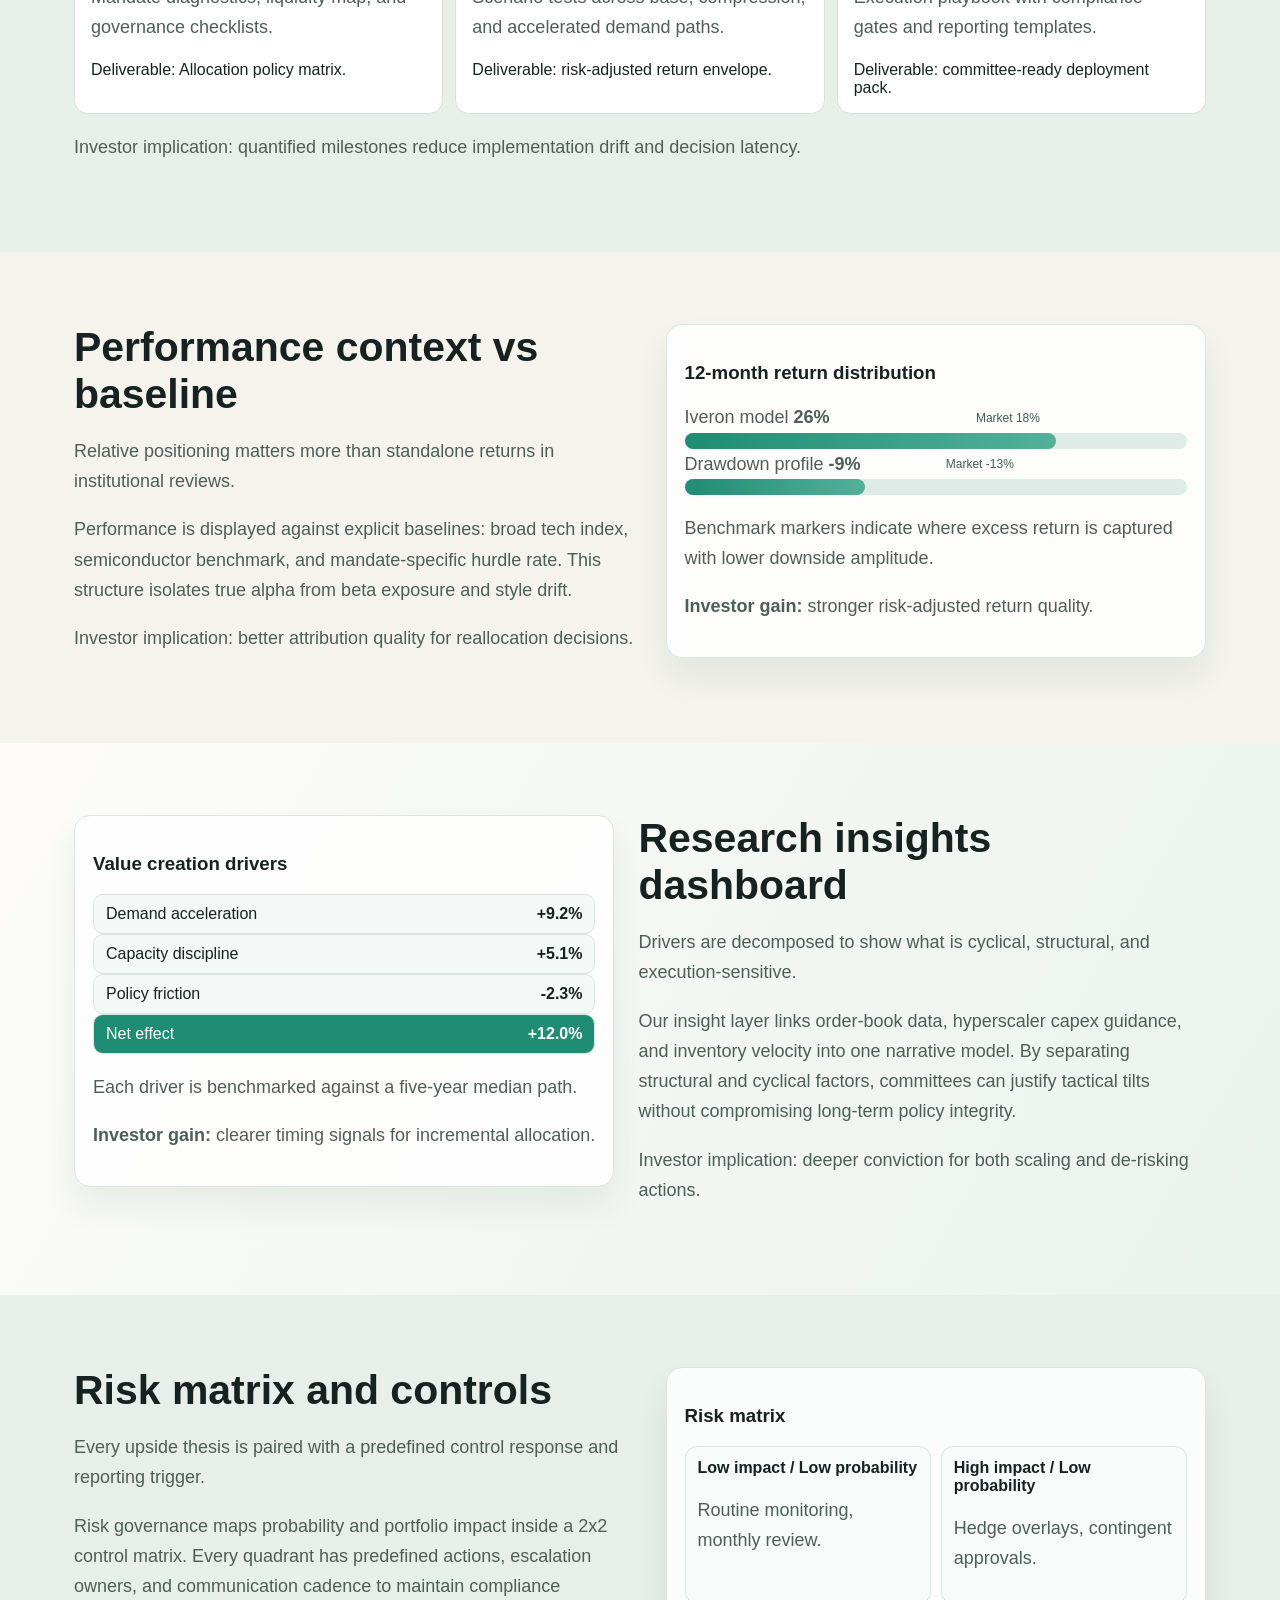
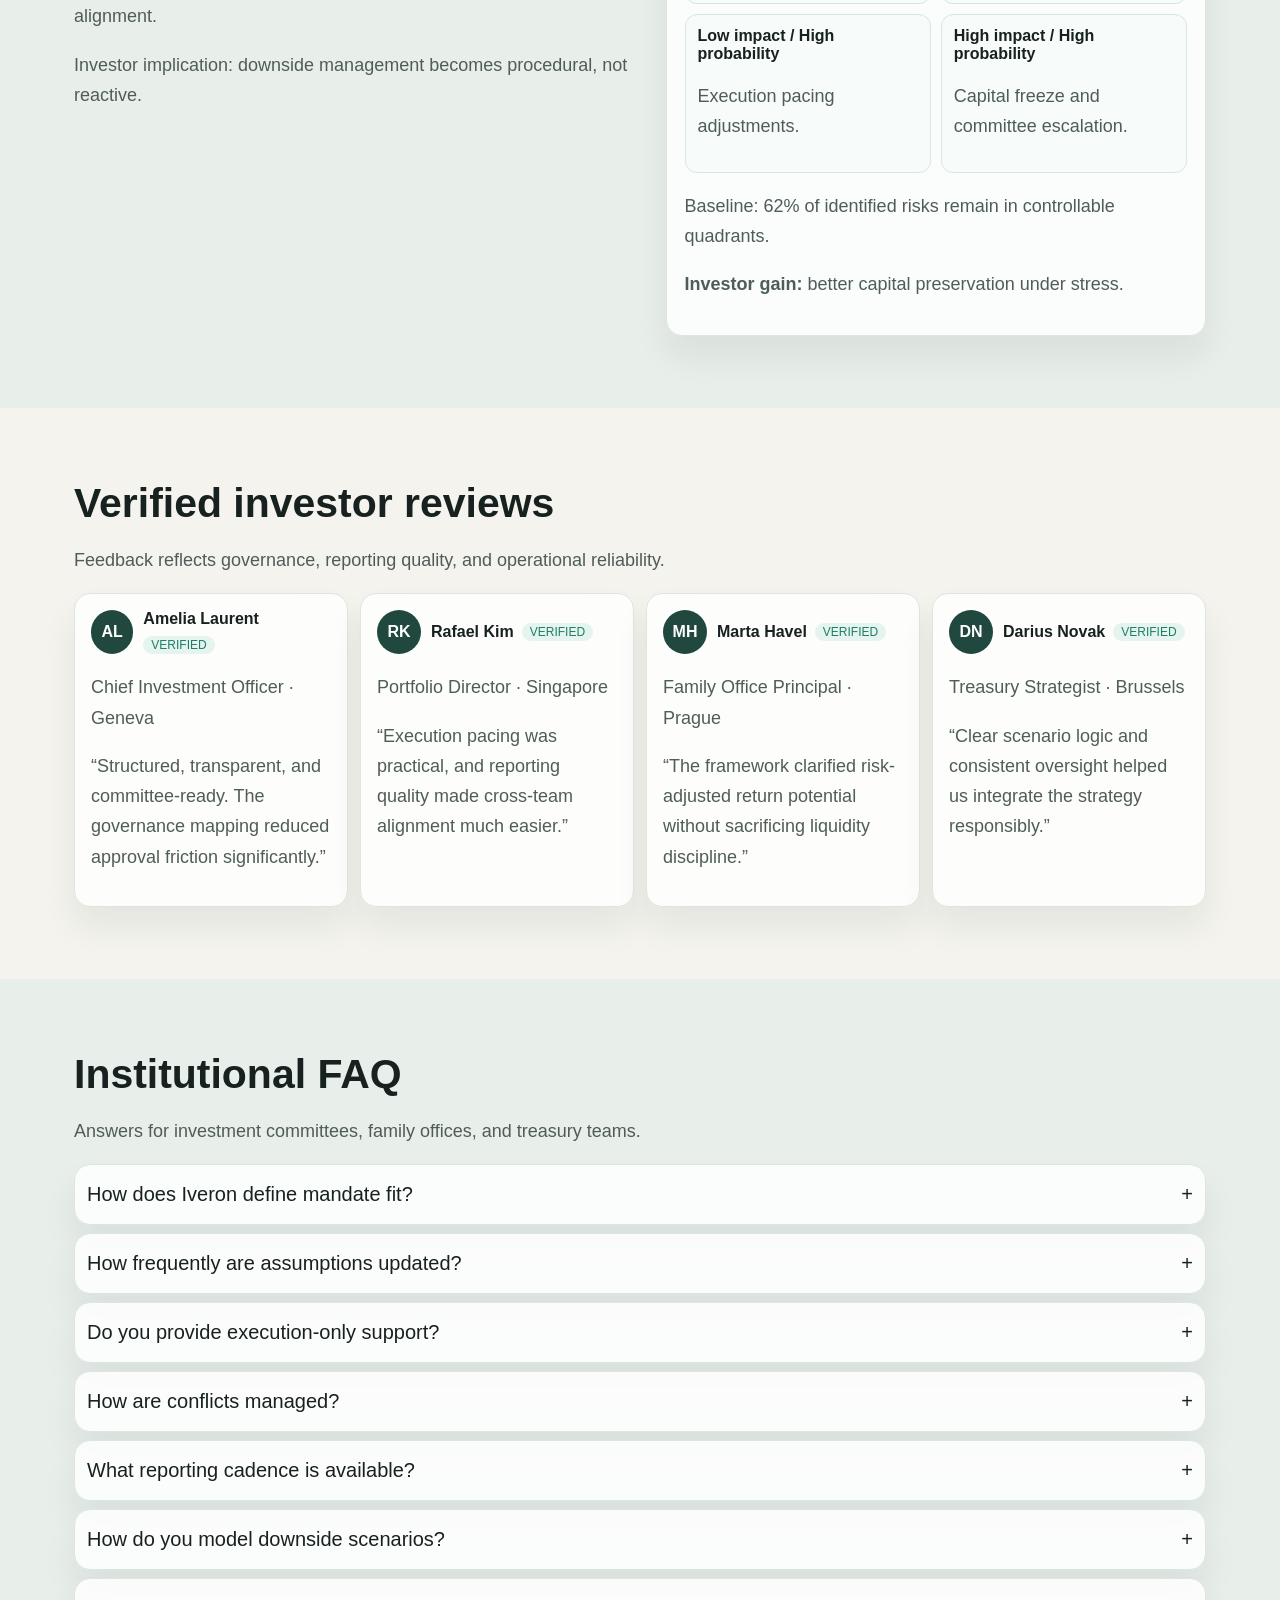
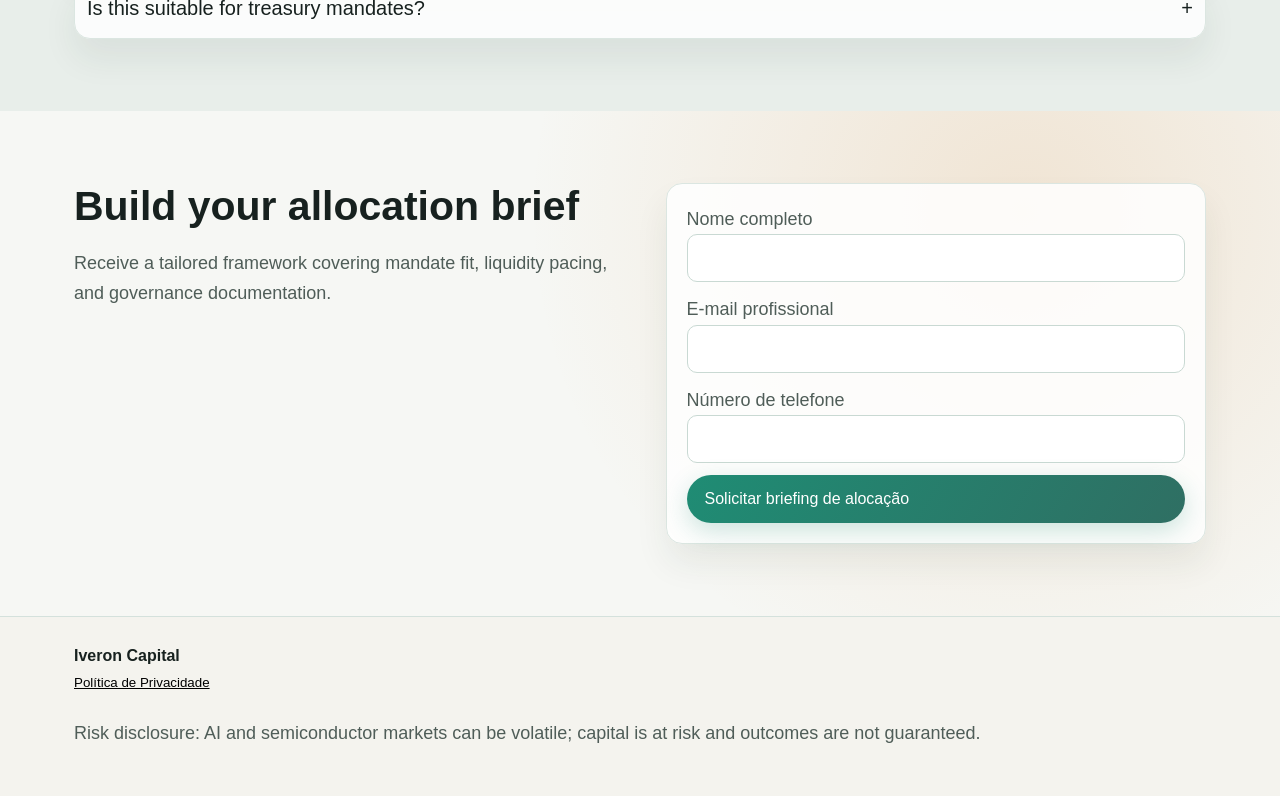
<file: pt/index.html>
<!doctype html>
<html lang="pt">
<head>
<meta charset="utf-8"><meta name="viewport" content="width=device-width,initial-scale=1">
<title>Iveron Capital | Português | AI Infrastructure & Semiconductor Markets</title>
<meta name="description" content="Português page for institutional AI Infrastructure & Semiconductor Markets allocation insights by Iveron Capital.">
<link rel="canonical" href="https://iveroncapital.com/pt/index.html">
<link rel="alternate" hreflang="en" href="https://iveroncapital.com/index.html">
<link rel="alternate" hreflang="de" href="https://iveroncapital.com/de/index.html">
<link rel="alternate" hreflang="fr" href="https://iveroncapital.com/fr/index.html">
<link rel="alternate" hreflang="es" href="https://iveroncapital.com/es/index.html">
<link rel="alternate" hreflang="it" href="https://iveroncapital.com/it/index.html">
<link rel="alternate" hreflang="tr" href="https://iveroncapital.com/tr/index.html">
<link rel="alternate" hreflang="pt" href="https://iveroncapital.com/pt/index.html">
<link rel="alternate" hreflang="ja" href="https://iveroncapital.com/jp/index.html">
<link rel="alternate" hreflang="sk" href="https://iveroncapital.com/sk/index.html">
<link rel="alternate" hreflang="en-BE" href="https://iveroncapital.com/be/index.html">
<link rel="alternate" hreflang="x-default" href="https://iveroncapital.com/index.html">
<meta property="og:title" content="Iveron Capital | Português | AI Infrastructure & Semiconductor Markets"><meta property="og:description" content="Português page for institutional AI Infrastructure & Semiconductor Markets allocation insights by Iveron Capital."><meta property="og:type" content="website"><meta property="og:url" content="https://iveroncapital.com/pt/index.html">
<meta name="twitter:card" content="summary_large_image"><meta name="twitter:title" content="Iveron Capital | Português | AI Infrastructure & Semiconductor Markets"><meta name="twitter:description" content="Português page for institutional AI Infrastructure & Semiconductor Markets allocation insights by Iveron Capital.">
<link rel="stylesheet" href="../assets/style.css">
<script type="application/ld+json">{"@context": "https://schema.org", "@graph": [{"@type": "Organization", "name": "Iveron Capital", "url": "https://iveroncapital.com", "sameAs": []}, {"@type": "WebSite", "name": "Iveron Capital", "url": "https://iveroncapital.com"}, {"@type": "FAQPage", "mainEntity": [{"@type": "Question", "name": "How does Iveron define mandate fit?", "acceptedAnswer": {"@type": "Answer", "text": "We map investment policy statements, liquidity constraints, and governance tolerances into explicit allocation bands before any execution recommendation is issued."}}, {"@type": "Question", "name": "How frequently are assumptions updated?", "acceptedAnswer": {"@type": "Answer", "text": "Core assumptions are refreshed monthly, while liquidity and event-risk overlays are updated intra-month when market structure changes."}}, {"@type": "Question", "name": "Do you provide execution-only support?", "acceptedAnswer": {"@type": "Answer", "text": "Yes. Institutions can request execution playbooks and reporting templates without adopting a full advisory engagement."}}, {"@type": "Question", "name": "How are conflicts managed?", "acceptedAnswer": {"@type": "Answer", "text": "Research, execution guidance, and reporting controls are separated through documented governance procedures and review logs."}}, {"@type": "Question", "name": "What reporting cadence is available?", "acceptedAnswer": {"@type": "Answer", "text": "Weekly tactical notes, monthly allocation dashboards, and quarterly committee packs are available in one reporting stack."}}, {"@type": "Question", "name": "How do you model downside scenarios?", "acceptedAnswer": {"@type": "Answer", "text": "We run stress pathways for valuation compression, supply-chain shocks, and policy dislocation, then attach control actions to each path."}}, {"@type": "Question", "name": "Is this suitable for treasury mandates?", "acceptedAnswer": {"@type": "Answer", "text": "Yes, when mandate language permits growth sleeves with defined liquidity rails and board-approved risk budgets."}}]}, {"@type": "Review", "author": {"@type": "Person", "name": "Amelia Laurent"}, "reviewBody": "Structured, transparent, and committee-ready. The governance mapping reduced approval friction significantly.", "reviewRating": {"@type": "Rating", "ratingValue": "5"}}, {"@type": "Review", "author": {"@type": "Person", "name": "Rafael Kim"}, "reviewBody": "Execution pacing was practical, and reporting quality made cross-team alignment much easier.", "reviewRating": {"@type": "Rating", "ratingValue": "5"}}, {"@type": "Review", "author": {"@type": "Person", "name": "Marta Havel"}, "reviewBody": "The framework clarified risk-adjusted return potential without sacrificing liquidity discipline.", "reviewRating": {"@type": "Rating", "ratingValue": "5"}}, {"@type": "Review", "author": {"@type": "Person", "name": "Darius Novak"}, "reviewBody": "Clear scenario logic and consistent oversight helped us integrate the strategy responsibly.", "reviewRating": {"@type": "Rating", "ratingValue": "5"}}]}</script>
<script defer src="../assets/app.js"></script>
</head>
<body data-lang="pt">
<header class="site-header"><div class="container header-wrap"><a class="brand" href="../index.html">Iveron Capital</a><nav class="desktop-nav" aria-label="Primary"><a href="#market">Market Thesis</a><a href="#model">Allocation Model</a><a href="#process">Execution Process</a><a href="#faq">Investor FAQ</a></nav><div class="header-right"><div class="lang-dropdown"><button class="lang-trigger" aria-expanded="false">Português</button><div class="lang-menu"><a href="../index.html"><span class="flag"><svg viewBox='0 0 24 16' aria-hidden='true'><rect width='24' height='16' fill='#012169'/><path d='M0 0l24 16M24 0L0 16' stroke='#fff' stroke-width='3'/><path d='M0 0l24 16M24 0L0 16' stroke='#c8102e' stroke-width='1.5'/></svg></span>English</a>
<a href="../de/index.html"><span class="flag"><svg viewBox='0 0 24 16'><rect width='8' height='16' fill='#000'/><rect x='8' width='8' height='16' fill='#dd0000'/><rect x='16' width='8' height='16' fill='#ffce00'/></svg></span>Deutsch</a>
<a href="../fr/index.html"><span class="flag"><svg viewBox='0 0 24 16'><rect width='8' height='16' fill='#0055a4'/><rect x='8' width='8' height='16' fill='#fff'/><rect x='16' width='8' height='16' fill='#ef4135'/></svg></span>Français</a>
<a href="../es/index.html"><span class="flag"><svg viewBox='0 0 24 16'><rect width='24' height='16' fill='#c60b1e'/><rect y='4' width='24' height='8' fill='#ffc400'/></svg></span>Español</a>
<a href="../it/index.html"><span class="flag"><svg viewBox='0 0 24 16'><rect width='24' height='16' fill='#009246'/><rect x='8' width='8' height='16' fill='#fff'/><rect x='16' width='8' height='16' fill='#ce2b37'/></svg></span>Italiano</a>
<a href="../tr/index.html"><span class="flag"><svg viewBox='0 0 24 16'><rect width='24' height='16' fill='#e30a17'/><circle cx='10' cy='8' r='4' fill='#fff'/></svg></span>Türkçe</a>
<a href="../pt/index.html"><span class="flag"><svg viewBox='0 0 24 16'><rect width='24' height='16' fill='#006600'/><rect y='5' width='24' height='6' fill='#ff0000'/></svg></span>Português</a>
<a href="../jp/index.html"><span class="flag"><svg viewBox='0 0 24 16'><rect width='24' height='16' fill='#fff'/><circle cx='12' cy='8' r='4' fill='#bc002d'/></svg></span>日本語</a>
<a href="../sk/index.html"><span class="flag"><svg viewBox='0 0 24 16'><rect width='24' height='16' fill='#fff'/><rect y='6' width='24' height='4' fill='#0b4ea2'/><rect x='9' width='4' height='16' fill='#0b4ea2'/></svg></span>Slovenčina</a>
<a href="../be/index.html"><span class="flag"><svg viewBox='0 0 24 16'><rect width='8' height='16' fill='#000'/><rect x='8' width='8' height='16' fill='#ffd90c'/><rect x='16' width='8' height='16' fill='#ef3340'/></svg></span>Belgium</a></div></div><a class="btn btn-primary" href="#lead-form-hero">Solicitar briefing de alocação</a><button class="burger" aria-label="Open menu" aria-expanded="false"><span></span><span></span><span></span></button></div></div></header>
<div class="mobile-drawer" aria-hidden="true"><div class="drawer-panel"><button class="drawer-close" aria-label="Close menu">×</button><nav class="drawer-nav"><a href="#market">Market Thesis</a><a href="#model">Allocation Model</a><a href="#process">Execution Process</a><a href="#faq">Investor FAQ</a></nav><div class="lang-dropdown mobile"><button class="lang-trigger" aria-expanded="false">Português</button><div class="lang-menu"><a href="../index.html"><span class="flag"><svg viewBox='0 0 24 16' aria-hidden='true'><rect width='24' height='16' fill='#012169'/><path d='M0 0l24 16M24 0L0 16' stroke='#fff' stroke-width='3'/><path d='M0 0l24 16M24 0L0 16' stroke='#c8102e' stroke-width='1.5'/></svg></span>English</a>
<a href="../de/index.html"><span class="flag"><svg viewBox='0 0 24 16'><rect width='8' height='16' fill='#000'/><rect x='8' width='8' height='16' fill='#dd0000'/><rect x='16' width='8' height='16' fill='#ffce00'/></svg></span>Deutsch</a>
<a href="../fr/index.html"><span class="flag"><svg viewBox='0 0 24 16'><rect width='8' height='16' fill='#0055a4'/><rect x='8' width='8' height='16' fill='#fff'/><rect x='16' width='8' height='16' fill='#ef4135'/></svg></span>Français</a>
<a href="../es/index.html"><span class="flag"><svg viewBox='0 0 24 16'><rect width='24' height='16' fill='#c60b1e'/><rect y='4' width='24' height='8' fill='#ffc400'/></svg></span>Español</a>
<a href="../it/index.html"><span class="flag"><svg viewBox='0 0 24 16'><rect width='24' height='16' fill='#009246'/><rect x='8' width='8' height='16' fill='#fff'/><rect x='16' width='8' height='16' fill='#ce2b37'/></svg></span>Italiano</a>
<a href="../tr/index.html"><span class="flag"><svg viewBox='0 0 24 16'><rect width='24' height='16' fill='#e30a17'/><circle cx='10' cy='8' r='4' fill='#fff'/></svg></span>Türkçe</a>
<a href="../pt/index.html"><span class="flag"><svg viewBox='0 0 24 16'><rect width='24' height='16' fill='#006600'/><rect y='5' width='24' height='6' fill='#ff0000'/></svg></span>Português</a>
<a href="../jp/index.html"><span class="flag"><svg viewBox='0 0 24 16'><rect width='24' height='16' fill='#fff'/><circle cx='12' cy='8' r='4' fill='#bc002d'/></svg></span>日本語</a>
<a href="../sk/index.html"><span class="flag"><svg viewBox='0 0 24 16'><rect width='24' height='16' fill='#fff'/><rect y='6' width='24' height='4' fill='#0b4ea2'/><rect x='9' width='4' height='16' fill='#0b4ea2'/></svg></span>Slovenčina</a>
<a href="../be/index.html"><span class="flag"><svg viewBox='0 0 24 16'><rect width='8' height='16' fill='#000'/><rect x='8' width='8' height='16' fill='#ffd90c'/><rect x='16' width='8' height='16' fill='#ef3340'/></svg></span>Belgium</a></div></div><a class="btn btn-primary" href="#lead-form-hero">Solicitar briefing de alocação</a></div></div>
<main>
<section class="hero section-glow"><div class="container hero-grid"><div><p class="eyebrow">Iveron Capital</p><h1>Mercados de Infraestrutura de IA e Semicondutores: inteligência de alocação institucional</h1><p>Mercados de Infraestrutura de IA e Semicondutores: inteligência de alocação institucional This page explains governance, liquidity and execution for institutional investors.</p><article class="target-card reveal"><h2>Corredor-alvo</h2><p>Corredor de referência para planeamento de cenários institucionais, sem garantia de retorno.</p><div class="target-values"><div><small>Monthly</small><strong>8%–15% monthly reference</strong></div><div><small>Annualized</small><strong>80%–200% annual reference</strong></div></div></article></div><div><form id="lead-form-hero" class="lead-form reveal"><h2>Agendar chamada com investidor</h2><label>Nome completo<input type="text" required></label><label>E-mail profissional<input type="email" required></label><label>Número de telefone<input type="tel" required></label><button class="btn btn-primary" type="submit">Receber briefing</button></form><section class="calculator reveal" aria-label="Calculadora de projeção"><h3>Calculadora de projeção</h3><div class="amount-rail"><span>Valor</span><div class="segmented" role="group"><button class="amt active" data-amount="10000">$10,000</button><button class="amt" data-amount="50000">$50,000</button><button class="amt" data-amount="150000">$150,000</button></div></div><div class="months-rail"><span>3–24 meses</span><input id="months" type="range" min="3" max="24" value="12"><span id="months-pill">12 months</span></div><div class="results"><article class="result-card"><p>Cenário baixo</p><strong data-rate="0.08">$0</strong><em>Projeção ilustrativa</em></article><article class="result-card"><p>Cenário base</p><strong data-rate="0.11">$0</strong><em>Projeção ilustrativa</em></article><article class="result-card"><p>Cenário alto</p><strong data-rate="0.15">$0</strong><em>Projeção ilustrativa</em></article></div></section></div></div></section>
<section class="kpi-strip"><div class="container"><h2>Institutional KPI strip</h2><p>A consolidated view of market depth and strategy behavior keeps committees aligned.</p><div class="kpi-grid"><article><small>Addressable capex wave</small><strong>$480B</strong><p>Baseline global estimate</p><span>Investor gain: earlier allocation windows.</span></article><article><small>Liquidity coverage ratio</small><strong>2.9x</strong><p>Benchmark: 1.8x diversified tech basket</p><span>Investor gain: better rebalancing capacity.</span></article><article><small>Policy-aligned reporting</small><strong>96%</strong><p>Threshold: 90% committee target</p><span>Investor gain: smoother governance approval.</span></article></div></div></section>
<section id="market" class="section alt"><div class="container split"><div><h2>Why this market matters now</h2><p>AI demand has moved from narrative to procurement cycles; semiconductor capacity is now strategic infrastructure.</p><p>Procurement lead-times, foundry utilization, and power-constrained compute deployment create a measurable allocation edge when monitored as one system. We link each driver to mandate fit, expected liquidity windows, and compliance checkpoints.</p><p class="implication">Investor implication: allocate against observable infrastructure demand rather than headline momentum.</p></div><div class="allocation-bars reveal"><h3>Allocation composition</h3><div class="stack" style="--a:42;--b:33;--c:25"><span>Core fabs 42%</span><span>AI compute 33%</span><span>Design IP 25%</span></div><p>Benchmark mix: 35/25/40. Overweighting compute where supply visibility is highest raises capital efficiency.</p><p><strong>Investor gain:</strong> better balance between growth capture and liquidity resilience.</p></div></div></section>
<section id="model" class="section"><div class="container split reverse"><div class="radials reveal"><h3>Governance readiness indicators</h3><div class="rings"><div class="ring" style="--p:78"><span>78%</span><small>Reporting maturity<br>Baseline 60%</small></div><div class="ring" style="--p:84"><span>84%</span><small>Execution control<br>Baseline 67%</small></div></div><p>Scores combine documentation depth, escalation policy, and execution auditability.</p><p><strong>Investor gain:</strong> clearer decision rights and faster committee sign-off.</p></div><div><h2>Allocation model architecture</h2><p>We combine governance filters, liquidity ladders, and scenario envelopes into one mandate-fit model.</p><p>The model tiers exposure across strategic core, tactical satellite, and liquidity reserve layers. Each layer carries explicit turnover limits, benchmark references, and downside control triggers. Capital is sequenced to preserve optionality during policy or supply shocks.</p><p class="implication">Investor implication: a repeatable framework that scales across CIO, treasury, and family office mandates.</p></div></div></section>
<section id="process" class="section alt"><div class="container"><h2>Execution process and timeline</h2><p>A sequenced deployment model reduces timing risk and preserves policy compliance.</p><div class="timeline reveal"><article><h3>Week 1–2</h3><p>Mandate diagnostics, liquidity map, and governance checklists.</p><span>Deliverable: Allocation policy matrix.</span></article><article><h3>Week 3–5</h3><p>Scenario tests across base, compression, and accelerated demand paths.</p><span>Deliverable: risk-adjusted return envelope.</span></article><article><h3>Week 6–8</h3><p>Execution playbook with compliance gates and reporting templates.</p><span>Deliverable: committee-ready deployment pack.</span></article></div><p class="implication">Investor implication: quantified milestones reduce implementation drift and decision latency.</p></div></section>
<section class="section"><div class="container split"><div><h2>Performance context vs baseline</h2><p>Relative positioning matters more than standalone returns in institutional reviews.</p><p>Performance is displayed against explicit baselines: broad tech index, semiconductor benchmark, and mandate-specific hurdle rate. This structure isolates true alpha from beta exposure and style drift.</p><p class="implication">Investor implication: better attribution quality for reallocation decisions.</p></div><div class="compare-bars reveal"><h3>12-month return distribution</h3><div><label>Iveron model <b>26%</b></label><div class="bar"><i style="width:74%"></i><u style="left:58%">Market 18%</u></div></div><div><label>Drawdown profile <b>-9%</b></label><div class="bar"><i style="width:36%"></i><u style="left:52%">Market -13%</u></div></div><p>Benchmark markers indicate where excess return is captured with lower downside amplitude.</p><p><strong>Investor gain:</strong> stronger risk-adjusted return quality.</p></div></div></section>
<section class="section mesh"><div class="container split reverse"><div class="waterfall reveal"><h3>Value creation drivers</h3><div class="wf-step"><span>Demand acceleration</span><b>+9.2%</b></div><div class="wf-step"><span>Capacity discipline</span><b>+5.1%</b></div><div class="wf-step"><span>Policy friction</span><b>-2.3%</b></div><div class="wf-step total"><span>Net effect</span><b>+12.0%</b></div><p>Each driver is benchmarked against a five-year median path.</p><p><strong>Investor gain:</strong> clearer timing signals for incremental allocation.</p></div><div><h2>Research insights dashboard</h2><p>Drivers are decomposed to show what is cyclical, structural, and execution-sensitive.</p><p>Our insight layer links order-book data, hyperscaler capex guidance, and inventory velocity into one narrative model. By separating structural and cyclical factors, committees can justify tactical tilts without compromising long-term policy integrity.</p><p class="implication">Investor implication: deeper conviction for both scaling and de-risking actions.</p></div></div></section>
<section class="section alt"><div class="container split"><div><h2>Risk matrix and controls</h2><p>Every upside thesis is paired with a predefined control response and reporting trigger.</p><p>Risk governance maps probability and portfolio impact inside a 2x2 control matrix. Every quadrant has predefined actions, escalation owners, and communication cadence to maintain compliance alignment.</p><p class="implication">Investor implication: downside management becomes procedural, not reactive.</p></div><div class="risk-matrix reveal"><h3>Risk matrix</h3><div class="matrix"><div><b>Low impact / Low probability</b><p>Routine monitoring, monthly review.</p></div><div><b>High impact / Low probability</b><p>Hedge overlays, contingent approvals.</p></div><div><b>Low impact / High probability</b><p>Execution pacing adjustments.</p></div><div><b>High impact / High probability</b><p>Capital freeze and committee escalation.</p></div></div><p>Baseline: 62% of identified risks remain in controllable quadrants.</p><p><strong>Investor gain:</strong> better capital preservation under stress.</p></div></div></section>
<section class="section"><div class="container"><h2>Verified investor reviews</h2><p>Feedback reflects governance, reporting quality, and operational reliability.</p><div class="reviews"><article class="review-card reveal"><div class="review-head"><div class="avatar">AL</div><div class="meta"><strong>Amelia Laurent</strong><span class="verified">VERIFIED</span></div></div><p class="title">Chief Investment Officer · Geneva</p><p>“Structured, transparent, and committee-ready. The governance mapping reduced approval friction significantly.”</p></article>
<article class="review-card reveal"><div class="review-head"><div class="avatar">RK</div><div class="meta"><strong>Rafael Kim</strong><span class="verified">VERIFIED</span></div></div><p class="title">Portfolio Director · Singapore</p><p>“Execution pacing was practical, and reporting quality made cross-team alignment much easier.”</p></article>
<article class="review-card reveal"><div class="review-head"><div class="avatar">MH</div><div class="meta"><strong>Marta Havel</strong><span class="verified">VERIFIED</span></div></div><p class="title">Family Office Principal · Prague</p><p>“The framework clarified risk-adjusted return potential without sacrificing liquidity discipline.”</p></article>
<article class="review-card reveal"><div class="review-head"><div class="avatar">DN</div><div class="meta"><strong>Darius Novak</strong><span class="verified">VERIFIED</span></div></div><p class="title">Treasury Strategist · Brussels</p><p>“Clear scenario logic and consistent oversight helped us integrate the strategy responsibly.”</p></article></div></div></section>
<section id="faq" class="section alt"><div class="container"><h2>Institutional FAQ</h2><p>Answers for investment committees, family offices, and treasury teams.</p><div class="faq"><div class="faq-item"><button class="faq-q" aria-expanded="false">How does Iveron define mandate fit?<span>+</span></button><div class="faq-a"><p>We map investment policy statements, liquidity constraints, and governance tolerances into explicit allocation bands before any execution recommendation is issued.</p></div></div>
<div class="faq-item"><button class="faq-q" aria-expanded="false">How frequently are assumptions updated?<span>+</span></button><div class="faq-a"><p>Core assumptions are refreshed monthly, while liquidity and event-risk overlays are updated intra-month when market structure changes.</p></div></div>
<div class="faq-item"><button class="faq-q" aria-expanded="false">Do you provide execution-only support?<span>+</span></button><div class="faq-a"><p>Yes. Institutions can request execution playbooks and reporting templates without adopting a full advisory engagement.</p></div></div>
<div class="faq-item"><button class="faq-q" aria-expanded="false">How are conflicts managed?<span>+</span></button><div class="faq-a"><p>Research, execution guidance, and reporting controls are separated through documented governance procedures and review logs.</p></div></div>
<div class="faq-item"><button class="faq-q" aria-expanded="false">What reporting cadence is available?<span>+</span></button><div class="faq-a"><p>Weekly tactical notes, monthly allocation dashboards, and quarterly committee packs are available in one reporting stack.</p></div></div>
<div class="faq-item"><button class="faq-q" aria-expanded="false">How do you model downside scenarios?<span>+</span></button><div class="faq-a"><p>We run stress pathways for valuation compression, supply-chain shocks, and policy dislocation, then attach control actions to each path.</p></div></div>
<div class="faq-item"><button class="faq-q" aria-expanded="false">Is this suitable for treasury mandates?<span>+</span></button><div class="faq-a"><p>Yes, when mandate language permits growth sleeves with defined liquidity rails and board-approved risk budgets.</p></div></div></div></div></section>
<section class="section final-cta"><div class="container split"><div><h2>Build your allocation brief</h2><p>Receive a tailored framework covering mandate fit, liquidity pacing, and governance documentation.</p></div><form class="lead-form"><label>Nome completo<input type="text" required></label><label>E-mail profissional<input type="email" required></label><label>Número de telefone<input type="tel" required></label><button class="btn btn-primary" type="submit">Solicitar briefing de alocação</button></form></div></section>
</main>
<footer><div class="container foot"><strong>Iveron Capital</strong><button class="privacy-link" data-modal-open>Política de Privacidade</button><p>Risk disclosure: AI and semiconductor markets can be volatile; capital is at risk and outcomes are not guaranteed.</p></div></footer>
<div class="modal" id="privacy-modal" aria-hidden="true"><div class="modal-box" role="dialog" aria-modal="true" aria-label="Política de Privacidade"><button class="modal-x" data-modal-close aria-label="Close">×</button><h2>Política de Privacidade</h2><div class="modal-body"><h3>Introduction</h3><p>Iveron Capital processes personal and professional contact information to provide institutional briefings and mandated communications.</p><h3>Data collection</h3><p>We collect name, business email, phone number, usage analytics, and request history submitted through website forms.</p><h3>Legal basis</h3><p>Processing relies on consent, legitimate interest for institutional communication, and compliance with regulatory obligations.</p><h3>Cookies</h3><p>Cookies support session continuity, language display preferences, and aggregated traffic analytics. You can manage browser preferences at any time.</p><h3>Retention</h3><p>Contact records are retained only as long as necessary for advisory inquiry handling, compliance logging, and legal recordkeeping duties.</p><h3>Third-party sharing</h3><p>Data may be shared with vetted service providers under confidentiality and data-processing agreements.</p><h3>Security</h3><p>We apply encryption in transit, role-based access control, audit logs, and regular security review procedures.</p><h3>User rights</h3><p>Users may request access, correction, deletion, restriction, and objection rights according to applicable law.</p><h3>International transfers</h3><p>Cross-border transfers use contractual safeguards and documented controls aligned with international data protection frameworks.</p><h3>Industry risk disclosure</h3><p>Market materials describe risk scenarios for AI infrastructure and semiconductor assets; they do not constitute guaranteed outcomes.</p><h3>Contact</h3><p>For privacy inquiries, contact privacy@iveroncapital.com.</p></div><div class="modal-footer"><button class="btn" data-modal-close>Close</button></div></div></div>
</body></html>
</file>
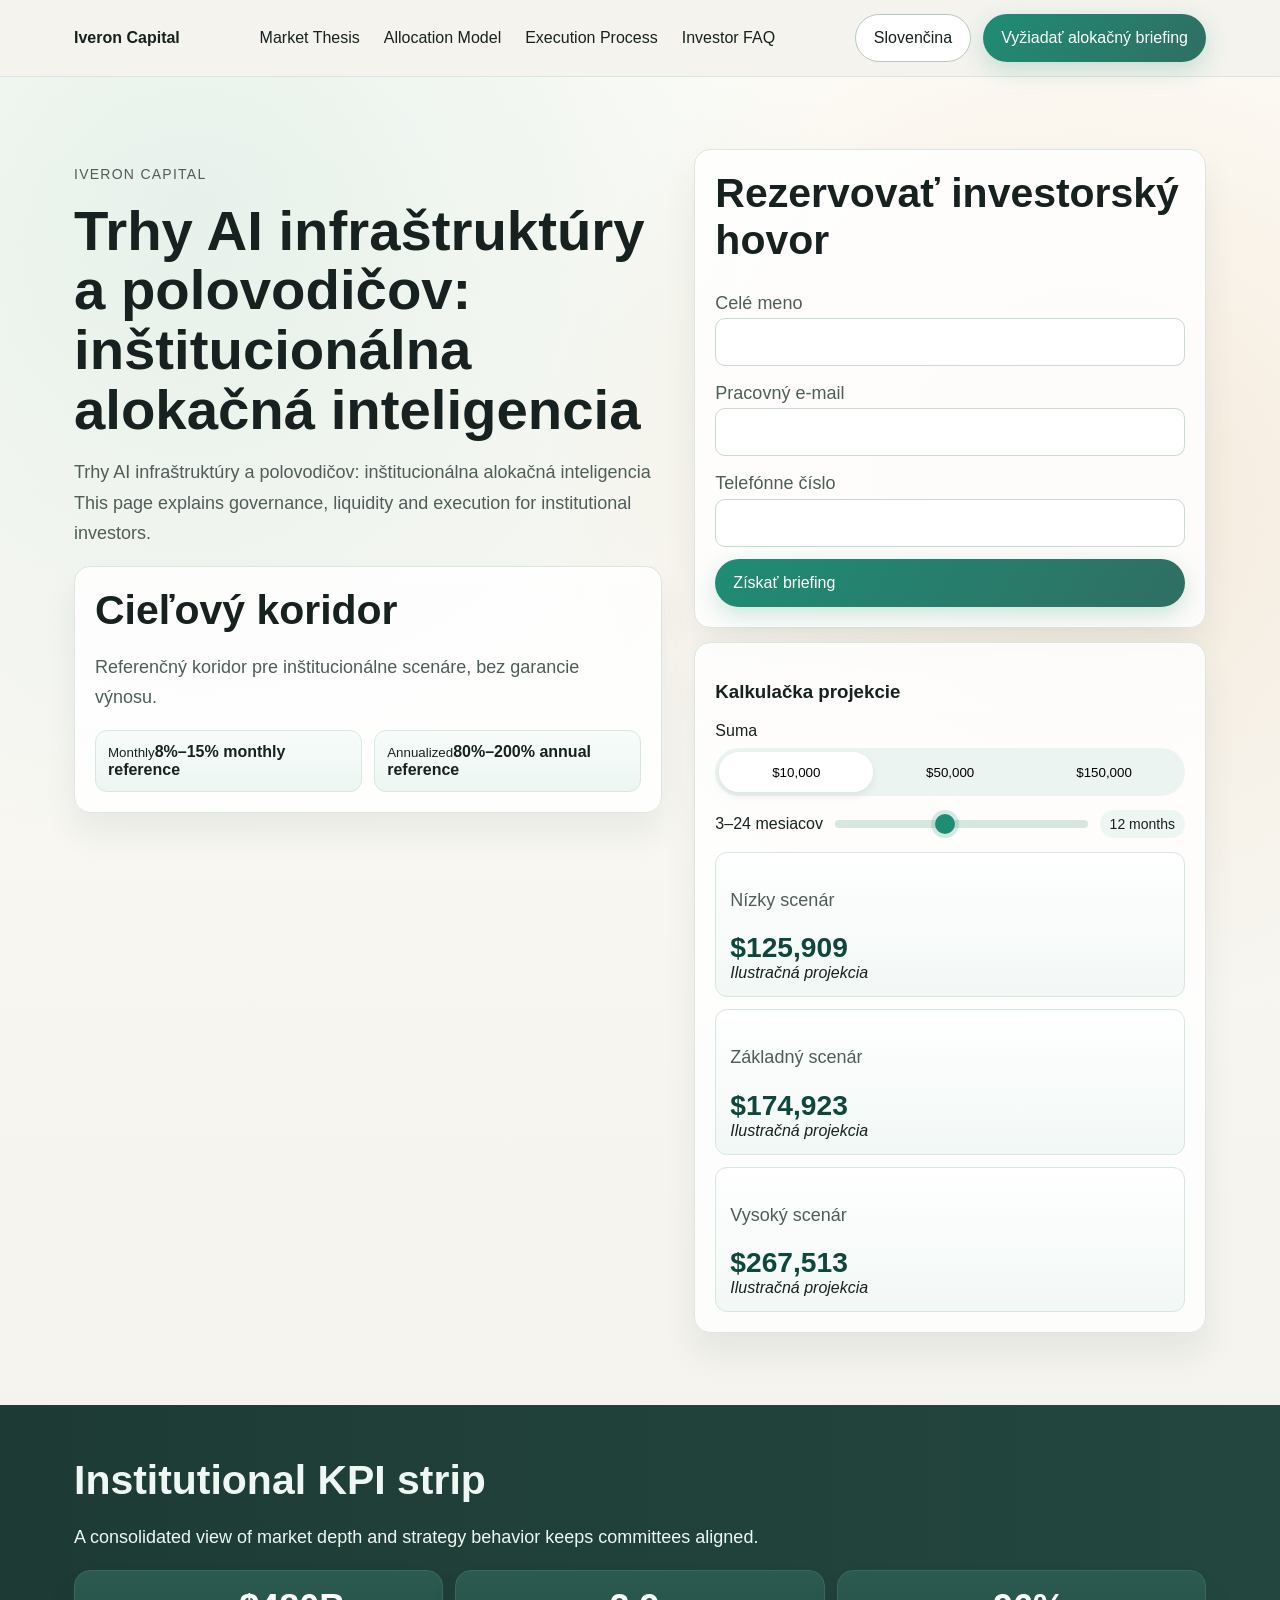
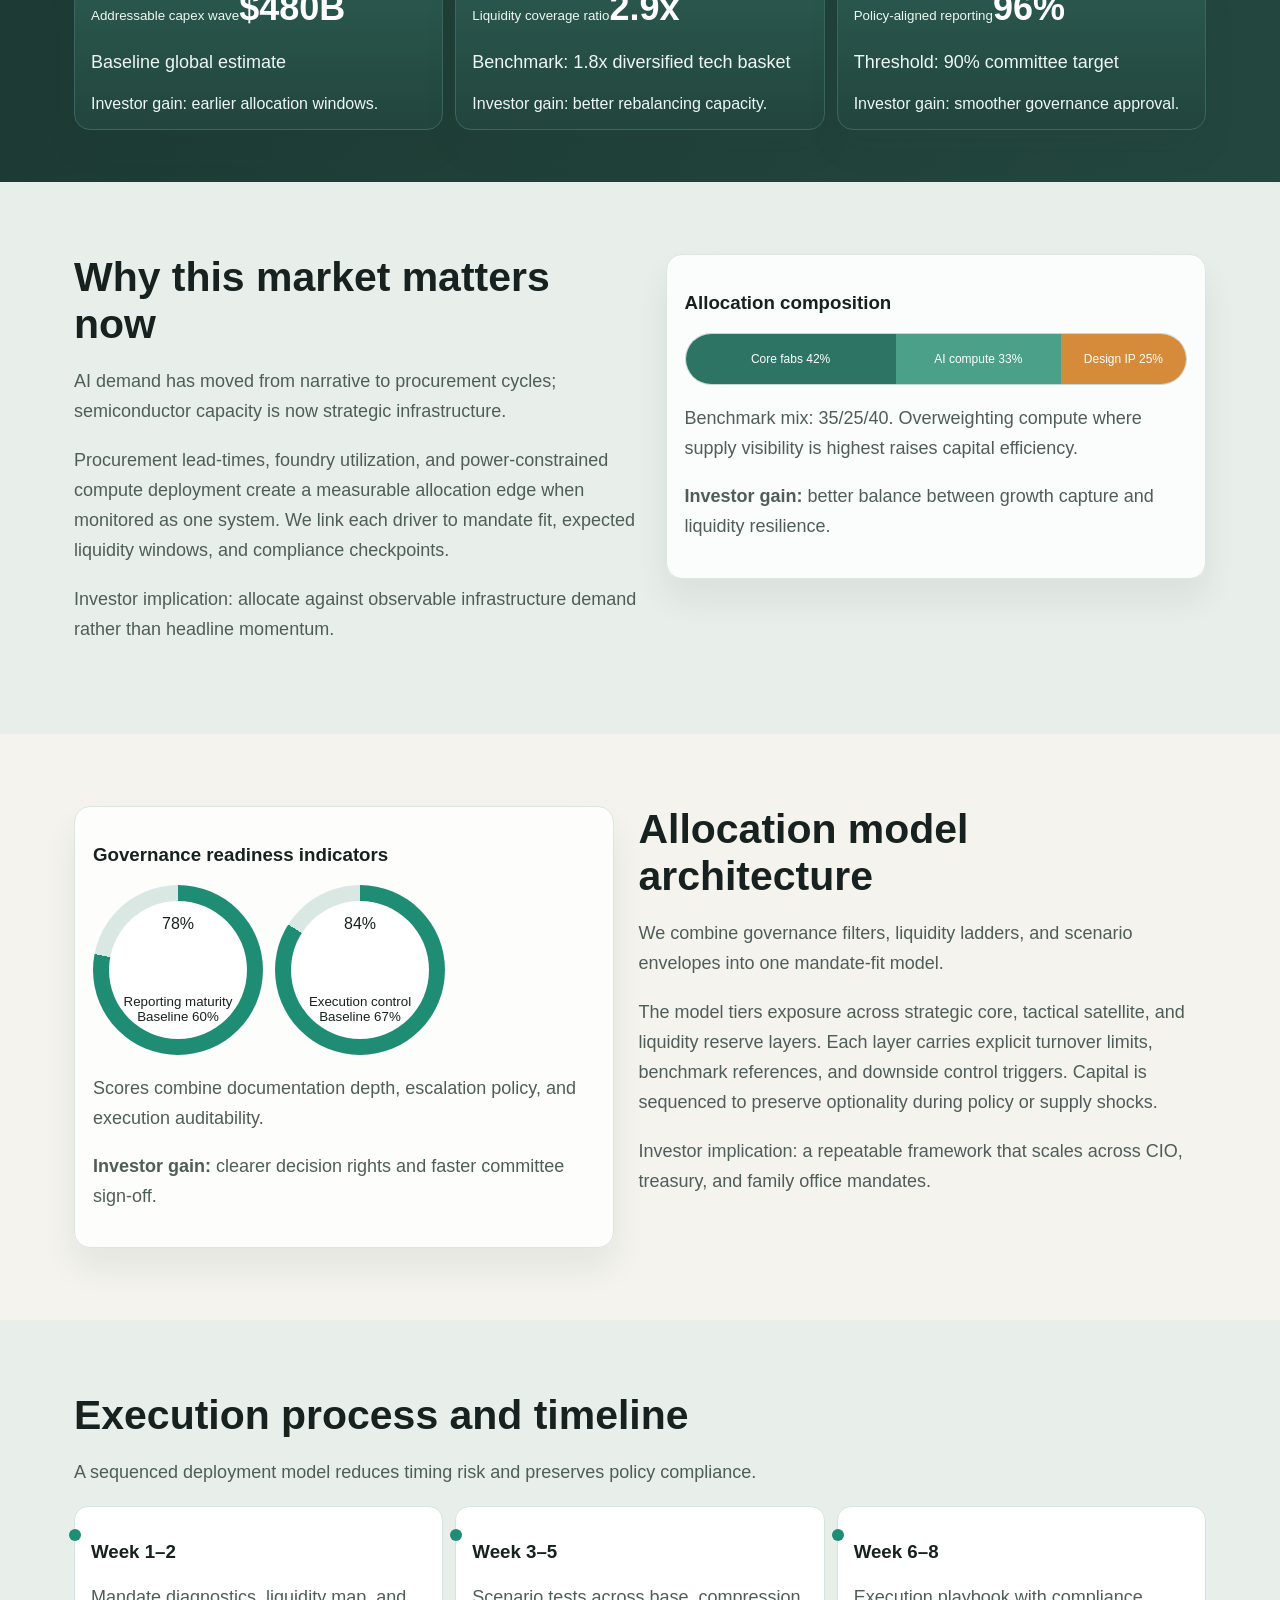
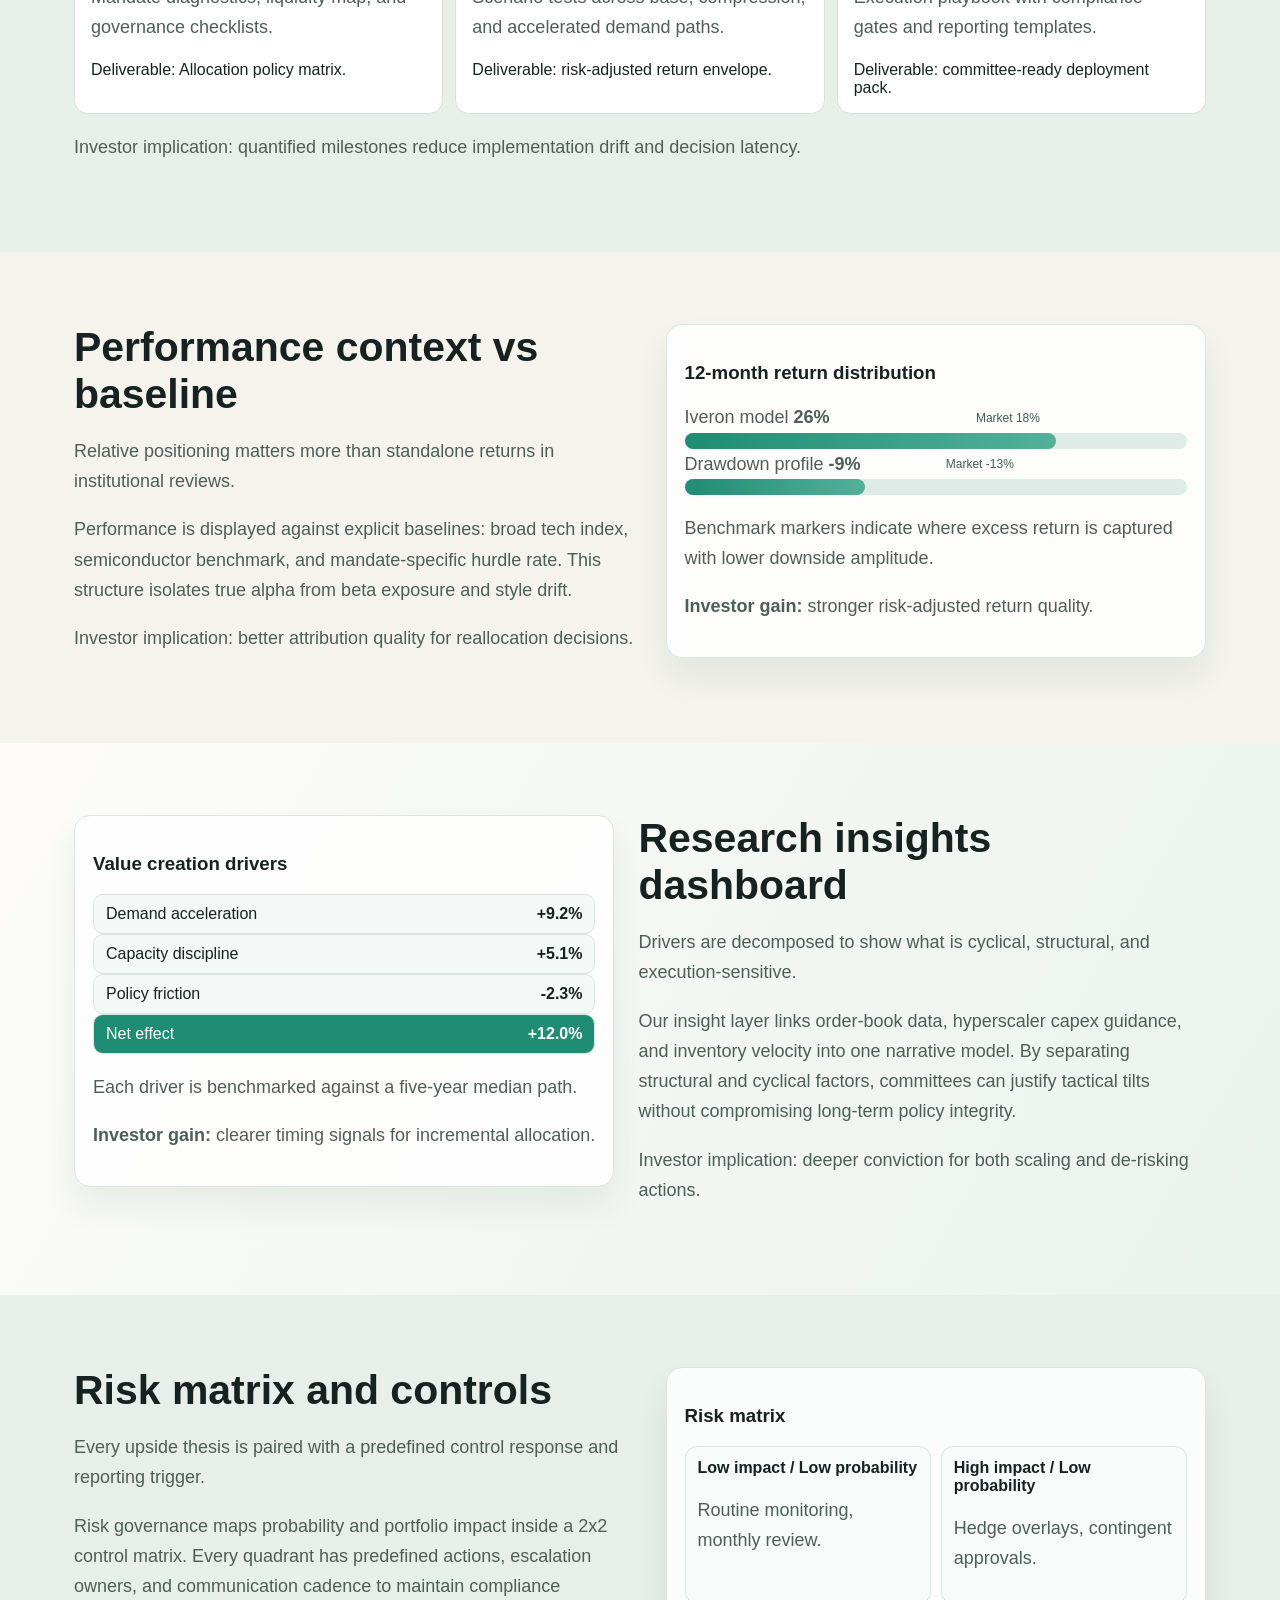
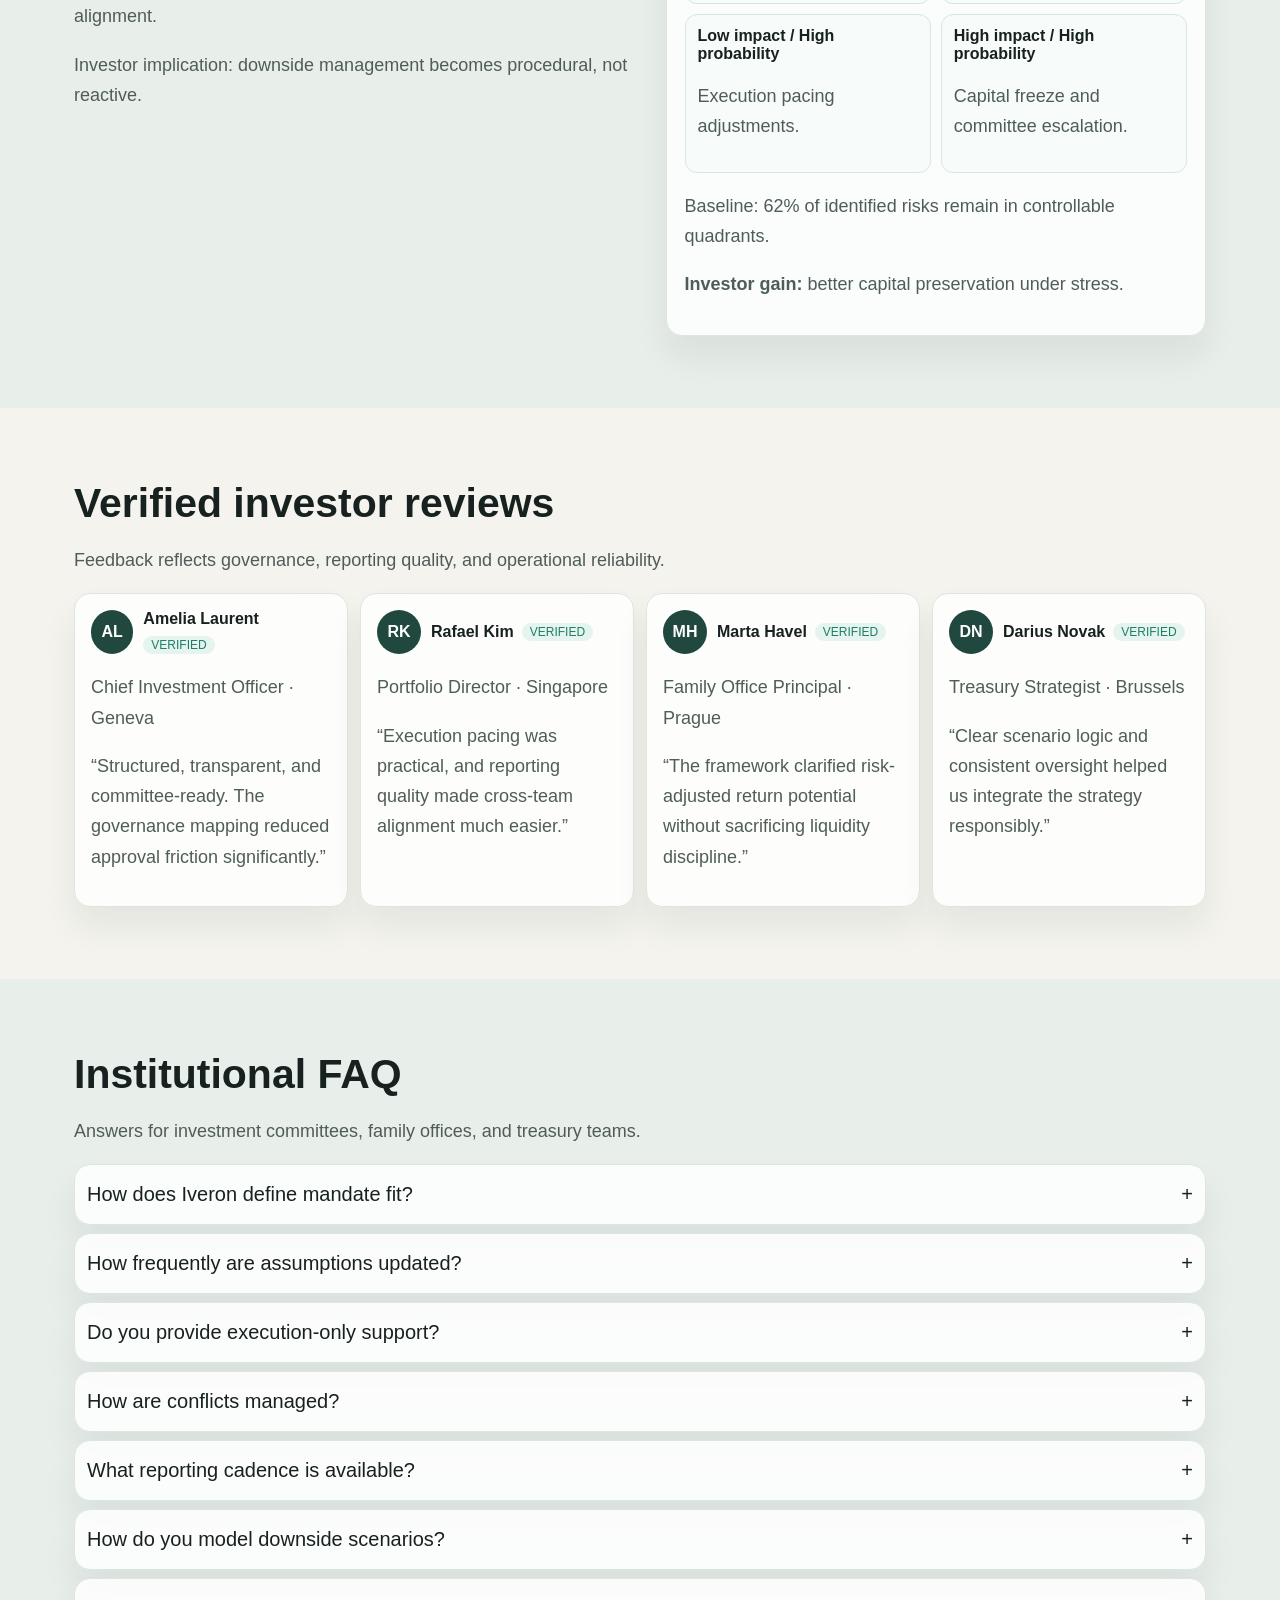
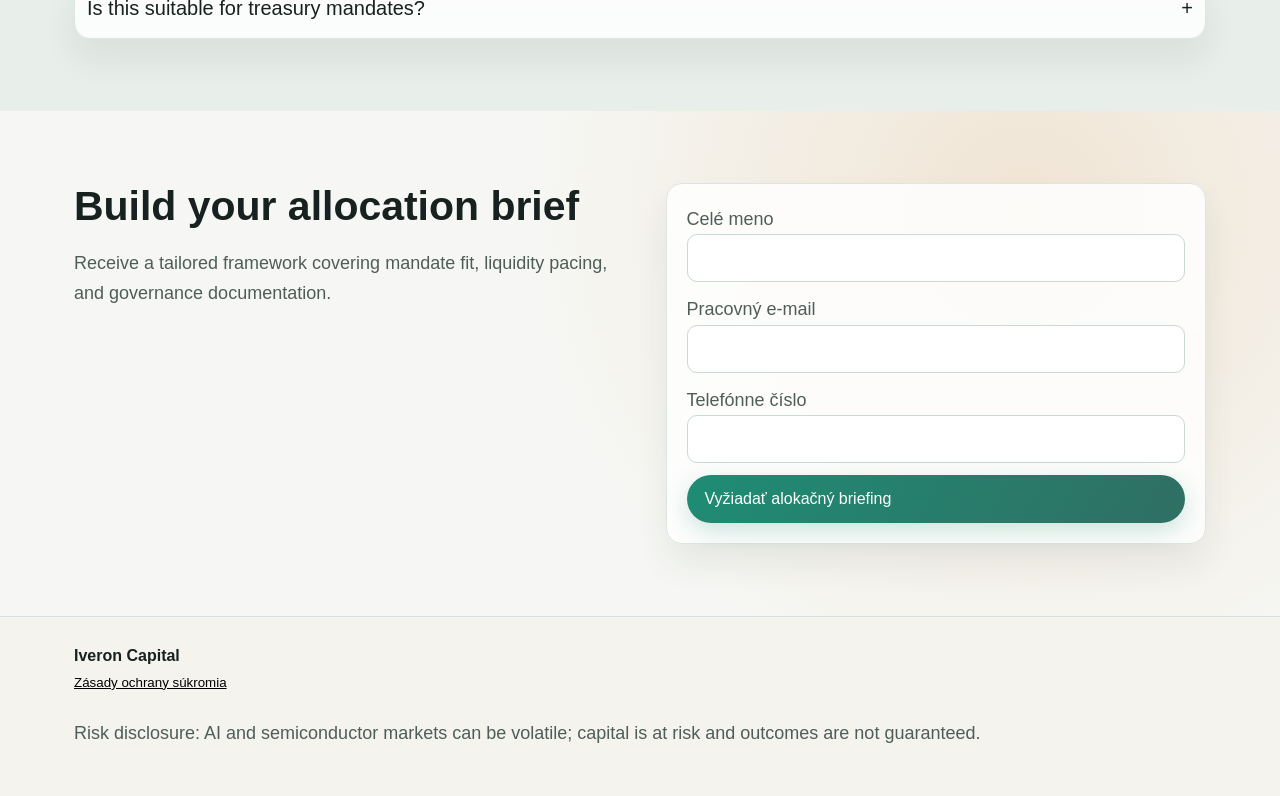
<file: sk/index.html>
<!doctype html>
<html lang="sk">
<head>
<meta charset="utf-8"><meta name="viewport" content="width=device-width,initial-scale=1">
<title>Iveron Capital | Slovenčina | AI Infrastructure & Semiconductor Markets</title>
<meta name="description" content="Slovenčina page for institutional AI Infrastructure & Semiconductor Markets allocation insights by Iveron Capital.">
<link rel="canonical" href="https://iveroncapital.com/sk/index.html">
<link rel="alternate" hreflang="en" href="https://iveroncapital.com/index.html">
<link rel="alternate" hreflang="de" href="https://iveroncapital.com/de/index.html">
<link rel="alternate" hreflang="fr" href="https://iveroncapital.com/fr/index.html">
<link rel="alternate" hreflang="es" href="https://iveroncapital.com/es/index.html">
<link rel="alternate" hreflang="it" href="https://iveroncapital.com/it/index.html">
<link rel="alternate" hreflang="tr" href="https://iveroncapital.com/tr/index.html">
<link rel="alternate" hreflang="pt" href="https://iveroncapital.com/pt/index.html">
<link rel="alternate" hreflang="ja" href="https://iveroncapital.com/jp/index.html">
<link rel="alternate" hreflang="sk" href="https://iveroncapital.com/sk/index.html">
<link rel="alternate" hreflang="en-BE" href="https://iveroncapital.com/be/index.html">
<link rel="alternate" hreflang="x-default" href="https://iveroncapital.com/index.html">
<meta property="og:title" content="Iveron Capital | Slovenčina | AI Infrastructure & Semiconductor Markets"><meta property="og:description" content="Slovenčina page for institutional AI Infrastructure & Semiconductor Markets allocation insights by Iveron Capital."><meta property="og:type" content="website"><meta property="og:url" content="https://iveroncapital.com/sk/index.html">
<meta name="twitter:card" content="summary_large_image"><meta name="twitter:title" content="Iveron Capital | Slovenčina | AI Infrastructure & Semiconductor Markets"><meta name="twitter:description" content="Slovenčina page for institutional AI Infrastructure & Semiconductor Markets allocation insights by Iveron Capital.">
<link rel="stylesheet" href="../assets/style.css">
<script type="application/ld+json">{"@context": "https://schema.org", "@graph": [{"@type": "Organization", "name": "Iveron Capital", "url": "https://iveroncapital.com", "sameAs": []}, {"@type": "WebSite", "name": "Iveron Capital", "url": "https://iveroncapital.com"}, {"@type": "FAQPage", "mainEntity": [{"@type": "Question", "name": "How does Iveron define mandate fit?", "acceptedAnswer": {"@type": "Answer", "text": "We map investment policy statements, liquidity constraints, and governance tolerances into explicit allocation bands before any execution recommendation is issued."}}, {"@type": "Question", "name": "How frequently are assumptions updated?", "acceptedAnswer": {"@type": "Answer", "text": "Core assumptions are refreshed monthly, while liquidity and event-risk overlays are updated intra-month when market structure changes."}}, {"@type": "Question", "name": "Do you provide execution-only support?", "acceptedAnswer": {"@type": "Answer", "text": "Yes. Institutions can request execution playbooks and reporting templates without adopting a full advisory engagement."}}, {"@type": "Question", "name": "How are conflicts managed?", "acceptedAnswer": {"@type": "Answer", "text": "Research, execution guidance, and reporting controls are separated through documented governance procedures and review logs."}}, {"@type": "Question", "name": "What reporting cadence is available?", "acceptedAnswer": {"@type": "Answer", "text": "Weekly tactical notes, monthly allocation dashboards, and quarterly committee packs are available in one reporting stack."}}, {"@type": "Question", "name": "How do you model downside scenarios?", "acceptedAnswer": {"@type": "Answer", "text": "We run stress pathways for valuation compression, supply-chain shocks, and policy dislocation, then attach control actions to each path."}}, {"@type": "Question", "name": "Is this suitable for treasury mandates?", "acceptedAnswer": {"@type": "Answer", "text": "Yes, when mandate language permits growth sleeves with defined liquidity rails and board-approved risk budgets."}}]}, {"@type": "Review", "author": {"@type": "Person", "name": "Amelia Laurent"}, "reviewBody": "Structured, transparent, and committee-ready. The governance mapping reduced approval friction significantly.", "reviewRating": {"@type": "Rating", "ratingValue": "5"}}, {"@type": "Review", "author": {"@type": "Person", "name": "Rafael Kim"}, "reviewBody": "Execution pacing was practical, and reporting quality made cross-team alignment much easier.", "reviewRating": {"@type": "Rating", "ratingValue": "5"}}, {"@type": "Review", "author": {"@type": "Person", "name": "Marta Havel"}, "reviewBody": "The framework clarified risk-adjusted return potential without sacrificing liquidity discipline.", "reviewRating": {"@type": "Rating", "ratingValue": "5"}}, {"@type": "Review", "author": {"@type": "Person", "name": "Darius Novak"}, "reviewBody": "Clear scenario logic and consistent oversight helped us integrate the strategy responsibly.", "reviewRating": {"@type": "Rating", "ratingValue": "5"}}]}</script>
<script defer src="../assets/app.js"></script>
</head>
<body data-lang="sk">
<header class="site-header"><div class="container header-wrap"><a class="brand" href="../index.html">Iveron Capital</a><nav class="desktop-nav" aria-label="Primary"><a href="#market">Market Thesis</a><a href="#model">Allocation Model</a><a href="#process">Execution Process</a><a href="#faq">Investor FAQ</a></nav><div class="header-right"><div class="lang-dropdown"><button class="lang-trigger" aria-expanded="false">Slovenčina</button><div class="lang-menu"><a href="../index.html"><span class="flag"><svg viewBox='0 0 24 16' aria-hidden='true'><rect width='24' height='16' fill='#012169'/><path d='M0 0l24 16M24 0L0 16' stroke='#fff' stroke-width='3'/><path d='M0 0l24 16M24 0L0 16' stroke='#c8102e' stroke-width='1.5'/></svg></span>English</a>
<a href="../de/index.html"><span class="flag"><svg viewBox='0 0 24 16'><rect width='8' height='16' fill='#000'/><rect x='8' width='8' height='16' fill='#dd0000'/><rect x='16' width='8' height='16' fill='#ffce00'/></svg></span>Deutsch</a>
<a href="../fr/index.html"><span class="flag"><svg viewBox='0 0 24 16'><rect width='8' height='16' fill='#0055a4'/><rect x='8' width='8' height='16' fill='#fff'/><rect x='16' width='8' height='16' fill='#ef4135'/></svg></span>Français</a>
<a href="../es/index.html"><span class="flag"><svg viewBox='0 0 24 16'><rect width='24' height='16' fill='#c60b1e'/><rect y='4' width='24' height='8' fill='#ffc400'/></svg></span>Español</a>
<a href="../it/index.html"><span class="flag"><svg viewBox='0 0 24 16'><rect width='24' height='16' fill='#009246'/><rect x='8' width='8' height='16' fill='#fff'/><rect x='16' width='8' height='16' fill='#ce2b37'/></svg></span>Italiano</a>
<a href="../tr/index.html"><span class="flag"><svg viewBox='0 0 24 16'><rect width='24' height='16' fill='#e30a17'/><circle cx='10' cy='8' r='4' fill='#fff'/></svg></span>Türkçe</a>
<a href="../pt/index.html"><span class="flag"><svg viewBox='0 0 24 16'><rect width='24' height='16' fill='#006600'/><rect y='5' width='24' height='6' fill='#ff0000'/></svg></span>Português</a>
<a href="../jp/index.html"><span class="flag"><svg viewBox='0 0 24 16'><rect width='24' height='16' fill='#fff'/><circle cx='12' cy='8' r='4' fill='#bc002d'/></svg></span>日本語</a>
<a href="../sk/index.html"><span class="flag"><svg viewBox='0 0 24 16'><rect width='24' height='16' fill='#fff'/><rect y='6' width='24' height='4' fill='#0b4ea2'/><rect x='9' width='4' height='16' fill='#0b4ea2'/></svg></span>Slovenčina</a>
<a href="../be/index.html"><span class="flag"><svg viewBox='0 0 24 16'><rect width='8' height='16' fill='#000'/><rect x='8' width='8' height='16' fill='#ffd90c'/><rect x='16' width='8' height='16' fill='#ef3340'/></svg></span>Belgium</a></div></div><a class="btn btn-primary" href="#lead-form-hero">Vyžiadať alokačný briefing</a><button class="burger" aria-label="Open menu" aria-expanded="false"><span></span><span></span><span></span></button></div></div></header>
<div class="mobile-drawer" aria-hidden="true"><div class="drawer-panel"><button class="drawer-close" aria-label="Close menu">×</button><nav class="drawer-nav"><a href="#market">Market Thesis</a><a href="#model">Allocation Model</a><a href="#process">Execution Process</a><a href="#faq">Investor FAQ</a></nav><div class="lang-dropdown mobile"><button class="lang-trigger" aria-expanded="false">Slovenčina</button><div class="lang-menu"><a href="../index.html"><span class="flag"><svg viewBox='0 0 24 16' aria-hidden='true'><rect width='24' height='16' fill='#012169'/><path d='M0 0l24 16M24 0L0 16' stroke='#fff' stroke-width='3'/><path d='M0 0l24 16M24 0L0 16' stroke='#c8102e' stroke-width='1.5'/></svg></span>English</a>
<a href="../de/index.html"><span class="flag"><svg viewBox='0 0 24 16'><rect width='8' height='16' fill='#000'/><rect x='8' width='8' height='16' fill='#dd0000'/><rect x='16' width='8' height='16' fill='#ffce00'/></svg></span>Deutsch</a>
<a href="../fr/index.html"><span class="flag"><svg viewBox='0 0 24 16'><rect width='8' height='16' fill='#0055a4'/><rect x='8' width='8' height='16' fill='#fff'/><rect x='16' width='8' height='16' fill='#ef4135'/></svg></span>Français</a>
<a href="../es/index.html"><span class="flag"><svg viewBox='0 0 24 16'><rect width='24' height='16' fill='#c60b1e'/><rect y='4' width='24' height='8' fill='#ffc400'/></svg></span>Español</a>
<a href="../it/index.html"><span class="flag"><svg viewBox='0 0 24 16'><rect width='24' height='16' fill='#009246'/><rect x='8' width='8' height='16' fill='#fff'/><rect x='16' width='8' height='16' fill='#ce2b37'/></svg></span>Italiano</a>
<a href="../tr/index.html"><span class="flag"><svg viewBox='0 0 24 16'><rect width='24' height='16' fill='#e30a17'/><circle cx='10' cy='8' r='4' fill='#fff'/></svg></span>Türkçe</a>
<a href="../pt/index.html"><span class="flag"><svg viewBox='0 0 24 16'><rect width='24' height='16' fill='#006600'/><rect y='5' width='24' height='6' fill='#ff0000'/></svg></span>Português</a>
<a href="../jp/index.html"><span class="flag"><svg viewBox='0 0 24 16'><rect width='24' height='16' fill='#fff'/><circle cx='12' cy='8' r='4' fill='#bc002d'/></svg></span>日本語</a>
<a href="../sk/index.html"><span class="flag"><svg viewBox='0 0 24 16'><rect width='24' height='16' fill='#fff'/><rect y='6' width='24' height='4' fill='#0b4ea2'/><rect x='9' width='4' height='16' fill='#0b4ea2'/></svg></span>Slovenčina</a>
<a href="../be/index.html"><span class="flag"><svg viewBox='0 0 24 16'><rect width='8' height='16' fill='#000'/><rect x='8' width='8' height='16' fill='#ffd90c'/><rect x='16' width='8' height='16' fill='#ef3340'/></svg></span>Belgium</a></div></div><a class="btn btn-primary" href="#lead-form-hero">Vyžiadať alokačný briefing</a></div></div>
<main>
<section class="hero section-glow"><div class="container hero-grid"><div><p class="eyebrow">Iveron Capital</p><h1>Trhy AI infraštruktúry a polovodičov: inštitucionálna alokačná inteligencia</h1><p>Trhy AI infraštruktúry a polovodičov: inštitucionálna alokačná inteligencia This page explains governance, liquidity and execution for institutional investors.</p><article class="target-card reveal"><h2>Cieľový koridor</h2><p>Referenčný koridor pre inštitucionálne scenáre, bez garancie výnosu.</p><div class="target-values"><div><small>Monthly</small><strong>8%–15% monthly reference</strong></div><div><small>Annualized</small><strong>80%–200% annual reference</strong></div></div></article></div><div><form id="lead-form-hero" class="lead-form reveal"><h2>Rezervovať investorský hovor</h2><label>Celé meno<input type="text" required></label><label>Pracovný e-mail<input type="email" required></label><label>Telefónne číslo<input type="tel" required></label><button class="btn btn-primary" type="submit">Získať briefing</button></form><section class="calculator reveal" aria-label="Kalkulačka projekcie"><h3>Kalkulačka projekcie</h3><div class="amount-rail"><span>Suma</span><div class="segmented" role="group"><button class="amt active" data-amount="10000">$10,000</button><button class="amt" data-amount="50000">$50,000</button><button class="amt" data-amount="150000">$150,000</button></div></div><div class="months-rail"><span>3–24 mesiacov</span><input id="months" type="range" min="3" max="24" value="12"><span id="months-pill">12 months</span></div><div class="results"><article class="result-card"><p>Nízky scenár</p><strong data-rate="0.08">$0</strong><em>Ilustračná projekcia</em></article><article class="result-card"><p>Základný scenár</p><strong data-rate="0.11">$0</strong><em>Ilustračná projekcia</em></article><article class="result-card"><p>Vysoký scenár</p><strong data-rate="0.15">$0</strong><em>Ilustračná projekcia</em></article></div></section></div></div></section>
<section class="kpi-strip"><div class="container"><h2>Institutional KPI strip</h2><p>A consolidated view of market depth and strategy behavior keeps committees aligned.</p><div class="kpi-grid"><article><small>Addressable capex wave</small><strong>$480B</strong><p>Baseline global estimate</p><span>Investor gain: earlier allocation windows.</span></article><article><small>Liquidity coverage ratio</small><strong>2.9x</strong><p>Benchmark: 1.8x diversified tech basket</p><span>Investor gain: better rebalancing capacity.</span></article><article><small>Policy-aligned reporting</small><strong>96%</strong><p>Threshold: 90% committee target</p><span>Investor gain: smoother governance approval.</span></article></div></div></section>
<section id="market" class="section alt"><div class="container split"><div><h2>Why this market matters now</h2><p>AI demand has moved from narrative to procurement cycles; semiconductor capacity is now strategic infrastructure.</p><p>Procurement lead-times, foundry utilization, and power-constrained compute deployment create a measurable allocation edge when monitored as one system. We link each driver to mandate fit, expected liquidity windows, and compliance checkpoints.</p><p class="implication">Investor implication: allocate against observable infrastructure demand rather than headline momentum.</p></div><div class="allocation-bars reveal"><h3>Allocation composition</h3><div class="stack" style="--a:42;--b:33;--c:25"><span>Core fabs 42%</span><span>AI compute 33%</span><span>Design IP 25%</span></div><p>Benchmark mix: 35/25/40. Overweighting compute where supply visibility is highest raises capital efficiency.</p><p><strong>Investor gain:</strong> better balance between growth capture and liquidity resilience.</p></div></div></section>
<section id="model" class="section"><div class="container split reverse"><div class="radials reveal"><h3>Governance readiness indicators</h3><div class="rings"><div class="ring" style="--p:78"><span>78%</span><small>Reporting maturity<br>Baseline 60%</small></div><div class="ring" style="--p:84"><span>84%</span><small>Execution control<br>Baseline 67%</small></div></div><p>Scores combine documentation depth, escalation policy, and execution auditability.</p><p><strong>Investor gain:</strong> clearer decision rights and faster committee sign-off.</p></div><div><h2>Allocation model architecture</h2><p>We combine governance filters, liquidity ladders, and scenario envelopes into one mandate-fit model.</p><p>The model tiers exposure across strategic core, tactical satellite, and liquidity reserve layers. Each layer carries explicit turnover limits, benchmark references, and downside control triggers. Capital is sequenced to preserve optionality during policy or supply shocks.</p><p class="implication">Investor implication: a repeatable framework that scales across CIO, treasury, and family office mandates.</p></div></div></section>
<section id="process" class="section alt"><div class="container"><h2>Execution process and timeline</h2><p>A sequenced deployment model reduces timing risk and preserves policy compliance.</p><div class="timeline reveal"><article><h3>Week 1–2</h3><p>Mandate diagnostics, liquidity map, and governance checklists.</p><span>Deliverable: Allocation policy matrix.</span></article><article><h3>Week 3–5</h3><p>Scenario tests across base, compression, and accelerated demand paths.</p><span>Deliverable: risk-adjusted return envelope.</span></article><article><h3>Week 6–8</h3><p>Execution playbook with compliance gates and reporting templates.</p><span>Deliverable: committee-ready deployment pack.</span></article></div><p class="implication">Investor implication: quantified milestones reduce implementation drift and decision latency.</p></div></section>
<section class="section"><div class="container split"><div><h2>Performance context vs baseline</h2><p>Relative positioning matters more than standalone returns in institutional reviews.</p><p>Performance is displayed against explicit baselines: broad tech index, semiconductor benchmark, and mandate-specific hurdle rate. This structure isolates true alpha from beta exposure and style drift.</p><p class="implication">Investor implication: better attribution quality for reallocation decisions.</p></div><div class="compare-bars reveal"><h3>12-month return distribution</h3><div><label>Iveron model <b>26%</b></label><div class="bar"><i style="width:74%"></i><u style="left:58%">Market 18%</u></div></div><div><label>Drawdown profile <b>-9%</b></label><div class="bar"><i style="width:36%"></i><u style="left:52%">Market -13%</u></div></div><p>Benchmark markers indicate where excess return is captured with lower downside amplitude.</p><p><strong>Investor gain:</strong> stronger risk-adjusted return quality.</p></div></div></section>
<section class="section mesh"><div class="container split reverse"><div class="waterfall reveal"><h3>Value creation drivers</h3><div class="wf-step"><span>Demand acceleration</span><b>+9.2%</b></div><div class="wf-step"><span>Capacity discipline</span><b>+5.1%</b></div><div class="wf-step"><span>Policy friction</span><b>-2.3%</b></div><div class="wf-step total"><span>Net effect</span><b>+12.0%</b></div><p>Each driver is benchmarked against a five-year median path.</p><p><strong>Investor gain:</strong> clearer timing signals for incremental allocation.</p></div><div><h2>Research insights dashboard</h2><p>Drivers are decomposed to show what is cyclical, structural, and execution-sensitive.</p><p>Our insight layer links order-book data, hyperscaler capex guidance, and inventory velocity into one narrative model. By separating structural and cyclical factors, committees can justify tactical tilts without compromising long-term policy integrity.</p><p class="implication">Investor implication: deeper conviction for both scaling and de-risking actions.</p></div></div></section>
<section class="section alt"><div class="container split"><div><h2>Risk matrix and controls</h2><p>Every upside thesis is paired with a predefined control response and reporting trigger.</p><p>Risk governance maps probability and portfolio impact inside a 2x2 control matrix. Every quadrant has predefined actions, escalation owners, and communication cadence to maintain compliance alignment.</p><p class="implication">Investor implication: downside management becomes procedural, not reactive.</p></div><div class="risk-matrix reveal"><h3>Risk matrix</h3><div class="matrix"><div><b>Low impact / Low probability</b><p>Routine monitoring, monthly review.</p></div><div><b>High impact / Low probability</b><p>Hedge overlays, contingent approvals.</p></div><div><b>Low impact / High probability</b><p>Execution pacing adjustments.</p></div><div><b>High impact / High probability</b><p>Capital freeze and committee escalation.</p></div></div><p>Baseline: 62% of identified risks remain in controllable quadrants.</p><p><strong>Investor gain:</strong> better capital preservation under stress.</p></div></div></section>
<section class="section"><div class="container"><h2>Verified investor reviews</h2><p>Feedback reflects governance, reporting quality, and operational reliability.</p><div class="reviews"><article class="review-card reveal"><div class="review-head"><div class="avatar">AL</div><div class="meta"><strong>Amelia Laurent</strong><span class="verified">VERIFIED</span></div></div><p class="title">Chief Investment Officer · Geneva</p><p>“Structured, transparent, and committee-ready. The governance mapping reduced approval friction significantly.”</p></article>
<article class="review-card reveal"><div class="review-head"><div class="avatar">RK</div><div class="meta"><strong>Rafael Kim</strong><span class="verified">VERIFIED</span></div></div><p class="title">Portfolio Director · Singapore</p><p>“Execution pacing was practical, and reporting quality made cross-team alignment much easier.”</p></article>
<article class="review-card reveal"><div class="review-head"><div class="avatar">MH</div><div class="meta"><strong>Marta Havel</strong><span class="verified">VERIFIED</span></div></div><p class="title">Family Office Principal · Prague</p><p>“The framework clarified risk-adjusted return potential without sacrificing liquidity discipline.”</p></article>
<article class="review-card reveal"><div class="review-head"><div class="avatar">DN</div><div class="meta"><strong>Darius Novak</strong><span class="verified">VERIFIED</span></div></div><p class="title">Treasury Strategist · Brussels</p><p>“Clear scenario logic and consistent oversight helped us integrate the strategy responsibly.”</p></article></div></div></section>
<section id="faq" class="section alt"><div class="container"><h2>Institutional FAQ</h2><p>Answers for investment committees, family offices, and treasury teams.</p><div class="faq"><div class="faq-item"><button class="faq-q" aria-expanded="false">How does Iveron define mandate fit?<span>+</span></button><div class="faq-a"><p>We map investment policy statements, liquidity constraints, and governance tolerances into explicit allocation bands before any execution recommendation is issued.</p></div></div>
<div class="faq-item"><button class="faq-q" aria-expanded="false">How frequently are assumptions updated?<span>+</span></button><div class="faq-a"><p>Core assumptions are refreshed monthly, while liquidity and event-risk overlays are updated intra-month when market structure changes.</p></div></div>
<div class="faq-item"><button class="faq-q" aria-expanded="false">Do you provide execution-only support?<span>+</span></button><div class="faq-a"><p>Yes. Institutions can request execution playbooks and reporting templates without adopting a full advisory engagement.</p></div></div>
<div class="faq-item"><button class="faq-q" aria-expanded="false">How are conflicts managed?<span>+</span></button><div class="faq-a"><p>Research, execution guidance, and reporting controls are separated through documented governance procedures and review logs.</p></div></div>
<div class="faq-item"><button class="faq-q" aria-expanded="false">What reporting cadence is available?<span>+</span></button><div class="faq-a"><p>Weekly tactical notes, monthly allocation dashboards, and quarterly committee packs are available in one reporting stack.</p></div></div>
<div class="faq-item"><button class="faq-q" aria-expanded="false">How do you model downside scenarios?<span>+</span></button><div class="faq-a"><p>We run stress pathways for valuation compression, supply-chain shocks, and policy dislocation, then attach control actions to each path.</p></div></div>
<div class="faq-item"><button class="faq-q" aria-expanded="false">Is this suitable for treasury mandates?<span>+</span></button><div class="faq-a"><p>Yes, when mandate language permits growth sleeves with defined liquidity rails and board-approved risk budgets.</p></div></div></div></div></section>
<section class="section final-cta"><div class="container split"><div><h2>Build your allocation brief</h2><p>Receive a tailored framework covering mandate fit, liquidity pacing, and governance documentation.</p></div><form class="lead-form"><label>Celé meno<input type="text" required></label><label>Pracovný e-mail<input type="email" required></label><label>Telefónne číslo<input type="tel" required></label><button class="btn btn-primary" type="submit">Vyžiadať alokačný briefing</button></form></div></section>
</main>
<footer><div class="container foot"><strong>Iveron Capital</strong><button class="privacy-link" data-modal-open>Zásady ochrany súkromia</button><p>Risk disclosure: AI and semiconductor markets can be volatile; capital is at risk and outcomes are not guaranteed.</p></div></footer>
<div class="modal" id="privacy-modal" aria-hidden="true"><div class="modal-box" role="dialog" aria-modal="true" aria-label="Zásady ochrany súkromia"><button class="modal-x" data-modal-close aria-label="Close">×</button><h2>Zásady ochrany súkromia</h2><div class="modal-body"><h3>Introduction</h3><p>Iveron Capital processes personal and professional contact information to provide institutional briefings and mandated communications.</p><h3>Data collection</h3><p>We collect name, business email, phone number, usage analytics, and request history submitted through website forms.</p><h3>Legal basis</h3><p>Processing relies on consent, legitimate interest for institutional communication, and compliance with regulatory obligations.</p><h3>Cookies</h3><p>Cookies support session continuity, language display preferences, and aggregated traffic analytics. You can manage browser preferences at any time.</p><h3>Retention</h3><p>Contact records are retained only as long as necessary for advisory inquiry handling, compliance logging, and legal recordkeeping duties.</p><h3>Third-party sharing</h3><p>Data may be shared with vetted service providers under confidentiality and data-processing agreements.</p><h3>Security</h3><p>We apply encryption in transit, role-based access control, audit logs, and regular security review procedures.</p><h3>User rights</h3><p>Users may request access, correction, deletion, restriction, and objection rights according to applicable law.</p><h3>International transfers</h3><p>Cross-border transfers use contractual safeguards and documented controls aligned with international data protection frameworks.</p><h3>Industry risk disclosure</h3><p>Market materials describe risk scenarios for AI infrastructure and semiconductor assets; they do not constitute guaranteed outcomes.</p><h3>Contact</h3><p>For privacy inquiries, contact privacy@iveroncapital.com.</p></div><div class="modal-footer"><button class="btn" data-modal-close>Close</button></div></div></div>
</body></html>
</file>
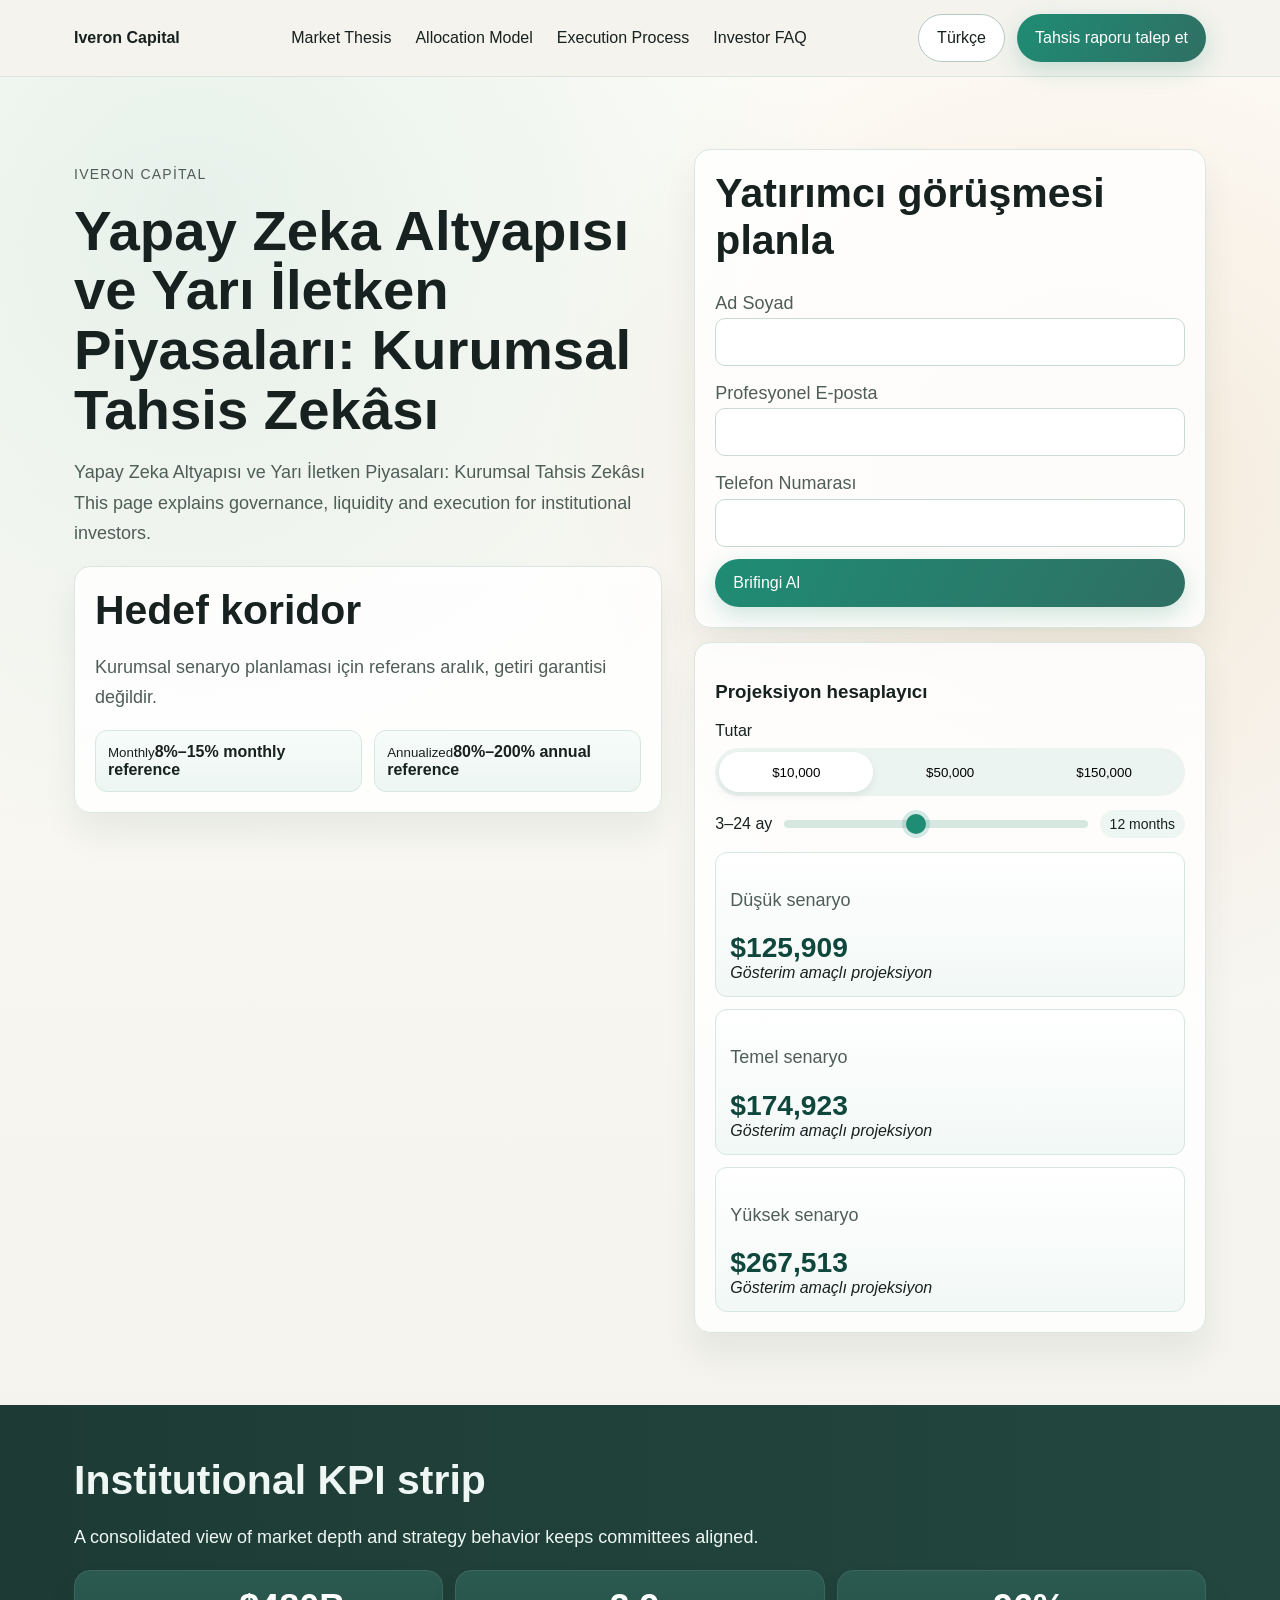
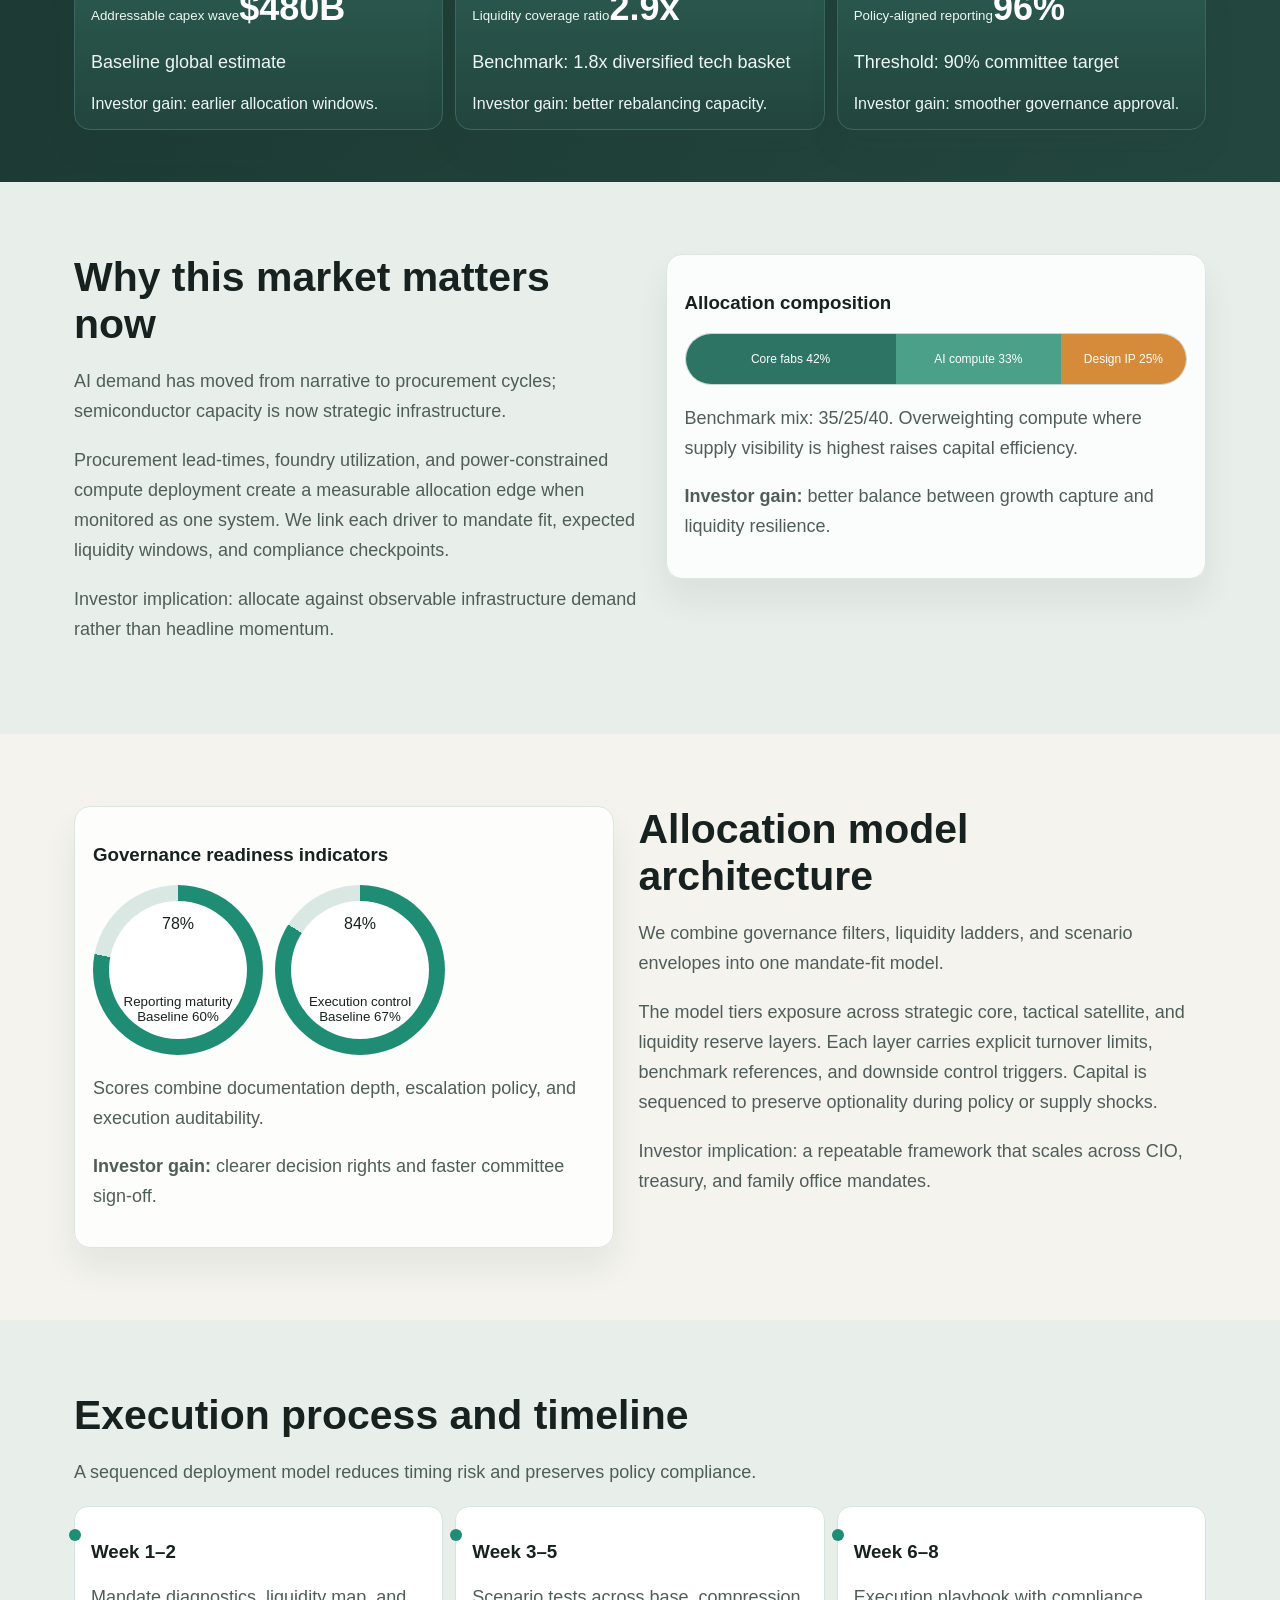
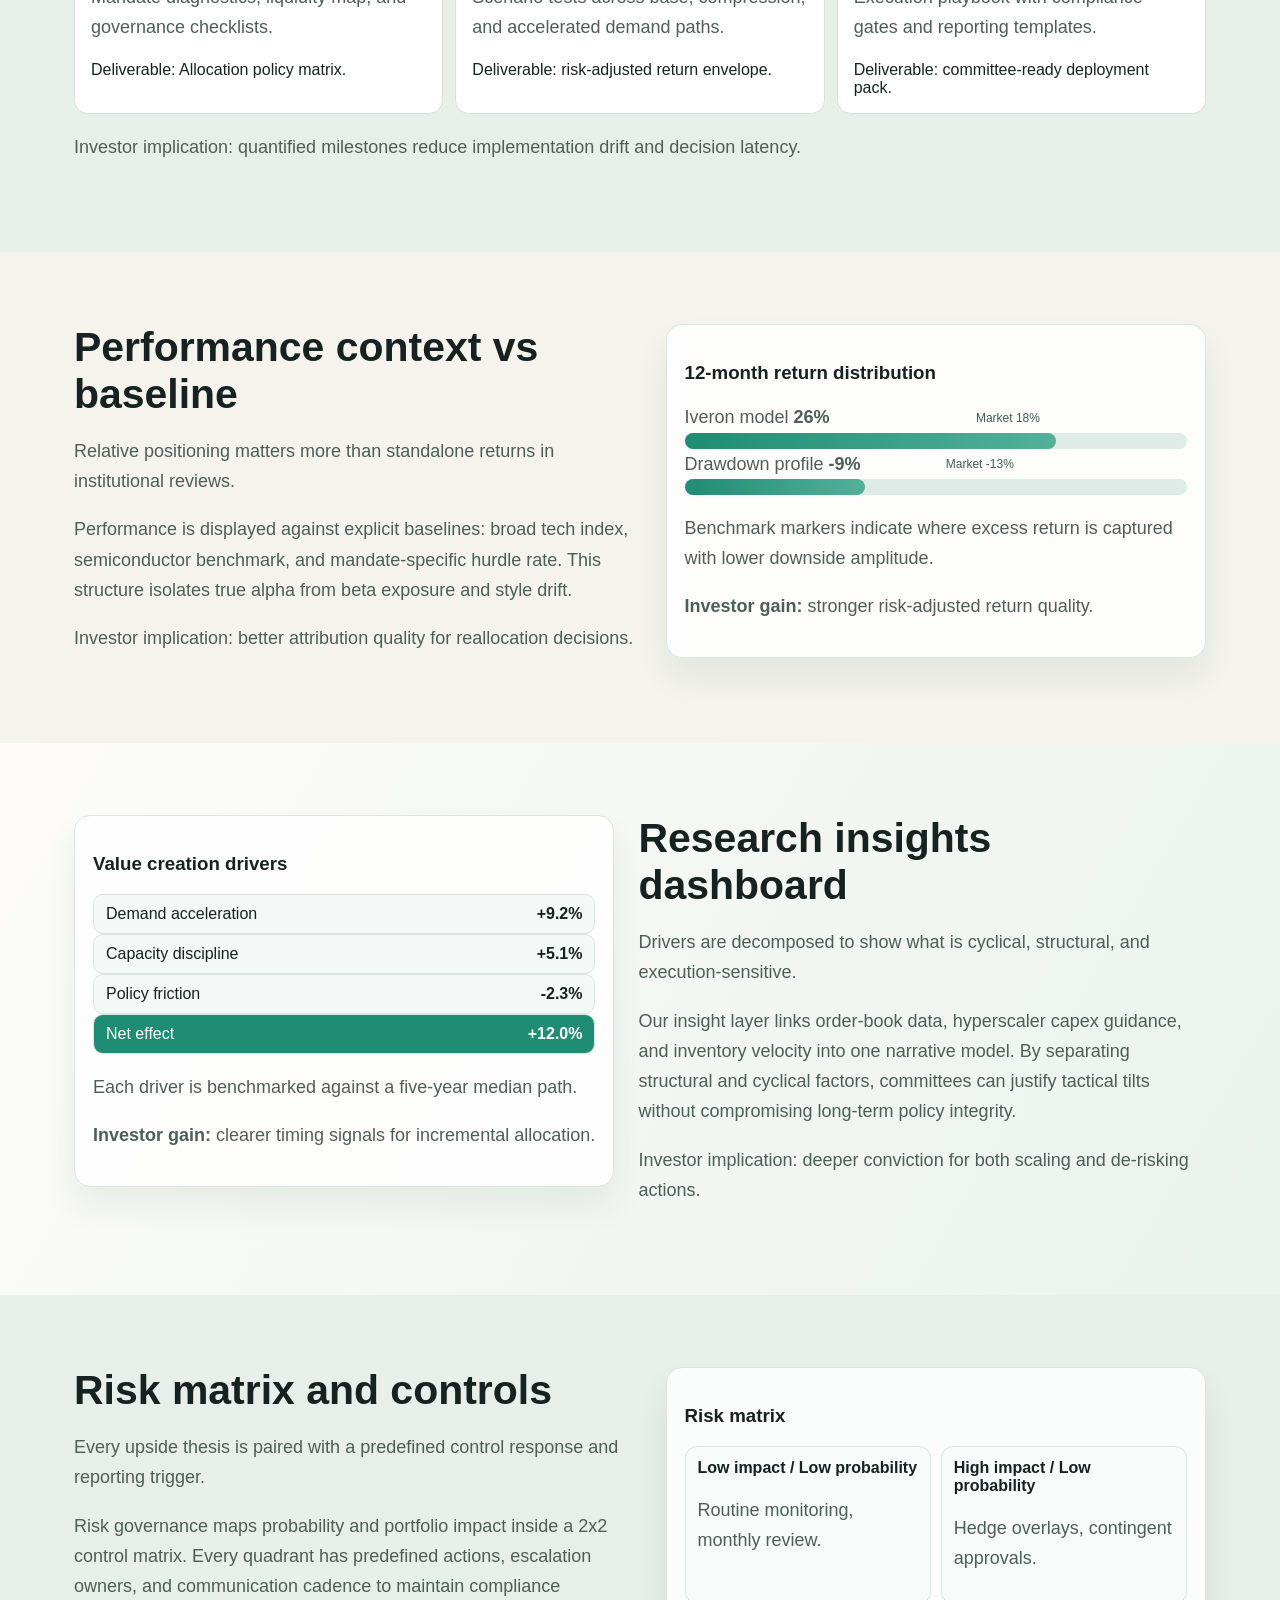
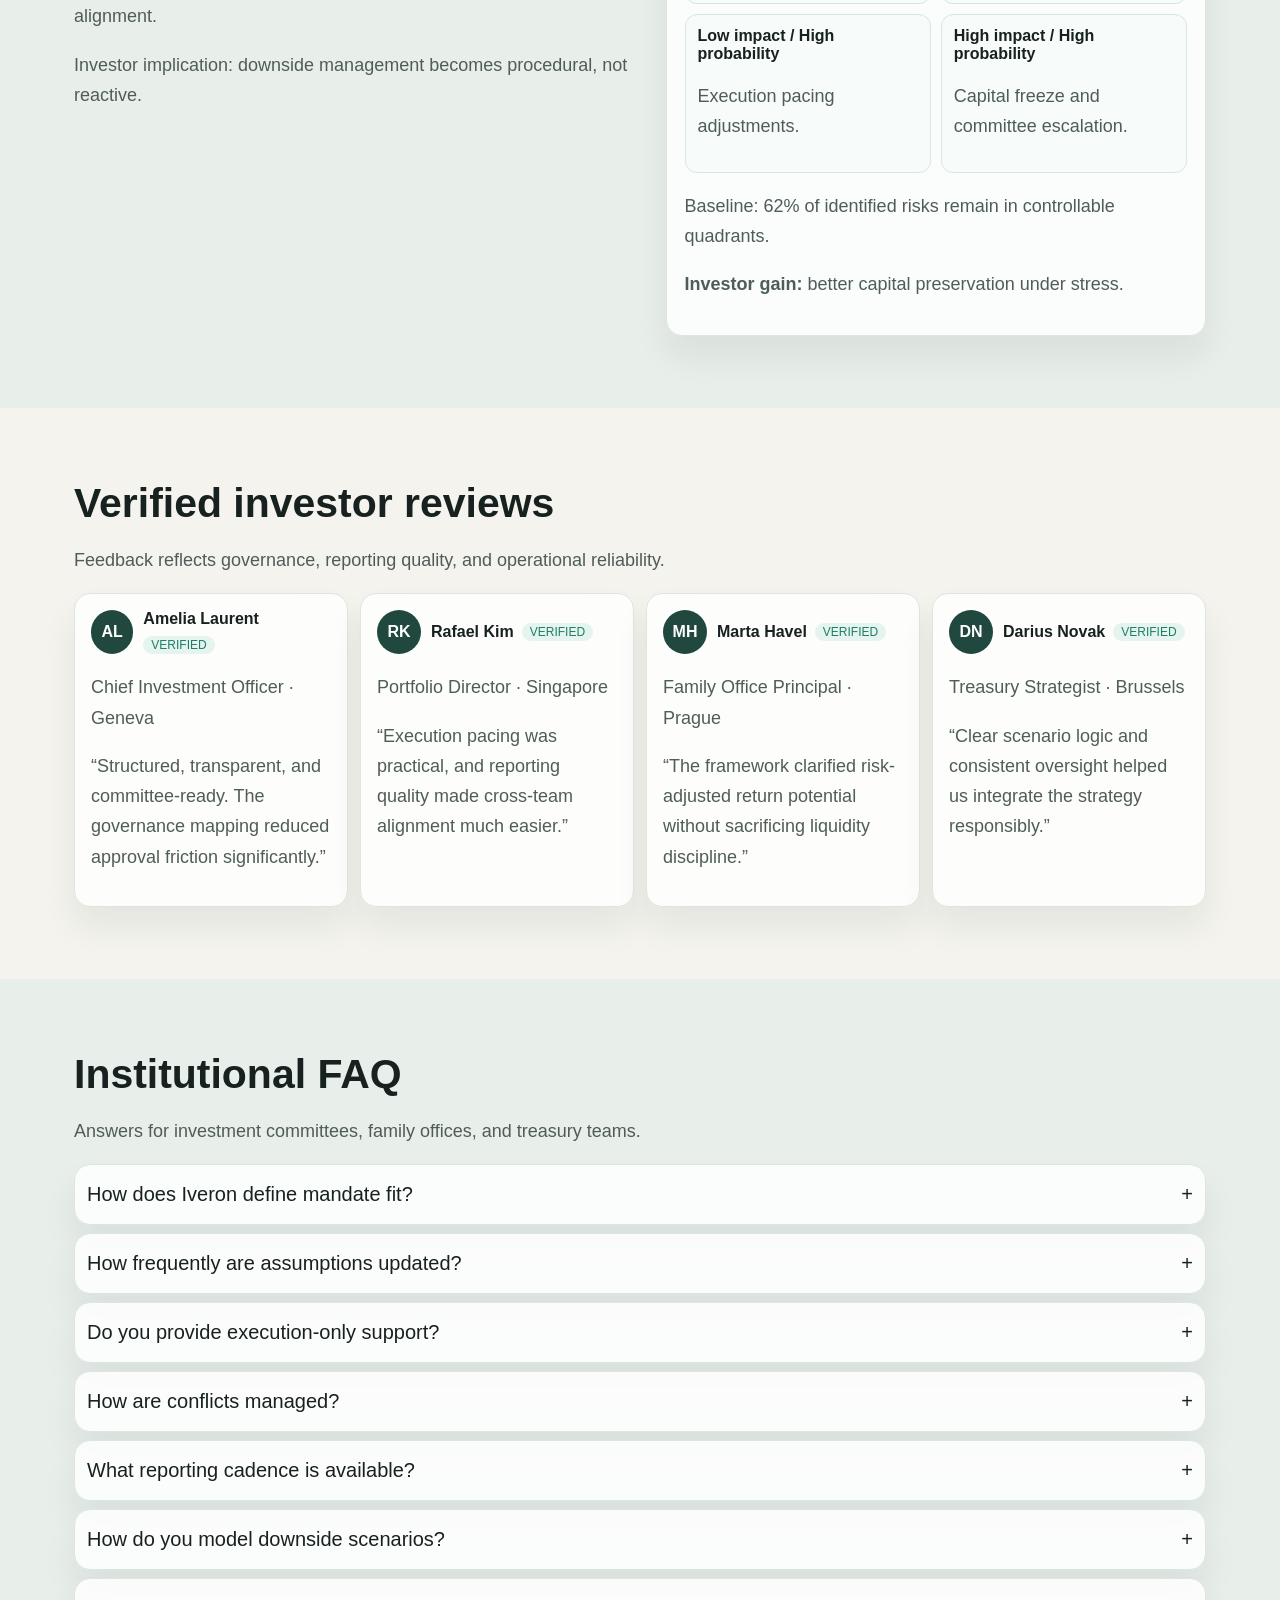
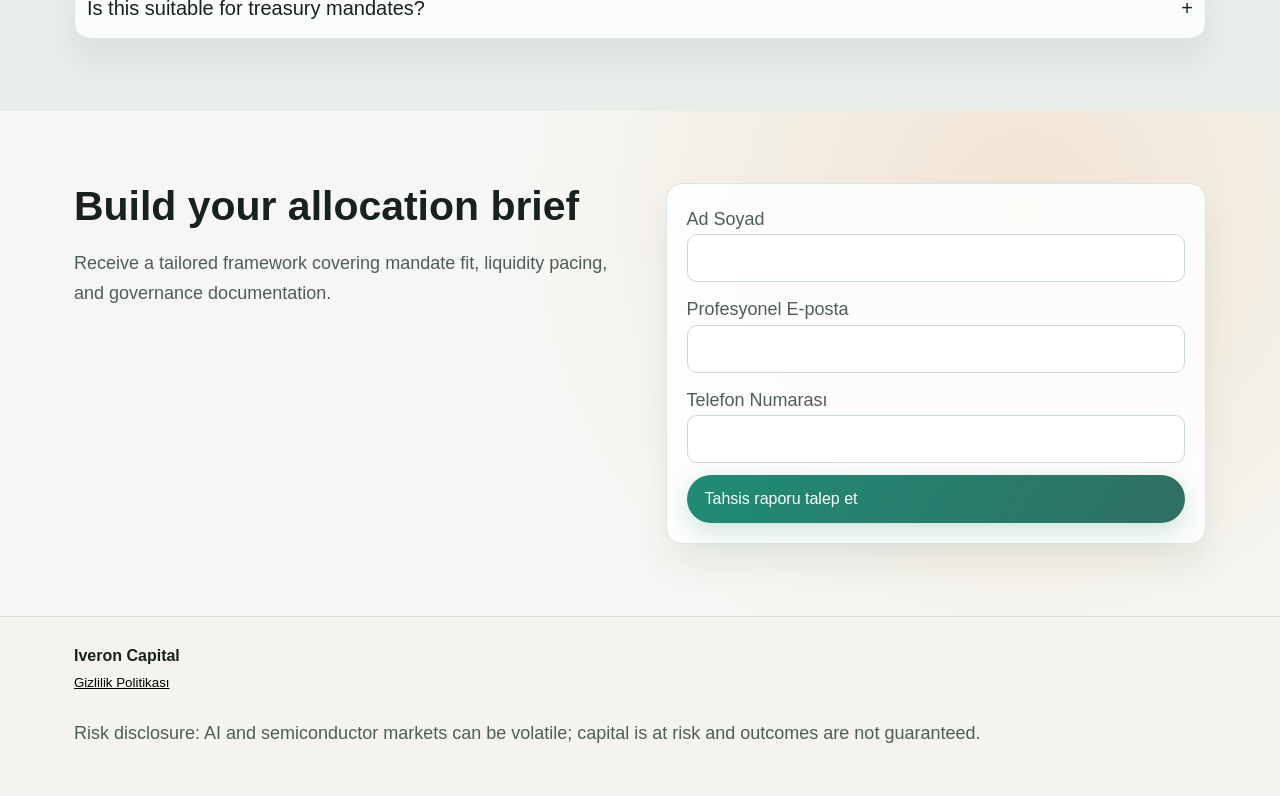
<file: tr/index.html>
<!doctype html>
<html lang="tr">
<head>
<meta charset="utf-8"><meta name="viewport" content="width=device-width,initial-scale=1">
<title>Iveron Capital | Türkçe | AI Infrastructure & Semiconductor Markets</title>
<meta name="description" content="Türkçe page for institutional AI Infrastructure & Semiconductor Markets allocation insights by Iveron Capital.">
<link rel="canonical" href="https://iveroncapital.com/tr/index.html">
<link rel="alternate" hreflang="en" href="https://iveroncapital.com/index.html">
<link rel="alternate" hreflang="de" href="https://iveroncapital.com/de/index.html">
<link rel="alternate" hreflang="fr" href="https://iveroncapital.com/fr/index.html">
<link rel="alternate" hreflang="es" href="https://iveroncapital.com/es/index.html">
<link rel="alternate" hreflang="it" href="https://iveroncapital.com/it/index.html">
<link rel="alternate" hreflang="tr" href="https://iveroncapital.com/tr/index.html">
<link rel="alternate" hreflang="pt" href="https://iveroncapital.com/pt/index.html">
<link rel="alternate" hreflang="ja" href="https://iveroncapital.com/jp/index.html">
<link rel="alternate" hreflang="sk" href="https://iveroncapital.com/sk/index.html">
<link rel="alternate" hreflang="en-BE" href="https://iveroncapital.com/be/index.html">
<link rel="alternate" hreflang="x-default" href="https://iveroncapital.com/index.html">
<meta property="og:title" content="Iveron Capital | Türkçe | AI Infrastructure & Semiconductor Markets"><meta property="og:description" content="Türkçe page for institutional AI Infrastructure & Semiconductor Markets allocation insights by Iveron Capital."><meta property="og:type" content="website"><meta property="og:url" content="https://iveroncapital.com/tr/index.html">
<meta name="twitter:card" content="summary_large_image"><meta name="twitter:title" content="Iveron Capital | Türkçe | AI Infrastructure & Semiconductor Markets"><meta name="twitter:description" content="Türkçe page for institutional AI Infrastructure & Semiconductor Markets allocation insights by Iveron Capital.">
<link rel="stylesheet" href="../assets/style.css">
<script type="application/ld+json">{"@context": "https://schema.org", "@graph": [{"@type": "Organization", "name": "Iveron Capital", "url": "https://iveroncapital.com", "sameAs": []}, {"@type": "WebSite", "name": "Iveron Capital", "url": "https://iveroncapital.com"}, {"@type": "FAQPage", "mainEntity": [{"@type": "Question", "name": "How does Iveron define mandate fit?", "acceptedAnswer": {"@type": "Answer", "text": "We map investment policy statements, liquidity constraints, and governance tolerances into explicit allocation bands before any execution recommendation is issued."}}, {"@type": "Question", "name": "How frequently are assumptions updated?", "acceptedAnswer": {"@type": "Answer", "text": "Core assumptions are refreshed monthly, while liquidity and event-risk overlays are updated intra-month when market structure changes."}}, {"@type": "Question", "name": "Do you provide execution-only support?", "acceptedAnswer": {"@type": "Answer", "text": "Yes. Institutions can request execution playbooks and reporting templates without adopting a full advisory engagement."}}, {"@type": "Question", "name": "How are conflicts managed?", "acceptedAnswer": {"@type": "Answer", "text": "Research, execution guidance, and reporting controls are separated through documented governance procedures and review logs."}}, {"@type": "Question", "name": "What reporting cadence is available?", "acceptedAnswer": {"@type": "Answer", "text": "Weekly tactical notes, monthly allocation dashboards, and quarterly committee packs are available in one reporting stack."}}, {"@type": "Question", "name": "How do you model downside scenarios?", "acceptedAnswer": {"@type": "Answer", "text": "We run stress pathways for valuation compression, supply-chain shocks, and policy dislocation, then attach control actions to each path."}}, {"@type": "Question", "name": "Is this suitable for treasury mandates?", "acceptedAnswer": {"@type": "Answer", "text": "Yes, when mandate language permits growth sleeves with defined liquidity rails and board-approved risk budgets."}}]}, {"@type": "Review", "author": {"@type": "Person", "name": "Amelia Laurent"}, "reviewBody": "Structured, transparent, and committee-ready. The governance mapping reduced approval friction significantly.", "reviewRating": {"@type": "Rating", "ratingValue": "5"}}, {"@type": "Review", "author": {"@type": "Person", "name": "Rafael Kim"}, "reviewBody": "Execution pacing was practical, and reporting quality made cross-team alignment much easier.", "reviewRating": {"@type": "Rating", "ratingValue": "5"}}, {"@type": "Review", "author": {"@type": "Person", "name": "Marta Havel"}, "reviewBody": "The framework clarified risk-adjusted return potential without sacrificing liquidity discipline.", "reviewRating": {"@type": "Rating", "ratingValue": "5"}}, {"@type": "Review", "author": {"@type": "Person", "name": "Darius Novak"}, "reviewBody": "Clear scenario logic and consistent oversight helped us integrate the strategy responsibly.", "reviewRating": {"@type": "Rating", "ratingValue": "5"}}]}</script>
<script defer src="../assets/app.js"></script>
</head>
<body data-lang="tr">
<header class="site-header"><div class="container header-wrap"><a class="brand" href="../index.html">Iveron Capital</a><nav class="desktop-nav" aria-label="Primary"><a href="#market">Market Thesis</a><a href="#model">Allocation Model</a><a href="#process">Execution Process</a><a href="#faq">Investor FAQ</a></nav><div class="header-right"><div class="lang-dropdown"><button class="lang-trigger" aria-expanded="false">Türkçe</button><div class="lang-menu"><a href="../index.html"><span class="flag"><svg viewBox='0 0 24 16' aria-hidden='true'><rect width='24' height='16' fill='#012169'/><path d='M0 0l24 16M24 0L0 16' stroke='#fff' stroke-width='3'/><path d='M0 0l24 16M24 0L0 16' stroke='#c8102e' stroke-width='1.5'/></svg></span>English</a>
<a href="../de/index.html"><span class="flag"><svg viewBox='0 0 24 16'><rect width='8' height='16' fill='#000'/><rect x='8' width='8' height='16' fill='#dd0000'/><rect x='16' width='8' height='16' fill='#ffce00'/></svg></span>Deutsch</a>
<a href="../fr/index.html"><span class="flag"><svg viewBox='0 0 24 16'><rect width='8' height='16' fill='#0055a4'/><rect x='8' width='8' height='16' fill='#fff'/><rect x='16' width='8' height='16' fill='#ef4135'/></svg></span>Français</a>
<a href="../es/index.html"><span class="flag"><svg viewBox='0 0 24 16'><rect width='24' height='16' fill='#c60b1e'/><rect y='4' width='24' height='8' fill='#ffc400'/></svg></span>Español</a>
<a href="../it/index.html"><span class="flag"><svg viewBox='0 0 24 16'><rect width='24' height='16' fill='#009246'/><rect x='8' width='8' height='16' fill='#fff'/><rect x='16' width='8' height='16' fill='#ce2b37'/></svg></span>Italiano</a>
<a href="../tr/index.html"><span class="flag"><svg viewBox='0 0 24 16'><rect width='24' height='16' fill='#e30a17'/><circle cx='10' cy='8' r='4' fill='#fff'/></svg></span>Türkçe</a>
<a href="../pt/index.html"><span class="flag"><svg viewBox='0 0 24 16'><rect width='24' height='16' fill='#006600'/><rect y='5' width='24' height='6' fill='#ff0000'/></svg></span>Português</a>
<a href="../jp/index.html"><span class="flag"><svg viewBox='0 0 24 16'><rect width='24' height='16' fill='#fff'/><circle cx='12' cy='8' r='4' fill='#bc002d'/></svg></span>日本語</a>
<a href="../sk/index.html"><span class="flag"><svg viewBox='0 0 24 16'><rect width='24' height='16' fill='#fff'/><rect y='6' width='24' height='4' fill='#0b4ea2'/><rect x='9' width='4' height='16' fill='#0b4ea2'/></svg></span>Slovenčina</a>
<a href="../be/index.html"><span class="flag"><svg viewBox='0 0 24 16'><rect width='8' height='16' fill='#000'/><rect x='8' width='8' height='16' fill='#ffd90c'/><rect x='16' width='8' height='16' fill='#ef3340'/></svg></span>Belgium</a></div></div><a class="btn btn-primary" href="#lead-form-hero">Tahsis raporu talep et</a><button class="burger" aria-label="Open menu" aria-expanded="false"><span></span><span></span><span></span></button></div></div></header>
<div class="mobile-drawer" aria-hidden="true"><div class="drawer-panel"><button class="drawer-close" aria-label="Close menu">×</button><nav class="drawer-nav"><a href="#market">Market Thesis</a><a href="#model">Allocation Model</a><a href="#process">Execution Process</a><a href="#faq">Investor FAQ</a></nav><div class="lang-dropdown mobile"><button class="lang-trigger" aria-expanded="false">Türkçe</button><div class="lang-menu"><a href="../index.html"><span class="flag"><svg viewBox='0 0 24 16' aria-hidden='true'><rect width='24' height='16' fill='#012169'/><path d='M0 0l24 16M24 0L0 16' stroke='#fff' stroke-width='3'/><path d='M0 0l24 16M24 0L0 16' stroke='#c8102e' stroke-width='1.5'/></svg></span>English</a>
<a href="../de/index.html"><span class="flag"><svg viewBox='0 0 24 16'><rect width='8' height='16' fill='#000'/><rect x='8' width='8' height='16' fill='#dd0000'/><rect x='16' width='8' height='16' fill='#ffce00'/></svg></span>Deutsch</a>
<a href="../fr/index.html"><span class="flag"><svg viewBox='0 0 24 16'><rect width='8' height='16' fill='#0055a4'/><rect x='8' width='8' height='16' fill='#fff'/><rect x='16' width='8' height='16' fill='#ef4135'/></svg></span>Français</a>
<a href="../es/index.html"><span class="flag"><svg viewBox='0 0 24 16'><rect width='24' height='16' fill='#c60b1e'/><rect y='4' width='24' height='8' fill='#ffc400'/></svg></span>Español</a>
<a href="../it/index.html"><span class="flag"><svg viewBox='0 0 24 16'><rect width='24' height='16' fill='#009246'/><rect x='8' width='8' height='16' fill='#fff'/><rect x='16' width='8' height='16' fill='#ce2b37'/></svg></span>Italiano</a>
<a href="../tr/index.html"><span class="flag"><svg viewBox='0 0 24 16'><rect width='24' height='16' fill='#e30a17'/><circle cx='10' cy='8' r='4' fill='#fff'/></svg></span>Türkçe</a>
<a href="../pt/index.html"><span class="flag"><svg viewBox='0 0 24 16'><rect width='24' height='16' fill='#006600'/><rect y='5' width='24' height='6' fill='#ff0000'/></svg></span>Português</a>
<a href="../jp/index.html"><span class="flag"><svg viewBox='0 0 24 16'><rect width='24' height='16' fill='#fff'/><circle cx='12' cy='8' r='4' fill='#bc002d'/></svg></span>日本語</a>
<a href="../sk/index.html"><span class="flag"><svg viewBox='0 0 24 16'><rect width='24' height='16' fill='#fff'/><rect y='6' width='24' height='4' fill='#0b4ea2'/><rect x='9' width='4' height='16' fill='#0b4ea2'/></svg></span>Slovenčina</a>
<a href="../be/index.html"><span class="flag"><svg viewBox='0 0 24 16'><rect width='8' height='16' fill='#000'/><rect x='8' width='8' height='16' fill='#ffd90c'/><rect x='16' width='8' height='16' fill='#ef3340'/></svg></span>Belgium</a></div></div><a class="btn btn-primary" href="#lead-form-hero">Tahsis raporu talep et</a></div></div>
<main>
<section class="hero section-glow"><div class="container hero-grid"><div><p class="eyebrow">Iveron Capital</p><h1>Yapay Zeka Altyapısı ve Yarı İletken Piyasaları: Kurumsal Tahsis Zekâsı</h1><p>Yapay Zeka Altyapısı ve Yarı İletken Piyasaları: Kurumsal Tahsis Zekâsı This page explains governance, liquidity and execution for institutional investors.</p><article class="target-card reveal"><h2>Hedef koridor</h2><p>Kurumsal senaryo planlaması için referans aralık, getiri garantisi değildir.</p><div class="target-values"><div><small>Monthly</small><strong>8%–15% monthly reference</strong></div><div><small>Annualized</small><strong>80%–200% annual reference</strong></div></div></article></div><div><form id="lead-form-hero" class="lead-form reveal"><h2>Yatırımcı görüşmesi planla</h2><label>Ad Soyad<input type="text" required></label><label>Profesyonel E-posta<input type="email" required></label><label>Telefon Numarası<input type="tel" required></label><button class="btn btn-primary" type="submit">Brifingi Al</button></form><section class="calculator reveal" aria-label="Projeksiyon hesaplayıcı"><h3>Projeksiyon hesaplayıcı</h3><div class="amount-rail"><span>Tutar</span><div class="segmented" role="group"><button class="amt active" data-amount="10000">$10,000</button><button class="amt" data-amount="50000">$50,000</button><button class="amt" data-amount="150000">$150,000</button></div></div><div class="months-rail"><span>3–24 ay</span><input id="months" type="range" min="3" max="24" value="12"><span id="months-pill">12 months</span></div><div class="results"><article class="result-card"><p>Düşük senaryo</p><strong data-rate="0.08">$0</strong><em>Gösterim amaçlı projeksiyon</em></article><article class="result-card"><p>Temel senaryo</p><strong data-rate="0.11">$0</strong><em>Gösterim amaçlı projeksiyon</em></article><article class="result-card"><p>Yüksek senaryo</p><strong data-rate="0.15">$0</strong><em>Gösterim amaçlı projeksiyon</em></article></div></section></div></div></section>
<section class="kpi-strip"><div class="container"><h2>Institutional KPI strip</h2><p>A consolidated view of market depth and strategy behavior keeps committees aligned.</p><div class="kpi-grid"><article><small>Addressable capex wave</small><strong>$480B</strong><p>Baseline global estimate</p><span>Investor gain: earlier allocation windows.</span></article><article><small>Liquidity coverage ratio</small><strong>2.9x</strong><p>Benchmark: 1.8x diversified tech basket</p><span>Investor gain: better rebalancing capacity.</span></article><article><small>Policy-aligned reporting</small><strong>96%</strong><p>Threshold: 90% committee target</p><span>Investor gain: smoother governance approval.</span></article></div></div></section>
<section id="market" class="section alt"><div class="container split"><div><h2>Why this market matters now</h2><p>AI demand has moved from narrative to procurement cycles; semiconductor capacity is now strategic infrastructure.</p><p>Procurement lead-times, foundry utilization, and power-constrained compute deployment create a measurable allocation edge when monitored as one system. We link each driver to mandate fit, expected liquidity windows, and compliance checkpoints.</p><p class="implication">Investor implication: allocate against observable infrastructure demand rather than headline momentum.</p></div><div class="allocation-bars reveal"><h3>Allocation composition</h3><div class="stack" style="--a:42;--b:33;--c:25"><span>Core fabs 42%</span><span>AI compute 33%</span><span>Design IP 25%</span></div><p>Benchmark mix: 35/25/40. Overweighting compute where supply visibility is highest raises capital efficiency.</p><p><strong>Investor gain:</strong> better balance between growth capture and liquidity resilience.</p></div></div></section>
<section id="model" class="section"><div class="container split reverse"><div class="radials reveal"><h3>Governance readiness indicators</h3><div class="rings"><div class="ring" style="--p:78"><span>78%</span><small>Reporting maturity<br>Baseline 60%</small></div><div class="ring" style="--p:84"><span>84%</span><small>Execution control<br>Baseline 67%</small></div></div><p>Scores combine documentation depth, escalation policy, and execution auditability.</p><p><strong>Investor gain:</strong> clearer decision rights and faster committee sign-off.</p></div><div><h2>Allocation model architecture</h2><p>We combine governance filters, liquidity ladders, and scenario envelopes into one mandate-fit model.</p><p>The model tiers exposure across strategic core, tactical satellite, and liquidity reserve layers. Each layer carries explicit turnover limits, benchmark references, and downside control triggers. Capital is sequenced to preserve optionality during policy or supply shocks.</p><p class="implication">Investor implication: a repeatable framework that scales across CIO, treasury, and family office mandates.</p></div></div></section>
<section id="process" class="section alt"><div class="container"><h2>Execution process and timeline</h2><p>A sequenced deployment model reduces timing risk and preserves policy compliance.</p><div class="timeline reveal"><article><h3>Week 1–2</h3><p>Mandate diagnostics, liquidity map, and governance checklists.</p><span>Deliverable: Allocation policy matrix.</span></article><article><h3>Week 3–5</h3><p>Scenario tests across base, compression, and accelerated demand paths.</p><span>Deliverable: risk-adjusted return envelope.</span></article><article><h3>Week 6–8</h3><p>Execution playbook with compliance gates and reporting templates.</p><span>Deliverable: committee-ready deployment pack.</span></article></div><p class="implication">Investor implication: quantified milestones reduce implementation drift and decision latency.</p></div></section>
<section class="section"><div class="container split"><div><h2>Performance context vs baseline</h2><p>Relative positioning matters more than standalone returns in institutional reviews.</p><p>Performance is displayed against explicit baselines: broad tech index, semiconductor benchmark, and mandate-specific hurdle rate. This structure isolates true alpha from beta exposure and style drift.</p><p class="implication">Investor implication: better attribution quality for reallocation decisions.</p></div><div class="compare-bars reveal"><h3>12-month return distribution</h3><div><label>Iveron model <b>26%</b></label><div class="bar"><i style="width:74%"></i><u style="left:58%">Market 18%</u></div></div><div><label>Drawdown profile <b>-9%</b></label><div class="bar"><i style="width:36%"></i><u style="left:52%">Market -13%</u></div></div><p>Benchmark markers indicate where excess return is captured with lower downside amplitude.</p><p><strong>Investor gain:</strong> stronger risk-adjusted return quality.</p></div></div></section>
<section class="section mesh"><div class="container split reverse"><div class="waterfall reveal"><h3>Value creation drivers</h3><div class="wf-step"><span>Demand acceleration</span><b>+9.2%</b></div><div class="wf-step"><span>Capacity discipline</span><b>+5.1%</b></div><div class="wf-step"><span>Policy friction</span><b>-2.3%</b></div><div class="wf-step total"><span>Net effect</span><b>+12.0%</b></div><p>Each driver is benchmarked against a five-year median path.</p><p><strong>Investor gain:</strong> clearer timing signals for incremental allocation.</p></div><div><h2>Research insights dashboard</h2><p>Drivers are decomposed to show what is cyclical, structural, and execution-sensitive.</p><p>Our insight layer links order-book data, hyperscaler capex guidance, and inventory velocity into one narrative model. By separating structural and cyclical factors, committees can justify tactical tilts without compromising long-term policy integrity.</p><p class="implication">Investor implication: deeper conviction for both scaling and de-risking actions.</p></div></div></section>
<section class="section alt"><div class="container split"><div><h2>Risk matrix and controls</h2><p>Every upside thesis is paired with a predefined control response and reporting trigger.</p><p>Risk governance maps probability and portfolio impact inside a 2x2 control matrix. Every quadrant has predefined actions, escalation owners, and communication cadence to maintain compliance alignment.</p><p class="implication">Investor implication: downside management becomes procedural, not reactive.</p></div><div class="risk-matrix reveal"><h3>Risk matrix</h3><div class="matrix"><div><b>Low impact / Low probability</b><p>Routine monitoring, monthly review.</p></div><div><b>High impact / Low probability</b><p>Hedge overlays, contingent approvals.</p></div><div><b>Low impact / High probability</b><p>Execution pacing adjustments.</p></div><div><b>High impact / High probability</b><p>Capital freeze and committee escalation.</p></div></div><p>Baseline: 62% of identified risks remain in controllable quadrants.</p><p><strong>Investor gain:</strong> better capital preservation under stress.</p></div></div></section>
<section class="section"><div class="container"><h2>Verified investor reviews</h2><p>Feedback reflects governance, reporting quality, and operational reliability.</p><div class="reviews"><article class="review-card reveal"><div class="review-head"><div class="avatar">AL</div><div class="meta"><strong>Amelia Laurent</strong><span class="verified">VERIFIED</span></div></div><p class="title">Chief Investment Officer · Geneva</p><p>“Structured, transparent, and committee-ready. The governance mapping reduced approval friction significantly.”</p></article>
<article class="review-card reveal"><div class="review-head"><div class="avatar">RK</div><div class="meta"><strong>Rafael Kim</strong><span class="verified">VERIFIED</span></div></div><p class="title">Portfolio Director · Singapore</p><p>“Execution pacing was practical, and reporting quality made cross-team alignment much easier.”</p></article>
<article class="review-card reveal"><div class="review-head"><div class="avatar">MH</div><div class="meta"><strong>Marta Havel</strong><span class="verified">VERIFIED</span></div></div><p class="title">Family Office Principal · Prague</p><p>“The framework clarified risk-adjusted return potential without sacrificing liquidity discipline.”</p></article>
<article class="review-card reveal"><div class="review-head"><div class="avatar">DN</div><div class="meta"><strong>Darius Novak</strong><span class="verified">VERIFIED</span></div></div><p class="title">Treasury Strategist · Brussels</p><p>“Clear scenario logic and consistent oversight helped us integrate the strategy responsibly.”</p></article></div></div></section>
<section id="faq" class="section alt"><div class="container"><h2>Institutional FAQ</h2><p>Answers for investment committees, family offices, and treasury teams.</p><div class="faq"><div class="faq-item"><button class="faq-q" aria-expanded="false">How does Iveron define mandate fit?<span>+</span></button><div class="faq-a"><p>We map investment policy statements, liquidity constraints, and governance tolerances into explicit allocation bands before any execution recommendation is issued.</p></div></div>
<div class="faq-item"><button class="faq-q" aria-expanded="false">How frequently are assumptions updated?<span>+</span></button><div class="faq-a"><p>Core assumptions are refreshed monthly, while liquidity and event-risk overlays are updated intra-month when market structure changes.</p></div></div>
<div class="faq-item"><button class="faq-q" aria-expanded="false">Do you provide execution-only support?<span>+</span></button><div class="faq-a"><p>Yes. Institutions can request execution playbooks and reporting templates without adopting a full advisory engagement.</p></div></div>
<div class="faq-item"><button class="faq-q" aria-expanded="false">How are conflicts managed?<span>+</span></button><div class="faq-a"><p>Research, execution guidance, and reporting controls are separated through documented governance procedures and review logs.</p></div></div>
<div class="faq-item"><button class="faq-q" aria-expanded="false">What reporting cadence is available?<span>+</span></button><div class="faq-a"><p>Weekly tactical notes, monthly allocation dashboards, and quarterly committee packs are available in one reporting stack.</p></div></div>
<div class="faq-item"><button class="faq-q" aria-expanded="false">How do you model downside scenarios?<span>+</span></button><div class="faq-a"><p>We run stress pathways for valuation compression, supply-chain shocks, and policy dislocation, then attach control actions to each path.</p></div></div>
<div class="faq-item"><button class="faq-q" aria-expanded="false">Is this suitable for treasury mandates?<span>+</span></button><div class="faq-a"><p>Yes, when mandate language permits growth sleeves with defined liquidity rails and board-approved risk budgets.</p></div></div></div></div></section>
<section class="section final-cta"><div class="container split"><div><h2>Build your allocation brief</h2><p>Receive a tailored framework covering mandate fit, liquidity pacing, and governance documentation.</p></div><form class="lead-form"><label>Ad Soyad<input type="text" required></label><label>Profesyonel E-posta<input type="email" required></label><label>Telefon Numarası<input type="tel" required></label><button class="btn btn-primary" type="submit">Tahsis raporu talep et</button></form></div></section>
</main>
<footer><div class="container foot"><strong>Iveron Capital</strong><button class="privacy-link" data-modal-open>Gizlilik Politikası</button><p>Risk disclosure: AI and semiconductor markets can be volatile; capital is at risk and outcomes are not guaranteed.</p></div></footer>
<div class="modal" id="privacy-modal" aria-hidden="true"><div class="modal-box" role="dialog" aria-modal="true" aria-label="Gizlilik Politikası"><button class="modal-x" data-modal-close aria-label="Close">×</button><h2>Gizlilik Politikası</h2><div class="modal-body"><h3>Introduction</h3><p>Iveron Capital processes personal and professional contact information to provide institutional briefings and mandated communications.</p><h3>Data collection</h3><p>We collect name, business email, phone number, usage analytics, and request history submitted through website forms.</p><h3>Legal basis</h3><p>Processing relies on consent, legitimate interest for institutional communication, and compliance with regulatory obligations.</p><h3>Cookies</h3><p>Cookies support session continuity, language display preferences, and aggregated traffic analytics. You can manage browser preferences at any time.</p><h3>Retention</h3><p>Contact records are retained only as long as necessary for advisory inquiry handling, compliance logging, and legal recordkeeping duties.</p><h3>Third-party sharing</h3><p>Data may be shared with vetted service providers under confidentiality and data-processing agreements.</p><h3>Security</h3><p>We apply encryption in transit, role-based access control, audit logs, and regular security review procedures.</p><h3>User rights</h3><p>Users may request access, correction, deletion, restriction, and objection rights according to applicable law.</p><h3>International transfers</h3><p>Cross-border transfers use contractual safeguards and documented controls aligned with international data protection frameworks.</p><h3>Industry risk disclosure</h3><p>Market materials describe risk scenarios for AI infrastructure and semiconductor assets; they do not constitute guaranteed outcomes.</p><h3>Contact</h3><p>For privacy inquiries, contact privacy@iveroncapital.com.</p></div><div class="modal-footer"><button class="btn" data-modal-close>Close</button></div></div></div>
</body></html>
</file>
<file: assets/style.css>
:root{--bg:#f4f3ee;--bg2:#fdfcf8;--ink:#17211f;--muted:#4f5d58;--card:#ffffffd9;--accent:#1f8c74;--accent2:#d58b3a;--radius:16px;--btn-height:48px;}
*{box-sizing:border-box;min-width:0}html,body{margin:0;overflow-x:hidden;font-family:Inter,Segoe UI,Arial,sans-serif;background:var(--bg);color:var(--ink)}
p,li,label,.faq-a{font-size:18px;line-height:1.68;color:var(--muted)}
.container{max-width:1180px;margin:0 auto;padding-inline:24px}.section,.hero,.kpi-strip,footer{overflow:clip;position:relative}
.site-header{position:sticky;top:0;z-index:80;background:#f4f3eee3;backdrop-filter:blur(12px);border-bottom:1px solid #dce4df}.header-wrap{display:flex;justify-content:space-between;align-items:center;gap:20px;padding:14px 24px}.brand{font-weight:700;color:var(--ink);text-decoration:none}
.desktop-nav{display:flex;gap:24px}.desktop-nav a{text-decoration:none;color:var(--ink)}.header-right{display:flex;align-items:center;gap:12px}
.btn,.lang-trigger{height:var(--btn-height);padding:0 18px;border-radius:999px;border:1px solid #b6c8c1;background:#fff;color:var(--ink);font-size:16px;cursor:pointer;text-decoration:none;display:inline-flex;align-items:center}
.btn-primary{background:linear-gradient(120deg,var(--accent),#2f6f63);border:0;color:#fff;box-shadow:0 8px 24px #1f8c7438}
.lang-dropdown{position:relative}.lang-menu{position:absolute;right:0;top:calc(100% + 8px);background:#fff;border:1px solid #d8e1dc;border-radius:14px;padding:8px;display:none;min-width:220px;box-shadow:0 24px 40px #001a1320}.lang-dropdown.open .lang-menu{display:block}
.lang-menu a{display:flex;align-items:center;gap:10px;padding:8px 10px;border-radius:10px;color:var(--ink);text-decoration:none}.lang-menu a:hover{background:#eef6f3}.flag svg{width:22px;height:14px;border-radius:3px;box-shadow:0 0 0 1px #0001}
.burger{display:none;flex-direction:column;gap:4px;border:0;background:transparent}.burger span{width:22px;height:2px;background:#263834}
.mobile-drawer{position:fixed;inset:0;background:#07100ba3;display:none;z-index:90}.mobile-drawer.open{display:block}.drawer-panel{margin-left:auto;width:min(360px,92vw);height:100%;background:#fff;padding:18px;display:flex;flex-direction:column;gap:16px}.drawer-nav{display:flex;flex-direction:column;gap:10px}.drawer-nav a{text-decoration:none;color:var(--ink)}.drawer-close{align-self:flex-end;border:0;background:transparent;font-size:28px}
.hero{padding:72px 0;background:radial-gradient(circle at 15% 10%,#92c8b833,transparent 40%),radial-gradient(circle at 85% 30%,#d58b3a24,transparent 38%),linear-gradient(180deg,var(--bg2),var(--bg))}
.hero-grid{display:grid;grid-template-columns:1.15fr 1fr;gap:32px;align-items:start}.eyebrow{text-transform:uppercase;letter-spacing:.09em;font-size:14px}h1{font-size:clamp(36px,4.4vw,60px);line-height:1.06;margin:.2em 0}
h2{font-size:clamp(30px,3.2vw,42px);margin:0 0 12px}.target-card,.lead-form,.calculator,.kpi-grid article,.allocation-bars,.radials,.compare-bars,.waterfall,.risk-matrix,.review-card,.faq-item,.modal-box{background:var(--card);border:1px solid #dbe6e1;border-radius:var(--radius);box-shadow:0 20px 34px #19362d12}
.target-card,.lead-form,.calculator{padding:20px}.target-values{display:grid;grid-template-columns:1fr 1fr;gap:12px}.target-values div{padding:12px;border-radius:12px;background:linear-gradient(180deg,#f7fcfa,#edf6f2);border:1px solid #d6e8e1}
.lead-form{display:flex;flex-direction:column;gap:12px}.lead-form input{width:100%;height:48px;border:1px solid #c9d9d3;border-radius:10px;padding:0 12px;font-size:17px}
.calculator{margin-top:14px}.amount-rail{display:grid;gap:8px}.segmented{display:grid;grid-template-columns:repeat(3,1fr);background:#ecf4f1;border-radius:999px;padding:4px}.segmented button{height:40px;border:0;border-radius:999px;background:transparent}.segmented .active{background:#fff;box-shadow:0 4px 10px #0001}
.months-rail{display:grid;grid-template-columns:auto 1fr auto;align-items:center;gap:10px;margin:14px 0}input[type=range]{appearance:none;height:8px;border-radius:999px;background:#d6e6e0}input[type=range]::-webkit-slider-thumb{appearance:none;width:20px;height:20px;border-radius:50%;background:var(--accent);box-shadow:0 0 0 4px #1f8c742e}
#months-pill{padding:6px 10px;background:#eef6f3;border-radius:999px;font-size:14px}.results{display:grid;grid-template-columns:repeat(auto-fit,minmax(240px,1fr));gap:12px}.result-card{padding:14px;border-radius:12px;background:linear-gradient(180deg,#fff,#f2f8f6);border:1px solid #d6e6e0}.result-card strong{display:block;white-space:nowrap;font-variant-numeric:tabular-nums;font-size:clamp(22px,2.2vw,32px);line-height:1.1;letter-spacing:0;color:#0f473c}
.section{padding:72px 0}.alt{background:#e8eeea}.mesh{background:linear-gradient(120deg,#fdfcf8,#eaf2ee)}.split{display:grid;grid-template-columns:1.05fr 1fr;gap:24px;align-items:start}.split.reverse{grid-template-columns:1fr 1.05fr}
.kpi-strip{padding:52px 0;background:linear-gradient(90deg,#1d3b34,#23473f);color:#eef7f4}.kpi-strip p,.kpi-strip h2{color:#eef7f4}.kpi-grid{display:grid;grid-template-columns:repeat(auto-fit,minmax(260px,1fr));gap:12px}.kpi-grid article{padding:16px;background:linear-gradient(180deg,#2b5a50,#22453d);border-color:#3b675f}.kpi-grid strong{font-size:36px;color:#fff}
.allocation-bars,.radials,.compare-bars,.waterfall,.risk-matrix{padding:18px}.stack{height:52px;border-radius:999px;display:grid;grid-template-columns:calc(var(--a)*1%) calc(var(--b)*1%) calc(var(--c)*1%);overflow:hidden;border:1px solid #c7d8d2}.stack span{display:flex;align-items:center;justify-content:center;font-size:12px;color:#fff}.stack span:nth-child(1){background:#2e7465}.stack span:nth-child(2){background:#4ba089}.stack span:nth-child(3){background:#d58b3a}
.rings{display:flex;gap:12px;flex-wrap:wrap}.ring{width:170px;aspect-ratio:1;border-radius:50%;display:grid;place-items:center;background:conic-gradient(var(--accent) calc(var(--p)*1%),#d9e8e2 0);position:relative}.ring:before{content:'';position:absolute;inset:16px;background:#fff;border-radius:50%}.ring span,.ring small{position:relative;text-align:center}
.timeline{display:grid;grid-template-columns:repeat(auto-fit,minmax(240px,1fr));gap:12px}.timeline article{padding:16px;background:#fff;border:1px solid #d5e4df;border-radius:14px;position:relative}.timeline article:before{content:'';position:absolute;left:-6px;top:22px;width:12px;height:12px;border-radius:50%;background:var(--accent)}
.compare-bars .bar{height:16px;background:#deebe6;border-radius:999px;position:relative;overflow:visible}.compare-bars .bar i{display:block;height:100%;background:linear-gradient(90deg,var(--accent),#54b099);border-radius:999px}.compare-bars .bar u{position:absolute;top:-22px;text-decoration:none;font-size:12px;color:#415c55}
.wf-step{display:flex;justify-content:space-between;padding:10px 12px;background:#f4f8f6;border-radius:10px;border:1px solid #d8e5e0}.wf-step.total{background:#1f8c74;color:#fff}
.matrix{display:grid;grid-template-columns:1fr 1fr;gap:10px}.matrix div{padding:12px;border-radius:12px;border:1px solid #d7e6e0;background:#f7fbf9}
.reviews{display:grid;grid-template-columns:repeat(auto-fit,minmax(240px,1fr));gap:12px}.review-card{padding:16px}.review-head{display:flex;align-items:center;gap:10px}.avatar{width:44px;height:44px;border-radius:50%;display:grid;place-items:center;background:#20483f;color:#fff;font-weight:700}.meta{display:flex;align-items:center;gap:8px;flex-wrap:wrap}.verified{font-size:12px;padding:2px 8px;border-radius:999px;background:#e5f4ee;color:#1f7e68}
.faq{display:grid;gap:8px}.faq-item{padding:4px 12px}.faq-q{width:100%;display:flex;justify-content:space-between;align-items:center;border:0;background:transparent;padding:14px 0;font-size:20px;color:#17211f;text-align:left}.faq-a{max-height:0;overflow:hidden;transition:max-height .3s ease}.faq-item.open .faq-a{max-height:160px}
.final-cta{background:radial-gradient(circle at 80% 20%,#d58b3a2c,transparent 45%),#f6f7f4}
footer{padding:30px 0;border-top:1px solid #d4e1dc}.foot{display:grid;gap:10px}.privacy-link{padding:0;border:0;background:none;text-decoration:underline;cursor:pointer;width:max-content}
.modal{position:fixed;inset:0;background:#06100bba;display:none;z-index:95}.modal.open{display:grid;place-items:center}.modal-box{width:min(760px,94vw);max-height:88vh;display:flex;flex-direction:column;padding:18px}.modal-body{overflow:auto;padding-right:8px}.modal-x{align-self:flex-end;border:0;background:none;font-size:30px}.modal-footer{display:flex;justify-content:flex-start;padding-top:10px}
.reveal{opacity:0;transform:translateY(16px);transition:opacity .5s,transform .5s}.reveal.visible{opacity:1;transform:none}
@media (max-width:900px){.desktop-nav,.header-right>a,.header-right>.lang-dropdown{display:none}.burger{display:flex}.hero-grid,.split,.split.reverse{grid-template-columns:1fr}.container{padding-inline:20px}.section{padding:56px 0}}
</file>
